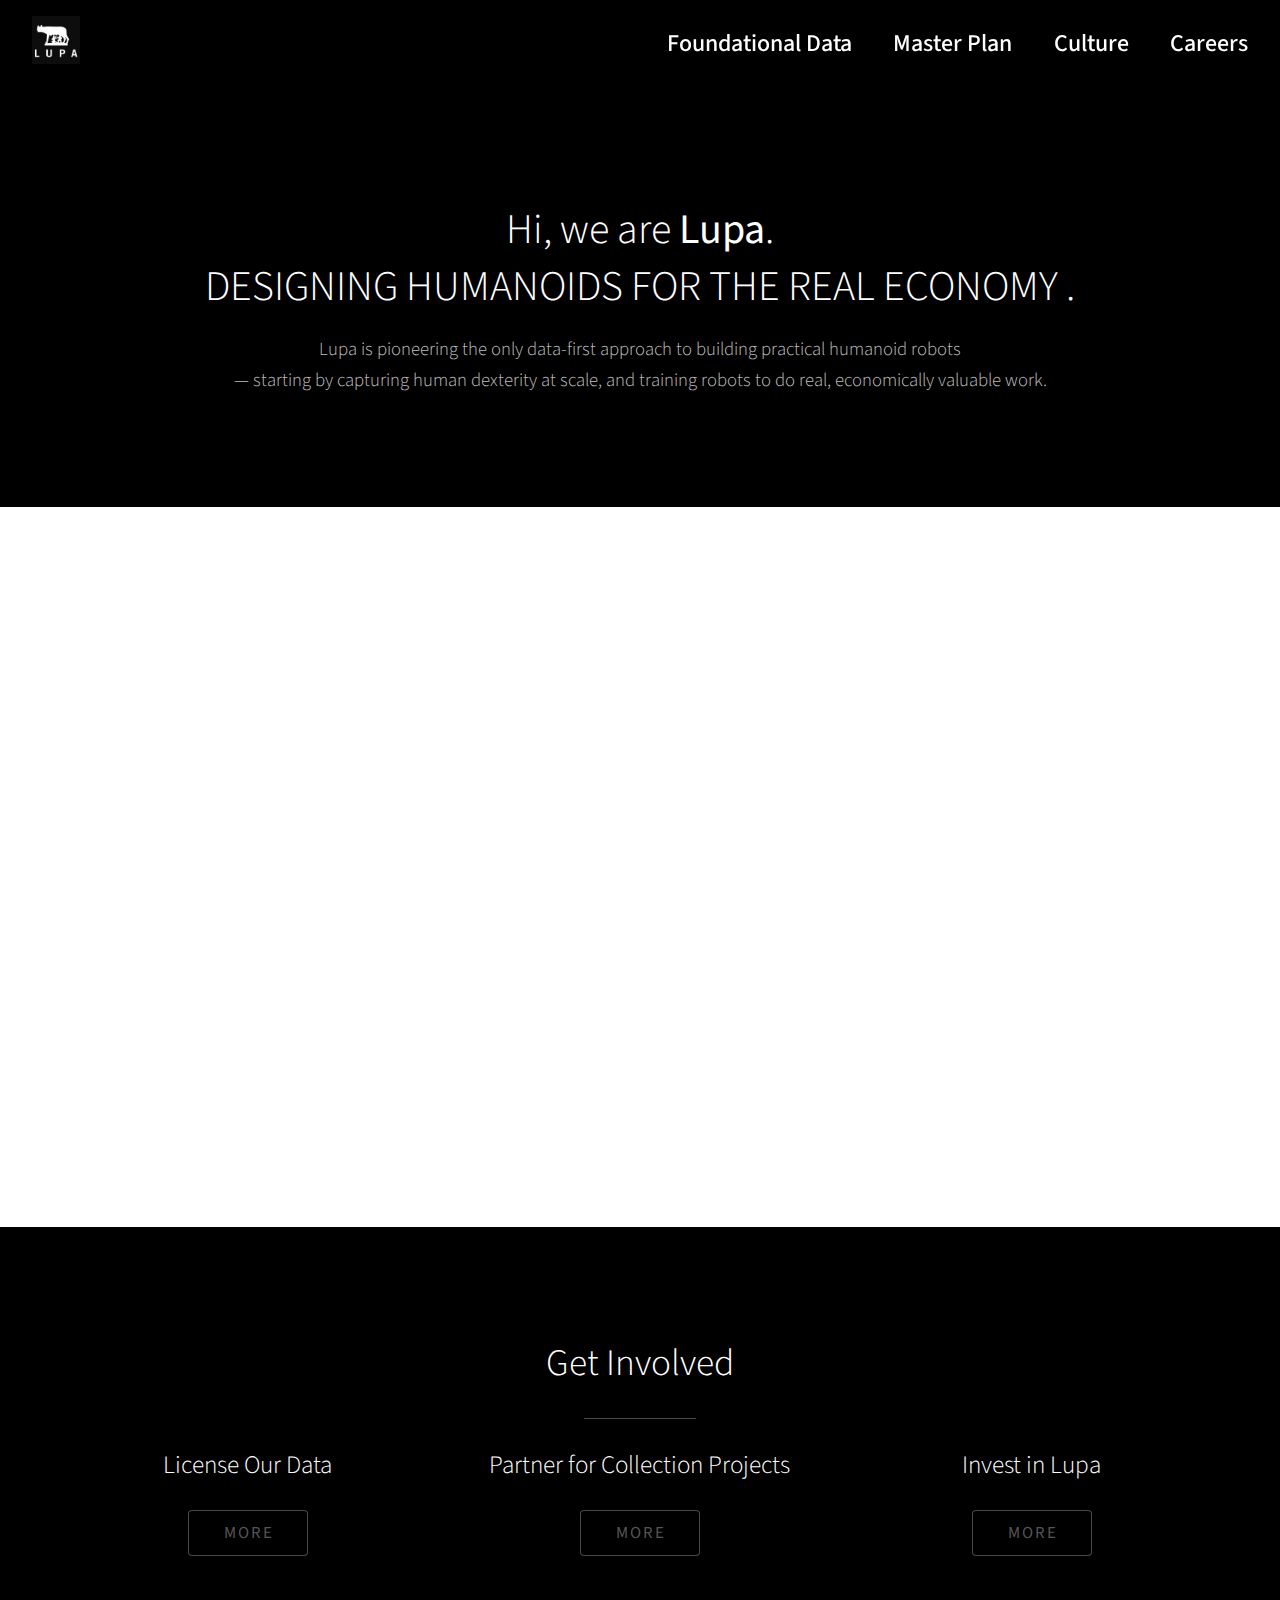
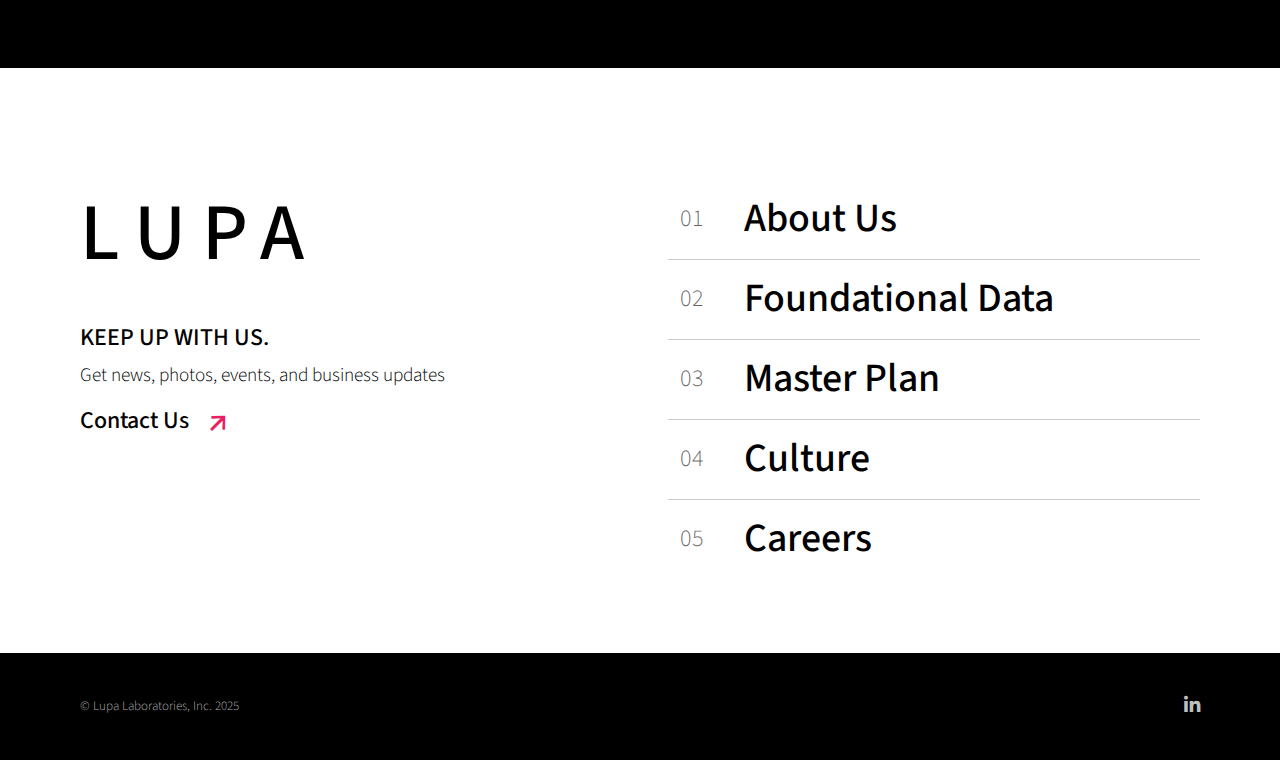
<file: index.html>
<!DOCTYPE HTML>
 
<html>
	<head>
		<title>Lupa Gloves</title>
		<meta charset="utf-8" />
		<meta name="viewport" content="width=device-width, initial-scale=1, user-scalable=no" />
		<link rel="stylesheet" href="assets/css/main.css" />
		<noscript><link rel="stylesheet" href="assets/css/noscript.css" /></noscript>
		<link
			rel="stylesheet"
			href="https://cdnjs.cloudflare.com/ajax/libs/font-awesome/6.4.0/css/all.min.css"
			integrity="sha512-…"
			crossorigin="anonymous"
			referrerpolicy="no-referrer"
		/>
	</head>
	<body class="is-preload">


			<header class="site-header">
				<div class="inner">
 					<a href="index.html" class="site-logo">
						<img src="assets/css/images/Logo.png" alt="Foundation Logo">
					</a>
 					 

 					<button class="hamburger" id="hamburgerBtn" aria-label="Open menu">
						<span></span><span></span><span></span>
					</button>

 					<nav class="site-nav">
					<ul>
						<li><a href="Foundational_data.html">Foundational Data</a></li>
						<li><a href="Master_plan.html">Master Plan</a></li>
						<li><a href="Culture.html">Culture</a></li>
						<li><a href="Careers.html">Careers</a></li>
					</ul>
					</nav>
				</div>

 				<nav class="mobile-nav" id="mobileNav">
					<button class="mobile-close" id="closeMobileNav" aria-label="Close menu">&times;</button>
					<ul>
						<li><a href="Foundational_data.html">Foundational Data</a></li>
						<li><a href="Master_plan.html">Master Plan</a></li>
						<li><a href="Culture.html">Culture</a></li>
						<li><a href="Careers.html">Careers</a></li>
					</ul>
				</nav>

			</header>

		<!-- Header -->
			<section id="header">
				<div class="inner">
			 
					<h1>Hi, we are <strong>Lupa</strong>. <br/> DESIGNING HUMANOIDS FOR THE REAL ECONOMY
					 </a>.</h1>

					
					<p>Lupa is pioneering the only data-first approach to building practical humanoid robots<br />
					— starting by capturing human dexterity at scale, and training robots to do real, economically valuable work.</p>
					 
				</div>
			</section>

		<!-- One -->
		<section id="one" class="main" style="padding: 0; margin: 0;">
			<div style="position: relative; width: 100%; padding-bottom: 56.25%; height: 0; overflow: hidden;">
			  <iframe 
				src="https://www.youtube.com/embed/QW-WlK9_MuI" 
				frameborder="0" 
				allow="autoplay; encrypted-media; fullscreen" 
				allowfullscreen 
				style="position: absolute; top: 0; left: 0; width: 100%; height: 100%;">
			  </iframe>
			</div>
		  </section>

<!-- 		 
			<section id="two" class="main style1 special">
				<div class="container">
 					<header class="major">
						<h2>OUR VALUES</h2>
					</header>

 					<div class="values-grid">
 						<div class="value-item">
							<span class="icon solid style1 major fa-code"></span>
							<h3>Solve the Bottleneck First</h3>
							<p>The core challenge isn't building hands, but teaching them. We prioritize collecting the data that will make robots truly useful, instead of skipping straight to hardware.</p>
						</div>
 						<div class="value-item">
							<span class="icon solid style2 major fa-bolt"></span>
							<h3>Speed with Substance</h3>
							<p> We move quickly, but never at the expense of building systems that can scale to thousands of real-world deployments.</p>
						</div>
 						<div class="value-item">
							<span class="icon solid style3 major fa-camera-retro"></span>
							<h3>Mission-Driven Engineering</h3>
							<p>Our work begins and ends with one purpose: to strengthen Americas industrial capacity and ensure economic resilience.
</p>
						</div>
 						<div class="value-item">
							<span class="icon solid style4 major fa-cog"></span>
							<h3>Radical Practicality</h3>
							<p>We choose solutions that work outside the lab. We focus on training robots that adapt to messy, unpredictable, human environments.</p>
						</div>
 						<div class="value-item">
							<span class="icon solid style5 major fa-desktop"></span>
							<h3>Build What Matters Most</h3>
							<p>We keep our eyes on what will matter in 10, 20, 30 years: robots that multiply productive capacity, protect supply chains, and secure strategic advantage — not incremental gadgets.</p>
						</div>
					 
					</div>
				</div>
			</section> -->


		<!-- Three -->
		<section id="three" class="main style1 special">
			<div class="container">
				<header class="major">
					<h2>Get Involved</h2>
				</header>
				 <div class="row gtr-150">
					<div class="col-4 col-12-medium">
						 <h3>License Our Data</h3>
						<ul class="actions special">
							<li><a href="https://forms.gle/X7XNd62VMEFLkJse7" class="button">More</a></li>
						</ul>
					</div>
					<div class="col-4 col-12-medium">
						 <h3>Partner for Collection Projects</h3>
						<ul class="actions special">
							<li><a href="https://forms.gle/BxB1VJLhaoxtvJhd6" class="button">More</a></li>
						</ul>
					</div>
					<div class="col-4 col-12-medium">
						 <h3>Invest in Lupa</h3>
						<ul class="actions special">
							<li><a href="https://forms.gle/c6SVmATaDXQ9voHC8" class="button">More</a></li>
						</ul>
					</div>
				</div>
			</div>
		</section>

		<!-- bottom menu -->
		 <section id="every-page-bottom-menu" class="main style1-white">
			<div class="container">
				<div class="row gtr-150">
					<!-- left side -->
					<div class="col-6 col-12-medium">

						<aside class="everyPage-left-area">
							<h2 class="everyPageLogo-name">LUPA</h2>


							 <div class="newsletter">
								<h3 class="newsletter-title">KEEP UP WITH US.</h3>
								<p class="newsletter-subtitle">
									Get news, photos, events, and business updates
								</p>
							 

								 
								<a href="#"  class="contact-link-every-page-menu open-contact">Contact Us</a>  

								<!-- <div id="contactPanel" class="contact-panel">
									<div class="contact-overlay" id="closeContact"></div>
									<div class="contact-dialog">
										<button class="close-btn" id="closeContactBtn">&times;</button>
										<h2>WHAT'S ON YOUR MIND?</h2>
										<p>We'll get back to you as soon as possible.</p>
										<label>
											First Name*<br/>
											<input type="text" id="firstName" placeholder="First Name">
										</label>
										<label>
											Last Name*<br/>
											<input type="text" id="lastName" placeholder="Last Name">
										</label>
										<label>
											Email*<br/>
											<input type="email" id="email" placeholder="Email">
										</label>
										<label>
											Subject*<br/>
											<input type="text" id="subject" placeholder="Subject">
										</label>
										<label>
											Message*<br/>
											<textarea id="message" rows="4" placeholder="Message"></textarea>
										</label>
										<button id="sendMail" class="submit-btn">Submit</button>
									</div>
								</div> -->


								<div id="contactPanel" class="contact-panel">
									<div class="contact-overlay" id="closeContact"></div>
									<div class="contact-dialog">
										<button class="close-btn" id="closeContactBtn">&times;</button>
										<h2>WHAT'S ON YOUR MIND?</h2>
										<p>We'll get back to you as soon as possible.</p>

 										<form
										action="https://docs.google.com/forms/d/1cRUkl9FZp_6mOtaCLOQ781o3aFAEruh4hf8Kh968Z2w/formResponse"
										method="POST"
										target="hidden_iframe"
										>
 										<iframe name="hidden_iframe" style="display:none;"></iframe>

 										<input type="hidden" name="fvv" value="1">
										<input
											type="hidden"
											name="partialResponse"
											value="[null,null,&quot;8239256771224832019&quot;]"
										>
										<input type="hidden" name="pageHistory" value="0">
										<input type="hidden" name="fbzx" value="8239256771224832019">
										<input type="hidden" name="submissionTimestamp" value="-1">

 									 

										<label>
											First Name*<br>
											<input 
											type="text"
											id="lastName"
											name="entry.316992883"
											required
											>
										</label><br>

										<!-- …按同样方式把 Email、Subject、Message …都写上 entry.xxx … -->
										 <label>
											Last name*<br>
											<input 
											type="text"
											id="firstName"
											name="entry.961751382"     
											required
											>
										</label><br>

										<label>
											Email*<br>
											<input 
											type="text"
											id="lastName"
											name="entry.57194714"
											required
											>
										</label><br>


										<label>
											Subject*<br>
											<input 
											type="text"
											id="lastName"
											name="entry.704521683"
											required
											>
										</label><br>

										<label>
											Message*<br>
											<input 
											type="text"
											id="lastName"
											name="entry.861010228"
											required
											>
										</label><br>



										<button type="submit" class="submit-btn">Submit</button>
										</form>
									</div>
								</div>
								
							</div>


							 

							 

						</aside>
 
					</div>
					<!-- right side  -->
					<div class="col-6 col-12-medium">
						<ul class="every-page-each-button">
							<li>
							
								<span class="everyPageButton-number">01</span>
								<a href="index.html" class="everyPageButton-title">About Us</a>
								
							</li>


							<li>
							
								<span class="everyPageButton-number">02</span>
								<a href="Foundational_data.html" class="everyPageButton-title "> Foundational Data</a>
								
							</li>


							<li>
							
								<span class="everyPageButton-number">03</span>
								<a href="Master_plan.html" class="everyPageButton-title ">Master Plan</a>
								
							</li>


							<li>
							
								<span class="everyPageButton-number">04</span>
								<a href="Culture.html" class="everyPageButton-title ">Culture</a>
								
							</li>


							<li>
							
								<span class="everyPageButton-number">05</span>
								<a href="Careers.html" class="everyPageButton-title ">Careers</a>
								
							</li>

						</ul>

					</div>


				</div>
				 
			</div>

		 </section>
		

 

		<!-- Footer -->
			<section id="footer">
				<div class="container">
					<ul class="icons">
						 

						<li>
 							<p class="footer-note">© Lupa Laboratories, Inc. 2025</p>

 							<a href="https://www.linkedin.com/in/edmond-d-19738625b/" class="icon brands alt fa-linkedin-in">
								<span class="label">LinkedIn</span>
							</a>

								
						</li>
					</ul>

				 
				</div>
			</section>



		 
 



			<script>
			 
				const openBtns  = document.querySelectorAll('.open-contact');
				const panel     = document.getElementById('contactPanel');
				const closeBtns = document.querySelectorAll('#closeContact, #closeContactBtn, .contact-overlay');
				const sendBtn   = document.getElementById('sendMail');

	
				openBtns.forEach(btn =>
					btn.addEventListener('click', e => {
					e.preventDefault();
					panel.classList.add('open');
					})
				);

				 
				closeBtns.forEach(btn =>
					btn.addEventListener('click', () => panel.classList.remove('open'))
				);
 
				sendBtn.addEventListener('click', () => {
					const to      = 'nureldinmohamed@college.harvard.edu'; 
					const first   = encodeURIComponent(document.getElementById('firstName').value);
					const last    = encodeURIComponent(document.getElementById('lastName').value);
					const email   = encodeURIComponent(document.getElementById('email').value);
					const subject = encodeURIComponent(document.getElementById('subject').value);
					const body    = encodeURIComponent(
					`From: ${first} ${last} <${email}>\n\n` +
					document.getElementById('message').value
					);
					location.href = `mailto:${to}?subject=${subject}&body=${body}`;
					panel.classList.remove('open');
				});
			</script>


			<script>
				const hamBtn   = document.getElementById('hamburgerBtn');
				const mobileNav = document.getElementById('mobileNav');
				const closeNav   = document.getElementById('closeMobileNav');


				hamBtn.addEventListener('click', () => {
 					hamBtn.classList.toggle('open');
					mobileNav.classList.toggle('open');
				});

 				mobileNav.querySelectorAll('a').forEach(a =>
					a.addEventListener('click', () => {
					hamBtn.classList.remove('open');
					mobileNav.classList.remove('open');
					})
				);

				closeNav.addEventListener('click', () => {
					hamBtn.classList.remove('open');
					mobileNav.classList.remove('open');
				})
			</script>




			


		<!-- Scripts -->
			<script src="assets/js/jquery.min.js"></script>
			<script src="assets/js/jquery.scrolly.min.js"></script>
			<script src="assets/js/browser.min.js"></script>
			<script src="assets/js/breakpoints.min.js"></script>
			<script src="assets/js/util.js"></script>
			<script src="assets/js/main.js"></script>


			

	</body>
</html>
</file>
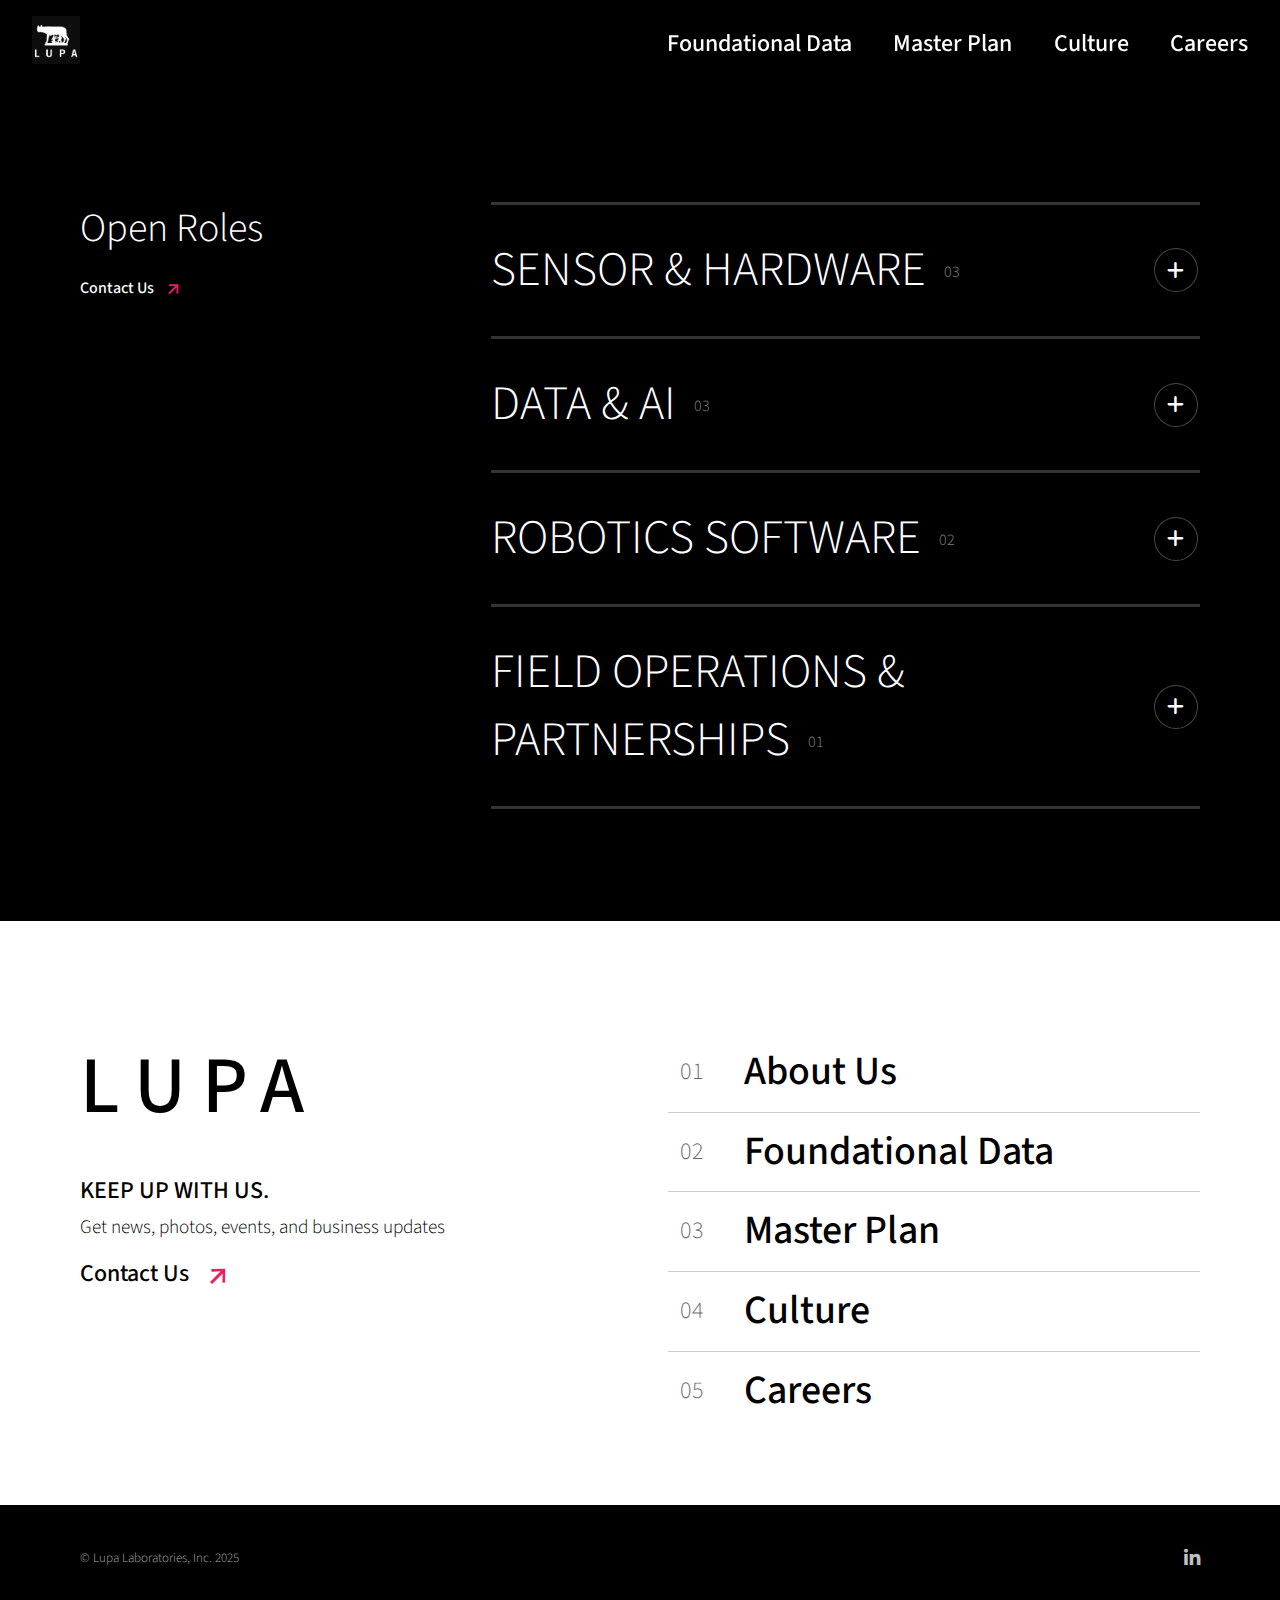
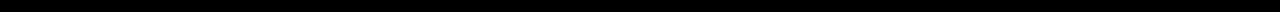
<file: Careers.html>
<!DOCTYPE HTML>
 
<html>
	<head>
		<title>Lupa Gloves</title>
		<meta charset="utf-8" />
		<meta name="viewport" content="width=device-width, initial-scale=1, user-scalable=no" />
		<link rel="stylesheet" href="assets/css/main.css" />
		<noscript><link rel="stylesheet" href="assets/css/noscript.css" /></noscript>
		<link
			rel="stylesheet"
			href="https://cdnjs.cloudflare.com/ajax/libs/font-awesome/6.4.0/css/all.min.css"
			integrity="sha512-…"
			crossorigin="anonymous"
			referrerpolicy="no-referrer"
		/>
	</head>
	<body class="is-preload">

		<header class="site-header">
				<div class="inner">
 					<a href="index.html" class="site-logo">
						<img src="assets/css/images/Logo.png" alt="Foundation Logo">
					</a>
 					<!-- <nav class="site-nav">
						<ul>
							<li><a href="Foundational_data.html"> Foundational Data</a></li>
							<li><a href="Master_plan.html" >Master Plan</a></li>
							<li><a href="Culture.html" >Culture</a></li>
							<li><a href="Careers.html" >Careers</a></li>
						</ul>
					</nav> -->

					 <!-- 汉堡按钮，窄屏时可见 -->
					<button class="hamburger" id="hamburgerBtn" aria-label="Open menu">
						<span></span><span></span><span></span>
					</button>

					<!-- 桌面版导航 -->
					<nav class="site-nav">
					<ul>
						<li><a href="Foundational_data.html">Foundational Data</a></li>
						<li><a href="Master_plan.html">Master Plan</a></li>
						<li><a href="Culture.html">Culture</a></li>
						<li><a href="Careers.html">Careers</a></li>
					</ul>
					</nav>
				</div>

				<!-- 移动版全屏菜单 -->
				<nav class="mobile-nav" id="mobileNav">
					<button class="mobile-close" id="closeMobileNav" aria-label="Close menu">&times;</button>

					<ul>
						<li><a href="Foundational_data.html">Foundational Data</a></li>
						<li><a href="Master_plan.html">Master Plan</a></li>
						<li><a href="Culture.html">Culture</a></li>
						<li><a href="Careers.html">Careers</a></li>
					</ul>
				</nav>

			</header>

 
		<!-- Four -->
		<section id="four" class="main style1 special">
			<div class="container">

				<div class="row gtr-150">
					<div class="col-4 col-12-medium">
						 

						<section class="open-roles">
							<h2>Open Roles</h2>
 							<a href="#" class="contact-link open-contact">Contact Us</a>   

							<!-- <div id="contactPanel" class="contact-panel">
								<div class="contact-overlay" id="closeContact"></div>
								<div class="contact-dialog">
									<button class="close-btn" id="closeContactBtn">&times;</button>
									<h2>WHAT'S ON YOUR MIND?</h2>
									<p>We'll get back to you as soon as possible.</p>
									<label>
										First Name*<br/>
										<input type="text" id="firstName" placeholder="First Name">
									</label>
									<label>
										Last Name*<br/>
										<input type="text" id="lastName" placeholder="Last Name">
									</label>
									<label>
										Email*<br/>
										<input type="email" id="email" placeholder="Email">
									</label>
									<label>
										Subject*<br/>
										<input type="text" id="subject" placeholder="Subject">
									</label>
									<label>
										Message*<br/>
										<textarea id="message" rows="4" placeholder="Message"></textarea>
									</label>
									<button id="sendMail" class="submit-btn">Submit</button>
								</div>
							</div> -->

							<div id="contactPanel" class="contact-panel">
									<div class="contact-overlay" id="closeContact"></div>
									<div class="contact-dialog">
										<button class="close-btn" id="closeContactBtn">&times;</button>
										<h2>WHAT'S ON YOUR MIND?</h2>
										<p>We'll get back to you as soon as possible.</p>

 										<form
										action="https://docs.google.com/forms/d/1cRUkl9FZp_6mOtaCLOQ781o3aFAEruh4hf8Kh968Z2w/formResponse"
										method="POST"
										target="hidden_iframe"
										>
 										<iframe name="hidden_iframe" style="display:none;"></iframe>

 										<input type="hidden" name="fvv" value="1">
										<input
											type="hidden"
											name="partialResponse"
											value="[null,null,&quot;8239256771224832019&quot;]"
										>
										<input type="hidden" name="pageHistory" value="0">
										<input type="hidden" name="fbzx" value="8239256771224832019">
										<input type="hidden" name="submissionTimestamp" value="-1">

 									 

										<label>
											First Name*<br>
											<input 
											type="text"
											id="lastName"
											name="entry.316992883"
											required
											>
										</label><br>

										<!-- …按同样方式把 Email、Subject、Message …都写上 entry.xxx … -->
										 <label>
											Last name*<br>
											<input 
											type="text"
											id="firstName"
											name="entry.961751382"     
											required
											>
										</label><br>

										<label>
											Email*<br>
											<input 
											type="text"
											id="lastName"
											name="entry.57194714"
											required
											>
										</label><br>


										<label>
											Subject*<br>
											<input 
											type="text"
											id="lastName"
											name="entry.704521683"
											required
											>
										</label><br>

										<label>
											Message*<br>
											<input 
											type="text"
											id="lastName"
											name="entry.861010228"
											required
											>
										</label><br>



										<button type="submit" class="submit-btn">Submit</button>
										</form>
									</div>

							

							
 						</section>							 

					 


					</div>

					<div class="col-8 col-12-medium">
						<aside class="roles">
							<ul class="roles-list">

								<li class="role-item">
									<!-- first line: title & button -->
									<div class="role-header">
										<span class="role-name" id="we-build-real-things">
											SENSOR & HARDWARE <sup class="role-count">03</sup>
										</span>


										<!-- button -->
										<div class="submenu-container toggle-btn" >
 											<button class="gradient-circle">
												<i class="fas fa-plus"></i>
											</button>
										</div>
									</div>



									<!-- second line explaination -->
 									<div class="role-description word-hide">
										<ul class="job-submenu">
											<li>
												<span class="job-location">San Francisco Bay Area, CA</span>
												<span class="job-title">Sensor Design Engineer</span>
												<a href="job_description_pages/Sensor_Design_Engineer.html" class = "apply-link">Apply now
													<i class="fas fa-arrow-right"></i>
												</a>
											</li>

											<li>
												<span class="job-location">San Francisco Bay Area, CA</span>
												<span class="job-title">Embedded Systems Engineer</span>
												<a href="job_description_pages/Enbedded_Systems_Engineer.html" class = "apply-link">Apply now
													<i class="fas fa-arrow-right"></i>
												</a>
											</li>

											<li>
												<span class="job-location">San Francisco Bay Area, CA</span>
												<span class="job-title">Mechanical Engineer</span>
												<a href="job_description_pages/Mechanical_Engineer.html" class = "apply-link">Apply now
													<i class="fas fa-arrow-right"></i>
												</a>
											</li>


										</ul>
 									</div>
									
								</li>







								<li class="role-item">
									<!-- first line: title & button -->
									<div class="role-header">
										<span class="role-name" id="we-value-technical-excellence">
											DATA & AI <sup class="role-count">03</sup>
										</span>
										<!-- button -->
										<div class="submenu-container toggle-btn">
 											<button class="gradient-circle">
												<i class="fas fa-plus"></i>
											</button>
										</div>
									</div>
									<!-- second line explaination -->
 									<div class="role-description word-hide">
										<ul class="job-submenu">
											<li>
												<span class="job-location">San Francisco Bay Area, CA</span>
												<span class="job-title">Data Pipeline Engineer</span>
												<a href="job_description_pages/Data_Pipeline_Engineer.html" class = "apply-link">Apply now
													<i class="fas fa-arrow-right"></i>
												</a>
											</li>

											<li>
												<span class="job-location">San Francisco Bay Area, CA</span>
												<span class="job-title">Data Annotation Engineer</span>
												<a href="job_description_pages/Data_Annotation_Engineer.html" class = "apply-link">Apply now
													<i class="fas fa-arrow-right"></i>
												</a>
											</li>

											<li>
												<span class="job-location">San Francisco Bay Area, CA</span>
												<span class="job-title">AI Research Scientist - Dexterous Manipulation</span>
												<a href="job_description_pages/Al_Research_Scientist.html" class = "apply-link">Apply now
													<i class="fas fa-arrow-right"></i>
												</a>
											</li>


										</ul>
 									</div>
									
								</li>





								<li class="role-item">
									<!-- first line: title & button -->
									<div class="role-header">
										<span class="role-name" id="we-value-technical-excellence">
											ROBOTICS SOFTWARE <sup class="role-count">02</sup>
										</span>
										<!-- button -->
										<div class="submenu-container toggle-btn">
 											<button class="gradient-circle">
												<i class="fas fa-plus"></i>
											</button>
										</div>
									</div>
									<!-- second line explaination -->
 									<div class="role-description word-hide">
										<ul class="job-submenu">
											<li>
												<span class="job-location">San Francisco Bay Area, CA</span>
												<span class="job-title">Robotics Controls Engineer</span>
												<a href="job_description_pages/Robotics_Controls_Engineer.html" class = "apply-link">Apply now
													<i class="fas fa-arrow-right"></i>
												</a>
											</li>

											<li>
												<span class="job-location">San Francisco Bay Area, CA</span>
												<span class="job-title">Simulation Engineer</span>
												<a href="job_description_pages/Simulation_Engineer.html" class = "apply-link">Apply now
													<i class="fas fa-arrow-right"></i>
												</a>
											</li>

										 


										</ul>
 									</div>
									
								</li>


								<li class="role-item">
									<!-- first line: title & button -->
									<div class="role-header">
										<span class="role-name">
											FIELD OPERATIONS & PARTNERSHIPS</sup> <sup class="role-count">01</sup>
										</span>
										<!-- button -->
										<div class="submenu-container toggle-btn">
 											<button class="gradient-circle">
												<i class="fas fa-plus"></i>
											</button>
										</div>
									</div>
									<!-- second line explaination -->
 									<div class="role-description word-hide">
										<ul class="job-submenu">
											<li>
												<span class="job-location">Flexible</span>
												<span class="job-title">Field Deployment Engineer</span>
												<a href="job_description_pages/Field_Deployment_Engineer.html" class = "apply-link">Apply now
													<i class="fas fa-arrow-right"></i>
												</a>
											</li>

										 

										 


										</ul>
 									</div>
									
								</li>


  
 
								
							</ul>
						</aside>
					</div>
				</div>

					




			</div>
		</section>	


		 <section id="every-page-bottom-menu" class="main style1-white">
			<div class="container">
				<div class="row gtr-150">
					<!-- left side -->
					<div class="col-6 col-12-medium">

						<aside class="everyPage-left-area">
							<h2 class="everyPageLogo-name">LUPA</h2>


							 <div class="newsletter">
								<h3 class="newsletter-title">KEEP UP WITH US.</h3>
								<p class="newsletter-subtitle">
									Get news, photos, events, and business updates
								</p>
							 

								 
								<a href="#"  class="contact-link-every-page-menu open-contact">Contact Us</a>  

								<!-- <div id="contactPanel" class="contact-panel">
									<div class="contact-overlay" id="closeContact"></div>
									<div class="contact-dialog">
										<button class="close-btn" id="closeContactBtn">&times;</button>
										<h2>WHAT'S ON YOUR MIND?</h2>
										<p>We'll get back to you as soon as possible.</p>
										<label>
											First Name*<br/>
											<input type="text" id="firstName" placeholder="First Name">
										</label>
										<label>
											Last Name*<br/>
											<input type="text" id="lastName" placeholder="Last Name">
										</label>
										<label>
											Email*<br/>
											<input type="email" id="email" placeholder="Email">
										</label>
										<label>
											Subject*<br/>
											<input type="text" id="subject" placeholder="Subject">
										</label>
										<label>
											Message*<br/>
											<textarea id="message" rows="4" placeholder="Message"></textarea>
										</label>
										<button id="sendMail" class="submit-btn">Submit</button>
									</div>
								</div> -->


								<div id="contactPanel" class="contact-panel">
									<div class="contact-overlay" id="closeContact"></div>
									<div class="contact-dialog">
										<button class="close-btn" id="closeContactBtn">&times;</button>
										<h2>WHAT'S ON YOUR MIND?</h2>
										<p>We'll get back to you as soon as possible.</p>

 										<form
										action="https://docs.google.com/forms/d/1cRUkl9FZp_6mOtaCLOQ781o3aFAEruh4hf8Kh968Z2w/formResponse"
										method="POST"
										target="hidden_iframe"
										>
 										<iframe name="hidden_iframe" style="display:none;"></iframe>

 										<input type="hidden" name="fvv" value="1">
										<input
											type="hidden"
											name="partialResponse"
											value="[null,null,&quot;8239256771224832019&quot;]"
										>
										<input type="hidden" name="pageHistory" value="0">
										<input type="hidden" name="fbzx" value="8239256771224832019">
										<input type="hidden" name="submissionTimestamp" value="-1">

 									 

										<label>
											First Name*<br>
											<input 
											type="text"
											id="lastName"
											name="entry.316992883"
											required
											>
										</label><br>

										<!-- …按同样方式把 Email、Subject、Message …都写上 entry.xxx … -->
										 <label>
											Last name*<br>
											<input 
											type="text"
											id="firstName"
											name="entry.961751382"     
											required
											>
										</label><br>

										<label>
											Email*<br>
											<input 
											type="text"
											id="lastName"
											name="entry.57194714"
											required
											>
										</label><br>


										<label>
											Subject*<br>
											<input 
											type="text"
											id="lastName"
											name="entry.704521683"
											required
											>
										</label><br>

										<label>
											Message*<br>
											<input 
											type="text"
											id="lastName"
											name="entry.861010228"
											required
											>
										</label><br>



										<button type="submit" class="submit-btn">Submit</button>
										</form>
									</div>
								</div>
								
							</div>


							 

							 

						</aside>
 
					</div>
					<!-- right side  -->
					<div class="col-6 col-12-medium">
						<ul class="every-page-each-button">
							<li>
							
								<span class="everyPageButton-number">01</span>
								<a href="index.html" class="everyPageButton-title">About Us</a>
								
							</li>


							<li>
							
								<span class="everyPageButton-number">02</span>
								<a href="Foundational_data.html" class="everyPageButton-title "> Foundational Data</a>
								
							</li>


							<li>
							
								<span class="everyPageButton-number">03</span>
								<a href="Master_plan.html" class="everyPageButton-title ">Master Plan</a>
								
							</li>


							<li>
							
								<span class="everyPageButton-number">04</span>
								<a href="Culture.html" class="everyPageButton-title ">Culture</a>
								
							</li>


							<li>
							
								<span class="everyPageButton-number">05</span>
								<a href="Careers.html" class="everyPageButton-title ">Careers</a>
								
							</li>

						</ul>

					</div>


				</div>
				 
			</div>

		 </section>

	 

		<!-- Footer -->
			<section id="footer">
				<div class="container">
					<ul class="icons">
						 

						<li>
 							<p class="footer-note">© Lupa Laboratories, Inc. 2025</p>

 							<a href="https://www.linkedin.com/in/edmond-d-19738625b/" class="icon brands alt fa-linkedin-in">
								<span class="label">LinkedIn</span>
							</a>

								
						</li>
					</ul>

				 
				</div>
			</section>



			 


		<!-- Scripts -->
			<script src="assets/js/jquery.min.js"></script>
			<script src="assets/js/jquery.scrolly.min.js"></script>
			<script src="assets/js/browser.min.js"></script>
			<script src="assets/js/breakpoints.min.js"></script>
			<script src="assets/js/util.js"></script>
			<script src="assets/js/main.js"></script>



			<script>
 				document.querySelectorAll('#toc a').forEach(link => {
				link.addEventListener('click', e => {
					e.preventDefault();
					document
					.querySelector(link.getAttribute('href'))
					.scrollIntoView({ behavior: 'smooth', block: 'start' });
				});
				});

 				const sections = document.querySelectorAll('main section[id]');
				const tocLinks = document.querySelectorAll('#toc a');

 				const io = new IntersectionObserver(entries => {
				entries.forEach(entry => {
					const id = entry.target.id;
					const tocLink = document.querySelector(`#toc a[href="#${id}"]`);
					if (entry.isIntersecting) {
					tocLinks.forEach(a => a.classList.remove('active'));
					tocLink.classList.add('active');
					}
				});
				}, {
				root: null,
				rootMargin: '0px 0px -80% 0px'
				});

 				sections.forEach(sec => io.observe(sec));
			</script>


			<script>
				document.querySelectorAll('.toggle-btn').forEach(btn => {
					btn.addEventListener('click', e => {
 					const item = e.currentTarget.closest('.role-item');
 					item.classList.toggle('expanded');
 					const icon = e.currentTarget.querySelector('i');
					if (item.classList.contains('expanded')) {
						icon.classList.replace('fa-plus', 'fa-minus');
					} else {
						icon.classList.replace('fa-minus', 'fa-plus');
					}
					});
				});
			</script>

			<script>
			 
				const openBtns  = document.querySelectorAll('.open-contact');
				const panel     = document.getElementById('contactPanel');
				const closeBtns = document.querySelectorAll('#closeContact, #closeContactBtn, .contact-overlay');
				const sendBtn   = document.getElementById('sendMail');

	
				openBtns.forEach(btn =>
					btn.addEventListener('click', e => {
					e.preventDefault();
					panel.classList.add('open');
					})
				);

				 
				closeBtns.forEach(btn =>
					btn.addEventListener('click', () => panel.classList.remove('open'))
				);
 
				sendBtn.addEventListener('click', () => {
					const to      = 'nureldinmohamed@college.harvard.edu'; 
					const first   = encodeURIComponent(document.getElementById('firstName').value);
					const last    = encodeURIComponent(document.getElementById('lastName').value);
					const email   = encodeURIComponent(document.getElementById('email').value);
					const subject = encodeURIComponent(document.getElementById('subject').value);
					const body    = encodeURIComponent(
					`From: ${first} ${last} <${email}>\n\n` +
					document.getElementById('message').value
					);
					location.href = `mailto:${to}?subject=${subject}&body=${body}`;
					panel.classList.remove('open');
				});
			</script>


			<script>
				const hamBtn   = document.getElementById('hamburgerBtn');
				const mobileNav = document.getElementById('mobileNav');
				const closeNav   = document.getElementById('closeMobileNav');


				hamBtn.addEventListener('click', () => {
 					hamBtn.classList.toggle('open');
					mobileNav.classList.toggle('open');
				});

 				mobileNav.querySelectorAll('a').forEach(a =>
					a.addEventListener('click', () => {
					hamBtn.classList.remove('open');
					mobileNav.classList.remove('open');
					})
				);

				closeNav.addEventListener('click', () => {
					hamBtn.classList.remove('open');
					mobileNav.classList.remove('open');
				})
			</script>
			

	</body>
</html>
</file>
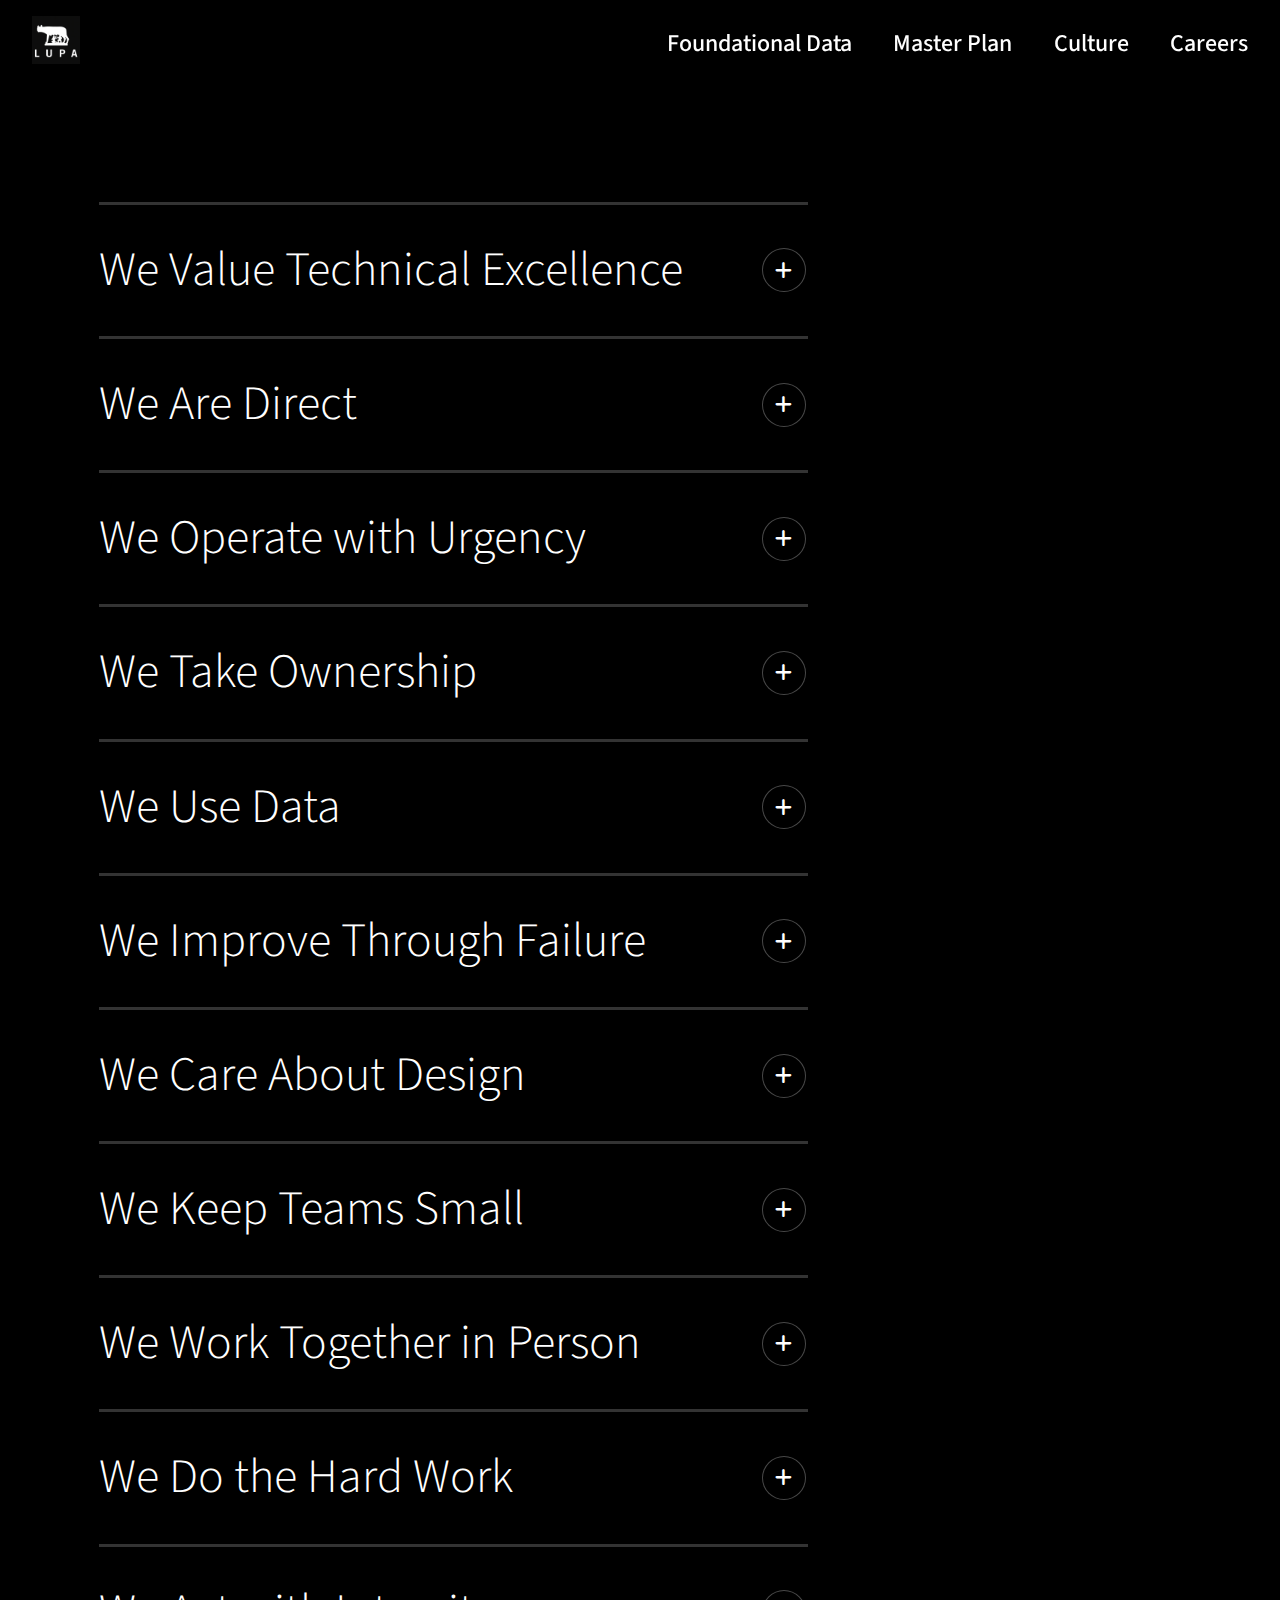
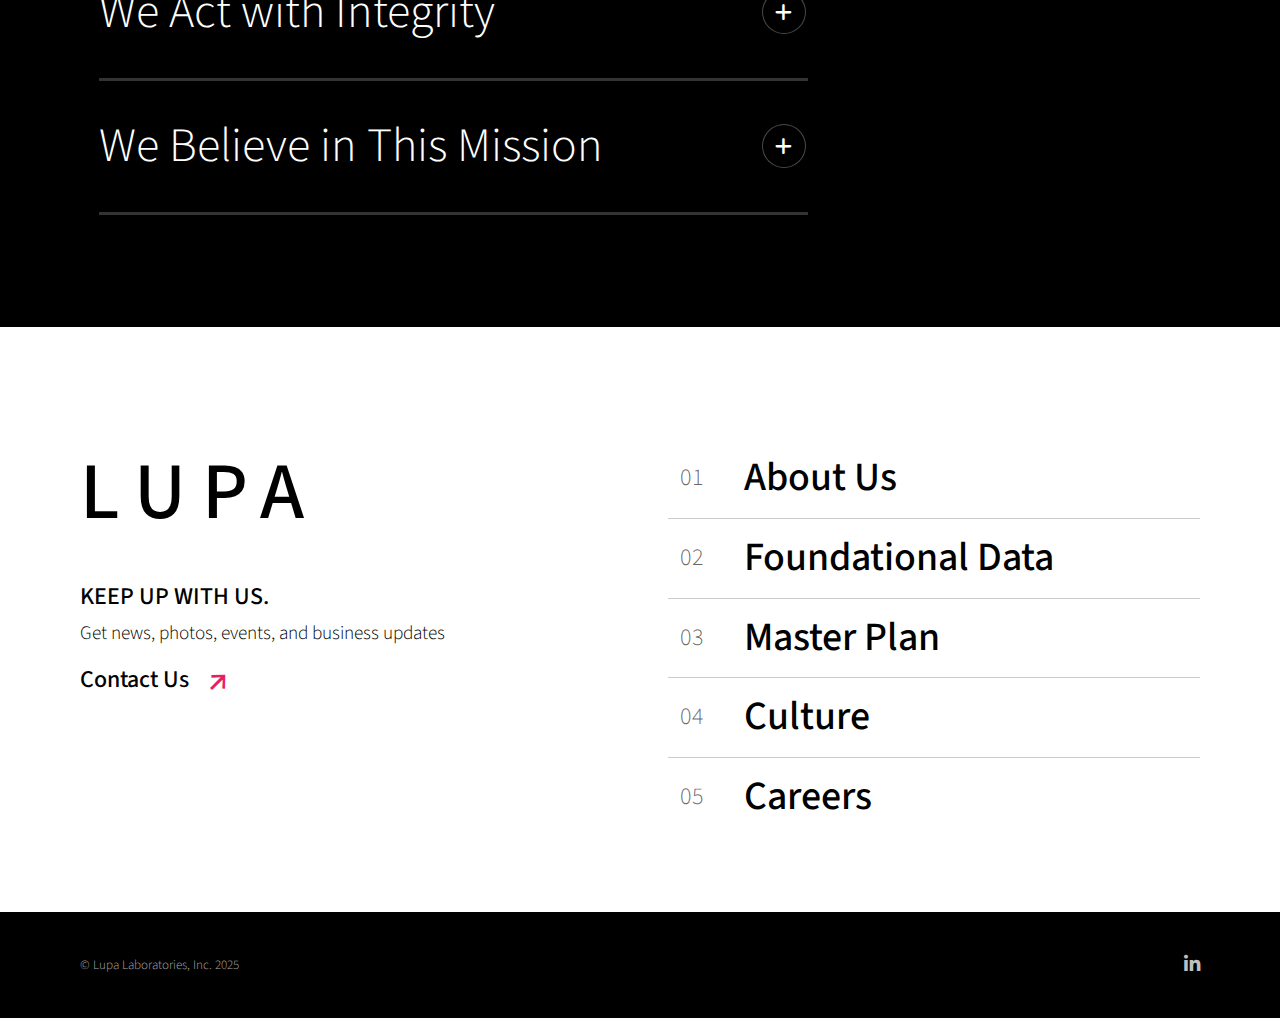
<file: Culture.html>
<!DOCTYPE HTML>
 
<html>
	<head>
		<title>Lupa Gloves</title>
		<meta charset="utf-8" />
		<meta name="viewport" content="width=device-width, initial-scale=1, user-scalable=no" />
		<link rel="stylesheet" href="assets/css/main.css" />
		<noscript><link rel="stylesheet" href="assets/css/noscript.css" /></noscript>
		<link
			rel="stylesheet"
			href="https://cdnjs.cloudflare.com/ajax/libs/font-awesome/6.4.0/css/all.min.css"
			integrity="sha512-…"
			crossorigin="anonymous"
			referrerpolicy="no-referrer"
		/>
		<meta name="wb:op" content="4fd5b2583ad683a5fcd8353386646b11"/>
	</head>
	<body class="is-preload">
		<header class="site-header">
				<div class="inner">
 					<a href="index.html" class="site-logo">
						<img src="assets/css/images/Logo.png" alt="Foundation Logo">
					</a>
 					<!-- <nav class="site-nav">
						<ul>
							<li><a href="Foundational_data.html"> Foundational Data</a></li>
							<li><a href="Master_plan.html" >Master Plan</a></li>
							<li><a href="Culture.html" >Culture</a></li>
							<li><a href="Careers.html" >Careers</a></li>
						</ul>
					</nav> -->

					 <!-- 汉堡按钮，窄屏时可见 -->
					<button class="hamburger" id="hamburgerBtn" aria-label="Open menu">
						<span></span><span></span><span></span>
					</button>

					<!-- 桌面版导航 -->
					<nav class="site-nav">
					<ul>
						<li><a href="Foundational_data.html">Foundational Data</a></li>
						<li><a href="Master_plan.html">Master Plan</a></li>
						<li><a href="Culture.html">Culture</a></li>
						<li><a href="Careers.html">Careers</a></li>
					</ul>
					</nav>
				</div>

				<!-- 移动版全屏菜单 -->
				<nav class="mobile-nav" id="mobileNav">
					<button class="mobile-close" id="closeMobileNav" aria-label="Close menu">&times;</button>
					<ul>
						<li><a href="Foundational_data.html">Foundational Data</a></li>
						<li><a href="Master_plan.html">Master Plan</a></li>
						<li><a href="Culture.html">Culture</a></li>
						<li><a href="Careers.html">Careers</a></li>
					</ul>
				</nav>

			</header>

 
		<!-- Four -->
		<section id="four" class="main style1 special">
			<div class="container">

				<div class="row gtr-150">
					<!-- <div class="col-4 col-12-medium">
						

						<aside id="toc">
							<nav>
								<ul>
									<li><a href="#we-build-real-things">Start</a></li>
								
									<li><a href="#We-believe-in">End</a></li>
								</ul>
							</nav>
						</aside>


					</div> -->

					<div class="col-8 col-12-medium">
						<aside class="roles">
							<ul class="roles-list">

								<!-- <li class="role-item">
 									<div class="role-header">
										<span class="role-name" id="we-build-real-things">
											We Build Real Things</sup>
										</span> -->


										<!-- button -->
										<!-- <div class="submenu-container toggle-btn" >
 											<button class="gradient-circle">
												<i class="fas fa-plus"></i>
											</button>
										</div>
									</div> -->



									<!-- second line explaination -->
								
									<!-- <p class="role-description word-hide">
										We build real things that solve real problems. We care about outcomes, not optics.
									</p>
									
								</li> -->







								<li class="role-item">
									<!-- first line: title & button -->
									<div class="role-header">
										<span class="role-name" id="we-value-technical-excellence">
											We Value Technical Excellence</sup>
										</span>
										<!-- button -->
										<div class="submenu-container toggle-btn">
 											<button class="gradient-circle">
												<i class="fas fa-plus"></i>
											</button>
										</div>
									</div>
									<!-- second line explaination -->
 									<p class="role-description word-hide">
										We hire people who know their craft, stay curious, and constantly push their own limits.
									</p>
									
								</li>




								<li class="role-item">
									<!-- first line: title & button -->
									<div class="role-header">
										<span class="role-name">
											We Are Direct</sup>
										</span>
										<!-- button -->
										<div class="submenu-container toggle-btn">
 											<button class="gradient-circle">
												<i class="fas fa-plus"></i>
											</button>
										</div>
									</div>
									<!-- second line explaination -->
 									<p class="role-description word-hide">
										We communicate clearly, even when it's uncomfortable. We don't sugarcoat or play politics.
									</p>
									
								</li>


								<li class="role-item">
									<!-- first line: title & button -->
									<div class="role-header">
										<span class="role-name">
											We Operate with Urgency</sup>
										</span>
										<!-- button -->
										<div class="submenu-container toggle-btn">
 											<button class="gradient-circle">
												<i class="fas fa-plus"></i>
											</button>
										</div>
									</div>
									<!-- second line explaination -->
 									<p class="role-description word-hide">
										We move fast because the mission matters, and waiting around doesn't help anyone.
									</p>
									
								</li>



								<li class="role-item">
									<!-- first line: title & button -->
									<div class="role-header">
										<span class="role-name">
											We Take Ownership</sup>
										</span>
										<!-- button -->
										<div class="submenu-container toggle-btn">
 											<button class="gradient-circle">
												<i class="fas fa-plus"></i>
											</button>
										</div>
									</div>
									<!-- second line explaination -->
 									<p class="role-description word-hide">
										We don't need managers to keep us busy. Everyone here takes ownership and holds themselves accountable.
									</p>
									
								</li>


								<li class="role-item">
									<!-- first line: title & button -->
									<div class="role-header">
										<span class="role-name">
											We Use Data</sup>
										</span>
										<!-- button -->
										<div class="submenu-container toggle-btn">
 											<button class="gradient-circle">
												<i class="fas fa-plus"></i>
											</button>
										</div>
									</div>
									<!-- second line explaination -->
									 
									<p class="role-description word-hide">
										We use data, not opinions, to make decisions. When the facts change, we adapt.
									</p>
									
								</li>



								<li class="role-item">
									<!-- first line: title & button -->
									<div class="role-header">
										<span class="role-name">
											We Improve Through Failure</sup>
										</span>
										<!-- button -->
										<div class="submenu-container toggle-btn">
											 
											<button class="gradient-circle">
												<i class="fas fa-plus"></i>
											</button>
										</div>
									</div>
									<!-- second line explaination -->
									 
									<p class="role-description word-hide">
										Failures are essential to progress. We don't dwell or assign blame—we figure out what went wrong and move forward better.
									</p>
									
								</li>




								<li class="role-item">
									<!-- first line: title & button -->
									<div class="role-header">
										<span class="role-name">
											We Care About Design</sup>
										</span>
										<!-- button -->
										<div class="submenu-container toggle-btn">
											 
											<button class="gradient-circle">
												<i class="fas fa-plus"></i>
											</button>
										</div>
									</div>
									<!-- second line explaination -->
									 
									<p class="role-description word-hide">
										We care deeply about design and detail. Our products must work flawlessly and make sense to the people who use them.
									</p>
									
								</li>





								<li class="role-item">
									<!-- first line: title & button -->
									<div class="role-header">
										<span class="role-name">
											We Keep Teams Small</sup>
										</span>
										<!-- button -->
										<div class="submenu-container toggle-btn">
											 
											<button class="gradient-circle">
												<i class="fas fa-plus"></i>
											</button>
										</div>
									</div>
									<!-- second line explaination -->
									 
									<p class="role-description word-hide">
										Small, focused teams accomplish more than large, unfocused ones. We keep things lean so we can stay nimble.
									</p>
									
								</li>



								<li class="role-item">
									<!-- first line: title & button -->
									<div class="role-header">
										<span class="role-name">
											We Work Together in Person</sup>
										</span>
										<!-- button -->
										<div class="submenu-container toggle-btn">
											 
											<button class="gradient-circle">
												<i class="fas fa-plus"></i>
											</button>
										</div>
									</div>
									<!-- second line explaination -->
									 
									<p class="role-description word-hide">
										Proximity speeds up iteration, eliminates confusion, and builds trust. We prefer to work together in person.
									</p>
									
								</li>


								<li class="role-item">
									<!-- first line: title & button -->
									<div class="role-header">
										<span class="role-name">
											We Do the Hard Work</sup>
										</span>
										<!-- button -->
										<div class="submenu-container toggle-btn">
											 
											<button class="gradient-circle">
												<i class="fas fa-plus"></i>
											</button>
										</div>
									</div>
									<!-- second line explaination -->
									 
									<p class="role-description word-hide">
										We don't chase hype. We do the hard, often boring work that makes systems robust in the real world.
									</p>
									
								</li>



								<li class="role-item">
									<!-- first line: title & button -->
									<div class="role-header">
										<span class="role-name">
											We Act with Integrity</sup>
										</span>
										<!-- button -->
										<div class="submenu-container toggle-btn">
											 
											<button class="gradient-circle">
												<i class="fas fa-plus"></i>
											</button>
										</div>
									</div>
									<!-- second line explaination -->
									 
									<p class="role-description word-hide">
										We don't compromise on integrity. We act with honesty, internally and externally, even when it's inconvenient.
									</p>
									
								</li>




								<li class="role-item">
									<!-- first line: title & button -->
									<div class="role-header">
										<span class="role-name" id="We-believe-in">
											We Believe in This Mission</sup>
										</span>
										<!-- button -->
										<div class="submenu-container toggle-btn">
											 
											<button class="gradient-circle">
												<i class="fas fa-plus"></i>
											</button>
										</div>
									</div>
									<!-- second line explaination -->
									 
									<p class="role-description word-hide">
										We believe what we're building will fundamentally change how work gets done. That's why we're here.
									</p>
									
								</li>
								
							</ul>
						</aside>
					</div>
				</div>

					




			</div>
		</section>	


		 <section id="every-page-bottom-menu" class="main style1-white">
			<div class="container">
				<div class="row gtr-150">
					<!-- left side -->
					<div class="col-6 col-12-medium">

						<aside class="everyPage-left-area">
							<h2 class="everyPageLogo-name">LUPA</h2>


							 <div class="newsletter">
								<h3 class="newsletter-title">KEEP UP WITH US.</h3>
								<p class="newsletter-subtitle">
									Get news, photos, events, and business updates
								</p>
							 

								 
								<a href="#"  class="contact-link-every-page-menu open-contact">Contact Us</a>  

								<!-- <div id="contactPanel" class="contact-panel">
									<div class="contact-overlay" id="closeContact"></div>
									<div class="contact-dialog">
										<button class="close-btn" id="closeContactBtn">&times;</button>
										<h2>WHAT'S ON YOUR MIND?</h2>
										<p>We'll get back to you as soon as possible.</p>
										<label>
											First Name*<br/>
											<input type="text" id="firstName" placeholder="First Name">
										</label>
										<label>
											Last Name*<br/>
											<input type="text" id="lastName" placeholder="Last Name">
										</label>
										<label>
											Email*<br/>
											<input type="email" id="email" placeholder="Email">
										</label>
										<label>
											Subject*<br/>
											<input type="text" id="subject" placeholder="Subject">
										</label>
										<label>
											Message*<br/>
											<textarea id="message" rows="4" placeholder="Message"></textarea>
										</label>
										<button id="sendMail" class="submit-btn">Submit</button>
									</div>
								</div> -->


								<div id="contactPanel" class="contact-panel">
									<div class="contact-overlay" id="closeContact"></div>
									<div class="contact-dialog">
										<button class="close-btn" id="closeContactBtn">&times;</button>
										<h2>WHAT'S ON YOUR MIND?</h2>
										<p>We'll get back to you as soon as possible.</p>

 										<form
										action="https://docs.google.com/forms/d/1cRUkl9FZp_6mOtaCLOQ781o3aFAEruh4hf8Kh968Z2w/formResponse"
										method="POST"
										target="hidden_iframe"
										>
 										<iframe name="hidden_iframe" style="display:none;"></iframe>

 										<input type="hidden" name="fvv" value="1">
										<input
											type="hidden"
											name="partialResponse"
											value="[null,null,&quot;8239256771224832019&quot;]"
										>
										<input type="hidden" name="pageHistory" value="0">
										<input type="hidden" name="fbzx" value="8239256771224832019">
										<input type="hidden" name="submissionTimestamp" value="-1">

 									 

										<label>
											First Name*<br>
											<input 
											type="text"
											id="lastName"
											name="entry.316992883"
											required
											>
										</label><br>

										<!-- …按同样方式把 Email、Subject、Message …都写上 entry.xxx … -->
										 <label>
											Last name*<br>
											<input 
											type="text"
											id="firstName"
											name="entry.961751382"     
											required
											>
										</label><br>

										<label>
											Email*<br>
											<input 
											type="text"
											id="lastName"
											name="entry.57194714"
											required
											>
										</label><br>


										<label>
											Subject*<br>
											<input 
											type="text"
											id="lastName"
											name="entry.704521683"
											required
											>
										</label><br>

										<label>
											Message*<br>
											<input 
											type="text"
											id="lastName"
											name="entry.861010228"
											required
											>
										</label><br>



										<button type="submit" class="submit-btn">Submit</button>
										</form>
									</div>
								</div>
								
							</div>


							 

							 

						</aside>
 
					</div>
					<!-- right side  -->
					<div class="col-6 col-12-medium">
						<ul class="every-page-each-button">
							<li>
							
								<span class="everyPageButton-number">01</span>
								<a href="index.html" class="everyPageButton-title">About Us</a>
								
							</li>


							<li>
							
								<span class="everyPageButton-number">02</span>
								<a href="Foundational_data.html" class="everyPageButton-title "> Foundational Data</a>
								
							</li>


							<li>
							
								<span class="everyPageButton-number">03</span>
								<a href="Master_plan.html" class="everyPageButton-title ">Master Plan</a>
								
							</li>


							<li>
							
								<span class="everyPageButton-number">04</span>
								<a href="Culture.html" class="everyPageButton-title ">Culture</a>
								
							</li>


							<li>
							
								<span class="everyPageButton-number">05</span>
								<a href="Careers.html" class="everyPageButton-title ">Careers</a>
								
							</li>

						</ul>

					</div>


				</div>
				 
			</div>

		 </section>

	 

		<!-- Footer -->
			<section id="footer">
				<div class="container">
					<ul class="icons">
				 

						<li>
 							<p class="footer-note">© Lupa Laboratories, Inc. 2025</p>

 							<a href="https://www.linkedin.com/in/edmond-d-19738625b/" class="icon brands alt fa-linkedin-in">
								<span class="label">LinkedIn</span>
							</a>

								
						</li>
					</ul>

					
				</div>
			</section>



			 


		<!-- Scripts -->
			<script src="assets/js/jquery.min.js"></script>
			<script src="assets/js/jquery.scrolly.min.js"></script>
			<script src="assets/js/browser.min.js"></script>
			<script src="assets/js/breakpoints.min.js"></script>
			<script src="assets/js/util.js"></script>
			<script src="assets/js/main.js"></script>



			<script>
 				document.querySelectorAll('#toc a').forEach(link => {
				link.addEventListener('click', e => {
					e.preventDefault();
					document
					.querySelector(link.getAttribute('href'))
					.scrollIntoView({ behavior: 'smooth', block: 'start' });
				});
				});

 				const sections = document.querySelectorAll('main section[id]');
				const tocLinks = document.querySelectorAll('#toc a');

 				const io = new IntersectionObserver(entries => {
				entries.forEach(entry => {
					const id = entry.target.id;
					const tocLink = document.querySelector(`#toc a[href="#${id}"]`);
					if (entry.isIntersecting) {
					tocLinks.forEach(a => a.classList.remove('active'));
					tocLink.classList.add('active');
					}
				});
				}, {
				root: null,
				rootMargin: '0px 0px -80% 0px'
				});

 				sections.forEach(sec => io.observe(sec));
			</script>


			<script>
				document.querySelectorAll('.toggle-btn').forEach(btn => {
					btn.addEventListener('click', e => {
 					const item = e.currentTarget.closest('.role-item');
 					item.classList.toggle('expanded');
 					const icon = e.currentTarget.querySelector('i');
					if (item.classList.contains('expanded')) {
						icon.classList.replace('fa-plus', 'fa-minus');
					} else {
						icon.classList.replace('fa-minus', 'fa-plus');
					}
					});
				});
			</script>




			<script>
			 
				const openBtns  = document.querySelectorAll('.open-contact');
				const panel     = document.getElementById('contactPanel');
				const closeBtns = document.querySelectorAll('#closeContact, #closeContactBtn, .contact-overlay');
				const sendBtn   = document.getElementById('sendMail');

	
				openBtns.forEach(btn =>
					btn.addEventListener('click', e => {
					e.preventDefault();
					panel.classList.add('open');
					})
				);

				 
				closeBtns.forEach(btn =>
					btn.addEventListener('click', () => panel.classList.remove('open'))
				);
 
				sendBtn.addEventListener('click', () => {
					const to      = 'nureldinmohamed@college.harvard.edu'; 
					const first   = encodeURIComponent(document.getElementById('firstName').value);
					const last    = encodeURIComponent(document.getElementById('lastName').value);
					const email   = encodeURIComponent(document.getElementById('email').value);
					const subject = encodeURIComponent(document.getElementById('subject').value);
					const body    = encodeURIComponent(
					`From: ${first} ${last} <${email}>\n\n` +
					document.getElementById('message').value
					);
					location.href = `mailto:${to}?subject=${subject}&body=${body}`;
					panel.classList.remove('open');
				});
			</script>


			<script>
				const hamBtn   = document.getElementById('hamburgerBtn');
				const mobileNav = document.getElementById('mobileNav');
				const closeNav   = document.getElementById('closeMobileNav');


				hamBtn.addEventListener('click', () => {
 					hamBtn.classList.toggle('open');
					mobileNav.classList.toggle('open');
				});

 				mobileNav.querySelectorAll('a').forEach(a =>
					a.addEventListener('click', () => {
					hamBtn.classList.remove('open');
					mobileNav.classList.remove('open');
					})
				);

				closeNav.addEventListener('click', () => {
					hamBtn.classList.remove('open');
					mobileNav.classList.remove('open');
				})
			</script>
			

	</body>
</html>
</file>
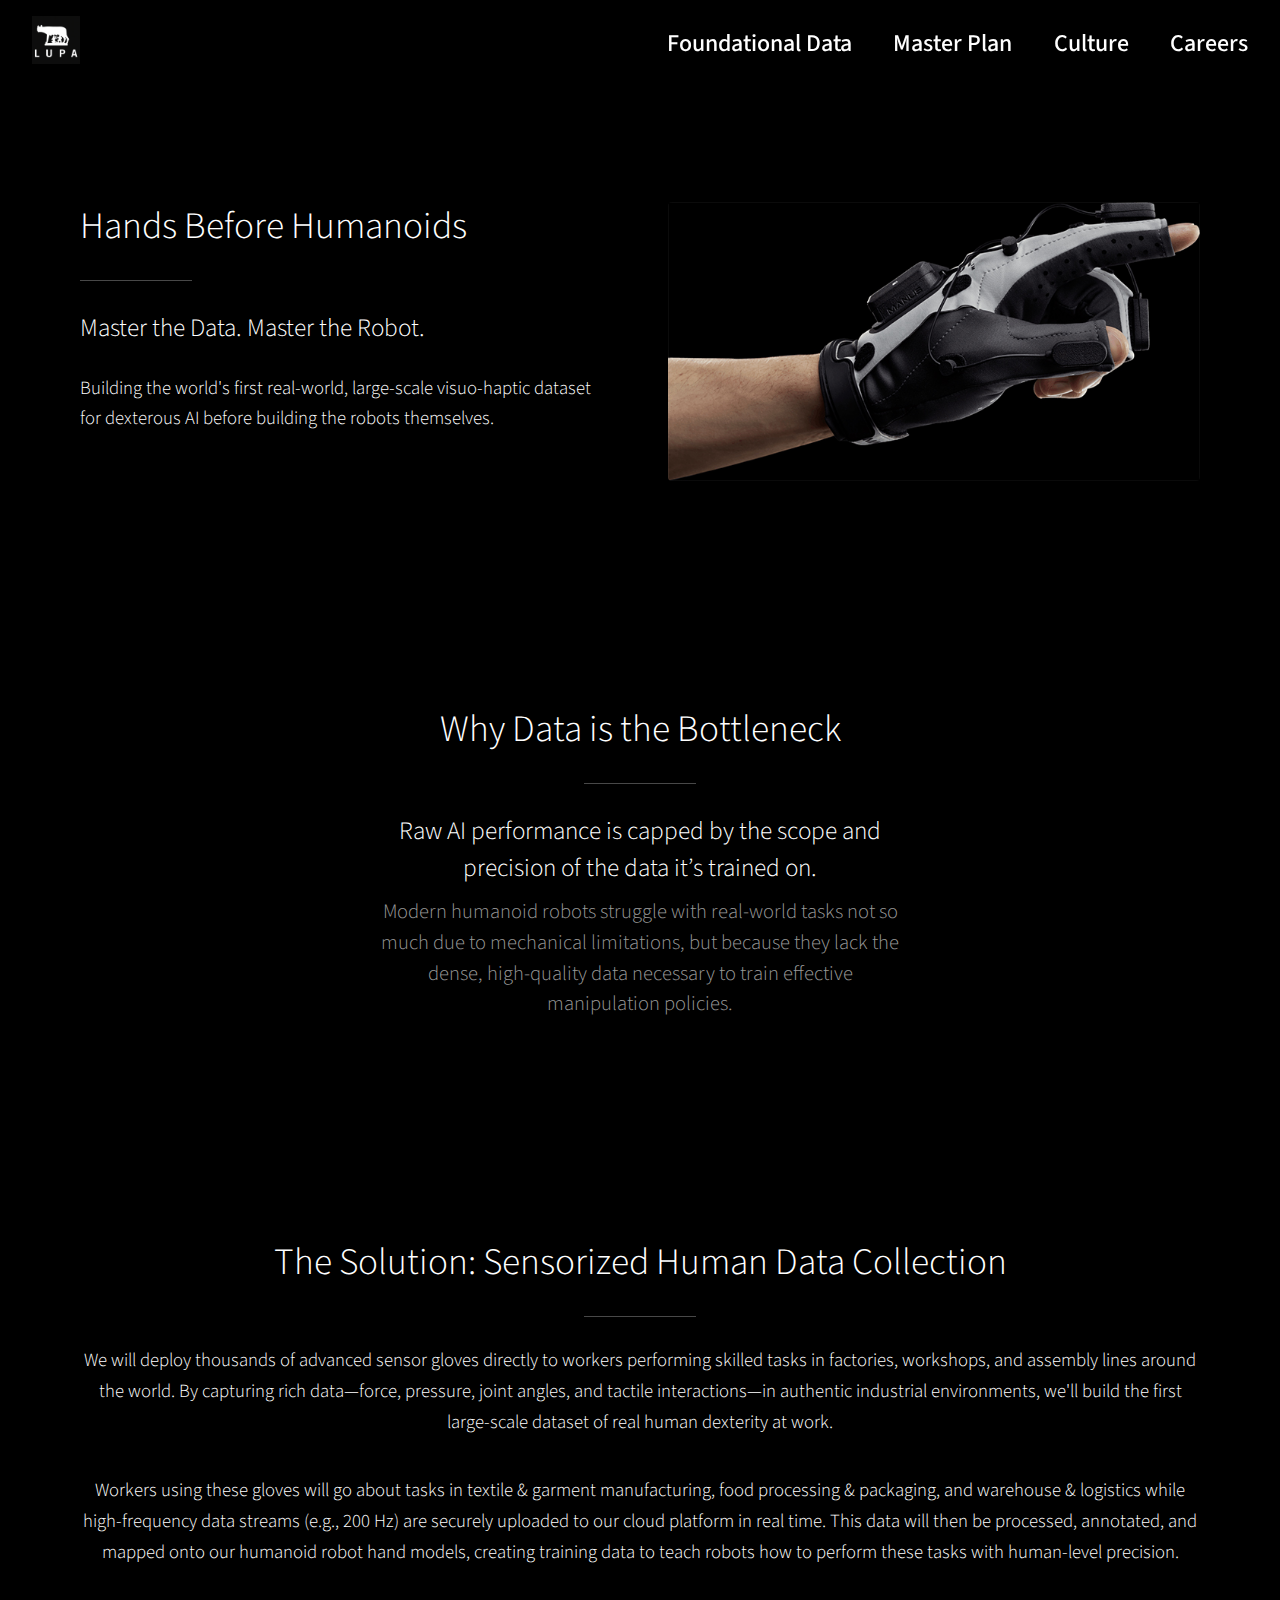
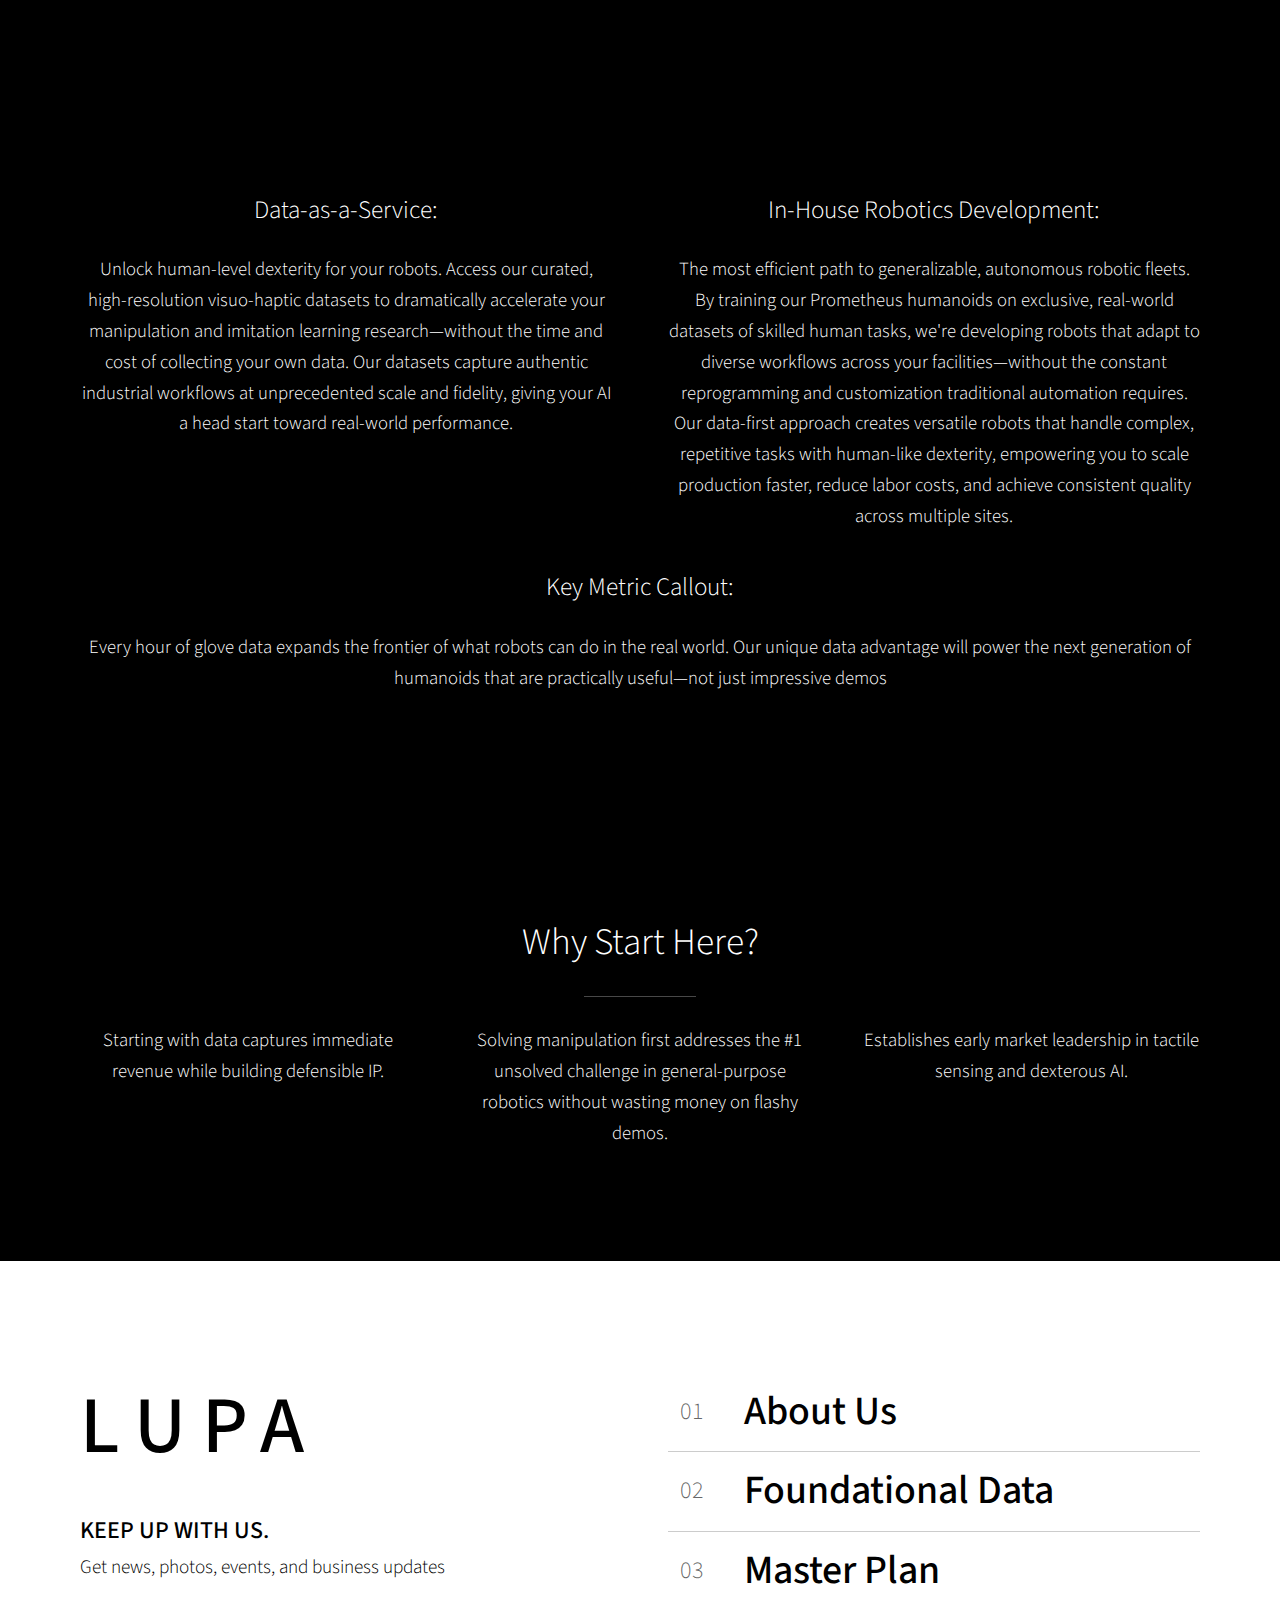
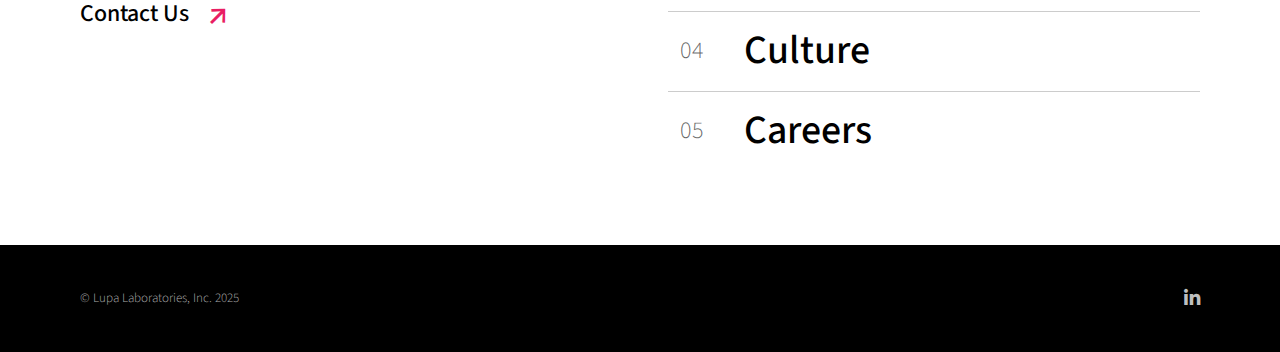
<file: Foundational_data.html>
<!DOCTYPE HTML>
 
<html>
	<head>
		<title>Lupa Gloves</title>
		<meta charset="utf-8" />
		<meta name="viewport" content="width=device-width, initial-scale=1, user-scalable=no" />
		<link rel="stylesheet" href="assets/css/main.css" />
		<noscript><link rel="stylesheet" href="assets/css/noscript.css" /></noscript>
		<meta name="wb:op" content="4fd5b2583ad683a5fcd8353386646b11"/>
	</head>
	<body class="is-preload">

		<header class="site-header">
				<div class="inner">
 					<a href="index.html" class="site-logo">
						<img src="assets/css/images/Logo.png" alt="Foundation Logo">
					</a>
 					<!-- <nav class="site-nav">
						<ul>
							<li><a href="Fundational_data.html"> Foundational Data</a></li>
							<li><a href="Master_plan.html" >Master Plan</a></li>
							<li><a href="Culture.html" >Culture</a></li>
							<li><a href="Careers.html" >Careers</a></li>
						</ul>
					</nav> -->

					 <!-- 汉堡按钮，窄屏时可见 -->
					<button class="hamburger" id="hamburgerBtn" aria-label="Open menu">
						<span></span><span></span><span></span>
					</button>

					<!-- 桌面版导航 -->
					<nav class="site-nav">
					<ul>
						<li><a href="Foundational_data.html">Foundational Data</a></li>
						<li><a href="Master_plan.html">Master Plan</a></li>
						<li><a href="Culture.html">Culture</a></li>
						<li><a href="Careers.html">Careers</a></li>
					</ul>
					</nav>
				</div>

				<!-- 移动版全屏菜单 -->
				<nav class="mobile-nav" id="mobileNav">
					<button class="mobile-close" id="closeMobileNav" aria-label="Close menu">&times;</button>

					<ul>
						<li><a href="Fundational_data.html">Foundational Data</a></li>
						<li><a href="Master_plan.html">Master Plan</a></li>
						<li><a href="Culture.html">Culture</a></li>
						<li><a href="Careers.html">Careers</a></li>
					</ul>
				</nav>

			</header>

		<!-- One -->
			<section id="one" class="main style1">
				<div class="container">
					<div class="row gtr-150">
						<div class="col-6 col-12-medium">
							<header class="major">
								<h2> Hands Before Humanoids</h2>
							</header>
							<h3>Master the Data. Master the Robot.</h3>
							<p>Building the world's first real-world, large-scale visuo-haptic dataset for dexterous AI before building the robots themselves.</p>
						</div>
						<div class="col-6 col-12-medium imp-medium">
							<span class="image fit"><img src="assets/css/images/Manus-X-Haptic-VR.jpg" alt="" /></span>
						</div>
					</div>
				</div>
			</section>

		<!-- Two -->
			<section id="two" class="main style1 text-center">
			<div class="container">
					<div class="row gtr-150 aln-center">
						<div class="col-6 col-12-medium">
							<header class="major">
								<h2>Why Data is the Bottleneck</h2>
							</header>
							 <header>
								<h3>Raw AI performance is capped by the scope and precision of the data it’s trained on.</h3>
								<p>Modern humanoid robots struggle with real-world tasks not so much due to mechanical limitations, but because they lack the dense, high-quality data necessary to train effective manipulation policies.</p>
							</header>
						</div>
						<!-- <div class="col-6 col-12-medium">
							<span class="image fit"><img src="assets/css/images/confused_hand.png" alt="" /></span>
						</div> -->
					</div>
				</div>
			</section>


			
			<section id="three" class="main style1 special">
				<div class="container">
 					<header class="major">
						<h2>The Solution: Sensorized Human Data Collection</h2>
					</header>

					<p>We will deploy thousands of advanced sensor gloves directly to workers performing
					   skilled tasks in factories, workshops, and assembly lines around the world. By capturing 
					   rich data—force, pressure, joint angles, and tactile interactions—in authentic industrial environments, 
					   we'll build the first large-scale dataset of real human dexterity at work.
					</p>

					<p>
						Workers using these gloves will go about tasks in textile & garment manufacturing, food processing 
						& packaging, and warehouse & logistics while high-frequency data streams (e.g., 200 Hz) are securely
						uploaded to our cloud platform in real time. This data will then be processed, annotated, and mapped 
						onto our humanoid robot hand models, creating training data to teach robots how to perform 
						these tasks with human-level precision.
					</p>

				</div>
			</section>


		<!-- Four -->
			<section id="four" class="main style1 special">
				<div class="container">
			 

					<div class="row gtr-150">
						<div class="col-6 col-12-medium">
 							<h3>Data-as-a-Service:</h3>
							<p>Unlock human-level dexterity for your robots. Access our curated, high-resolution visuo-haptic datasets to dramatically accelerate 
								your manipulation and imitation learning research—without the time and cost of collecting your own data. Our datasets capture authentic
								 industrial workflows at unprecedented scale and fidelity, giving your AI a head start toward real-world performance.</p>
							 
						</div>
						<div class="col-6 col-12-medium">
 							<h3>In-House Robotics Development:</h3>
							<p>The most efficient path to generalizable, autonomous robotic fleets. By training our Prometheus humanoids on exclusive, real-world datasets 
								of skilled human tasks, we're developing robots that adapt to diverse workflows across your facilities—without the constant reprogramming and 
								customization traditional automation requires. Our data-first approach creates versatile robots that handle complex, repetitive tasks with 
								human-like dexterity, empowering you to scale production faster, reduce labor costs, and achieve consistent quality across multiple sites.</p>
							 
						</div>
					</div>


					
					<h3>Key Metric Callout:</h3>
					<p>
						Every hour of glove data expands the frontier of what robots can do in the real world. Our unique data advantage will 
						power the next generation of humanoids that are practically useful—not just impressive demos
					</p>
					



				</div>
			</section>

		<!-- Five -->
			<section id="five" class="main style1 special">
				<div class="container">
					<header class="major">
						<h2>Why Start Here?</h2>
					</header>
 					<div class="row gtr-150">
						<div class="col-4 col-12-medium">
						 
							<p>Starting with data captures immediate revenue while building defensible IP.</p>
						 
						</div>
						<div class="col-4 col-12-medium">
						 
							<p>Solving manipulation first addresses the #1 unsolved challenge in general-purpose 
							   robotics without wasting money on flashy demos.</p>
							 
						</div>
						<div class="col-4 col-12-medium">
						 
							<p>Establishes early market leadership in tactile sensing and dexterous AI.</p>
					 
						</div>
					</div>
				</div>
			</section>




		<!-- Six -->
		<!-- <section id="six" class="main style1 special">
			<div class="container">
				<header class="major">
					<h2>Get Involved</h2>
				</header>
				 <div class="row gtr-150">
					<div class="col-4 col-12-medium">
						 <h3>License Our Data</h3>
						<ul class="actions special">
							<li><a href="https://forms.gle/X7XNd62VMEFLkJse7" class="button">More</a></li>
						</ul>
					</div>
					<div class="col-4 col-12-medium">
						 <h3>Partner for Collection Projects</h3>
						<ul class="actions special">
							<li><a href="https://forms.gle/BxB1VJLhaoxtvJhd6" class="button">More</a></li>
						</ul>
					</div>
					<div class="col-4 col-12-medium">
						 <h3>Invest in Lupa</h3>
						<ul class="actions special">
							<li><a href="https://forms.gle/c6SVmATaDXQ9voHC8" class="button">More</a></li>
						</ul>
					</div>
				</div>
			</div>
		</section> -->

		 

		 <section id="every-page-bottom-menu" class="main style1-white">
			<div class="container">
				<div class="row gtr-150">
					<!-- left side -->
					<div class="col-6 col-12-medium">

						<aside class="everyPage-left-area">
							<h2 class="everyPageLogo-name">LUPA</h2>


							 <div class="newsletter">
								<h3 class="newsletter-title">KEEP UP WITH US.</h3>
								<p class="newsletter-subtitle">
									Get news, photos, events, and business updates
								</p>
							 

								 
								<a href="#"  class="contact-link-every-page-menu open-contact">Contact Us</a>  

								<!-- <div id="contactPanel" class="contact-panel">
									<div class="contact-overlay" id="closeContact"></div>
									<div class="contact-dialog">
										<button class="close-btn" id="closeContactBtn">&times;</button>
										<h2>WHAT'S ON YOUR MIND?</h2>
										<p>We'll get back to you as soon as possible.</p>
										<label>
											First Name*<br/>
											<input type="text" id="firstName" placeholder="First Name">
										</label>
										<label>
											Last Name*<br/>
											<input type="text" id="lastName" placeholder="Last Name">
										</label>
										<label>
											Email*<br/>
											<input type="email" id="email" placeholder="Email">
										</label>
										<label>
											Subject*<br/>
											<input type="text" id="subject" placeholder="Subject">
										</label>
										<label>
											Message*<br/>
											<textarea id="message" rows="4" placeholder="Message"></textarea>
										</label>
										<button id="sendMail" class="submit-btn">Submit</button>
									</div>
								</div> -->


								<div id="contactPanel" class="contact-panel">
									<div class="contact-overlay" id="closeContact"></div>
									<div class="contact-dialog">
										<button class="close-btn" id="closeContactBtn">&times;</button>
										<h2>WHAT'S ON YOUR MIND?</h2>
										<p>We'll get back to you as soon as possible.</p>

 										<form
										action="https://docs.google.com/forms/d/1cRUkl9FZp_6mOtaCLOQ781o3aFAEruh4hf8Kh968Z2w/formResponse"
										method="POST"
										target="hidden_iframe"
										>
 										<iframe name="hidden_iframe" style="display:none;"></iframe>

 										<input type="hidden" name="fvv" value="1">
										<input
											type="hidden"
											name="partialResponse"
											value="[null,null,&quot;8239256771224832019&quot;]"
										>
										<input type="hidden" name="pageHistory" value="0">
										<input type="hidden" name="fbzx" value="8239256771224832019">
										<input type="hidden" name="submissionTimestamp" value="-1">

 									 

										<label>
											First Name*<br>
											<input 
											type="text"
											id="lastName"
											name="entry.316992883"
											required
											>
										</label><br>

										<!-- …按同样方式把 Email、Subject、Message …都写上 entry.xxx … -->
										 <label>
											Last name*<br>
											<input 
											type="text"
											id="firstName"
											name="entry.961751382"     
											required
											>
										</label><br>

										<label>
											Email*<br>
											<input 
											type="text"
											id="lastName"
											name="entry.57194714"
											required
											>
										</label><br>


										<label>
											Subject*<br>
											<input 
											type="text"
											id="lastName"
											name="entry.704521683"
											required
											>
										</label><br>

										<label>
											Message*<br>
											<input 
											type="text"
											id="lastName"
											name="entry.861010228"
											required
											>
										</label><br>



										<button type="submit" class="submit-btn">Submit</button>
										</form>
									</div>
								</div>
								
							</div>


							 

							 

						</aside>
 
					</div>
					<!-- right side  -->
					<div class="col-6 col-12-medium">
						<ul class="every-page-each-button">
							<li>
							
								<span class="everyPageButton-number">01</span>
								<a href="index.html" class="everyPageButton-title">About Us</a>
								
							</li>


							<li>
							
								<span class="everyPageButton-number">02</span>
								<a href="Fundational_data.html" class="everyPageButton-title "> Foundational Data</a>
								
							</li>


							<li>
							
								<span class="everyPageButton-number">03</span>
								<a href="Master_plan.html" class="everyPageButton-title ">Master Plan</a>
								
							</li>


							<li>
							
								<span class="everyPageButton-number">04</span>
								<a href="Culture.html" class="everyPageButton-title ">Culture</a>
								
							</li>


							<li>
							
								<span class="everyPageButton-number">05</span>
								<a href="Careers.html" class="everyPageButton-title ">Careers</a>
								
							</li>

						</ul>

					</div>


				</div>
				 
			</div>

		 </section>


		<!-- Footer -->
			<section id="footer">
				<div class="container">
					<ul class="icons">
					 
						<li>
 							<p class="footer-note">© Lupa Laboratories, Inc. 2025</p>

 							<a href="https://www.linkedin.com/in/edmond-d-19738625b/" class="icon brands alt fa-linkedin-in">
								<span class="label">LinkedIn</span>
							</a>

								
						</li>
					</ul>

					 
				</div>
			</section>

		<!-- Scripts -->
			<script src="assets/js/jquery.min.js"></script>
			<script src="assets/js/jquery.scrolly.min.js"></script>
			<script src="assets/js/browser.min.js"></script>
			<script src="assets/js/breakpoints.min.js"></script>
			<script src="assets/js/util.js"></script>
			<script src="assets/js/main.js"></script>


			<script>
			 
				const openBtns  = document.querySelectorAll('.open-contact');
				const panel     = document.getElementById('contactPanel');
				const closeBtns = document.querySelectorAll('#closeContact, #closeContactBtn, .contact-overlay');
				const sendBtn   = document.getElementById('sendMail');

	
				openBtns.forEach(btn =>
					btn.addEventListener('click', e => {
					e.preventDefault();
					panel.classList.add('open');
					})
				);

				 
				closeBtns.forEach(btn =>
					btn.addEventListener('click', () => panel.classList.remove('open'))
				);
 
				sendBtn.addEventListener('click', () => {
					const to      = 'nureldinmohamed@college.harvard.edu'; 
					const first   = encodeURIComponent(document.getElementById('firstName').value);
					const last    = encodeURIComponent(document.getElementById('lastName').value);
					const email   = encodeURIComponent(document.getElementById('email').value);
					const subject = encodeURIComponent(document.getElementById('subject').value);
					const body    = encodeURIComponent(
					`From: ${first} ${last} <${email}>\n\n` +
					document.getElementById('message').value
					);
					location.href = `mailto:${to}?subject=${subject}&body=${body}`;
					panel.classList.remove('open');
				});
			</script>


			<script>
				const hamBtn   = document.getElementById('hamburgerBtn');
				const mobileNav = document.getElementById('mobileNav');
				const closeNav   = document.getElementById('closeMobileNav');


				hamBtn.addEventListener('click', () => {
 					hamBtn.classList.toggle('open');
					mobileNav.classList.toggle('open');
				});

 				mobileNav.querySelectorAll('a').forEach(a =>
					a.addEventListener('click', () => {
					hamBtn.classList.remove('open');
					mobileNav.classList.remove('open');
					})
				);

				closeNav.addEventListener('click', () => {
					hamBtn.classList.remove('open');
					mobileNav.classList.remove('open');
				})
			</script>

			

	</body>
</html>
</file>
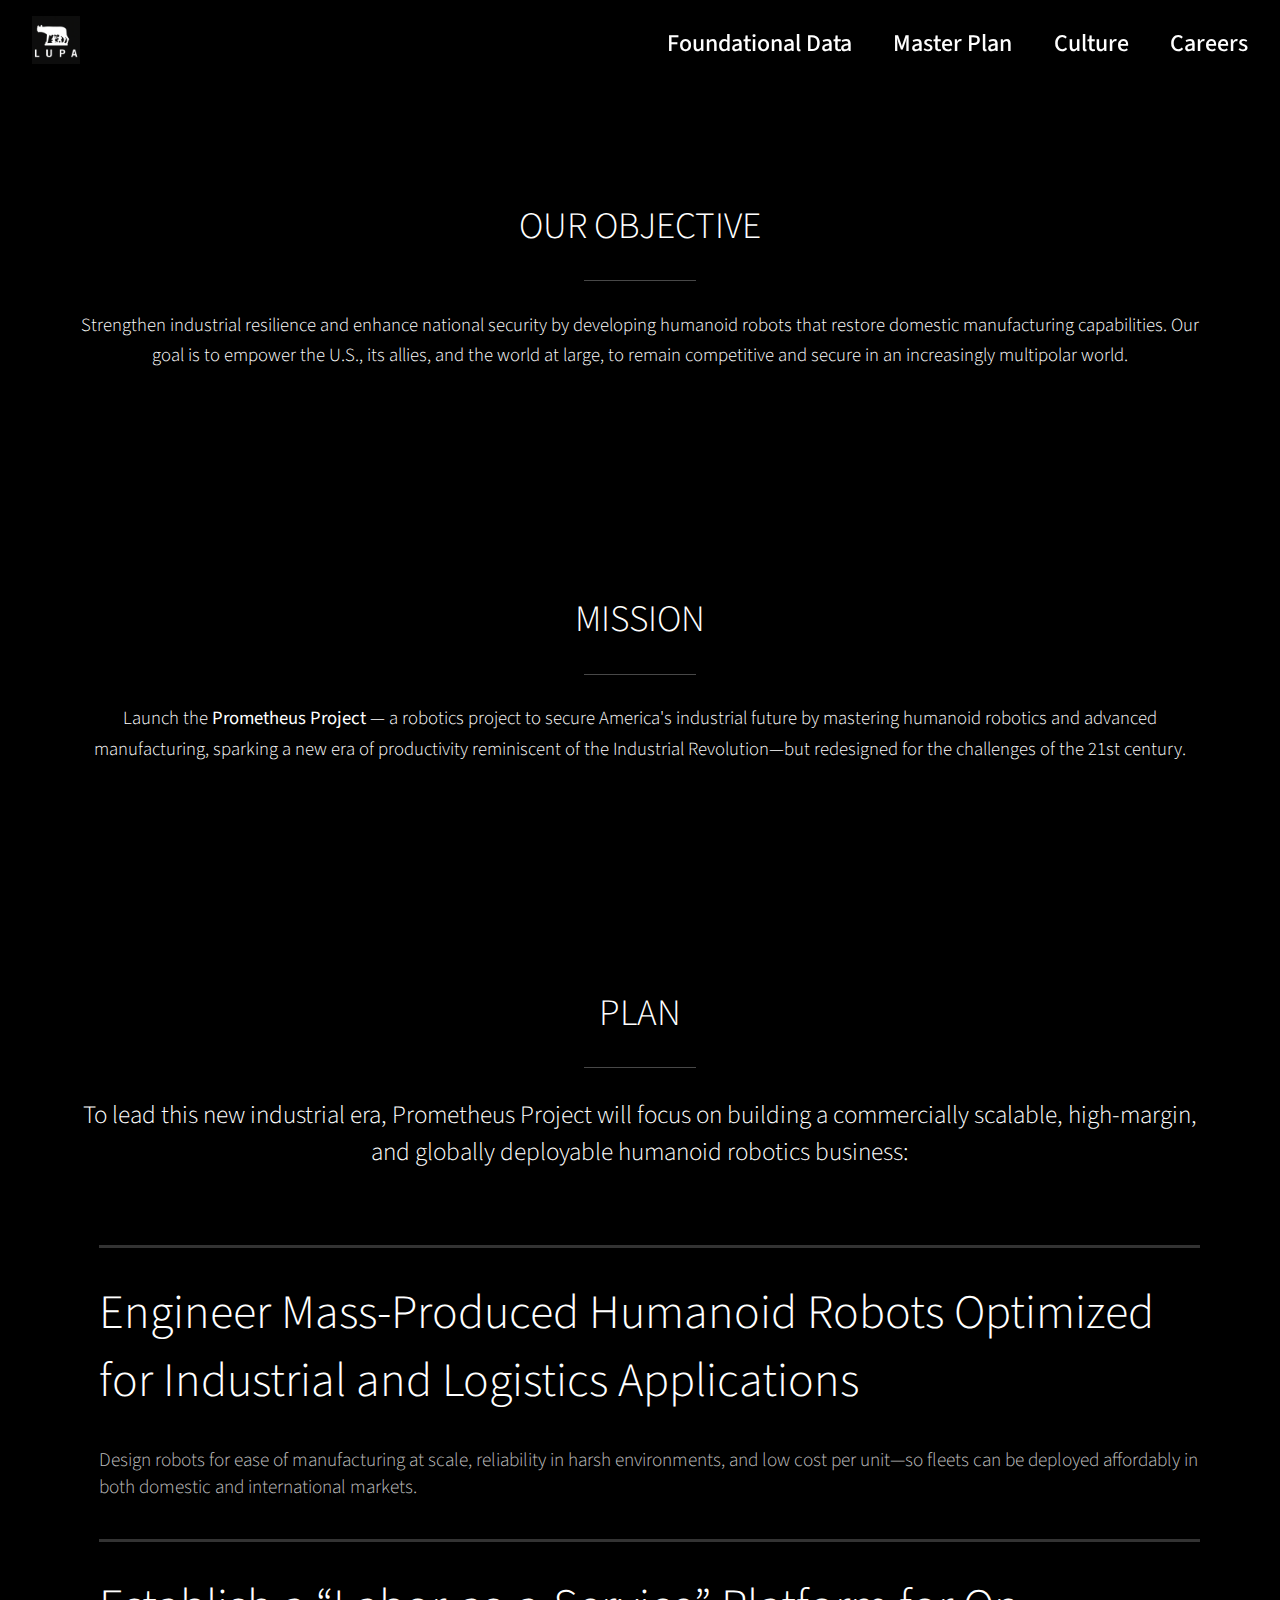
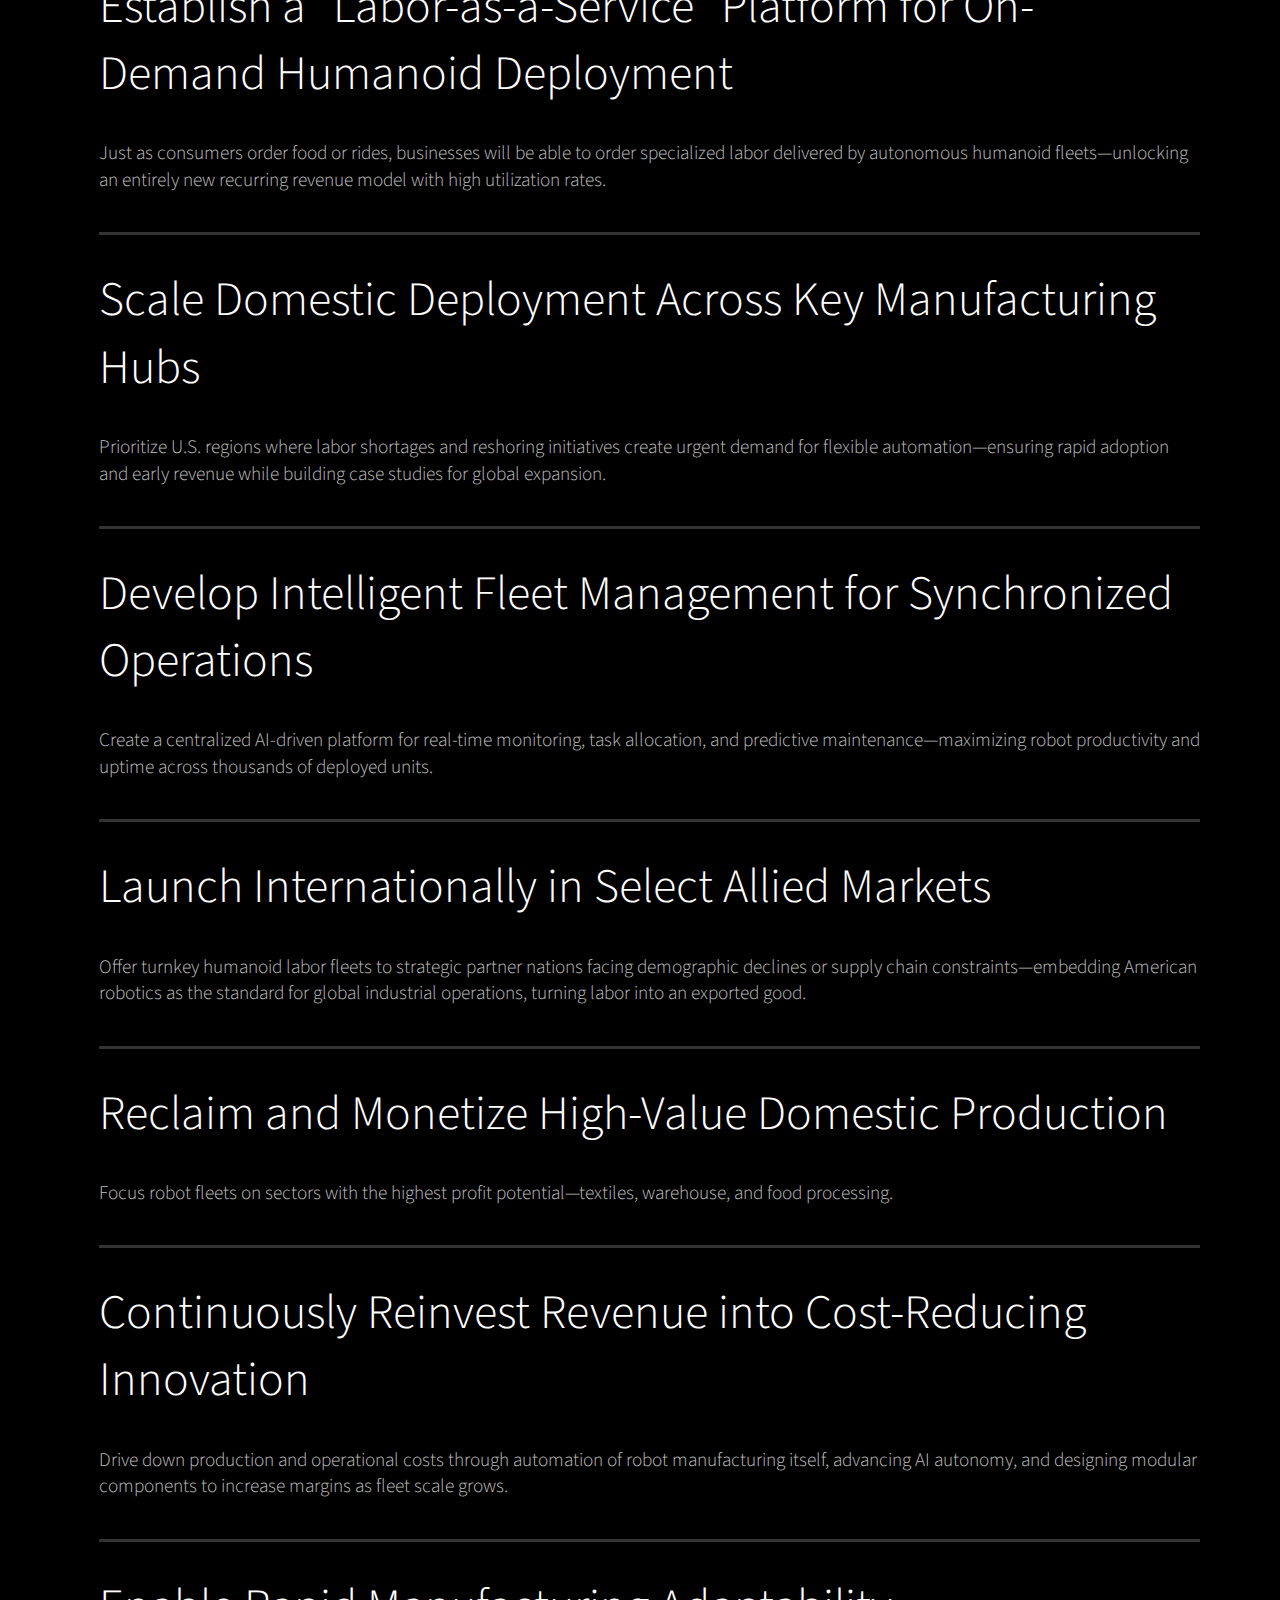
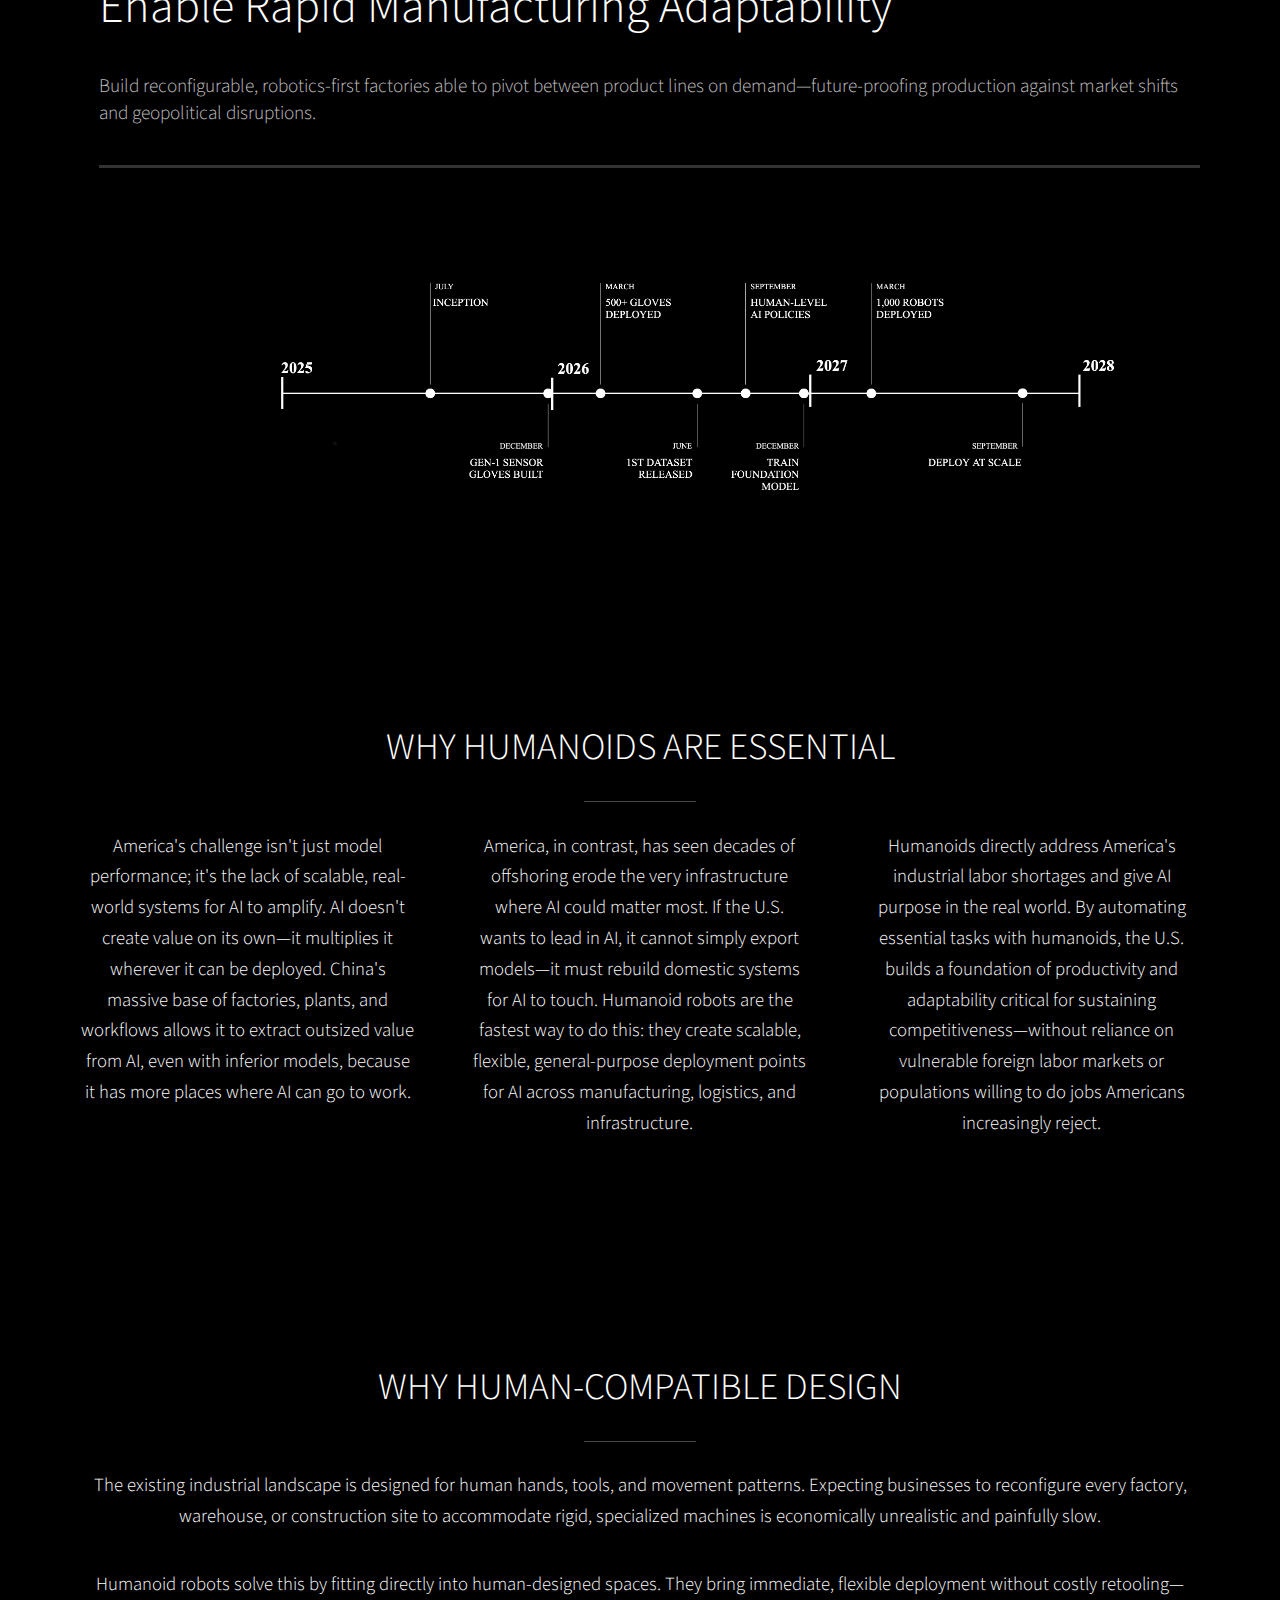
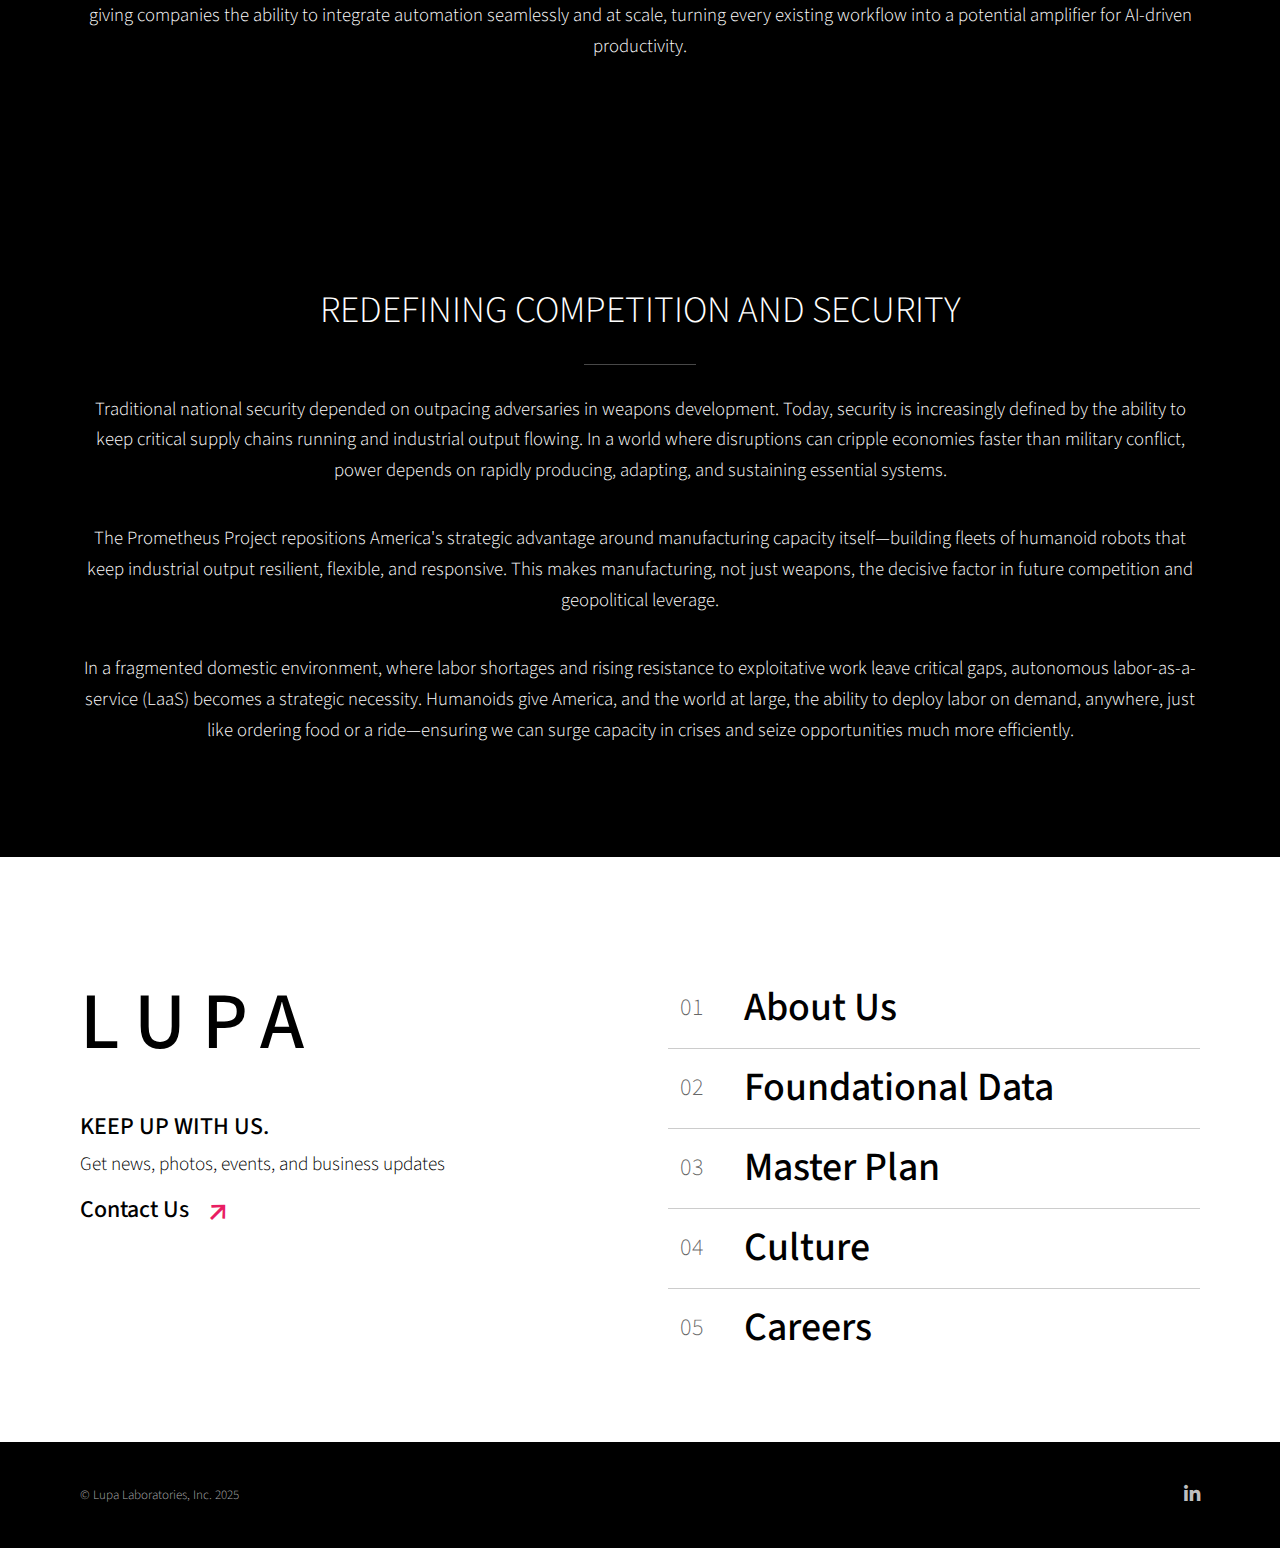
<file: Master_plan.html>
<!DOCTYPE HTML>
 
<html>
	<head>
		<title>Lupa Gloves</title>
		<meta charset="utf-8" />
		<meta name="viewport" content="width=device-width, initial-scale=1, user-scalable=no" />
		<link rel="stylesheet" href="assets/css/main.css" />
		<noscript><link rel="stylesheet" href="assets/css/noscript.css" /></noscript>
	</head>
	<body class="is-preload">

	 
		<!-- Header -->
			<header class="site-header">
				<div class="inner">
 					<a href="index.html" class="site-logo">
						<img src="assets/css/images/Logo.png" alt="Foundation Logo">
					</a>
 					<!-- <nav class="site-nav">
						<ul>
							<li><a href="Foundational_data.html"> Foundational Data</a></li>
							<li><a href="Master_plan.html" >Master Plan</a></li>
							<li><a href="Culture.html" >Culture</a></li>
							<li><a href="Careers.html" >Careers</a></li>
						</ul>
					</nav> -->

					 <!-- 汉堡按钮，窄屏时可见 -->
					<button class="hamburger" id="hamburgerBtn" aria-label="Open menu">
						<span></span><span></span><span></span>
					</button>

					<!-- 桌面版导航 -->
					<nav class="site-nav">
					<ul>
						<li><a href="Foundational_data.html">Foundational Data</a></li>
						<li><a href="Master_plan.html">Master Plan</a></li>
						<li><a href="Culture.html">Culture</a></li>
						<li><a href="Careers.html">Careers</a></li>
					</ul>
					</nav>
				</div>

				<!-- 移动版全屏菜单 -->
				<nav class="mobile-nav" id="mobileNav">
					<button class="mobile-close" id="closeMobileNav" aria-label="Close menu">&times;</button>

					<ul>
						<li><a href="Foundational_data.html">Foundational Data</a></li>
						<li><a href="Master_plan.html">Master Plan</a></li>
						<li><a href="Culture.html">Culture</a></li>
						<li><a href="Careers.html">Careers</a></li>
					</ul>
				</nav>

			</header>
		<!-- One -->
			<section id="one" class="main style1 special">
				<div class="container">
					<div class="row gtr-150">
						<div class="col-12 col-12-medium">
							<header class="major">
								<h2>OUR OBJECTIVE</h2>
							</header>
							
							<p>Strengthen industrial resilience and enhance national security by developing humanoid robots that restore domestic manufacturing 
                                capabilities. Our goal is to empower the U.S., its allies, and the world at large, to remain competitive and secure in an increasingly multipolar world.</p>
						</div>
					 
					</div>
				</div>
			</section>





        
		<!-- missionn -->
			<section id="mission" class="main style1 special">
				<div class="container">
					<div class="row gtr-150">
						<div class="col-12 col-12-medium">
							<header class="major">
								<h2>MISSION</h2>
							</header>
							
							<p>Launch the <b>Prometheus Project</b> — a robotics project to secure America's industrial future by mastering humanoid robotics and advanced manufacturing, 
                                sparking a new era of productivity reminiscent of the Industrial Revolution—but redesigned for the challenges of the 21st century.</p>
						</div>
					 
					</div>
				</div>
			</section>



		<!-- new plane section  -->
		<section id="new-plan" class="main style1 special">
			<div class="container">

					<header class="major">
						<h2>PLAN</h2>
					</header>

					<h3>To lead this new industrial era, Prometheus Project will focus on building a commercially scalable, high-margin, and globally deployable humanoid robotics business:</h3>
					<div style="height:3rem;"></div>
					<aside class="roles">
						<ul class="roles-list">

 

							<li class="role-item">
								<!-- first line: title & button -->
								<div class="role-header">
									<span class="role-name">
										Engineer Mass-Produced Humanoid Robots Optimized for Industrial and Logistics Applications
									</span>
									<!-- button -->
									<div class="submenu-container toggle-btn">
										  
									 
									</div>
								</div>
								<!-- second line explaination -->
								  
								<div class="role-description word-show">
									<p>
									 	Design robots for ease of manufacturing at scale, reliability in harsh environments, and low 
										cost per unit—so fleets can be deployed affordably in both domestic and international markets.
									</p>
								</div>
								
							</li>


							<li class="role-item">
								<!-- first line: title & button -->
								<div class="role-header">
									<span class="role-name">
										Establish a “Labor-as-a-Service” Platform for On-Demand Humanoid Deployment
									</span>
									<!-- button -->
									<div class="submenu-container toggle-btn">
										  
									 
									</div>
								</div>
								<!-- second line explaination -->
								  
								<div class="role-description word-show">
									<p>
									 	Just as consumers order food or rides, businesses will be able to order specialized labor delivered 
										by autonomous humanoid fleets—unlocking an entirely new recurring revenue model with high utilization rates.
									</p>
								</div>
								
							</li>



							<li class="role-item">
								<!-- first line: title & button -->
								<div class="role-header">
									<span class="role-name">
										Scale Domestic Deployment Across Key Manufacturing Hubs
									</span>
									<!-- button -->
									<div class="submenu-container toggle-btn">
										  
									 
									</div>
								</div>
								<!-- second line explaination -->
								  
								<div class="role-description word-show">
									<p>
									 	Prioritize U.S. regions where labor shortages and reshoring initiatives create urgent demand 
										for flexible automation—ensuring rapid adoption and early revenue while building case studies for global expansion.
									</p>
								</div>
								
							</li>

							<li class="role-item">
								<!-- first line: title & button -->
								<div class="role-header">
									<span class="role-name">
										Develop Intelligent Fleet Management for Synchronized Operations

									</span>
									<!-- button -->
									<div class="submenu-container toggle-btn">
										  
									 
									</div>
								</div>
								<!-- second line explaination -->
								  
								<div class="role-description word-show">
									<p>
									 	Create a centralized AI-driven platform for real-time monitoring, task allocation, 
										and predictive maintenance—maximizing robot productivity and uptime across thousands of deployed units.
									</p>
								</div>
								
							</li>


							<li class="role-item">
								<!-- first line: title & button -->
								<div class="role-header">
									<span class="role-name">
										Launch Internationally in Select Allied Markets

									</span>
									<!-- button -->
									<div class="submenu-container toggle-btn">
										  
									 
									</div>
								</div>
								<!-- second line explaination -->
								  
								<div class="role-description word-show">
									<p>
									 	Offer turnkey humanoid labor fleets to strategic partner nations 
										facing demographic declines or supply chain constraints—embedding American 
										robotics as the standard for global industrial operations, turning labor into an exported good.
									</p>
								</div>
								
							</li>


							<li class="role-item">
								<!-- first line: title & button -->
								<div class="role-header">
									<span class="role-name">
										Reclaim and Monetize High-Value Domestic Production

									</span>
									<!-- button -->
									<div class="submenu-container toggle-btn">
										  
									 
									</div>
								</div>
								<!-- second line explaination -->
								  
								<div class="role-description word-show">
									<p>
									 	Focus robot fleets on sectors with the highest profit potential—textiles, warehouse, and food processing.
									</p>
								</div>
								
							</li>



							<li class="role-item">
								<!-- first line: title & button -->
								<div class="role-header">
									<span class="role-name">
										Continuously Reinvest Revenue into Cost-Reducing Innovation

									</span>
									<!-- button -->
									<div class="submenu-container toggle-btn">
										  
									 
									</div>
								</div>
								<!-- second line explaination -->
								  
								<div class="role-description word-show">
									<p>
									 	Drive down production and operational costs through automation of robot manufacturing itself, 
										advancing AI autonomy, and designing modular components to increase margins as fleet scale grows.
									</p>
								</div>
								
							</li>


							<li class="role-item">
								<!-- first line: title & button -->
								<div class="role-header">
									<span class="role-name">
										Enable Rapid Manufacturing Adaptability

									</span>
									<!-- button -->
									<div class="submenu-container toggle-btn">
										  
									 
									</div>
								</div>
								<!-- second line explaination -->
								  
								<div class="role-description word-show">
									<p>
									 	Build reconfigurable, robotics-first factories able to pivot between product lines on 
										demand—future-proofing production against market shifts and geopolitical disruptions.
									</p>
								</div>
								
							</li>

							<div class="time-line-block">
								<span class="image fit"><img src="assets/css/images/time_line.jpg" alt="" /></span>

							</div>
 


  
 
								
							</ul>
						</aside>
					
				</div>

					




			</div>
		</section>	








       






			














            <!-- why essential -->
			
			<section id="why_essential" class="main style1 special">
				<div class="container">
 					<header class="major">
						<h2>WHY HUMANOIDS ARE ESSENTIAL</h2>
					</header>

					<div class="row gtr-150">
						<div class="col-4 col-12-medium">
							<!-- <span class="image fit"><img src="images/pic02.jpg" alt="" /></span> -->
							<!-- <h3>Data-as-a-Service:</h3> -->
							<p>America's challenge isn't just model performance; it's the lack of scalable, real-world systems 
                                for AI to amplify. AI doesn't create value on its own—it multiplies it wherever it can be deployed.
                                 China's massive base of factories, plants, and workflows allows it to extract outsized value from AI, 
                                 even with inferior models, because it has more places where AI can go to work.</p>
							 
						</div>
						<div class="col-4 col-12-medium">
							<!-- <span class="image fit"><img src="images/pic03.jpg" alt="" /></span> -->
							<!-- <h3>n-House Robotics Development:</h3> -->
							<p>America, in contrast, has seen decades of offshoring erode the very infrastructure where AI could matter most. 
                                If the U.S. wants to lead in AI, it cannot simply export models—it must rebuild domestic systems for AI to touch. 
                                Humanoid robots are the fastest way to do this: they create scalable, flexible, general-purpose deployment points
                                 for AI across manufacturing, logistics, and infrastructure.</p>
							 
						</div>

                        <div class="col-4 col-12-medium">
							<!-- <span class="image fit"><img src="images/pic03.jpg" alt="" /></span> -->
							<!-- <h3>n-House Robotics Development:</h3> -->
							<p>Humanoids directly address America's industrial labor shortages and give AI purpose in the real world. By automating 
                                essential tasks with humanoids, the U.S. builds a foundation of productivity and adaptability critical for sustaining 
                                competitiveness—without reliance on vulnerable foreign labor markets or populations willing to do jobs Americans 
                                increasingly reject.</p>
							 
						</div>
					</div>

				</div>
			</section>




            <!-- WHY HUMAN-COMPATIBLE DESIGN -->
			
			<section id="WHY_HUMAN-COMPATIBLE_DESIGNl" class="main style1 special">
				<div class="container">
 					<header class="major">
						<h2>WHY HUMAN-COMPATIBLE DESIGN</h2>
					</header>

					<p>
                        The existing industrial landscape is designed for human hands, tools, and 
                        movement patterns. Expecting businesses to reconfigure every factory, warehouse, 
                        or construction site to accommodate rigid, specialized machines is economically 
                        unrealistic and painfully slow.
                    </p>

                    <p>
                        Humanoid robots solve this by fitting directly into human-designed spaces. 
                        They bring immediate, flexible deployment without costly retooling—giving companies 
                        the ability to integrate automation seamlessly and at scale, turning every existing 
                        workflow into a potential amplifier for AI-driven productivity.
                    </p>

				</div>
			</section>


            <!-- REDEFINING COMPETITION AND SECURITY -->
            <section id="REDEFINING_COMPETITION_AND_SECURITY" class="main style1 special">
				<div class="container">
 					<header class="major">
						<h2>REDEFINING COMPETITION AND SECURITY</h2>
					</header>

					<p>
                        Traditional national security depended on outpacing adversaries in weapons development. 
                        Today, security is increasingly defined by the ability to keep critical supply chains 
                        running and industrial output flowing. In a world where disruptions can cripple economies 
                        faster than military conflict, power depends on rapidly producing, adapting, and sustaining essential systems.

                    </p>

                    <p>
                        The Prometheus Project repositions America's strategic advantage around manufacturing capacity
                        itself—building fleets of humanoid robots that keep industrial output resilient, flexible, and responsive. 
                        This makes manufacturing, not just weapons, the decisive factor in future competition and geopolitical leverage.
                    </p>

                    <p>
                        In a fragmented domestic environment, where labor shortages and rising resistance to exploitative work leave critical gaps, 
                        autonomous labor-as-a-service (LaaS) becomes a strategic necessity. Humanoids give America, and the world at large, 
                        the ability to deploy labor on demand, anywhere, just like ordering food or a ride—ensuring we can surge capacity 
                        in crises and seize opportunities much more efficiently.
                    </p>

				</div>
			</section>


		 
 



 

        


            

		 

		 <section id="every-page-bottom-menu" class="main style1-white">
			<div class="container">
				<div class="row gtr-150">
					<!-- left side -->
					<div class="col-6 col-12-medium">

						<aside class="everyPage-left-area">
							<h2 class="everyPageLogo-name">LUPA</h2>


							 <div class="newsletter">
								<h3 class="newsletter-title">KEEP UP WITH US.</h3>
								<p class="newsletter-subtitle">
									Get news, photos, events, and business updates
								</p>
							 

								 
								<a href="#"  class="contact-link-every-page-menu open-contact">Contact Us</a>  

								<!-- <div id="contactPanel" class="contact-panel">
									<div class="contact-overlay" id="closeContact"></div>
									<div class="contact-dialog">
										<button class="close-btn" id="closeContactBtn">&times;</button>
										<h2>WHAT'S ON YOUR MIND?</h2>
										<p>We'll get back to you as soon as possible.</p>
										<label>
											First Name*<br/>
											<input type="text" id="firstName" placeholder="First Name">
										</label>
										<label>
											Last Name*<br/>
											<input type="text" id="lastName" placeholder="Last Name">
										</label>
										<label>
											Email*<br/>
											<input type="email" id="email" placeholder="Email">
										</label>
										<label>
											Subject*<br/>
											<input type="text" id="subject" placeholder="Subject">
										</label>
										<label>
											Message*<br/>
											<textarea id="message" rows="4" placeholder="Message"></textarea>
										</label>
										<button id="sendMail" class="submit-btn">Submit</button>
									</div>
								</div> -->


								<div id="contactPanel" class="contact-panel">
									<div class="contact-overlay" id="closeContact"></div>
									<div class="contact-dialog">
										<button class="close-btn" id="closeContactBtn">&times;</button>
										<h2>WHAT'S ON YOUR MIND?</h2>
										<p>We'll get back to you as soon as possible.</p>

 										<form
										action="https://docs.google.com/forms/d/1cRUkl9FZp_6mOtaCLOQ781o3aFAEruh4hf8Kh968Z2w/formResponse"
										method="POST"
										target="hidden_iframe"
										>
 										<iframe name="hidden_iframe" style="display:none;"></iframe>

 										<input type="hidden" name="fvv" value="1">
										<input
											type="hidden"
											name="partialResponse"
											value="[null,null,&quot;8239256771224832019&quot;]"
										>
										<input type="hidden" name="pageHistory" value="0">
										<input type="hidden" name="fbzx" value="8239256771224832019">
										<input type="hidden" name="submissionTimestamp" value="-1">

 									 

										<label>
											First Name*<br>
											<input 
											type="text"
											id="lastName"
											name="entry.316992883"
											required
											>
										</label><br>

										<!-- …按同样方式把 Email、Subject、Message …都写上 entry.xxx … -->
										 <label>
											Last name*<br>
											<input 
											type="text"
											id="firstName"
											name="entry.961751382"     
											required
											>
										</label><br>

										<label>
											Email*<br>
											<input 
											type="text"
											id="lastName"
											name="entry.57194714"
											required
											>
										</label><br>


										<label>
											Subject*<br>
											<input 
											type="text"
											id="lastName"
											name="entry.704521683"
											required
											>
										</label><br>

										<label>
											Message*<br>
											<input 
											type="text"
											id="lastName"
											name="entry.861010228"
											required
											>
										</label><br>



										<button type="submit" class="submit-btn">Submit</button>
										</form>
									</div>
								</div>
								
							</div>


							 

							 

						</aside>
 
					</div>
					<!-- right side  -->
					<div class="col-6 col-12-medium">
						<ul class="every-page-each-button">
							<li>
							
								<span class="everyPageButton-number">01</span>
								<a href="index.html" class="everyPageButton-title">About Us</a>
								
							</li>


							<li>
							
								<span class="everyPageButton-number">02</span>
								<a href="Foundational_data.html" class="everyPageButton-title "> Foundational Data</a>
								
							</li>


							<li>
							
								<span class="everyPageButton-number">03</span>
								<a href="Master_plan.html" class="everyPageButton-title ">Master Plan</a>
								
							</li>


							<li>
							
								<span class="everyPageButton-number">04</span>
								<a href="Culture.html" class="everyPageButton-title ">Culture</a>
								
							</li>


							<li>
							
								<span class="everyPageButton-number">05</span>
								<a href="Careers.html" class="everyPageButton-title ">Careers</a>
								
							</li>

						</ul>

					</div>


				</div>
				 
			</div>

		 </section>



		<section id="footer">
			<div class="container">
				<ul class="icons">
					 

					<li>
 						<p class="footer-note">© Lupa Laboratories, Inc. 2025</p>

 						<a href="https://www.linkedin.com/in/edmond-d-19738625b/" class="icon brands alt fa-linkedin-in">
							<span class="label">LinkedIn</span>
						</a>

							
					</li>
				</ul>

			 
			</div>
		</section>

		<!-- Scripts -->
			<script src="assets/js/jquery.min.js"></script>
			<script src="assets/js/jquery.scrolly.min.js"></script>
			<script src="assets/js/browser.min.js"></script>
			<script src="assets/js/breakpoints.min.js"></script>
			<script src="assets/js/util.js"></script>
			<script src="assets/js/main.js"></script>



			<script>
				document.querySelectorAll('.toggle-btn').forEach(btn => {
					btn.addEventListener('click', e => {
 					const item = e.currentTarget.closest('.role-item');
 					item.classList.toggle('expanded');
 					const icon = e.currentTarget.querySelector('i');
					if (item.classList.contains('expanded')) {
						icon.classList.replace('fa-plus', 'fa-minus');
					} else {
						icon.classList.replace('fa-minus', 'fa-plus');
					}
					});
				});
			</script>

			<script>
			 
				const openBtns  = document.querySelectorAll('.open-contact');
				const panel     = document.getElementById('contactPanel');
				const closeBtns = document.querySelectorAll('#closeContact, #closeContactBtn, .contact-overlay');
				const sendBtn   = document.getElementById('sendMail');

	
				openBtns.forEach(btn =>
					btn.addEventListener('click', e => {
					e.preventDefault();
					panel.classList.add('open');
					})
				);

				 
				closeBtns.forEach(btn =>
					btn.addEventListener('click', () => panel.classList.remove('open'))
				);
 
				sendBtn.addEventListener('click', () => {
					const to      = 'nureldinmohamed@college.harvard.edu'; 
					const first   = encodeURIComponent(document.getElementById('firstName').value);
					const last    = encodeURIComponent(document.getElementById('lastName').value);
					const email   = encodeURIComponent(document.getElementById('email').value);
					const subject = encodeURIComponent(document.getElementById('subject').value);
					const body    = encodeURIComponent(
					`From: ${first} ${last} <${email}>\n\n` +
					document.getElementById('message').value
					);
					location.href = `mailto:${to}?subject=${subject}&body=${body}`;
					panel.classList.remove('open');
				});
			</script>


			<script>
				const hamBtn   = document.getElementById('hamburgerBtn');
				const mobileNav = document.getElementById('mobileNav');
				const closeNav   = document.getElementById('closeMobileNav');


				hamBtn.addEventListener('click', () => {
 					hamBtn.classList.toggle('open');
					mobileNav.classList.toggle('open');
				});

 				mobileNav.querySelectorAll('a').forEach(a =>
					a.addEventListener('click', () => {
					hamBtn.classList.remove('open');
					mobileNav.classList.remove('open');
					})
				);

				closeNav.addEventListener('click', () => {
					hamBtn.classList.remove('open');
					mobileNav.classList.remove('open');
				})
			</script>

	</body>
</html>
</file>
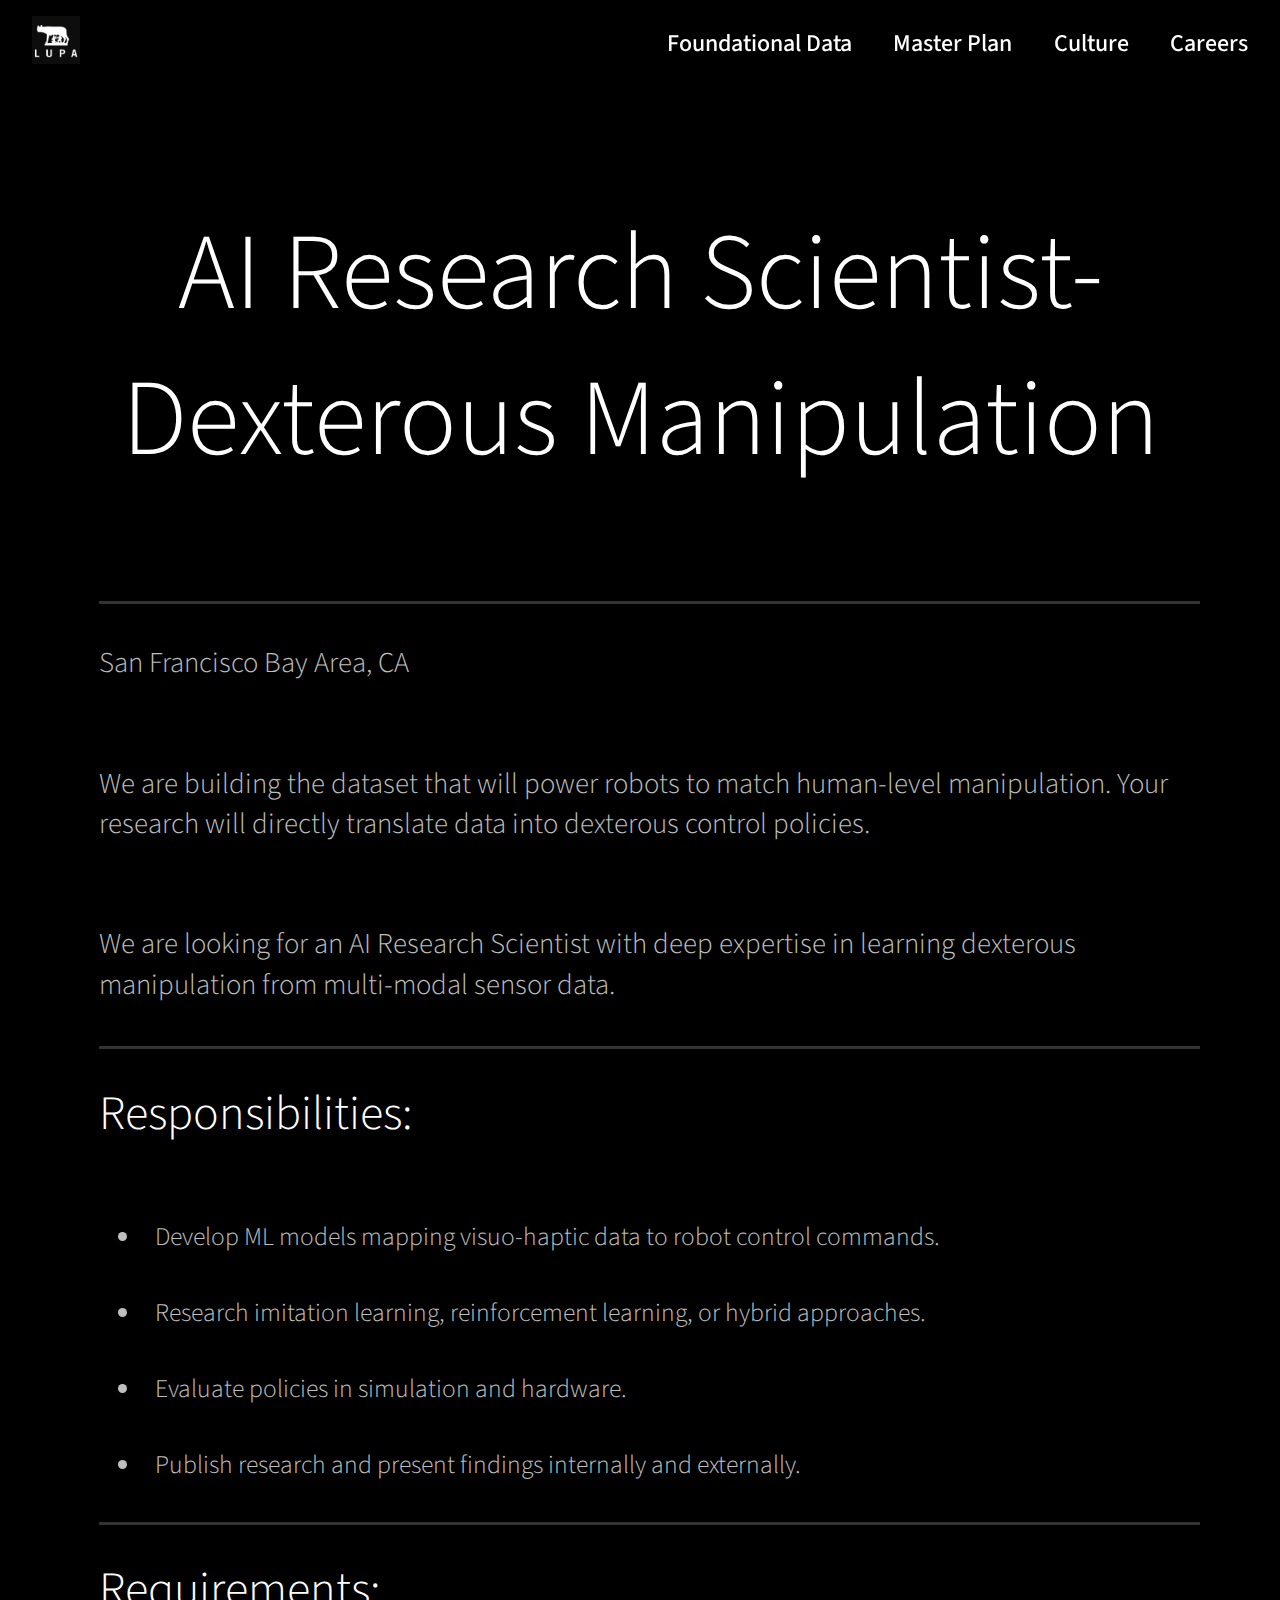
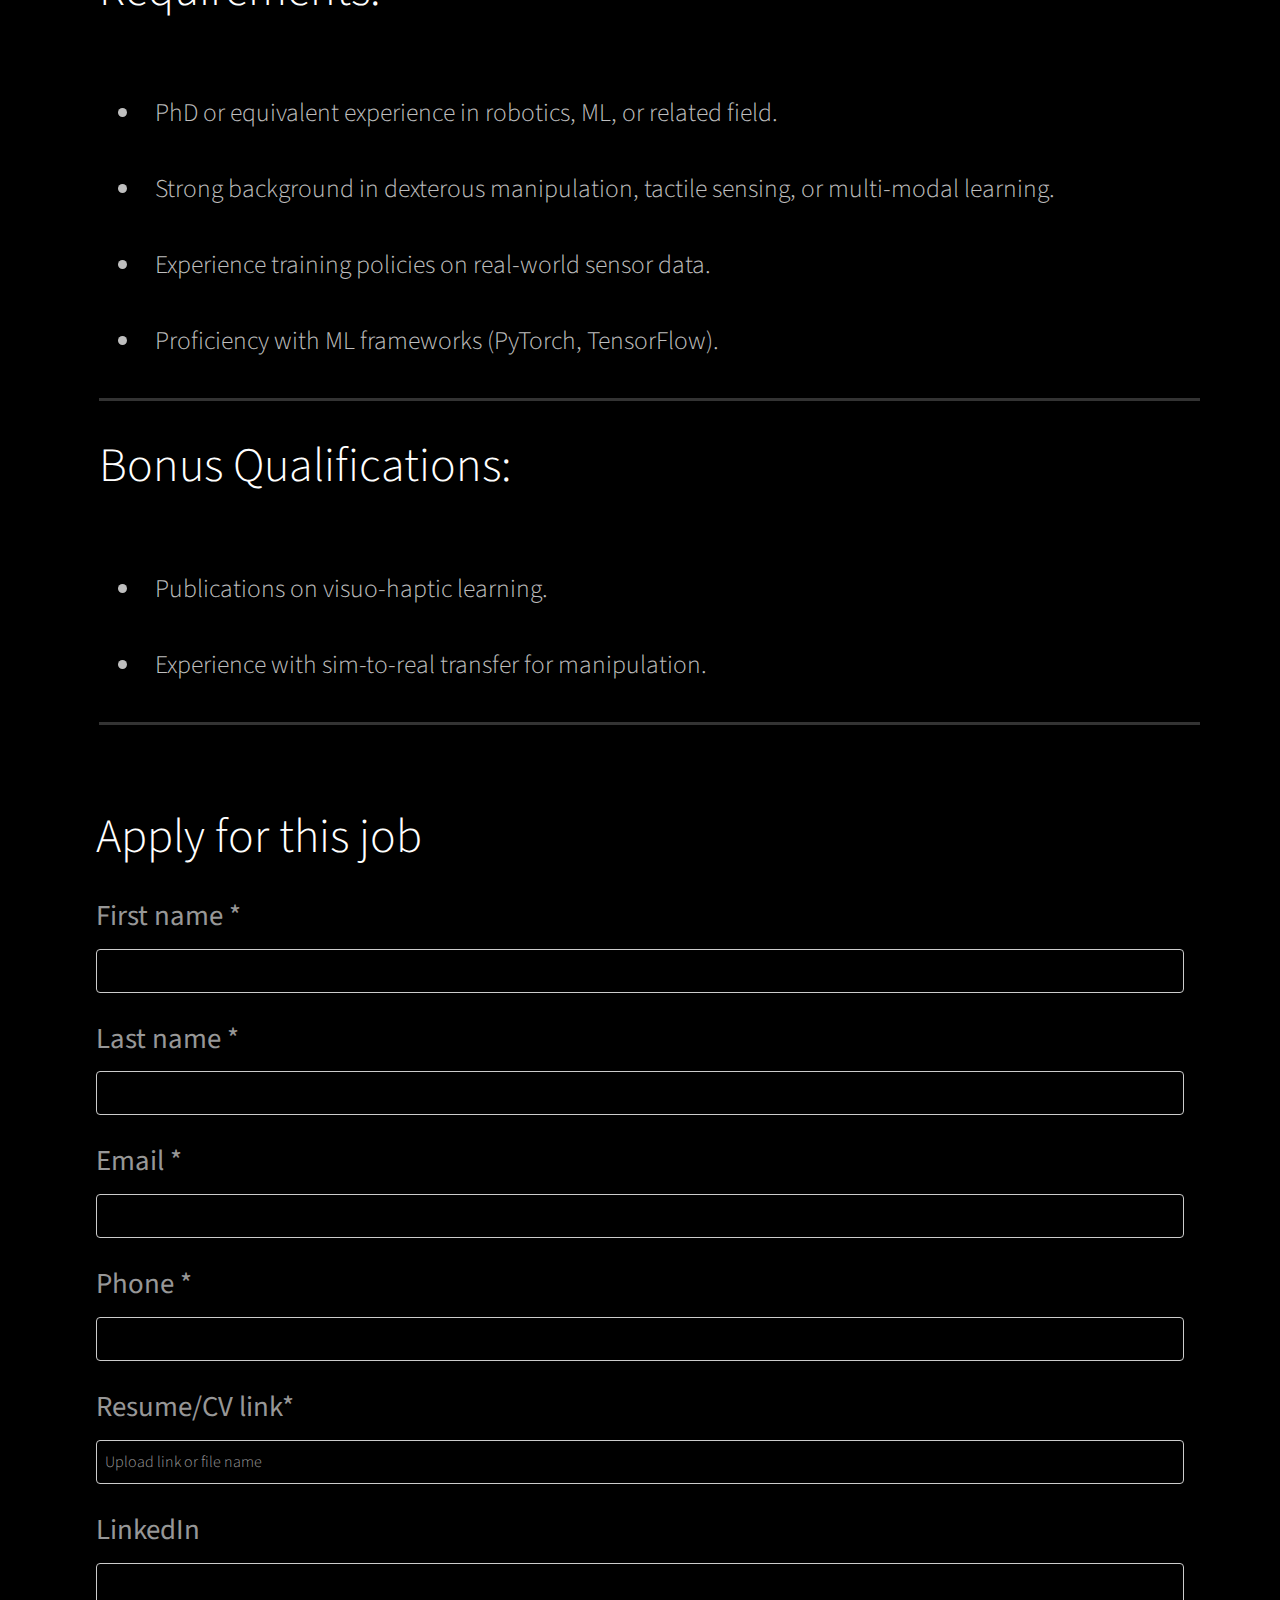
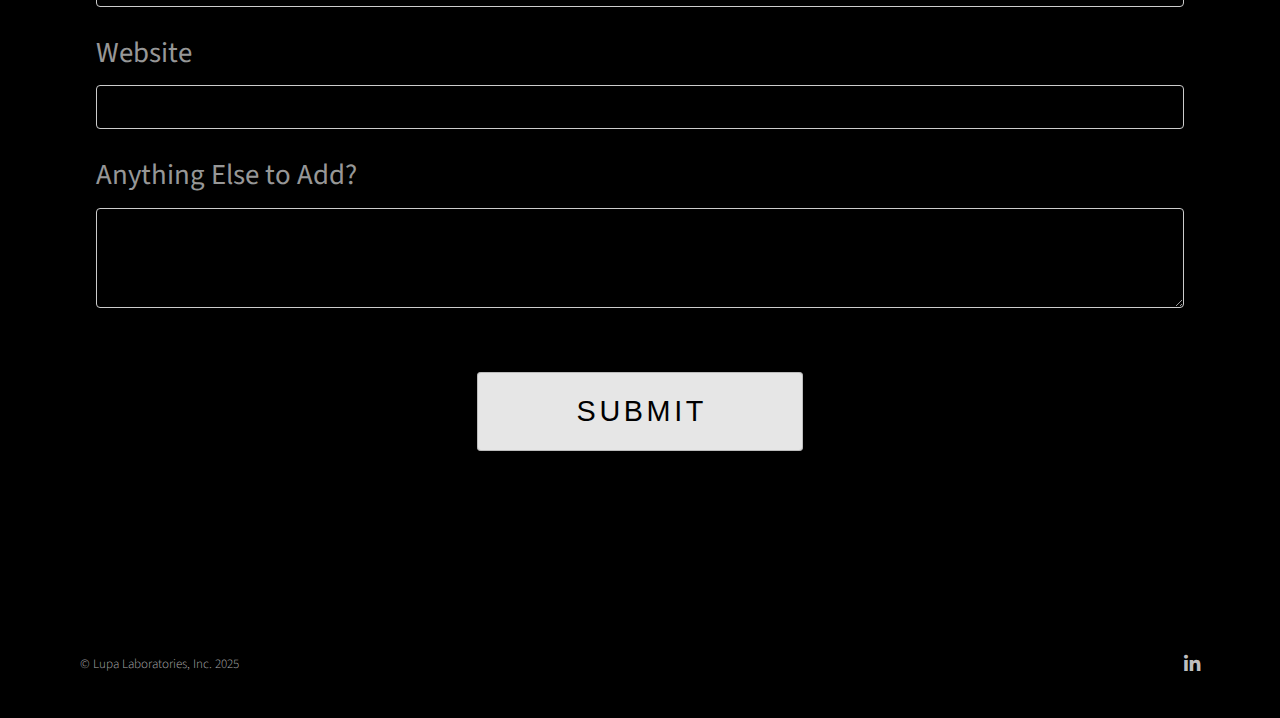
<file: job_description_pages/Al_Research_Scientist.html>
<!DOCTYPE HTML>
 
<html>
	<head>
		<title>Lupa Gloves</title>
		<meta charset="utf-8" />
		<meta name="viewport" content="width=device-width, initial-scale=1, user-scalable=no" />
		<link rel="stylesheet" href="../assets/css/main.css" />
		<noscript><link rel="stylesheet" href="../assets/css/noscript.css" /></noscript>
		<link
			rel="stylesheet"
			href="https://cdnjs.cloudflare.com/ajax/libs/font-awesome/6.4.0/css/all.min.css"
			integrity="sha512-…"
			crossorigin="anonymous"
			referrerpolicy="no-referrer"
		/>
	</head>
	<body class="is-preload">


        <header class="site-header">
				<div class="inner">
 					<a href="../index.html" class="site-logo">
						<img src="../assets/css/images/Logo.png" alt="Foundation Logo">
					</a>
 					 

 					<button class="hamburger" id="hamburgerBtn" aria-label="Open menu">
						<span></span><span></span><span></span>
					</button>

 					<nav class="site-nav">
					<ul>
						<li><a href="../Fundational_data.html">Foundational Data</a></li>
						<li><a href="../Master_plan.html">Master Plan</a></li>
						<li><a href="../Culture.html">Culture</a></li>
						<li><a href="../Careers.html">Careers</a></li>
					</ul>
					</nav>
				</div>

 				<nav class="mobile-nav" id="mobileNav">
					<button class="mobile-close" id="closeMobileNav" aria-label="Close menu">&times;</button>
					<ul>
						<li><a href="../Fundational_data.html">Foundational Data</a></li>
						<li><a href="../Master_plan.html">Master Plan</a></li>
						<li><a href="../Culture.html">Culture</a></li>
						<li><a href="../Careers.html">Careers</a></li>
					</ul>
				</nav>

			</header>

        
		<!-- Four -->
			<section id="four" class="main style1 special">
				<div class="container">
                    <header class="job-name-title">
                        <h1>AI Research Scientist-Dexterous Manipulation</h1>
                    </header>

                 </div>
                    
				<div class="container">

					<div class="row gtr-150">
				 

						<div class="col-12 col-12-medium">
							<aside class="roles">
								<ul class="roles-list">


                                    <li class="role-item">
										 



										<!-- second line explaination -->
										  
										<p class="job-bg-dis">San Francisco Bay Area, CA</p>

                                        <p class="job-bg-dis">We are building the dataset that will power robots to match human-level 
                                            manipulation. Your research will directly translate data into dexterous control policies.</p>
                             
                                        <p class="job-bg-dis">We are looking for an AI Research Scientist with deep expertise in learning
                                            dexterous manipulation from multi-modal sensor data.</p>

 									 
										
									</li>





									<li class="role-item">
										<!-- first line: title & button -->
										<div class="role-header">
											<span class="role-name">
												Responsibilities:</sup>
											</span>

										</div>



										<!-- second line explaination -->
										  
										<div class="role-description-one-job"> 
                                            <ul>
                                                    <li>Develop ML models mapping visuo-haptic data to robot control commands.</li>
                                                    <li>Research imitation learning, reinforcement learning, or hybrid approaches.</li>
                                                    <li>Evaluate policies in simulation and hardware.</li>
                                                    <li>Publish research and present findings internally and externally.</li>
                                              </ul>
                                        </div>
 									 
										
									</li>



                                    	<li class="role-item">
										<!-- first line: title & button -->
										<div class="role-header">
											<span class="role-name">
												Requirements:</sup>
											</span>

										</div>



										<!-- second line explaination -->
										  
										 
                                        <div class="role-description-one-job"> 
                                            <ul>
                                                    <li>PhD or equivalent experience in robotics, ML, or related field.</li>
                                                    <li>Strong background in dexterous manipulation, tactile sensing, or multi-modal learning.</li>
                                                    <li>Experience training policies on real-world sensor data.</li>
                                                    <li>Proficiency with ML frameworks (PyTorch, TensorFlow).</li>
                                             </ul>
                                        </div>
 									 
										
									</li>

                                    

                                    </li>



                                    	<li class="role-item">
										<!-- first line: title & button -->
										<div class="role-header">
											<span class="role-name">
												Bonus Qualifications:</sup>
											</span>

										</div>



										<!-- second line explaination -->
 										 
                                        <div class="role-description-one-job">
                                            <ul>
                                                <li>Publications on visuo-haptic learning.</li>
                                                <li>Experience with sim-to-real transfer for manipulation.</li>
 
                                            </ul>
                                            
                                        </div>
                                     
 									 
										
									</li>





								 

  
								 
								</ul>
                                
							</aside>


                            <section class="application-form">
                                <h1>Apply for this job</h1>

                                <form
                                    action="https://docs.google.com/forms/d/1aC0U0h_JeCnbh7swNG87MJXyEtDFm5F3WcQzH_XSxqc/formResponse"
                                    method="POST"
                                    target="hidden_iframe"
                                    onsubmit="submitted=true;"
                                >

                                    <iframe name="hidden_iframe" style="display:none;"></iframe>


                                    <input type="hidden" name="fvv" value="1">
                                    <input type="hidden" name="partialResponse" value="[null,null,&quot;-8358740693943005464&quot;]">
                                    <input type="hidden" name="pageHistory" value="0">
                                    <input type="hidden" name="fbzx" value="-8358740693943005464">
                                    <input type="hidden" name="submissionTimestamp" value="-1">

                                    <div class="form-group">
                                        <label for="firstName">First name *</label>
                                        <input
                                            type="text"
                                            id="firstName"
                                            name="entry.1235656038"
                                            required
                                        />
                                    </div>

                                    <div class="form-group">
                                        <label for="lastName">Last name *</label>
                                            <input
                                                type="text"
                                                id="lastName"
                                                name="entry.516424878"
                                                required
                                            />
                                    </div>


                                    <div class="form-group">
                                        <label for="email">Email *</label>
                                        <input
                                            type="text"
                                            id="email"
                                            name="entry.593541462"
                                            required
                                        />
                                    </div>


                                    <div class="form-group">
                                        <label for="phone">Phone *</label>
                                        <input
                                            type="text"
                                            id="phone"
                                            name="entry.1818973404"
                                            required
                                        />
                                    </div>



                                    <div class="form-group">
                                        <label for="resume">Resume/CV link*</label>
                                        <input
                                            type="text"
                                            id="resume"
                                            name="entry.254266958"
                                            placeholder="Upload link or file name"
                                            required
                                        />
                                    </div>


                                    <div class="form-group">
                                        <label for="linkedin">LinkedIn</label>
                                        <input
                                            type="text"
                                            id="linkedin"
                                            name="entry.576080431"
                                        />
                                    </div>



                                    <div class="form-group">
                                        <label for="website">Website</label>
                                        <input
                                            type="text"
                                            id="website"
                                            name="entry.629505385"
                                        />
                                    </div>


                                    <div class="form-group">
                                        <label for="anythingElse">Anything Else to Add?</label>
                                        <textarea
                                            id="anythingElse"
                                            name="entry.505676119"
                                        ></textarea>
                                    </div>



                                    <button type="submit">Submit</button>

                                    
                                </form>


                            </section>

                             


						</div>
					</div>

					 
                    

 



                     

				</div>
			</section>
  

            
            


 
	 

		<!-- Footer -->
			<section id="footer">
                <div class="container">
                    <ul class="icons">
                        <!-- <li><a href="#" class="icon brands alt fa-twitter"><span class="label">Twitter</span></a></li>
                        <li><a href="#" class="icon brands alt fa-facebook-f"><span class="label">Facebook</span></a></li>
                        <li><a href="#" class="icon brands alt fa-instagram"><span class="label">Instagram</span></a></li>
                        <li><a href="#" class="icon brands alt fa-github"><span class="label">GitHub</span></a></li>
                        <li><a href="#" class="icon solid alt fa-envelope"><span class="label">Email</span></a></li> -->

                        <li>
                            <!-- 新增这一行小字 -->
                            <p class="footer-note">© Lupa Laboratories, Inc. 2025</p>

                            <!-- linked in -->
                            <a href="https://www.linkedin.com/in/edmond-d-19738625b/" class="icon brands alt fa-linkedin-in">
                                <span class="label">LinkedIn</span>
                            </a>

                                
                        </li>
                    </ul>

                    <!-- <ul class="copyright">
                        <li>&copy; Yuzhen Chen</li><li>Design: Yuzhen hen & HTML5_UP</a></li>
                    </ul> -->
                </div>
            </section>



			 


		<!-- Scripts -->
			<script src="../assets/js/jquery.min.js"></script>
			<script src="../assets/js/jquery.scrolly.min.js"></script>
			<script src="../assets/js/browser.min.js"></script>
			<script src="../assets/js/breakpoints.min.js"></script>
			<script src="../assets/js/util.js"></script>
			<script src="../assets/js/main.js"></script>


            <script>
				const hamBtn   = document.getElementById('hamburgerBtn');
				const mobileNav = document.getElementById('mobileNav');
				const closeNav   = document.getElementById('closeMobileNav');


				hamBtn.addEventListener('click', () => {
 					hamBtn.classList.toggle('open');
					mobileNav.classList.toggle('open');
				});

 				mobileNav.querySelectorAll('a').forEach(a =>
					a.addEventListener('click', () => {
					hamBtn.classList.remove('open');
					mobileNav.classList.remove('open');
					})
				);

				closeNav.addEventListener('click', () => {
					hamBtn.classList.remove('open');
					mobileNav.classList.remove('open');
				})
			</script>
			

	</body>
</html>
</file>
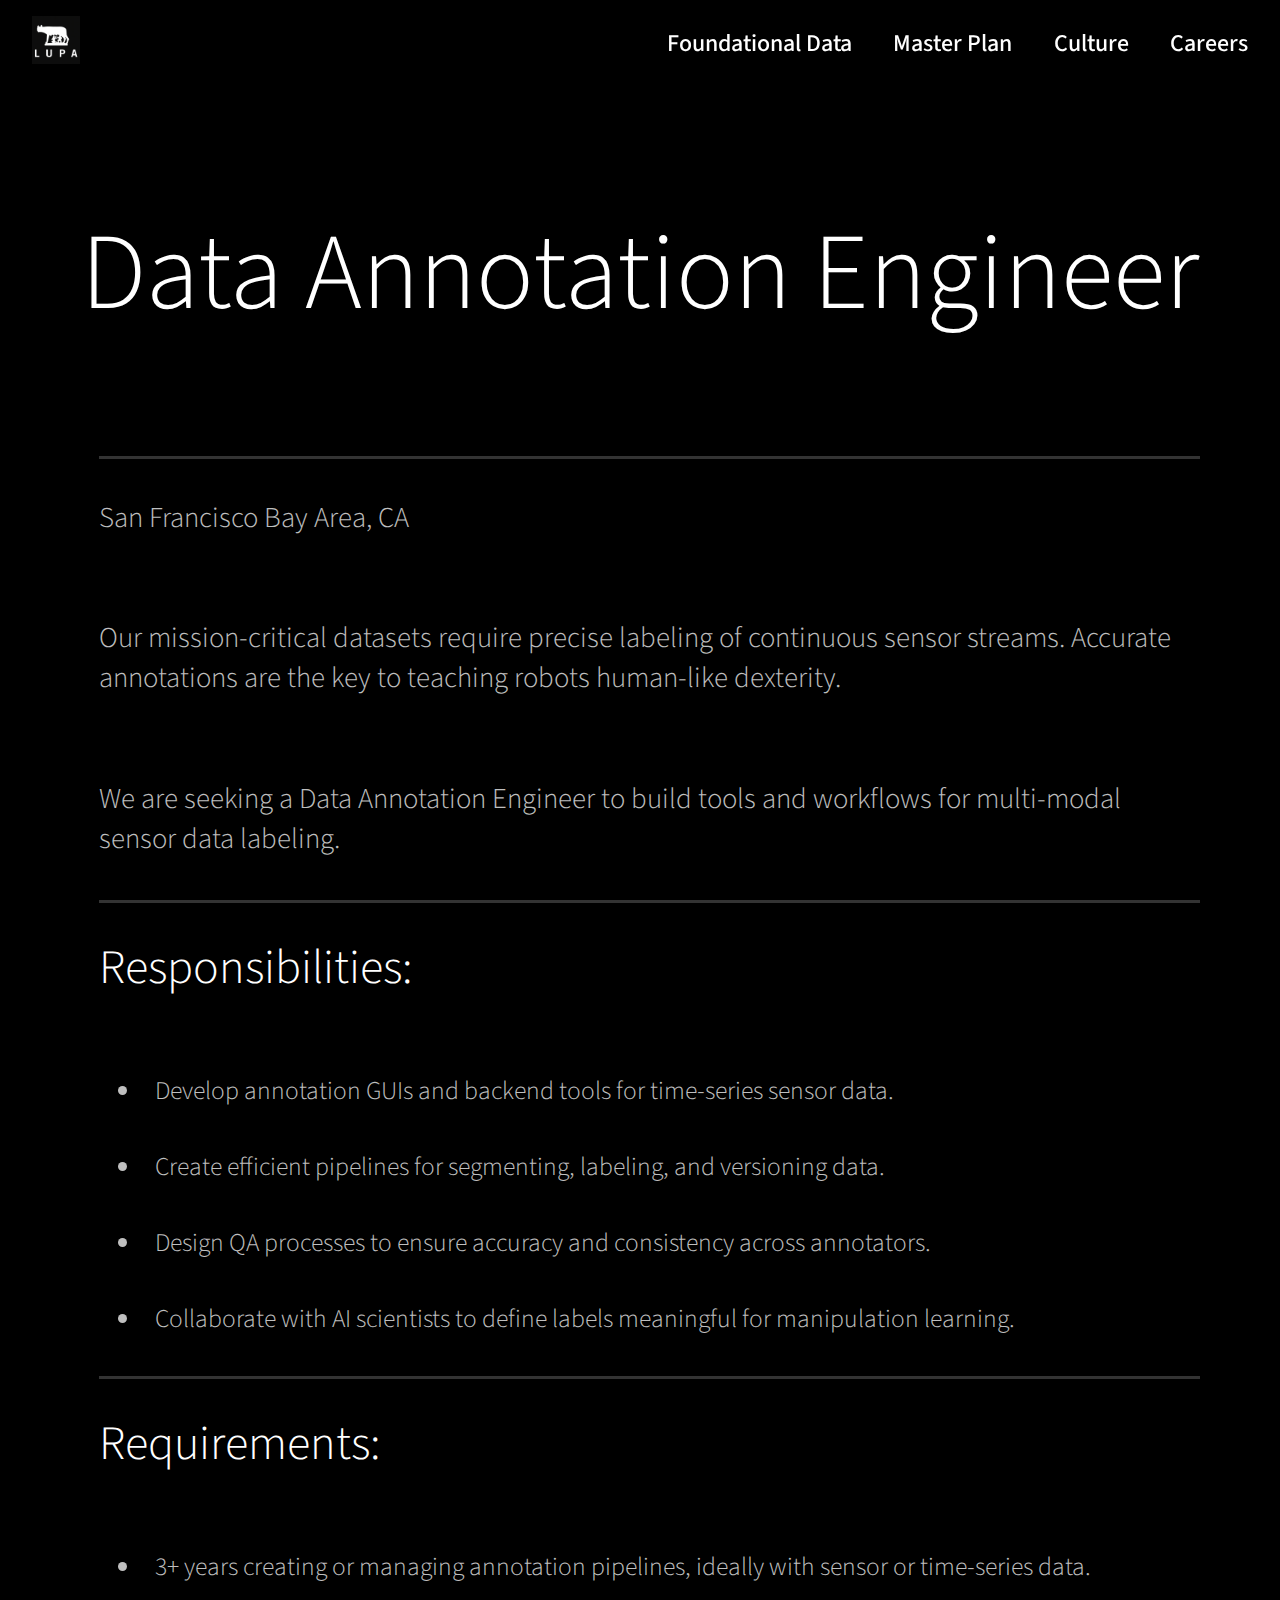
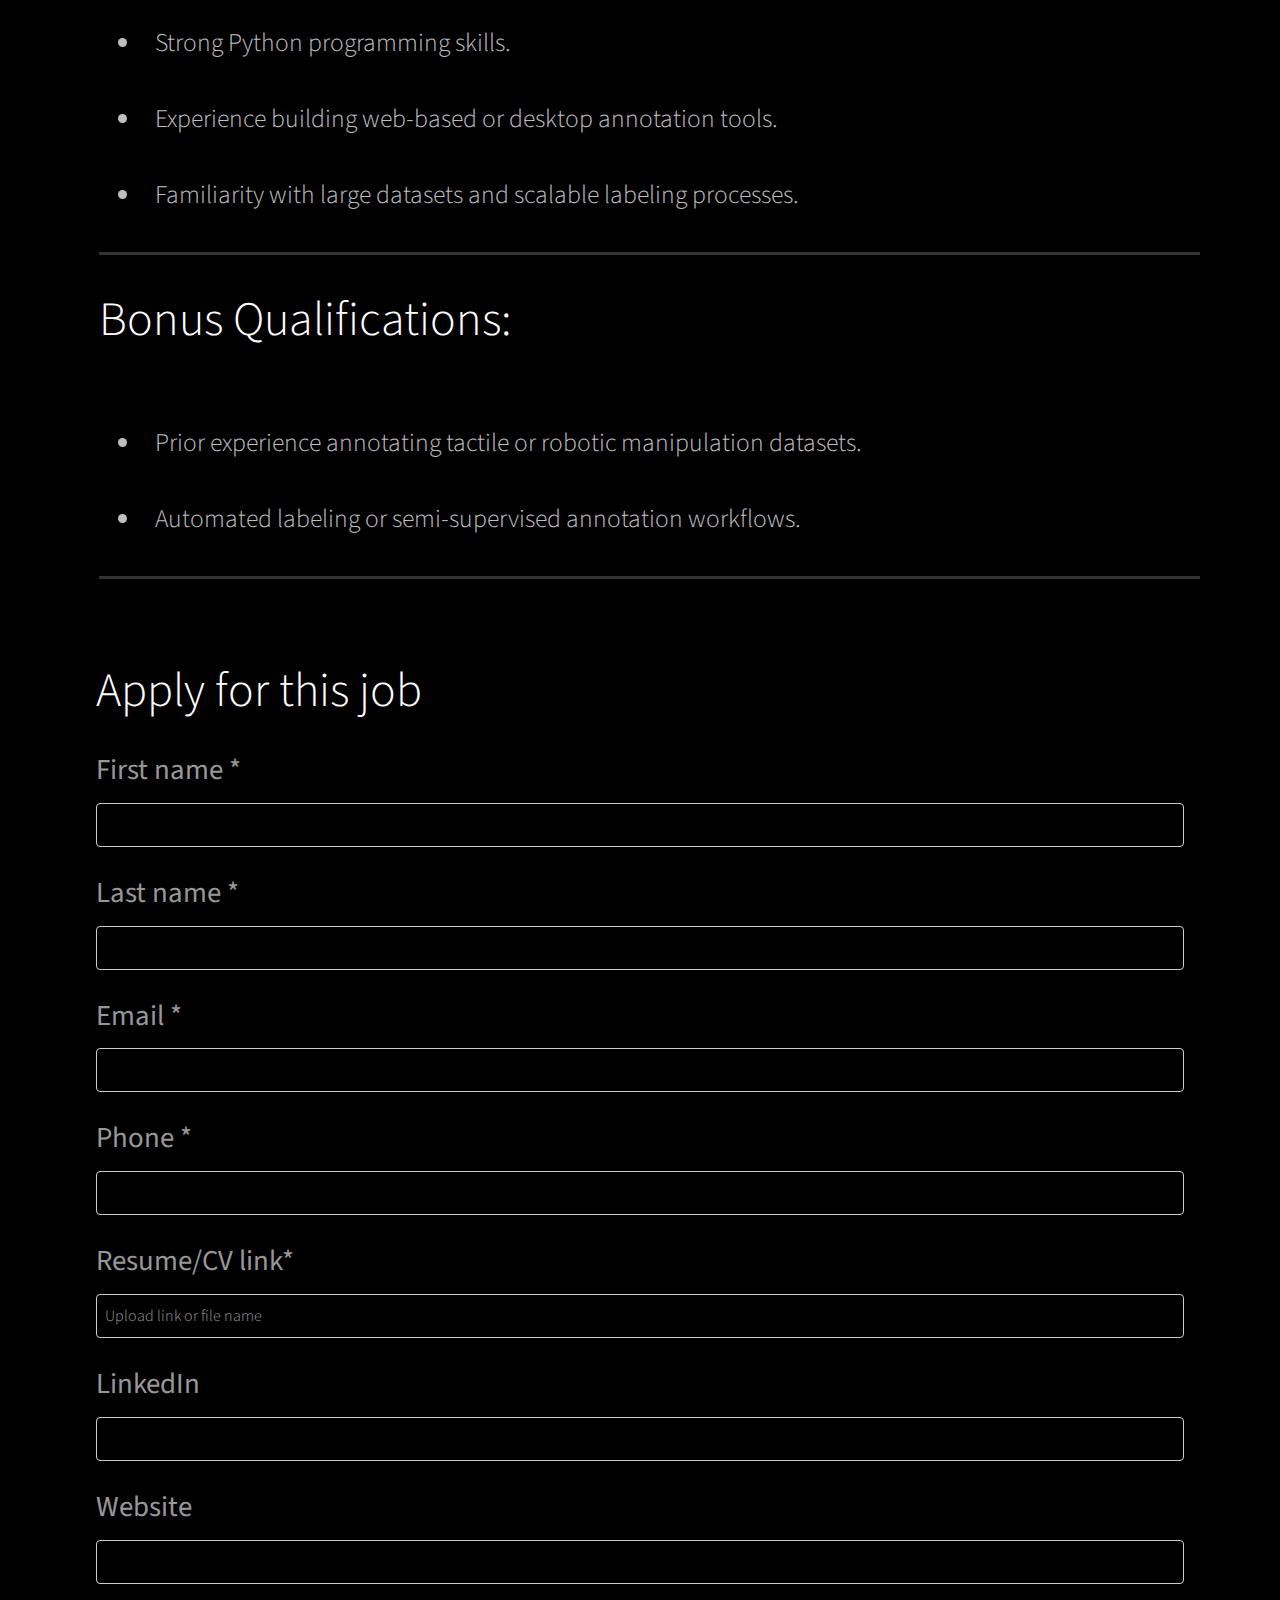
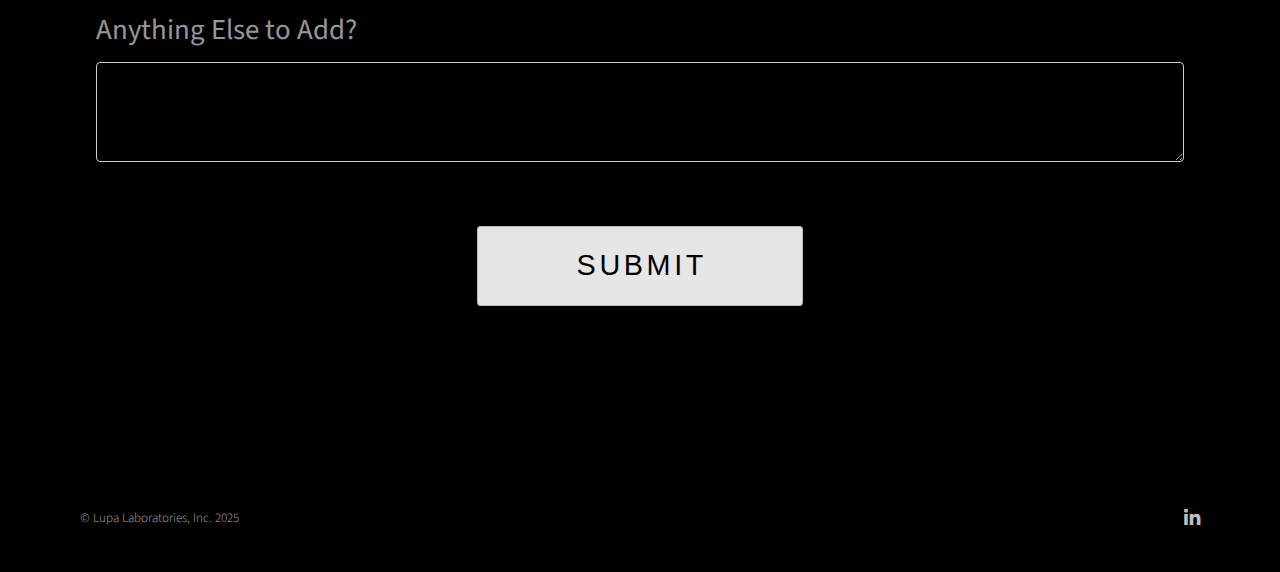
<file: job_description_pages/Data_Annotation_Engineer.html>
<!DOCTYPE HTML>
 
<html>
	<head>
		<title>Lupa Gloves</title>
		<meta charset="utf-8" />
		<meta name="viewport" content="width=device-width, initial-scale=1, user-scalable=no" />
		<link rel="stylesheet" href="../assets/css/main.css" />
		<noscript><link rel="stylesheet" href="../assets/css/noscript.css" /></noscript>
		<link
			rel="stylesheet"
			href="https://cdnjs.cloudflare.com/ajax/libs/font-awesome/6.4.0/css/all.min.css"
			integrity="sha512-…"
			crossorigin="anonymous"
			referrerpolicy="no-referrer"
		/>
	</head>
	<body class="is-preload">


        <header class="site-header">
				<div class="inner">
 					<a href="../index.html" class="site-logo">
						<img src="../assets/css/images/Logo.png" alt="Foundation Logo">
					</a>
 					 

 					<button class="hamburger" id="hamburgerBtn" aria-label="Open menu">
						<span></span><span></span><span></span>
					</button>

 					<nav class="site-nav">
					<ul>
						<li><a href="../Fundational_data.html">Foundational Data</a></li>
						<li><a href="../Master_plan.html">Master Plan</a></li>
						<li><a href="../Culture.html">Culture</a></li>
						<li><a href="../Careers.html">Careers</a></li>
					</ul>
					</nav>
				</div>

 				<nav class="mobile-nav" id="mobileNav">
					<button class="mobile-close" id="closeMobileNav" aria-label="Close menu">&times;</button>
					<ul>
						<li><a href="../Fundational_data.html">Foundational Data</a></li>
						<li><a href="../Master_plan.html">Master Plan</a></li>
						<li><a href="../Culture.html">Culture</a></li>
						<li><a href="../Careers.html">Careers</a></li>
					</ul>
				</nav>

			</header>

        
		<!-- Four -->
			<section id="four" class="main style1 special">
				<div class="container">
                    <header class="job-name-title">
                        <h1>Data Annotation Engineer</h1>
                    </header>

                 </div>
                    
				<div class="container">

					<div class="row gtr-150">
				 

						<div class="col-12 col-12-medium">
							<aside class="roles">
								<ul class="roles-list">


                                    <li class="role-item">
										 



										<!-- second line explaination -->
										  
										<p class="job-bg-dis">San Francisco Bay Area, CA</p>

                                        <p class="job-bg-dis">Our mission-critical datasets require precise labeling of continuous sensor 
                                            streams. Accurate annotations are the key to teaching robots human-like dexterity.</p>
                             
                                        <p class="job-bg-dis">We are seeking a Data Annotation Engineer to build tools and workflows 
                                            for multi-modal sensor data labeling.</p>

 									 
										
									</li>





									<li class="role-item">
										<!-- first line: title & button -->
										<div class="role-header">
											<span class="role-name">
												Responsibilities:</sup>
											</span>

										</div>



										<!-- second line explaination -->
										  
										<div class="role-description-one-job"> 
                                            <ul>
                                                    <li>Develop annotation GUIs and backend tools for time-series sensor data.</li>
                                                    <li>Create efficient pipelines for segmenting, labeling, and versioning data.</li>
                                                    <li>Design QA processes to ensure accuracy and consistency across annotators.</li>
                                                    <li>Collaborate with AI scientists to define labels meaningful for manipulation learning.</li>
                                              </ul>
                                        </div>
 									 
										
									</li>



                                    	<li class="role-item">
										<!-- first line: title & button -->
										<div class="role-header">
											<span class="role-name">
												Requirements:</sup>
											</span>

										</div>



										<!-- second line explaination -->
										  
										 
                                        <div class="role-description-one-job"> 
                                            <ul>
                                                    <li>3+ years creating or managing annotation pipelines, ideally with sensor or time-series data.</li>
                                                    <li>Strong Python programming skills.</li>
                                                    <li>Experience building web-based or desktop annotation tools.</li>
                                                    <li>Familiarity with large datasets and scalable labeling processes.</li>
                                             </ul>
                                        </div>
 									 
										
									</li>

                                    

                                    </li>



                                    	<li class="role-item">
										<!-- first line: title & button -->
										<div class="role-header">
											<span class="role-name">
												Bonus Qualifications:</sup>
											</span>

										</div>



										<!-- second line explaination -->
										  
										 
                                        <div class="role-description-one-job">
                                            <ul>
                                                <li>Prior experience annotating tactile or robotic manipulation datasets.</li>
                                                <li>Automated labeling or semi-supervised annotation workflows.</li>
 
                                            </ul>
                                            
                                        </div>
                                     
 									 
										
									</li>





								 

  
								 
								</ul>
                                
							</aside>


                            <section class="application-form">
                                <h1>Apply for this job</h1>

                                <form
                                    action="https://docs.google.com/forms/d/1aC0U0h_JeCnbh7swNG87MJXyEtDFm5F3WcQzH_XSxqc/formResponse"
                                    method="POST"
                                    target="hidden_iframe"
                                    onsubmit="submitted=true;"
                                >

                                    <iframe name="hidden_iframe" style="display:none;"></iframe>


                                    <input type="hidden" name="fvv" value="1">
                                    <input type="hidden" name="partialResponse" value="[null,null,&quot;-8358740693943005464&quot;]">
                                    <input type="hidden" name="pageHistory" value="0">
                                    <input type="hidden" name="fbzx" value="-8358740693943005464">
                                    <input type="hidden" name="submissionTimestamp" value="-1">

                                    <div class="form-group">
                                        <label for="firstName">First name *</label>
                                        <input
                                            type="text"
                                            id="firstName"
                                            name="entry.1235656038"
                                            required
                                        />
                                    </div>

                                    <div class="form-group">
                                        <label for="lastName">Last name *</label>
                                            <input
                                                type="text"
                                                id="lastName"
                                                name="entry.516424878"
                                                required
                                            />
                                    </div>


                                    <div class="form-group">
                                        <label for="email">Email *</label>
                                        <input
                                            type="text"
                                            id="email"
                                            name="entry.593541462"
                                            required
                                        />
                                    </div>


                                    <div class="form-group">
                                        <label for="phone">Phone *</label>
                                        <input
                                            type="text"
                                            id="phone"
                                            name="entry.1818973404"
                                            required
                                        />
                                    </div>



                                    <div class="form-group">
                                        <label for="resume">Resume/CV link*</label>
                                        <input
                                            type="text"
                                            id="resume"
                                            name="entry.254266958"
                                            placeholder="Upload link or file name"
                                            required
                                        />
                                    </div>


                                    <div class="form-group">
                                        <label for="linkedin">LinkedIn</label>
                                        <input
                                            type="text"
                                            id="linkedin"
                                            name="entry.576080431"
                                        />
                                    </div>



                                    <div class="form-group">
                                        <label for="website">Website</label>
                                        <input
                                            type="text"
                                            id="website"
                                            name="entry.629505385"
                                        />
                                    </div>


                                    <div class="form-group">
                                        <label for="anythingElse">Anything Else to Add?</label>
                                        <textarea
                                            id="anythingElse"
                                            name="entry.505676119"
                                        ></textarea>
                                    </div>



                                    <button type="submit">Submit</button>

                                    
                                </form>


                            </section>

                             


						</div>
					</div>

					 
                    

 



                     

				</div>
			</section>
  

            
            


 
	 

		<!-- Footer -->
			<section id="footer">
                <div class="container">
                    <ul class="icons">
                        <!-- <li><a href="#" class="icon brands alt fa-twitter"><span class="label">Twitter</span></a></li>
                        <li><a href="#" class="icon brands alt fa-facebook-f"><span class="label">Facebook</span></a></li>
                        <li><a href="#" class="icon brands alt fa-instagram"><span class="label">Instagram</span></a></li>
                        <li><a href="#" class="icon brands alt fa-github"><span class="label">GitHub</span></a></li>
                        <li><a href="#" class="icon solid alt fa-envelope"><span class="label">Email</span></a></li> -->

                        <li>
                            <!-- 新增这一行小字 -->
                            <p class="footer-note">© Lupa Laboratories, Inc. 2025</p>

                            <!-- linked in -->
                            <a href="https://www.linkedin.com/in/edmond-d-19738625b/" class="icon brands alt fa-linkedin-in">
                                <span class="label">LinkedIn</span>
                            </a>

                                
                        </li>
                    </ul>

                    <!-- <ul class="copyright">
                        <li>&copy; Yuzhen Chen</li><li>Design: Yuzhen hen & HTML5_UP</a></li>
                    </ul> -->
                </div>
            </section>



			 


		<!-- Scripts -->
			<script src="../assets/js/jquery.min.js"></script>
			<script src="../assets/js/jquery.scrolly.min.js"></script>
			<script src="../assets/js/browser.min.js"></script>
			<script src="../assets/js/breakpoints.min.js"></script>
			<script src="../assets/js/util.js"></script>
			<script src="../assets/js/main.js"></script>

            <script>
				const hamBtn   = document.getElementById('hamburgerBtn');
				const mobileNav = document.getElementById('mobileNav');
				const closeNav   = document.getElementById('closeMobileNav');


				hamBtn.addEventListener('click', () => {
 					hamBtn.classList.toggle('open');
					mobileNav.classList.toggle('open');
				});

 				mobileNav.querySelectorAll('a').forEach(a =>
					a.addEventListener('click', () => {
					hamBtn.classList.remove('open');
					mobileNav.classList.remove('open');
					})
				);

				closeNav.addEventListener('click', () => {
					hamBtn.classList.remove('open');
					mobileNav.classList.remove('open');
				})
			</script>
			

	</body>
</html>
</file>
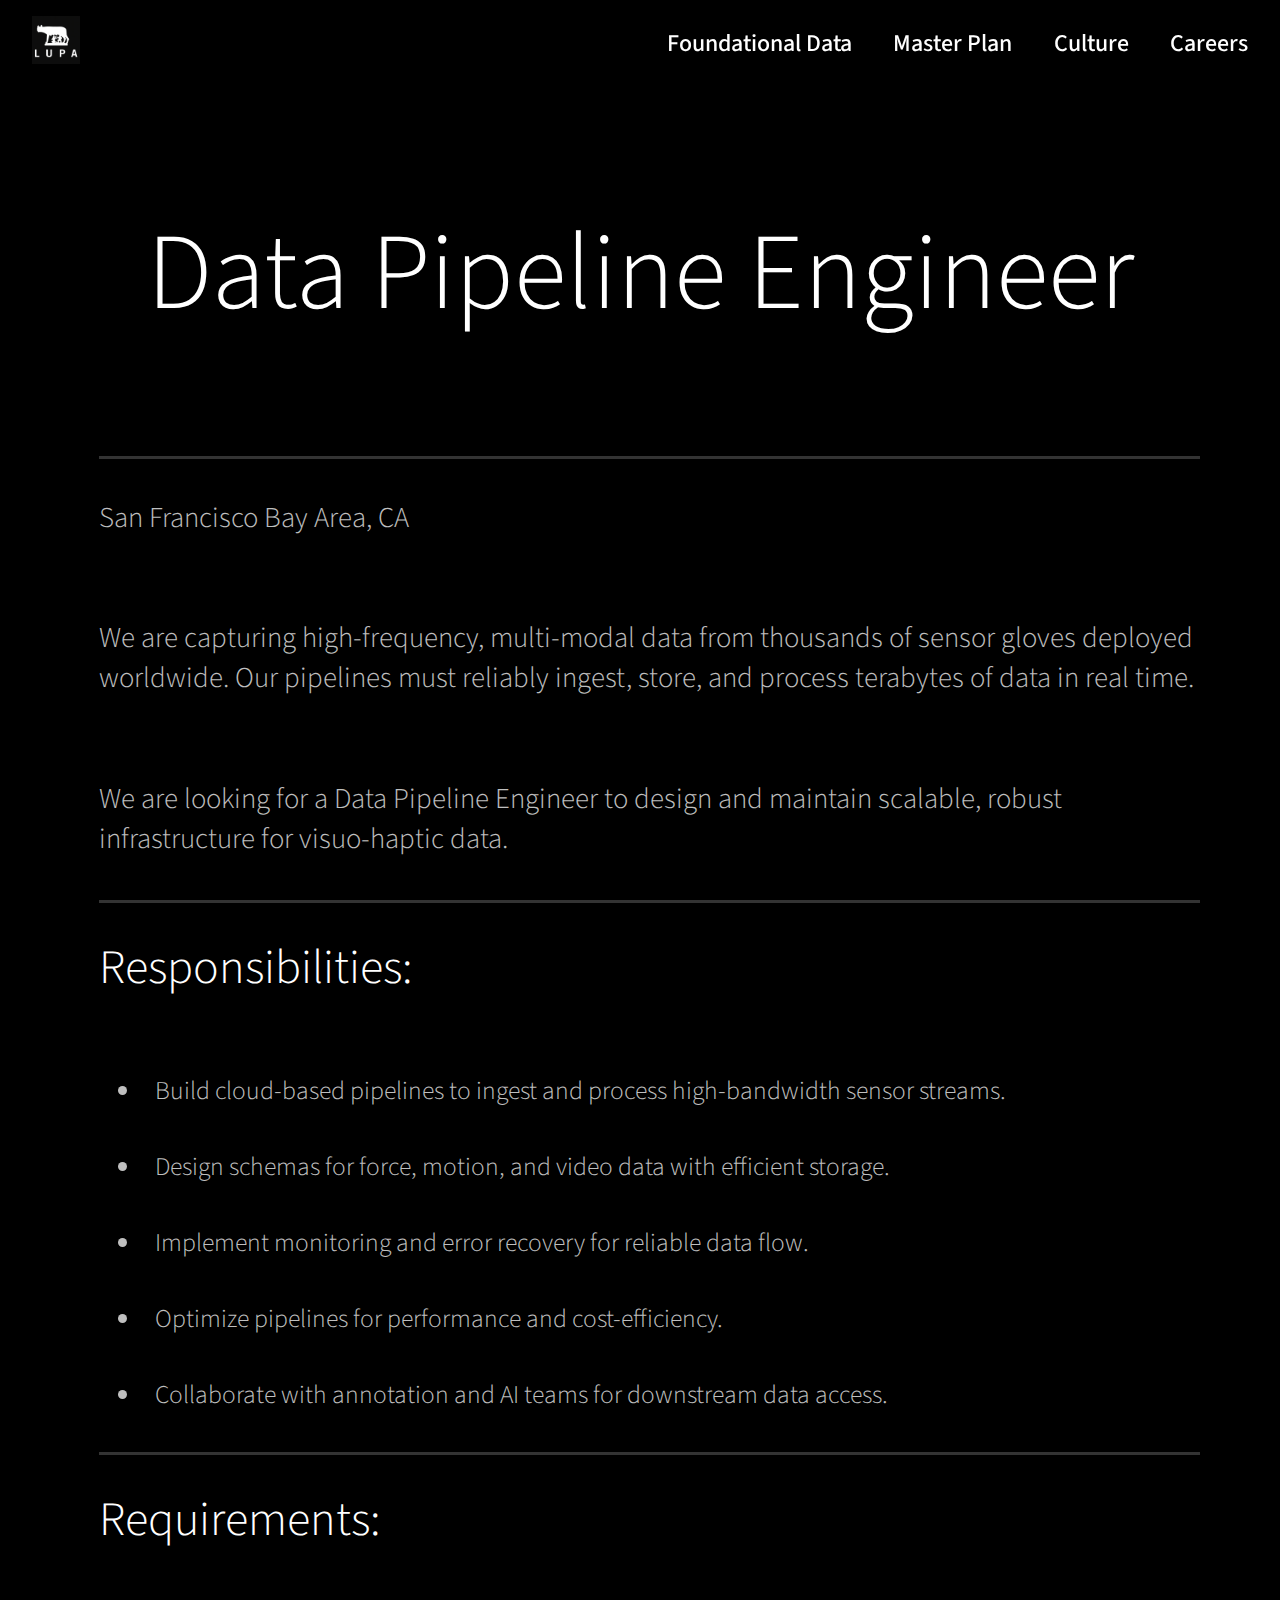
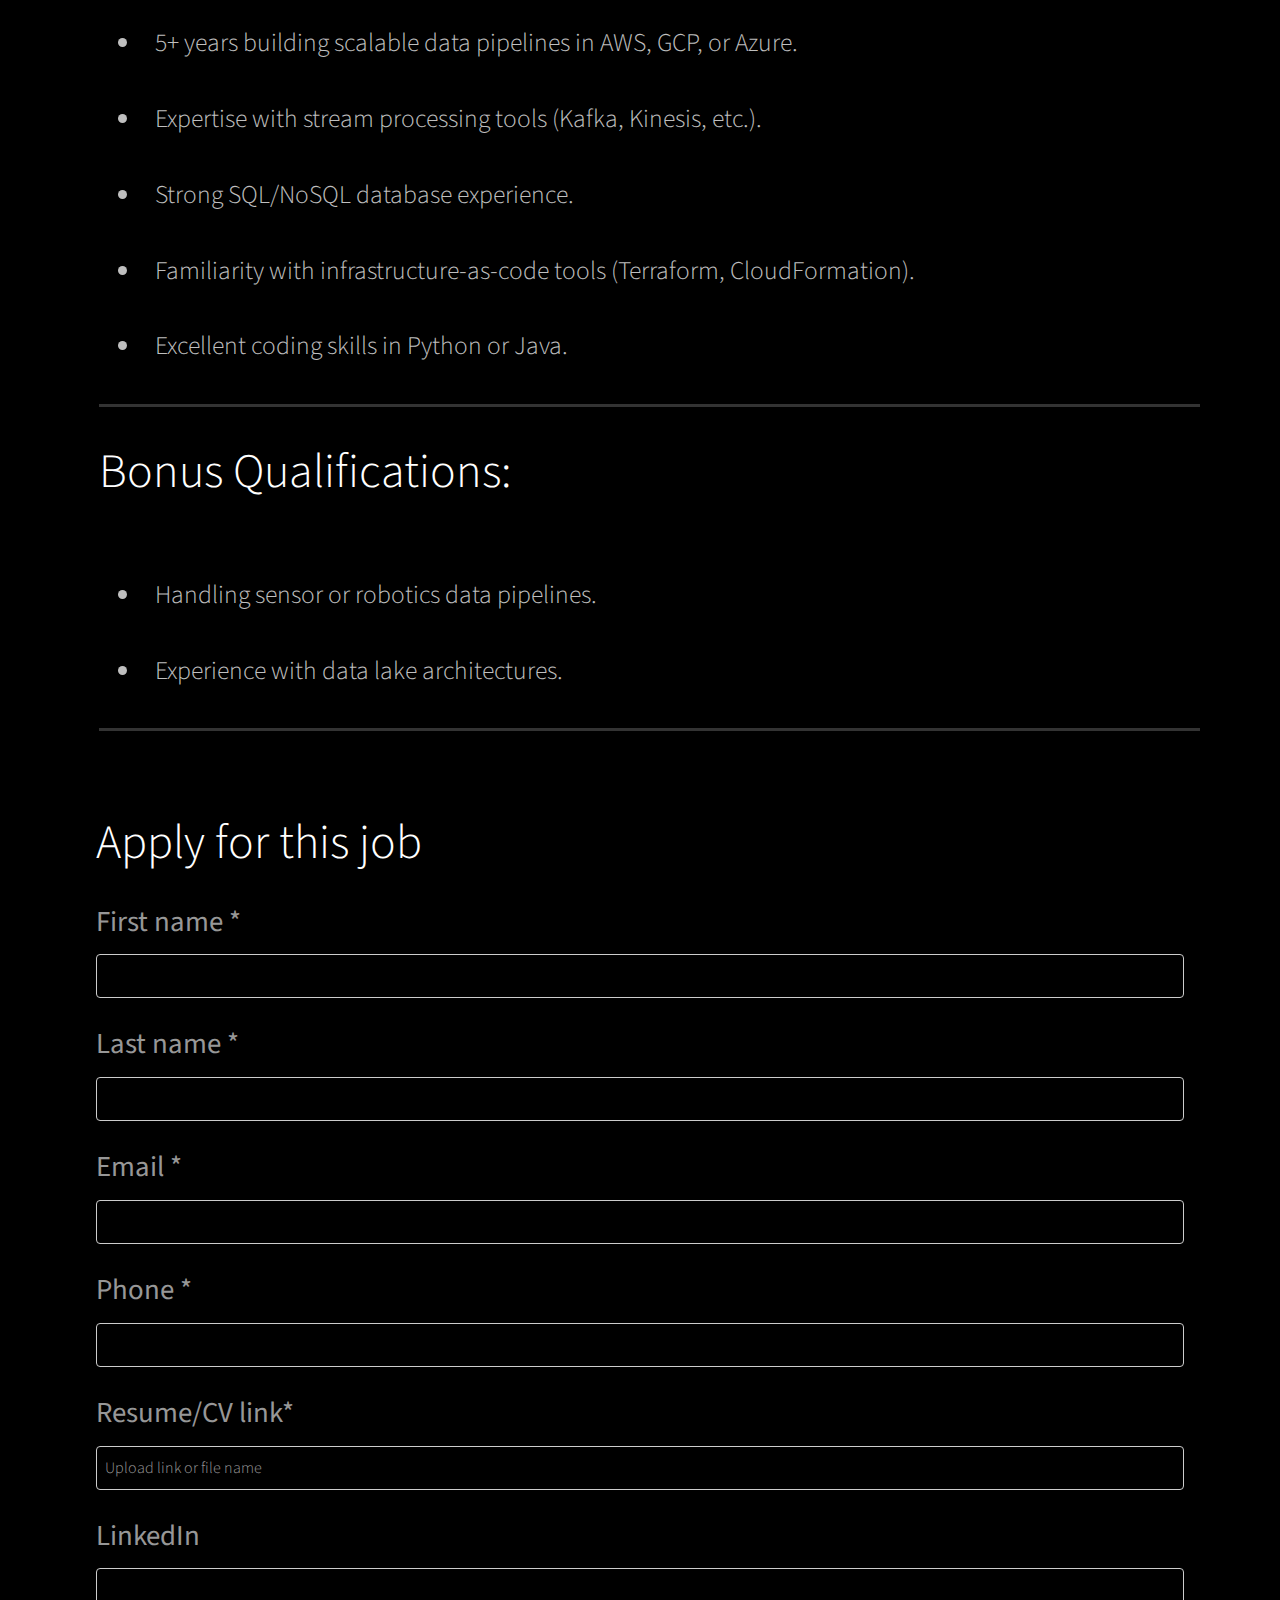
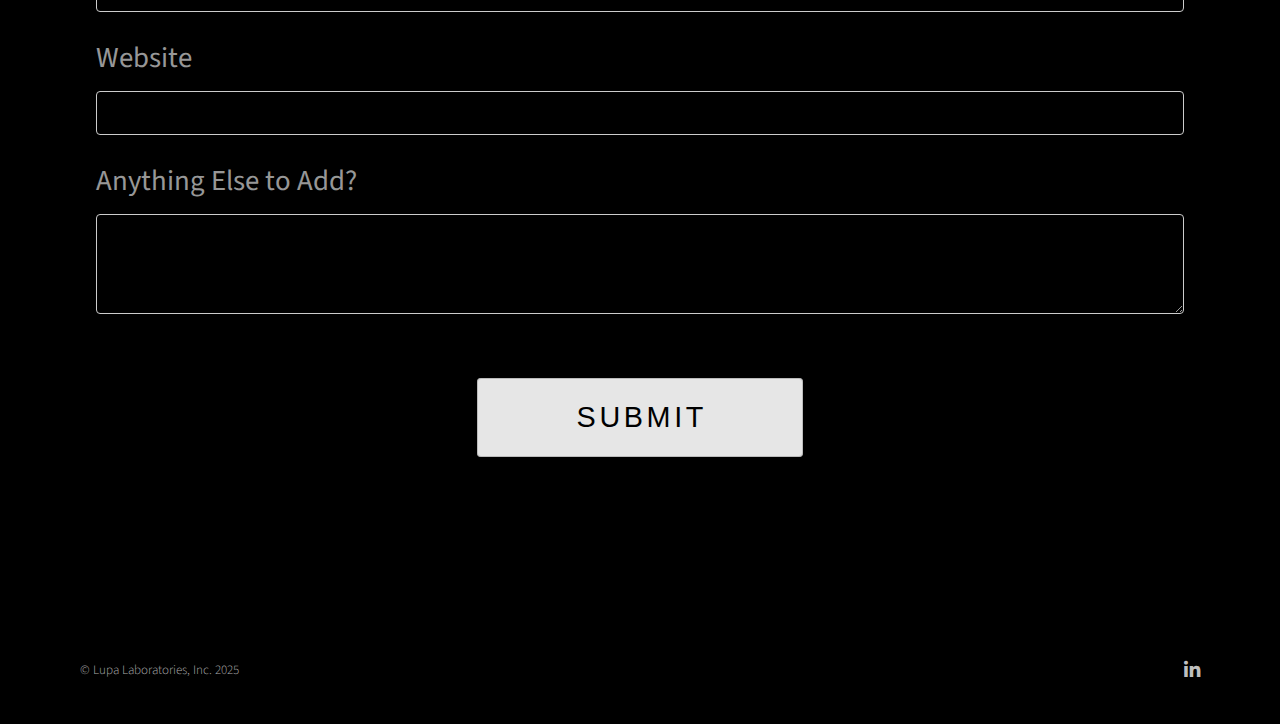
<file: job_description_pages/Data_Pipeline_Engineer.html>
<!DOCTYPE HTML>
 
<html>
	<head>
		<title>Lupa Gloves</title>
		<meta charset="utf-8" />
		<meta name="viewport" content="width=device-width, initial-scale=1, user-scalable=no" />
		<link rel="stylesheet" href="../assets/css/main.css" />
		<noscript><link rel="stylesheet" href="../assets/css/noscript.css" /></noscript>
		<link
			rel="stylesheet"
			href="https://cdnjs.cloudflare.com/ajax/libs/font-awesome/6.4.0/css/all.min.css"
			integrity="sha512-…"
			crossorigin="anonymous"
			referrerpolicy="no-referrer"
		/>
	</head>
	<body class="is-preload">


      <header class="site-header">
				<div class="inner">
 					<a href="../index.html" class="site-logo">
						<img src="../assets/css/images/Logo.png" alt="Foundation Logo">
					</a>
 					 

 					<button class="hamburger" id="hamburgerBtn" aria-label="Open menu">
						<span></span><span></span><span></span>
					</button>

 					<nav class="site-nav">
					<ul>
						<li><a href="../Fundational_data.html">Foundational Data</a></li>
						<li><a href="../Master_plan.html">Master Plan</a></li>
						<li><a href="../Culture.html">Culture</a></li>
						<li><a href="../Careers.html">Careers</a></li>
					</ul>
					</nav>
				</div>

 				<nav class="mobile-nav" id="mobileNav">
					<button class="mobile-close" id="closeMobileNav" aria-label="Close menu">&times;</button>
					<ul>
						<li><a href="../Fundational_data.html">Foundational Data</a></li>
						<li><a href="../Master_plan.html">Master Plan</a></li>
						<li><a href="../Culture.html">Culture</a></li>
						<li><a href="../Careers.html">Careers</a></li>
					</ul>
				</nav>

			</header>

        
		<!-- Four -->
			<section id="four" class="main style1 special">
				<div class="container">
                    <header class="job-name-title">
                        <h1>Data Pipeline Engineer</h1>
                    </header>

                 </div>
                    
				<div class="container">

					<div class="row gtr-150">
				 

						<div class="col-12 col-12-medium">
							<aside class="roles">
								<ul class="roles-list">


                                    <li class="role-item">
									 



										<!-- second line explaination -->
										  
										<p class="job-bg-dis">San Francisco Bay Area, CA</p>

                                        <p class="job-bg-dis">We are capturing high-frequency, 
                                            multi-modal data from thousands of sensor gloves deployed worldwide. 
                                            Our pipelines must reliably ingest, store, and process terabytes of data in real time.</p>
                             
                                        <p class="job-bg-dis">We are looking for a Data Pipeline Engineer to design and maintain scalable, 
                                            robust infrastructure for visuo-haptic data.</p>

 									 
										
									</li>





									<li class="role-item">
										<!-- first line: title & button -->
										<div class="role-header">
											<span class="role-name">
												Responsibilities:</sup>
											</span>

										</div>



										<!-- second line explaination -->
										  
										<div class="role-description-one-job"> 
                                            <ul>
                                                    <li>Build cloud-based pipelines to ingest and process high-bandwidth sensor streams.</li>
                                                    <li>Design schemas for force, motion, and video data with efficient storage.</li>
                                                    <li>Implement monitoring and error recovery for reliable data flow.</li>
                                                    <li>Optimize pipelines for performance and cost-efficiency.</li>
                                                    <li>Collaborate with annotation and AI teams for downstream data access.</li>
                                             </ul>
                                        </div>
 									 
										
									</li>



                                    	<li class="role-item">
										<!-- first line: title & button -->
										<div class="role-header">
											<span class="role-name">
												Requirements:</sup>
											</span>

										</div>



										<!-- second line explaination -->
										  
										 
                                        <div class="role-description-one-job"> 
                                            <ul>
                                                    <li>5+ years building scalable data pipelines in AWS, GCP, or Azure.</li>
                                                    <li>Expertise with stream processing tools (Kafka, Kinesis, etc.).</li>
                                                    <li>Strong SQL/NoSQL database experience.</li>
                                                    <li>Familiarity with infrastructure-as-code tools (Terraform, CloudFormation).</li>
                                                    <li>Excellent coding skills in Python or Java.</li>
                                            </ul>
                                        </div>
 									 
										
									</li>

                                    

                                    </li>



                                    	<li class="role-item">
										<!-- first line: title & button -->
										<div class="role-header">
											<span class="role-name">
												Bonus Qualifications:</sup>
											</span>

										</div>



										<!-- second line explaination -->
										  
										 
                                        <div class="role-description-one-job">
                                            <ul>
                                                <li>Handling sensor or robotics data pipelines.</li>
                                                <li>Experience with data lake architectures.</li>
 
                                            </ul>
                                            
                                        </div>
                                     
 									 
										
									</li>





								 

  
								 
								</ul>
                                
							</aside>


                          <section class="application-form">
                                <h1>Apply for this job</h1>

                                <form
                                    action="https://docs.google.com/forms/d/1aC0U0h_JeCnbh7swNG87MJXyEtDFm5F3WcQzH_XSxqc/formResponse"
                                    method="POST"
                                    target="hidden_iframe"
                                    onsubmit="submitted=true;"
                                >

                                    <iframe name="hidden_iframe" style="display:none;"></iframe>


                                    <input type="hidden" name="fvv" value="1">
                                    <input type="hidden" name="partialResponse" value="[null,null,&quot;-8358740693943005464&quot;]">
                                    <input type="hidden" name="pageHistory" value="0">
                                    <input type="hidden" name="fbzx" value="-8358740693943005464">
                                    <input type="hidden" name="submissionTimestamp" value="-1">

                                    <div class="form-group">
                                        <label for="firstName">First name *</label>
                                        <input
                                            type="text"
                                            id="firstName"
                                            name="entry.1235656038"
                                            required
                                        />
                                    </div>

                                    <div class="form-group">
                                        <label for="lastName">Last name *</label>
                                            <input
                                                type="text"
                                                id="lastName"
                                                name="entry.516424878"
                                                required
                                            />
                                    </div>


                                    <div class="form-group">
                                        <label for="email">Email *</label>
                                        <input
                                            type="text"
                                            id="email"
                                            name="entry.593541462"
                                            required
                                        />
                                    </div>


                                    <div class="form-group">
                                        <label for="phone">Phone *</label>
                                        <input
                                            type="text"
                                            id="phone"
                                            name="entry.1818973404"
                                            required
                                        />
                                    </div>



                                    <div class="form-group">
                                        <label for="resume">Resume/CV link*</label>
                                        <input
                                            type="text"
                                            id="resume"
                                            name="entry.254266958"
                                            placeholder="Upload link or file name"
                                            required
                                        />
                                    </div>


                                    <div class="form-group">
                                        <label for="linkedin">LinkedIn</label>
                                        <input
                                            type="text"
                                            id="linkedin"
                                            name="entry.576080431"
                                        />
                                    </div>



                                    <div class="form-group">
                                        <label for="website">Website</label>
                                        <input
                                            type="text"
                                            id="website"
                                            name="entry.629505385"
                                        />
                                    </div>


                                    <div class="form-group">
                                        <label for="anythingElse">Anything Else to Add?</label>
                                        <textarea
                                            id="anythingElse"
                                            name="entry.505676119"
                                        ></textarea>
                                    </div>



                                    <button type="submit">Submit</button>

                                    
                                </form>


                            </section>

                             


						</div>
					</div>

					 
                    

 



                     

				</div>
			</section>
  

            
            


 
	 

		<!-- Footer -->
			<section id="footer">
                <div class="container">
                    <ul class="icons">
                        

                        <li>
                             <p class="footer-note">© Lupa Laboratories, Inc. 2025</p>

                            <!-- linked in -->
                            <a href="https://www.linkedin.com/in/edmond-d-19738625b/" class="icon brands alt fa-linkedin-in">
                                <span class="label">LinkedIn</span>
                            </a>

                                
                        </li>
                    </ul>

                    
                </div>
            </section>



			 


		<!-- Scripts -->
			<script src="../assets/js/jquery.min.js"></script>
			<script src="../assets/js/jquery.scrolly.min.js"></script>
			<script src="../assets/js/browser.min.js"></script>
			<script src="../assets/js/breakpoints.min.js"></script>
			<script src="../assets/js/util.js"></script>
			<script src="../assets/js/main.js"></script>

            <script>
				const hamBtn   = document.getElementById('hamburgerBtn');
				const mobileNav = document.getElementById('mobileNav');
				const closeNav   = document.getElementById('closeMobileNav');


				hamBtn.addEventListener('click', () => {
 					hamBtn.classList.toggle('open');
					mobileNav.classList.toggle('open');
				});

 				mobileNav.querySelectorAll('a').forEach(a =>
					a.addEventListener('click', () => {
					hamBtn.classList.remove('open');
					mobileNav.classList.remove('open');
					})
				);

				closeNav.addEventListener('click', () => {
					hamBtn.classList.remove('open');
					mobileNav.classList.remove('open');
				})
			</script>
			

	</body>
</html>
</file>
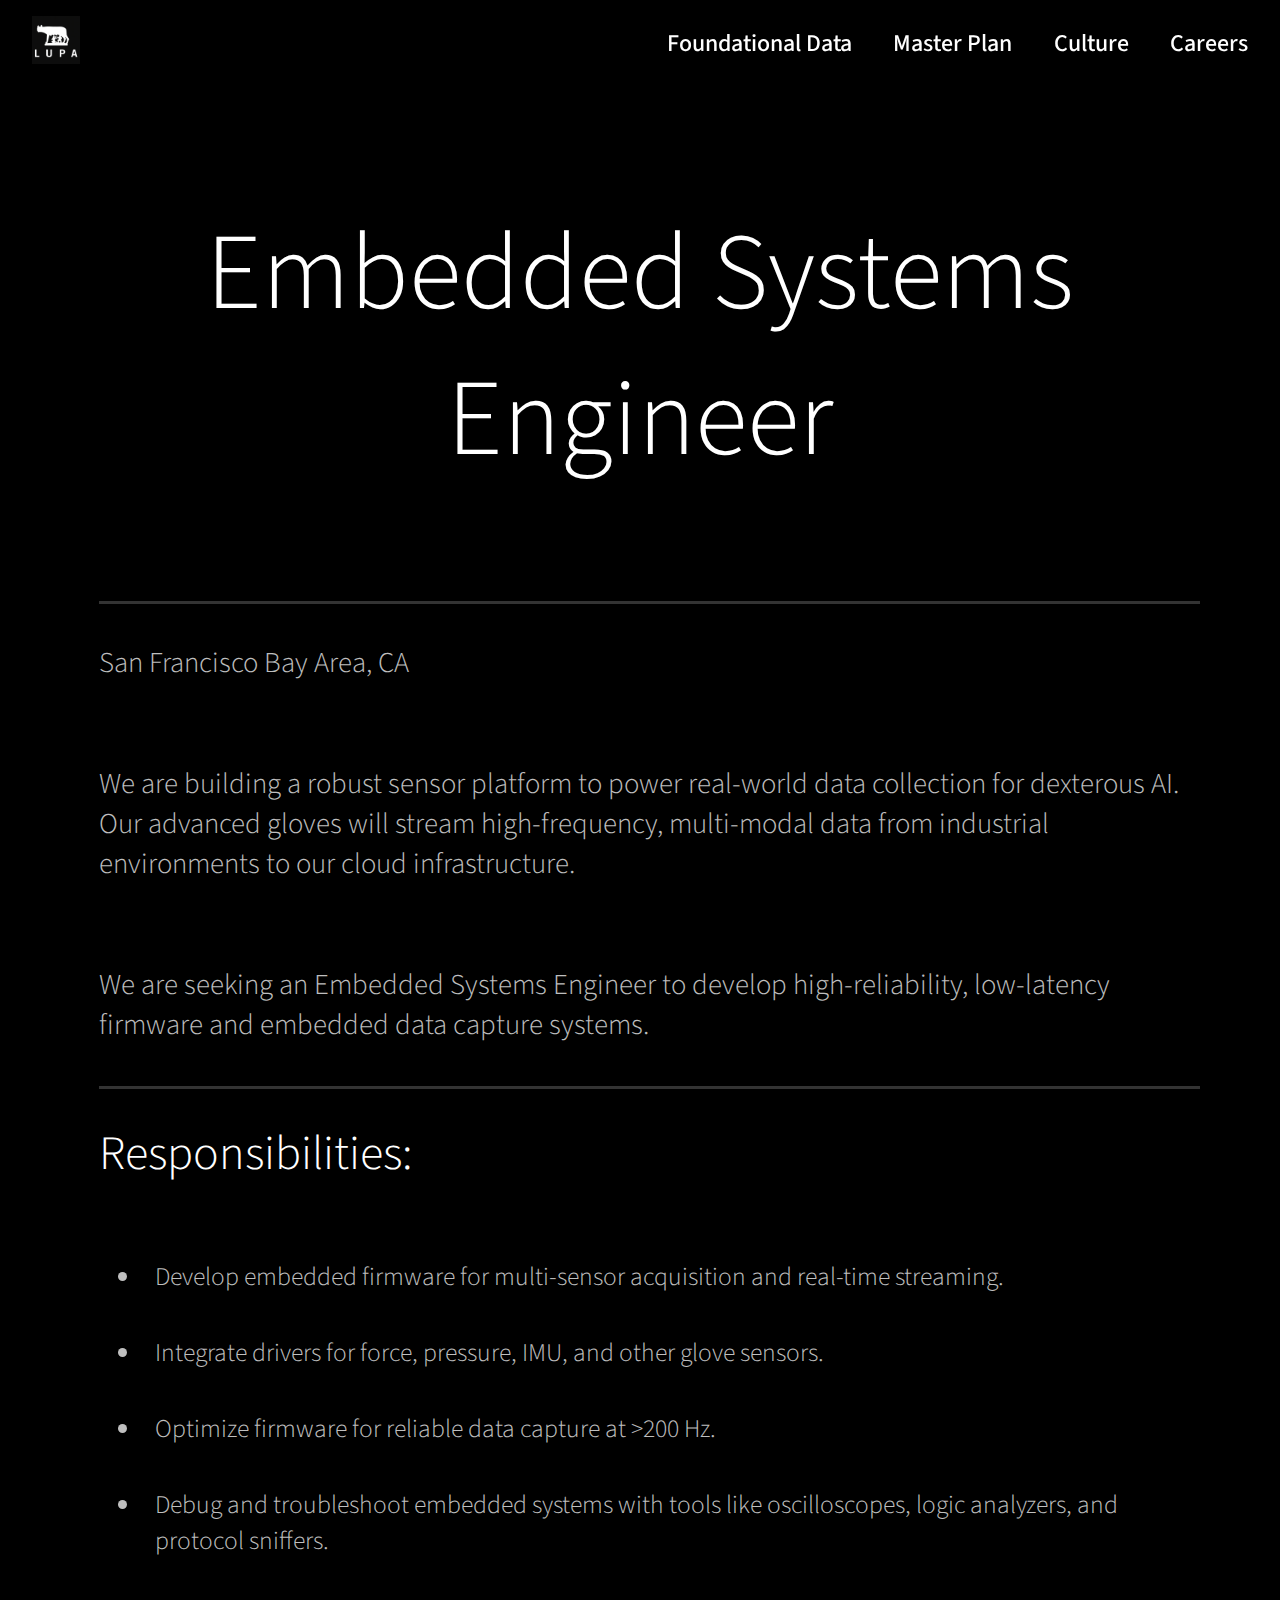
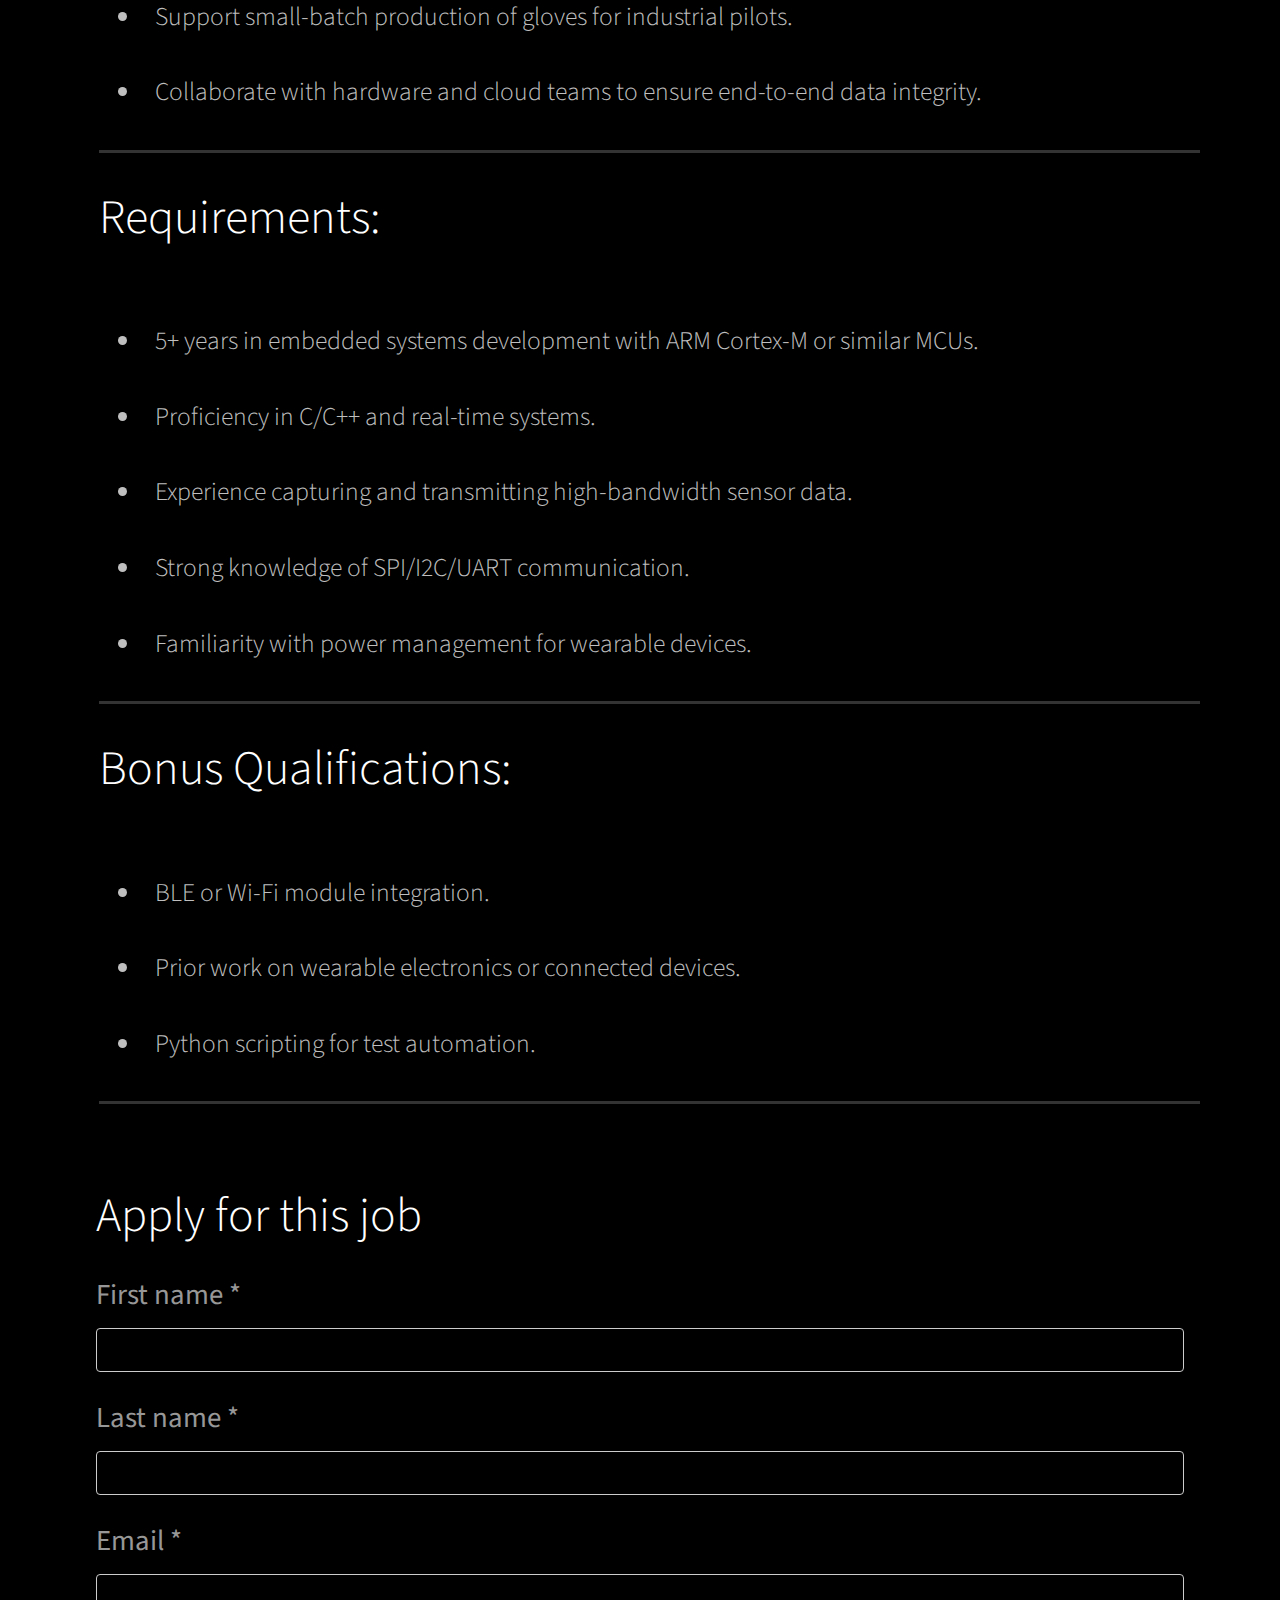
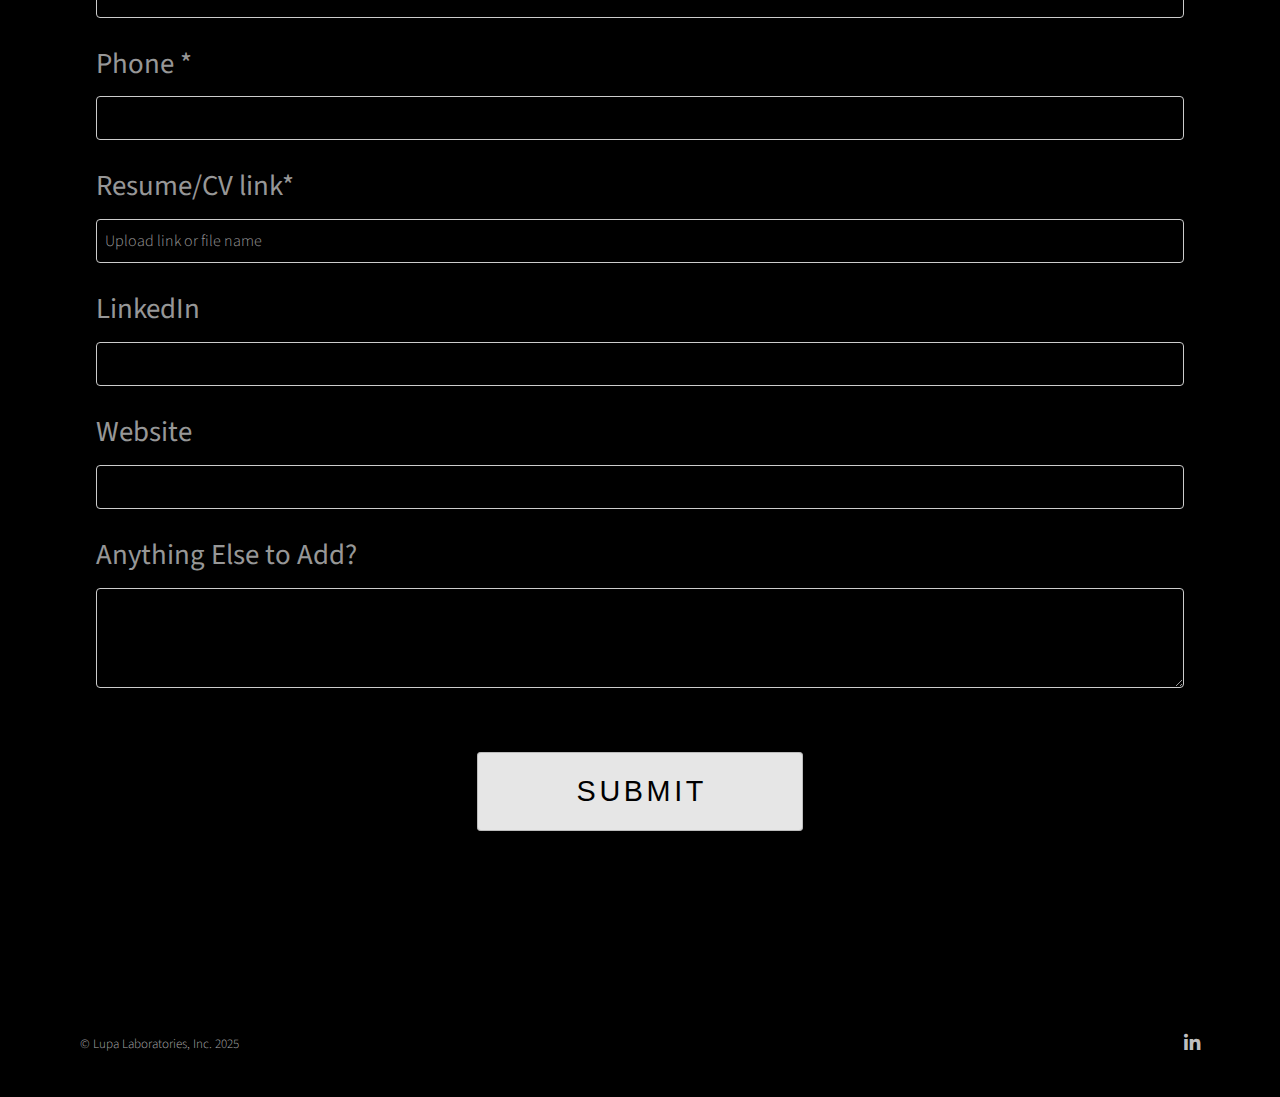
<file: job_description_pages/Enbedded_Systems_Engineer.html>
<!DOCTYPE HTML>
 
<html>
	<head>
		<title>Lupa Gloves</title>
		<meta charset="utf-8" />
		<meta name="viewport" content="width=device-width, initial-scale=1, user-scalable=no" />
		<link rel="stylesheet" href="../assets/css/main.css" />
		<noscript><link rel="stylesheet" href="../assets/css/noscript.css" /></noscript>
		<link
			rel="stylesheet"
			href="https://cdnjs.cloudflare.com/ajax/libs/font-awesome/6.4.0/css/all.min.css"
			integrity="sha512-…"
			crossorigin="anonymous"
			referrerpolicy="no-referrer"
		/>
	</head>
	<body class="is-preload">


        <header class="site-header">
				<div class="inner">
 					<a href="../index.html" class="site-logo">
						<img src="../assets/css/images/Logo.png" alt="Foundation Logo">
					</a>
 					 

 					<button class="hamburger" id="hamburgerBtn" aria-label="Open menu">
						<span></span><span></span><span></span>
					</button>

 					<nav class="site-nav">
					<ul>
						<li><a href="../Fundational_data.html">Foundational Data</a></li>
						<li><a href="../Master_plan.html">Master Plan</a></li>
						<li><a href="../Culture.html">Culture</a></li>
						<li><a href="../Careers.html">Careers</a></li>
					</ul>
					</nav>
				</div>

 				<nav class="mobile-nav" id="mobileNav">
					<button class="mobile-close" id="closeMobileNav" aria-label="Close menu">&times;</button>
					<ul>
						<li><a href="../Fundational_data.html">Foundational Data</a></li>
						<li><a href="../Master_plan.html">Master Plan</a></li>
						<li><a href="../Culture.html">Culture</a></li>
						<li><a href="../Careers.html">Careers</a></li>
					</ul>
				</nav>

			</header>

        
		<!-- Four -->
			<section id="four" class="main style1 special">
				<div class="container">
                    <header class="job-name-title">
                        <h1>Embedded Systems Engineer</h1>
                    </header>

                    
                </div>
                     
				<div class="container">

					<div class="row gtr-150">
				 

						<div class="col-12 col-12-medium">
							<aside class="roles">
								<ul class="roles-list">


                                    <li class="role-item">
									 


										<!-- second line explaination -->
 										<p class="job-bg-dis">San Francisco Bay Area, CA</p>

                                        <p class="job-bg-dis">We are building a robust sensor platform to power real-world data collection for dexterous AI. 
                                            Our advanced gloves will stream high-frequency, multi-modal data from industrial environments to our cloud infrastructure.
</p>
                             
                                        <p class="job-bg-dis">We are seeking an Embedded Systems Engineer to develop high-reliability, low-latency firmware and
                                             embedded data capture systems.</p>

 									 
										
									</li>





									<li class="role-item">
										<!-- first line: title & button -->
										<div class="role-header">
											<span class="role-name">
												Responsibilities:</sup>
											</span>

										</div>



										<!-- second line explaination -->
										  
										<div class="role-description-one-job"> 
                                            <ul>
                                                    <li>Develop embedded firmware for multi-sensor acquisition and real-time streaming.</li>
                                                    <li>Integrate drivers for force, pressure, IMU, and other glove sensors.</li>
                                                    <li>Optimize firmware for reliable data capture at >200 Hz.</li>
                                                    <li>Debug and troubleshoot embedded systems with tools like oscilloscopes, logic analyzers, and protocol sniffers.</li>
                                                    <li>Support small-batch production of gloves for industrial pilots.</li>
                                                    <li>Collaborate with hardware and cloud teams to ensure end-to-end data integrity.</li>
                                            </ul>
                                        </div>
 									 
										
									</li>



                                    	<li class="role-item">
										<!-- first line: title & button -->
										<div class="role-header">
											<span class="role-name">
												Requirements:</sup>
											</span>

										</div>



										<!-- second line explaination -->
										  
										 
                                        <div class="role-description-one-job"> 
                                            <ul>
                                                    <li>5+ years in embedded systems development with ARM Cortex-M or similar MCUs.</li>
                                                    <li>Proficiency in C/C++ and real-time systems.</li>
                                                    <li>Experience capturing and transmitting high-bandwidth sensor data.</li>
                                                    <li>Strong knowledge of SPI/I2C/UART communication.</li>
                                                    <li>Familiarity with power management for wearable devices.</li>
                                            </ul>
                                        </div>
 									 
										
									</li>

                                    

                                    </li>



                                    	<li class="role-item">
										<!-- first line: title & button -->
										<div class="role-header">
											<span class="role-name">
												Bonus Qualifications:</sup>
											</span>

										</div>



										<!-- second line explaination -->
										  
										 
                                        <div class="role-description-one-job">
                                            <ul>
                                                <li>BLE or Wi-Fi module integration.</li>
                                                <li>Prior work on wearable electronics or connected devices.</li>
                                                <li>Python scripting for test automation.</li>

                                            </ul>
                                            
                                        </div>
                                     
 									 
										
									</li>





								 

  
								 
								</ul>
                                
							</aside>


                          <section class="application-form">
                                <h1>Apply for this job</h1>

                                <form
                                    action="https://docs.google.com/forms/d/1aC0U0h_JeCnbh7swNG87MJXyEtDFm5F3WcQzH_XSxqc/formResponse"
                                    method="POST"
                                    target="hidden_iframe"
                                    onsubmit="submitted=true;"
                                >

                                    <iframe name="hidden_iframe" style="display:none;"></iframe>


                                    <input type="hidden" name="fvv" value="1">
                                    <input type="hidden" name="partialResponse" value="[null,null,&quot;-8358740693943005464&quot;]">
                                    <input type="hidden" name="pageHistory" value="0">
                                    <input type="hidden" name="fbzx" value="-8358740693943005464">
                                    <input type="hidden" name="submissionTimestamp" value="-1">

                                    <div class="form-group">
                                        <label for="firstName">First name *</label>
                                        <input
                                            type="text"
                                            id="firstName"
                                            name="entry.1235656038"
                                            required
                                        />
                                    </div>

                                    <div class="form-group">
                                        <label for="lastName">Last name *</label>
                                            <input
                                                type="text"
                                                id="lastName"
                                                name="entry.516424878"
                                                required
                                            />
                                    </div>


                                    <div class="form-group">
                                        <label for="email">Email *</label>
                                        <input
                                            type="text"
                                            id="email"
                                            name="entry.593541462"
                                            required
                                        />
                                    </div>


                                    <div class="form-group">
                                        <label for="phone">Phone *</label>
                                        <input
                                            type="text"
                                            id="phone"
                                            name="entry.1818973404"
                                            required
                                        />
                                    </div>



                                    <div class="form-group">
                                        <label for="resume">Resume/CV link*</label>
                                        <input
                                            type="text"
                                            id="resume"
                                            name="entry.254266958"
                                            placeholder="Upload link or file name"
                                            required
                                        />
                                    </div>


                                    <div class="form-group">
                                        <label for="linkedin">LinkedIn</label>
                                        <input
                                            type="text"
                                            id="linkedin"
                                            name="entry.576080431"
                                        />
                                    </div>



                                    <div class="form-group">
                                        <label for="website">Website</label>
                                        <input
                                            type="text"
                                            id="website"
                                            name="entry.629505385"
                                        />
                                    </div>


                                    <div class="form-group">
                                        <label for="anythingElse">Anything Else to Add?</label>
                                        <textarea
                                            id="anythingElse"
                                            name="entry.505676119"
                                        ></textarea>
                                    </div>



                                    <button type="submit">Submit</button>

                                    
                                </form>


                            </section>

                             


						</div>
					</div>

					 
                    

 



                     

				</div>
			</section>
  

            
            


 
	 

		<!-- Footer -->
			<section id="footer">
                <div class="container">
                    <ul class="icons">
                         

                        <li>
                            <p class="footer-note">© Lupa Laboratories, Inc. 2025</p>

                            <!-- linked in -->
                            <a href="https://www.linkedin.com/in/edmond-d-19738625b/" class="icon brands alt fa-linkedin-in">
                                <span class="label">LinkedIn</span>
                            </a>

                                
                        </li>
                    </ul>

                
                </div>
            </section>



			 


		<!-- Scripts -->
			<script src="../assets/js/jquery.min.js"></script>
			<script src="../assets/js/jquery.scrolly.min.js"></script>
			<script src="../assets/js/browser.min.js"></script>
			<script src="../assets/js/breakpoints.min.js"></script>
			<script src="../assets/js/util.js"></script>
			<script src="../assets/js/main.js"></script>

            <script>
				const hamBtn   = document.getElementById('hamburgerBtn');
				const mobileNav = document.getElementById('mobileNav');
				const closeNav   = document.getElementById('closeMobileNav');


				hamBtn.addEventListener('click', () => {
 					hamBtn.classList.toggle('open');
					mobileNav.classList.toggle('open');
				});

 				mobileNav.querySelectorAll('a').forEach(a =>
					a.addEventListener('click', () => {
					hamBtn.classList.remove('open');
					mobileNav.classList.remove('open');
					})
				);

				closeNav.addEventListener('click', () => {
					hamBtn.classList.remove('open');
					mobileNav.classList.remove('open');
				})
			</script>
			

	</body>
</html>
</file>
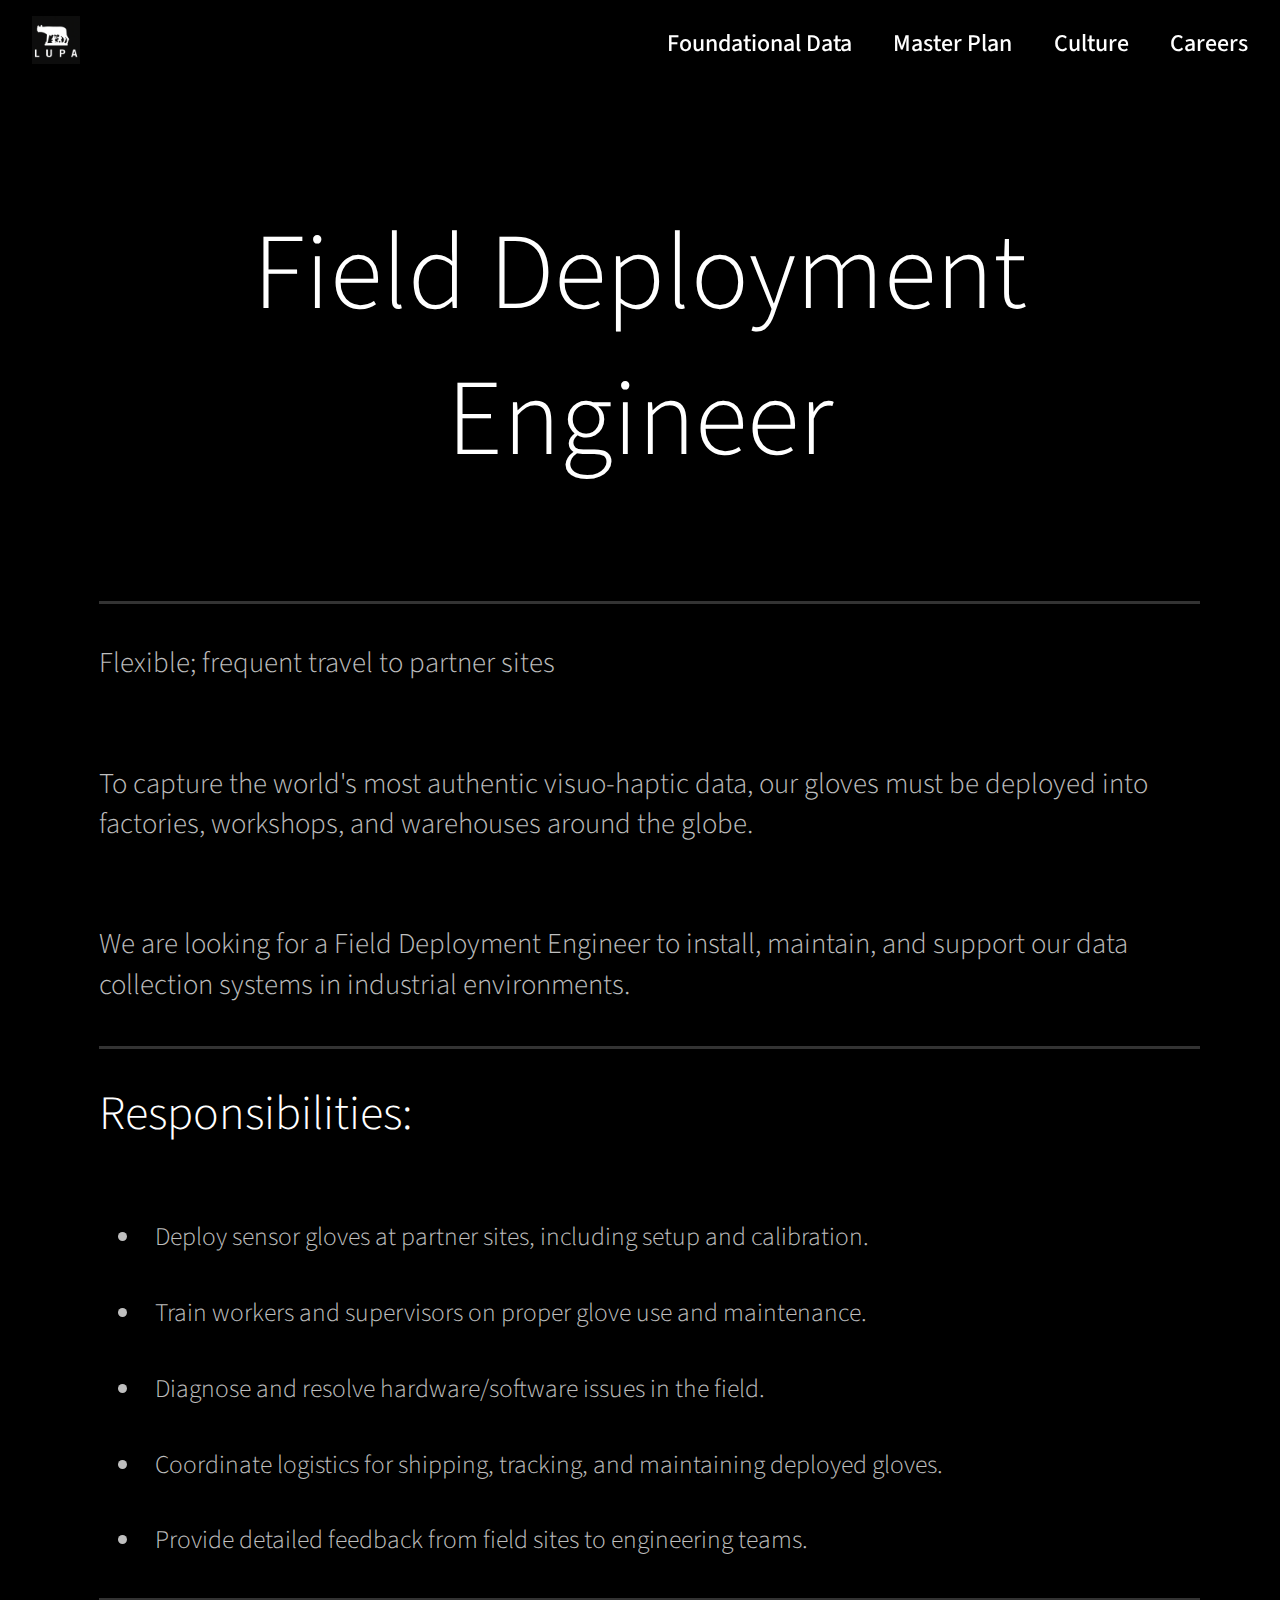
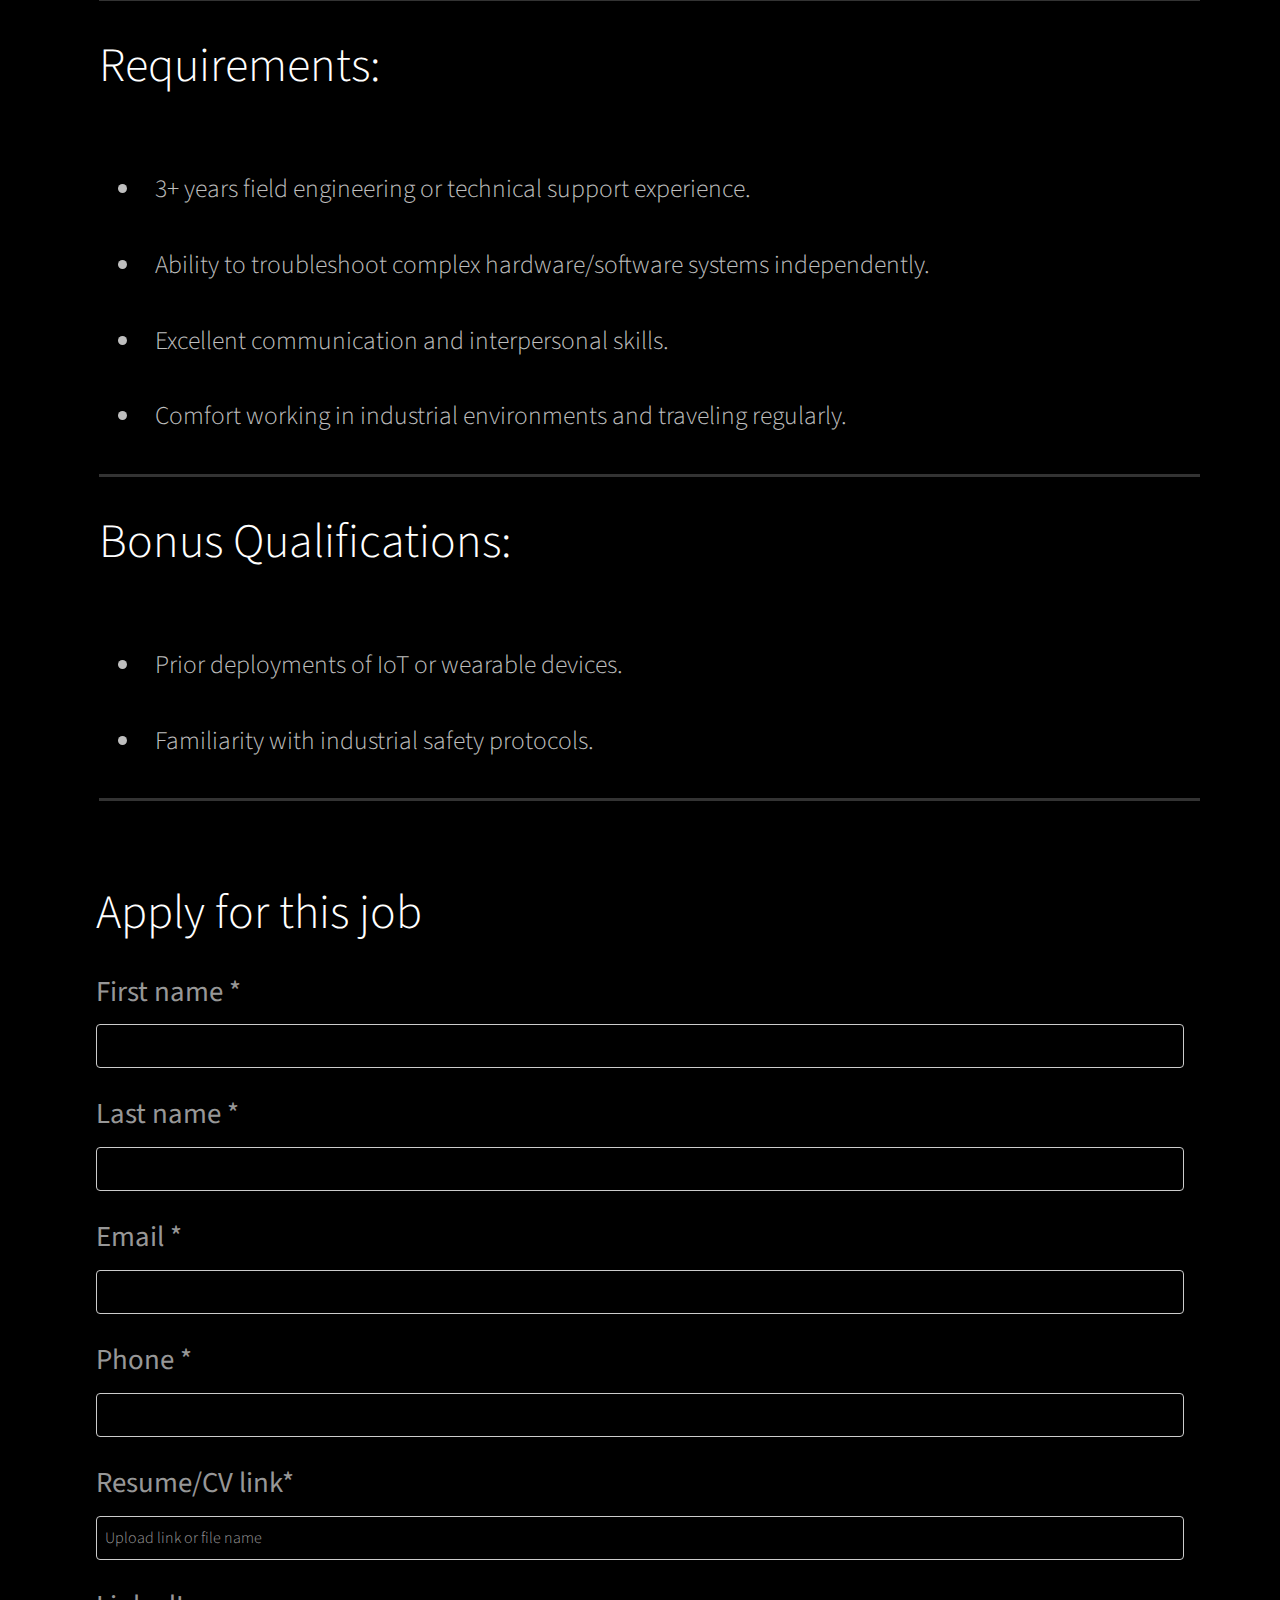
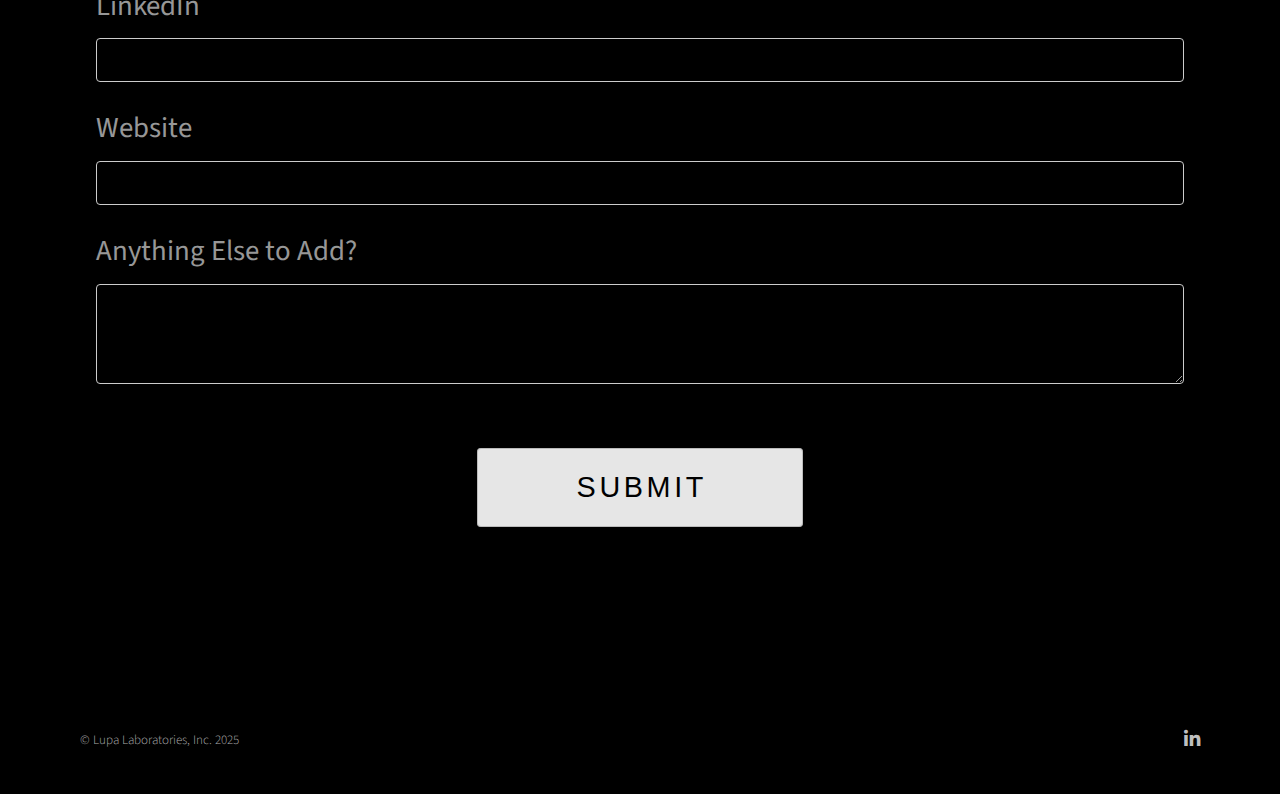
<file: job_description_pages/Field_Deployment_Engineer.html>
<!DOCTYPE HTML>
 
<html>
	<head>
		<title>Lupa Gloves</title>
		<meta charset="utf-8" />
		<meta name="viewport" content="width=device-width, initial-scale=1, user-scalable=no" />
		<link rel="stylesheet" href="../assets/css/main.css" />
		<noscript><link rel="stylesheet" href="../assets/css/noscript.css" /></noscript>
		<link
			rel="stylesheet"
			href="https://cdnjs.cloudflare.com/ajax/libs/font-awesome/6.4.0/css/all.min.css"
			integrity="sha512-…"
			crossorigin="anonymous"
			referrerpolicy="no-referrer"
		/>
	</head>
	<body class="is-preload">


        <header class="site-header">
				<div class="inner">
 					<a href="../index.html" class="site-logo">
						<img src="../assets/css/images/Logo.png" alt="Foundation Logo">
					</a>
 					 

 					<button class="hamburger" id="hamburgerBtn" aria-label="Open menu">
						<span></span><span></span><span></span>
					</button>

 					<nav class="site-nav">
					<ul>
						<li><a href="../Fundational_data.html">Foundational Data</a></li>
						<li><a href="../Master_plan.html">Master Plan</a></li>
						<li><a href="../Culture.html">Culture</a></li>
						<li><a href="../Careers.html">Careers</a></li>
					</ul>
					</nav>
				</div>

 				<nav class="mobile-nav" id="mobileNav">
					<button class="mobile-close" id="closeMobileNav" aria-label="Close menu">&times;</button>
					<ul>
						<li><a href="../Fundational_data.html">Foundational Data</a></li>
						<li><a href="../Master_plan.html">Master Plan</a></li>
						<li><a href="../Culture.html">Culture</a></li>
						<li><a href="../Careers.html">Careers</a></li>
					</ul>
				</nav>

			</header>

        
		<!-- Four -->
			<section id="four" class="main style1 special">
				<div class="container">
                    <header class="job-name-title">
                        <h1>Field Deployment Engineer</h1>
                    </header>

                    <!-- <span class="icon  lupa_logo"></span> -->
                </div>
                    <!-- <div class="col-4 col-12-medium">

                    </div>
						
                    <section id="four" class="main style2 special"> -->
				<div class="container">

					<div class="row gtr-150">
				 

						<div class="col-12 col-12-medium">
							<aside class="roles">
								<ul class="roles-list">


                                    <li class="role-item">
										<!-- first line: title & button -->
										<!-- <div class="role-header">
											<span class="role-name">
												Responsibilities:</sup>
											</span>

										</div> -->



										<!-- second line explaination -->
										  
										<p class="job-bg-dis">Flexible; frequent travel to partner sites</p>

                                        <p class="job-bg-dis">To capture the world's most authentic visuo-haptic data, our
                                             gloves must be deployed into factories, workshops, and warehouses around the globe.</p>
                             
                                        <p class="job-bg-dis">We are looking for a Field Deployment Engineer to install, maintain, 
                                            and support our data collection systems in industrial environments.</p>

 									 
										
									</li>





									<li class="role-item">
										<!-- first line: title & button -->
										<div class="role-header">
											<span class="role-name">
												Responsibilities:</sup>
											</span>

										</div>



										<!-- second line explaination -->
										  
										<div class="role-description-one-job"> 
                                            <ul>
                                                    <li>Deploy sensor gloves at partner sites, including setup and calibration.</li>
                                                    <li>Train workers and supervisors on proper glove use and maintenance.</li>
                                                    <li>Diagnose and resolve hardware/software issues in the field.</li>
                                                    <li>Coordinate logistics for shipping, tracking, and maintaining deployed gloves.</li>
                                                    <li>Provide detailed feedback from field sites to engineering teams.</li>
                                              </ul>
                                        </div>
 									 
										
									</li>



                                    	<li class="role-item">
										<!-- first line: title & button -->
										<div class="role-header">
											<span class="role-name">
												Requirements:</sup>
											</span>

										</div>



										<!-- second line explaination -->
										  
										 
                                        <div class="role-description-one-job"> 
                                            <ul>
                                                    <li>3+ years field engineering or technical support experience.</li>
                                                    <li>Ability to troubleshoot complex hardware/software systems independently.</li>
                                                    <li>Excellent communication and interpersonal skills.</li>
                                                    <li>Comfort working in industrial environments and traveling regularly.</li>
                                             </ul>
                                        </div>
 									 
										
									</li>

                                    

                                    </li>



                                    	<li class="role-item">
										<!-- first line: title & button -->
										<div class="role-header">
											<span class="role-name">
												Bonus Qualifications:</sup>
											</span>

										</div>



										<!-- second line explaination -->
										  
										 
                                        <div class="role-description-one-job">
                                            <ul>
                                                <li>Prior deployments of IoT or wearable devices.</li>
                                                <li>Familiarity with industrial safety protocols.</li>
 
                                            </ul>
                                            
                                        </div>
                                     
 									 
										
									</li>





								 

  
								 
								</ul>
                                
							</aside>


                        <section class="application-form">
                                <h1>Apply for this job</h1>

                                <form
                                    action="https://docs.google.com/forms/d/1aC0U0h_JeCnbh7swNG87MJXyEtDFm5F3WcQzH_XSxqc/formResponse"
                                    method="POST"
                                    target="hidden_iframe"
                                    onsubmit="submitted=true;"
                                >

                                    <iframe name="hidden_iframe" style="display:none;"></iframe>


                                    <input type="hidden" name="fvv" value="1">
                                    <input type="hidden" name="partialResponse" value="[null,null,&quot;-8358740693943005464&quot;]">
                                    <input type="hidden" name="pageHistory" value="0">
                                    <input type="hidden" name="fbzx" value="-8358740693943005464">
                                    <input type="hidden" name="submissionTimestamp" value="-1">

                                    <div class="form-group">
                                        <label for="firstName">First name *</label>
                                        <input
                                            type="text"
                                            id="firstName"
                                            name="entry.1235656038"
                                            required
                                        />
                                    </div>

                                    <div class="form-group">
                                        <label for="lastName">Last name *</label>
                                            <input
                                                type="text"
                                                id="lastName"
                                                name="entry.516424878"
                                                required
                                            />
                                    </div>


                                    <div class="form-group">
                                        <label for="email">Email *</label>
                                        <input
                                            type="text"
                                            id="email"
                                            name="entry.593541462"
                                            required
                                        />
                                    </div>


                                    <div class="form-group">
                                        <label for="phone">Phone *</label>
                                        <input
                                            type="text"
                                            id="phone"
                                            name="entry.1818973404"
                                            required
                                        />
                                    </div>



                                    <div class="form-group">
                                        <label for="resume">Resume/CV link*</label>
                                        <input
                                            type="text"
                                            id="resume"
                                            name="entry.254266958"
                                            placeholder="Upload link or file name"
                                            required
                                        />
                                    </div>


                                    <div class="form-group">
                                        <label for="linkedin">LinkedIn</label>
                                        <input
                                            type="text"
                                            id="linkedin"
                                            name="entry.576080431"
                                        />
                                    </div>



                                    <div class="form-group">
                                        <label for="website">Website</label>
                                        <input
                                            type="text"
                                            id="website"
                                            name="entry.629505385"
                                        />
                                    </div>


                                    <div class="form-group">
                                        <label for="anythingElse">Anything Else to Add?</label>
                                        <textarea
                                            id="anythingElse"
                                            name="entry.505676119"
                                        ></textarea>
                                    </div>



                                    <button type="submit">Submit</button>

                                    
                                </form>


                            </section>

                             


						</div>
					</div>

					 
                    

 



                     

				</div>
			</section>
  

            
            


 
	 

		<!-- Footer -->
			<section id="footer">
                <div class="container">
                    <ul class="icons">
                        <!-- <li><a href="#" class="icon brands alt fa-twitter"><span class="label">Twitter</span></a></li>
                        <li><a href="#" class="icon brands alt fa-facebook-f"><span class="label">Facebook</span></a></li>
                        <li><a href="#" class="icon brands alt fa-instagram"><span class="label">Instagram</span></a></li>
                        <li><a href="#" class="icon brands alt fa-github"><span class="label">GitHub</span></a></li>
                        <li><a href="#" class="icon solid alt fa-envelope"><span class="label">Email</span></a></li> -->

                        <li>
                            <!-- 新增这一行小字 -->
                            <p class="footer-note">© Lupa Laboratories, Inc. 2025</p>

                            <!-- linked in -->
                            <a href="https://www.linkedin.com/in/edmond-d-19738625b/" class="icon brands alt fa-linkedin-in">
                                <span class="label">LinkedIn</span>
                            </a>

                                
                        </li>
                    </ul>

                    <!-- <ul class="copyright">
                        <li>&copy; Yuzhen Chen</li><li>Design: Yuzhen hen & HTML5_UP</a></li>
                    </ul> -->
                </div>
            </section>



			 


		<!-- Scripts -->
			<script src="../assets/js/jquery.min.js"></script>
			<script src="../assets/js/jquery.scrolly.min.js"></script>
			<script src="../assets/js/browser.min.js"></script>
			<script src="../assets/js/breakpoints.min.js"></script>
			<script src="../assets/js/util.js"></script>
			<script src="../assets/js/main.js"></script>

            <script>
				const hamBtn   = document.getElementById('hamburgerBtn');
				const mobileNav = document.getElementById('mobileNav');
				const closeNav   = document.getElementById('closeMobileNav');


				hamBtn.addEventListener('click', () => {
 					hamBtn.classList.toggle('open');
					mobileNav.classList.toggle('open');
				});

 				mobileNav.querySelectorAll('a').forEach(a =>
					a.addEventListener('click', () => {
					hamBtn.classList.remove('open');
					mobileNav.classList.remove('open');
					})
				);

				closeNav.addEventListener('click', () => {
					hamBtn.classList.remove('open');
					mobileNav.classList.remove('open');
				})
			</script>
			

	</body>
</html>
</file>
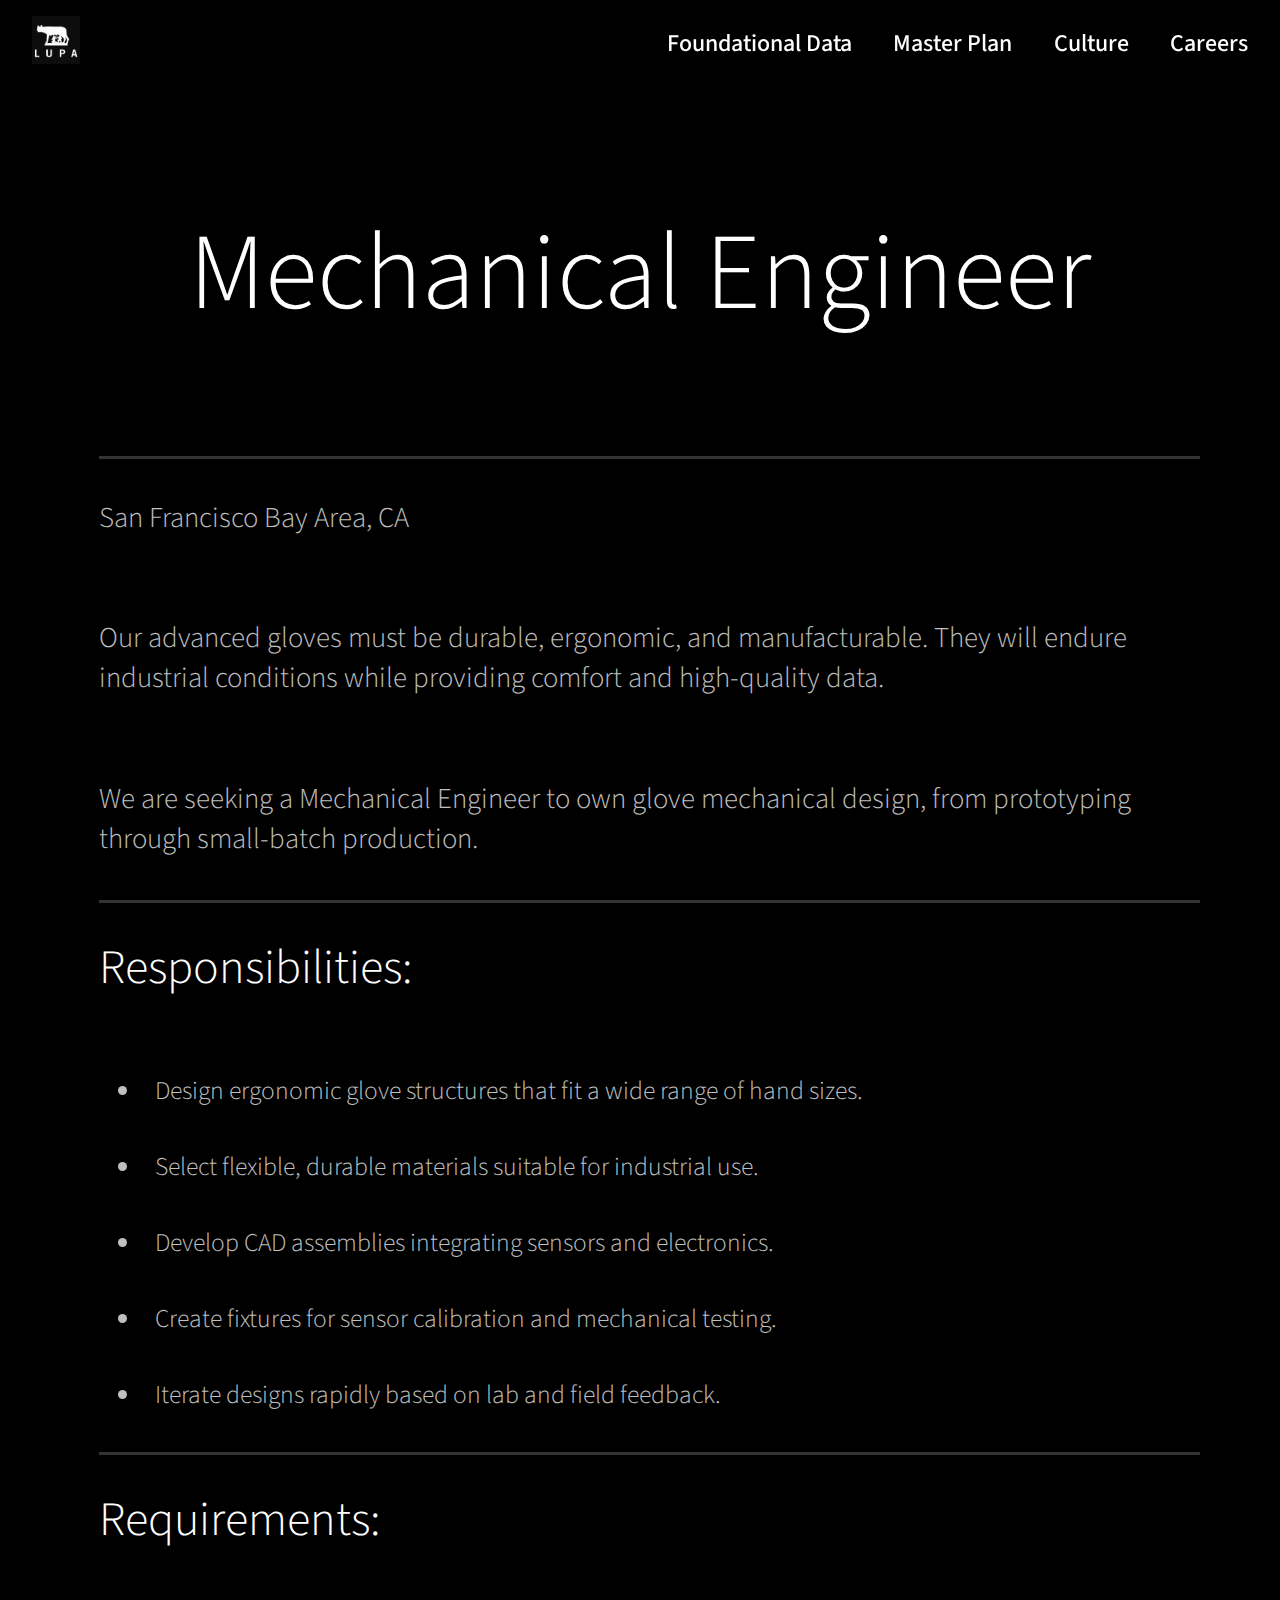
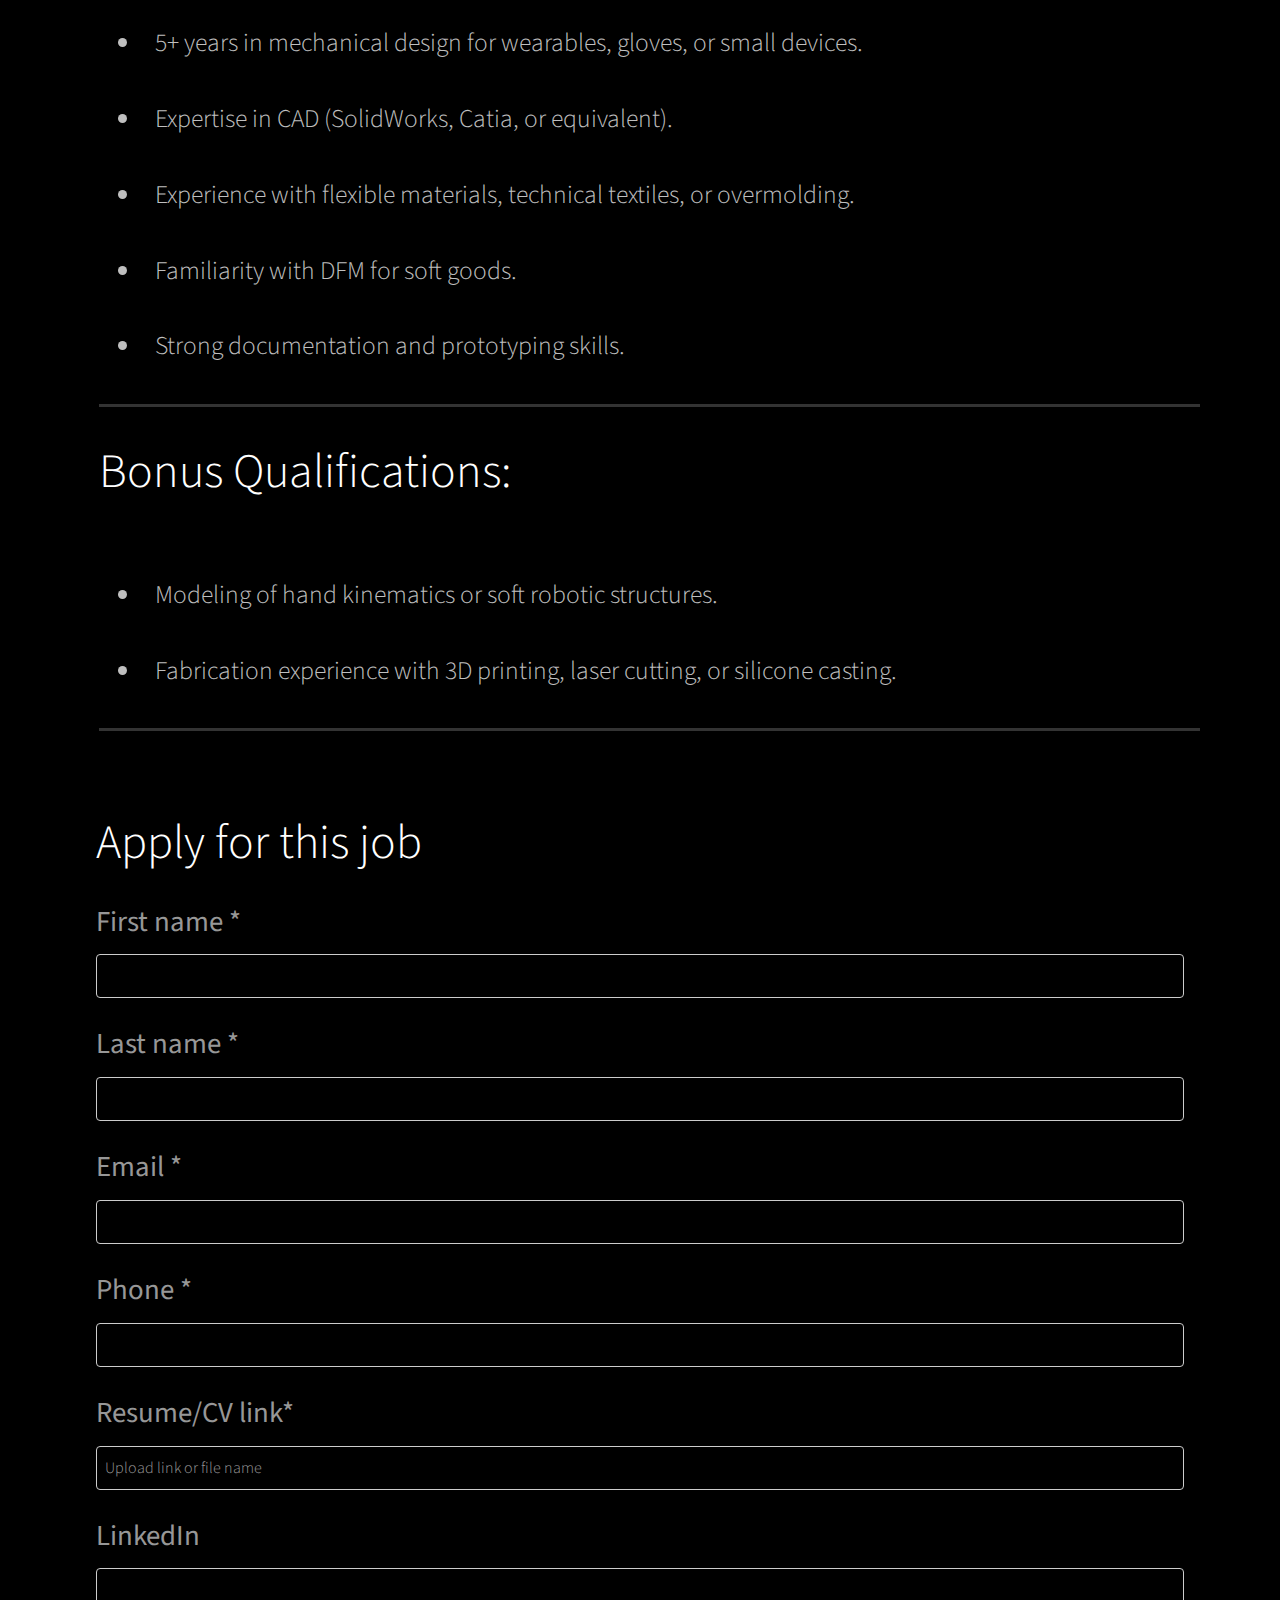
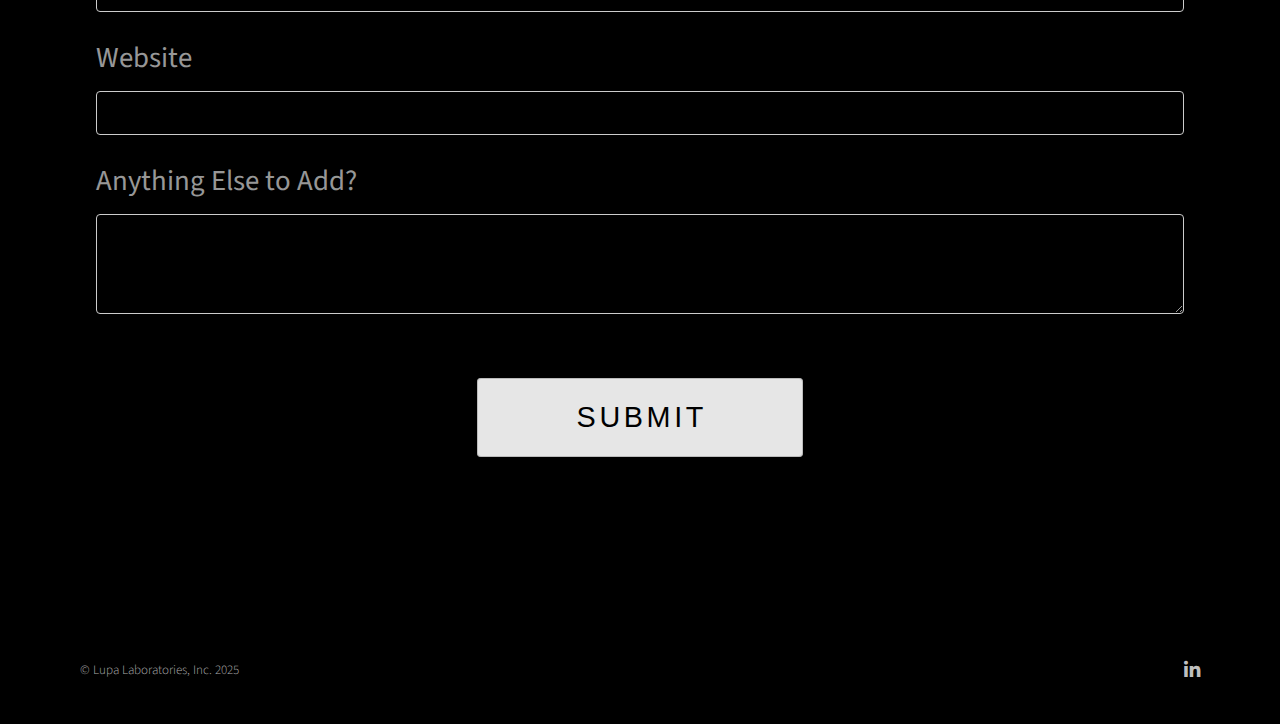
<file: job_description_pages/Mechanical_Engineer.html>
<!DOCTYPE HTML>
 
<html>
	<head>
		<title>Lupa Gloves</title>
		<meta charset="utf-8" />
		<meta name="viewport" content="width=device-width, initial-scale=1, user-scalable=no" />
		<link rel="stylesheet" href="../assets/css/main.css" />
		<noscript><link rel="stylesheet" href="../assets/css/noscript.css" /></noscript>
		<link
			rel="stylesheet"
			href="https://cdnjs.cloudflare.com/ajax/libs/font-awesome/6.4.0/css/all.min.css"
			integrity="sha512-…"
			crossorigin="anonymous"
			referrerpolicy="no-referrer"
		/>
	</head>
	<body class="is-preload">


       <header class="site-header">
				<div class="inner">
 					<a href="../index.html" class="site-logo">
						<img src="../assets/css/images/Logo.png" alt="Foundation Logo">
					</a>
 					 

 					<button class="hamburger" id="hamburgerBtn" aria-label="Open menu">
						<span></span><span></span><span></span>
					</button>

 					<nav class="site-nav">
					<ul>
						<li><a href="../Fundational_data.html">Foundational Data</a></li>
						<li><a href="../Master_plan.html">Master Plan</a></li>
						<li><a href="../Culture.html">Culture</a></li>
						<li><a href="../Careers.html">Careers</a></li>
					</ul>
					</nav>
				</div>

 				<nav class="mobile-nav" id="mobileNav">
					<button class="mobile-close" id="closeMobileNav" aria-label="Close menu">&times;</button>
					<ul>
						<li><a href="../Fundational_data.html">Foundational Data</a></li>
						<li><a href="../Master_plan.html">Master Plan</a></li>
						<li><a href="../Culture.html">Culture</a></li>
						<li><a href="../Careers.html">Careers</a></li>
					</ul>
				</nav>

			</header>

        
		<!-- Four -->
			<section id="four" class="main style1 special">
				<div class="container">
                    <header class="job-name-title">
                        <h1>Mechanical Engineer</h1>
                    </header>

                    <!-- <span class="icon  lupa_logo"></span> -->
                </div>
                    <!-- <div class="col-4 col-12-medium">

                    </div>
						
                    <section id="four" class="main style2 special"> -->
				<div class="container">

					<div class="row gtr-150">
				 

						<div class="col-12 col-12-medium">
							<aside class="roles">
								<ul class="roles-list">


                                    <li class="role-item">
										<!-- first line: title & button -->
										<!-- <div class="role-header">
											<span class="role-name">
												Responsibilities:</sup>
											</span>

										</div> -->



										<!-- second line explaination -->
										<!-- 新增的说明文字 -->
										<p class="job-bg-dis">San Francisco Bay Area, CA</p>

                                        <p class="job-bg-dis">Our advanced gloves must be durable, ergonomic, 
                                            and manufacturable. They will endure industrial conditions while providing 
                                            comfort and high-quality data.</p>
                             
                                        <p class="job-bg-dis">We are seeking a Mechanical Engineer to own glove mechanical design, 
                                            from prototyping through small-batch production.</p>

 									 
										
									</li>





									<li class="role-item">
										<!-- first line: title & button -->
										<div class="role-header">
											<span class="role-name">
												Responsibilities:</sup>
											</span>

										</div>



										<!-- second line explaination -->
										<!-- 新增的说明文字 -->
										<div class="role-description-one-job"> 
                                            <ul>
                                                    <li>Design ergonomic glove structures that fit a wide range of hand sizes.</li>
                                                    <li>Select flexible, durable materials suitable for industrial use.</li>
                                                    <li>Develop CAD assemblies integrating sensors and electronics.</li>
                                                    <li>Create fixtures for sensor calibration and mechanical testing.</li>
                                                    <li>Iterate designs rapidly based on lab and field feedback.</li>
                                             </ul>
                                        </div>
 									 
										
									</li>



                                    	<li class="role-item">
										<!-- first line: title & button -->
										<div class="role-header">
											<span class="role-name">
												Requirements:</sup>
											</span>

										</div>



										<!-- second line explaination -->
										<!-- 新增的说明文字 -->
										 
                                        <div class="role-description-one-job"> 
                                            <ul>
                                                    <li>5+ years in mechanical design for wearables, gloves, or small devices.</li>
                                                    <li>Expertise in CAD (SolidWorks, Catia, or equivalent).</li>
                                                    <li>Experience with flexible materials, technical textiles, or overmolding.</li>
                                                    <li>Familiarity with DFM for soft goods.</li>
                                                    <li>Strong documentation and prototyping skills.</li>
                                            </ul>
                                        </div>
 									 
										
									</li>

                                    

                                    </li>



                                    	<li class="role-item">
										<!-- first line: title & button -->
										<div class="role-header">
											<span class="role-name">
												Bonus Qualifications:</sup>
											</span>

										</div>



										<!-- second line explaination -->
										<!-- 新增的说明文字 -->
										 
                                        <div class="role-description-one-job">
                                            <ul>
                                                <li>Modeling of hand kinematics or soft robotic structures.</li>
                                                <li>Fabrication experience with 3D printing, laser cutting, or silicone casting.</li>
 
                                            </ul>
                                            
                                        </div>
                                     
 									 
										
									</li>





								 

  
								 
								</ul>
                                
							</aside>

<section class="application-form">
                                <h1>Apply for this job</h1>

                                <form
                                    action="https://docs.google.com/forms/d/1aC0U0h_JeCnbh7swNG87MJXyEtDFm5F3WcQzH_XSxqc/formResponse"
                                    method="POST"
                                    target="hidden_iframe"
                                    onsubmit="submitted=true;"
                                >

                                    <iframe name="hidden_iframe" style="display:none;"></iframe>


                                    <input type="hidden" name="fvv" value="1">
                                    <input type="hidden" name="partialResponse" value="[null,null,&quot;-8358740693943005464&quot;]">
                                    <input type="hidden" name="pageHistory" value="0">
                                    <input type="hidden" name="fbzx" value="-8358740693943005464">
                                    <input type="hidden" name="submissionTimestamp" value="-1">

                                    <div class="form-group">
                                        <label for="firstName">First name *</label>
                                        <input
                                            type="text"
                                            id="firstName"
                                            name="entry.1235656038"
                                            required
                                        />
                                    </div>

                                    <div class="form-group">
                                        <label for="lastName">Last name *</label>
                                            <input
                                                type="text"
                                                id="lastName"
                                                name="entry.516424878"
                                                required
                                            />
                                    </div>


                                    <div class="form-group">
                                        <label for="email">Email *</label>
                                        <input
                                            type="text"
                                            id="email"
                                            name="entry.593541462"
                                            required
                                        />
                                    </div>


                                    <div class="form-group">
                                        <label for="phone">Phone *</label>
                                        <input
                                            type="text"
                                            id="phone"
                                            name="entry.1818973404"
                                            required
                                        />
                                    </div>



                                    <div class="form-group">
                                        <label for="resume">Resume/CV link*</label>
                                        <input
                                            type="text"
                                            id="resume"
                                            name="entry.254266958"
                                            placeholder="Upload link or file name"
                                            required
                                        />
                                    </div>


                                    <div class="form-group">
                                        <label for="linkedin">LinkedIn</label>
                                        <input
                                            type="text"
                                            id="linkedin"
                                            name="entry.576080431"
                                        />
                                    </div>



                                    <div class="form-group">
                                        <label for="website">Website</label>
                                        <input
                                            type="text"
                                            id="website"
                                            name="entry.629505385"
                                        />
                                    </div>


                                    <div class="form-group">
                                        <label for="anythingElse">Anything Else to Add?</label>
                                        <textarea
                                            id="anythingElse"
                                            name="entry.505676119"
                                        ></textarea>
                                    </div>



                                    <button type="submit">Submit</button>

                                    
                                </form>


                            </section>

                             


						</div>
					</div>

					 
                    

 



                     

				</div>
			</section>
  

            
            


 
	 

		<!-- Footer -->
			<section id="footer">
                <div class="container">
                    <ul class="icons">
                        <!-- <li><a href="#" class="icon brands alt fa-twitter"><span class="label">Twitter</span></a></li>
                        <li><a href="#" class="icon brands alt fa-facebook-f"><span class="label">Facebook</span></a></li>
                        <li><a href="#" class="icon brands alt fa-instagram"><span class="label">Instagram</span></a></li>
                        <li><a href="#" class="icon brands alt fa-github"><span class="label">GitHub</span></a></li>
                        <li><a href="#" class="icon solid alt fa-envelope"><span class="label">Email</span></a></li> -->

                        <li>
                            <!-- 新增这一行小字 -->
                            <p class="footer-note">© Lupa Laboratories, Inc. 2025</p>

                            <!-- linked in -->
                            <a href="https://www.linkedin.com/in/edmond-d-19738625b/" class="icon brands alt fa-linkedin-in">
                                <span class="label">LinkedIn</span>
                            </a>

                                
                        </li>
                    </ul>

                    <!-- <ul class="copyright">
                        <li>&copy; Yuzhen Chen</li><li>Design: Yuzhen hen & HTML5_UP</a></li>
                    </ul> -->
                </div>
            </section>



			 


		<!-- Scripts -->
			<script src="../assets/js/jquery.min.js"></script>
			<script src="../assets/js/jquery.scrolly.min.js"></script>
			<script src="../assets/js/browser.min.js"></script>
			<script src="../assets/js/breakpoints.min.js"></script>
			<script src="../assets/js/util.js"></script>
			<script src="../assets/js/main.js"></script>

            <script>
				const hamBtn   = document.getElementById('hamburgerBtn');
				const mobileNav = document.getElementById('mobileNav');
				const closeNav   = document.getElementById('closeMobileNav');


				hamBtn.addEventListener('click', () => {
 					hamBtn.classList.toggle('open');
					mobileNav.classList.toggle('open');
				});

 				mobileNav.querySelectorAll('a').forEach(a =>
					a.addEventListener('click', () => {
					hamBtn.classList.remove('open');
					mobileNav.classList.remove('open');
					})
				);

				closeNav.addEventListener('click', () => {
					hamBtn.classList.remove('open');
					mobileNav.classList.remove('open');
				})
			</script>
			

	</body>
</html>
</file>
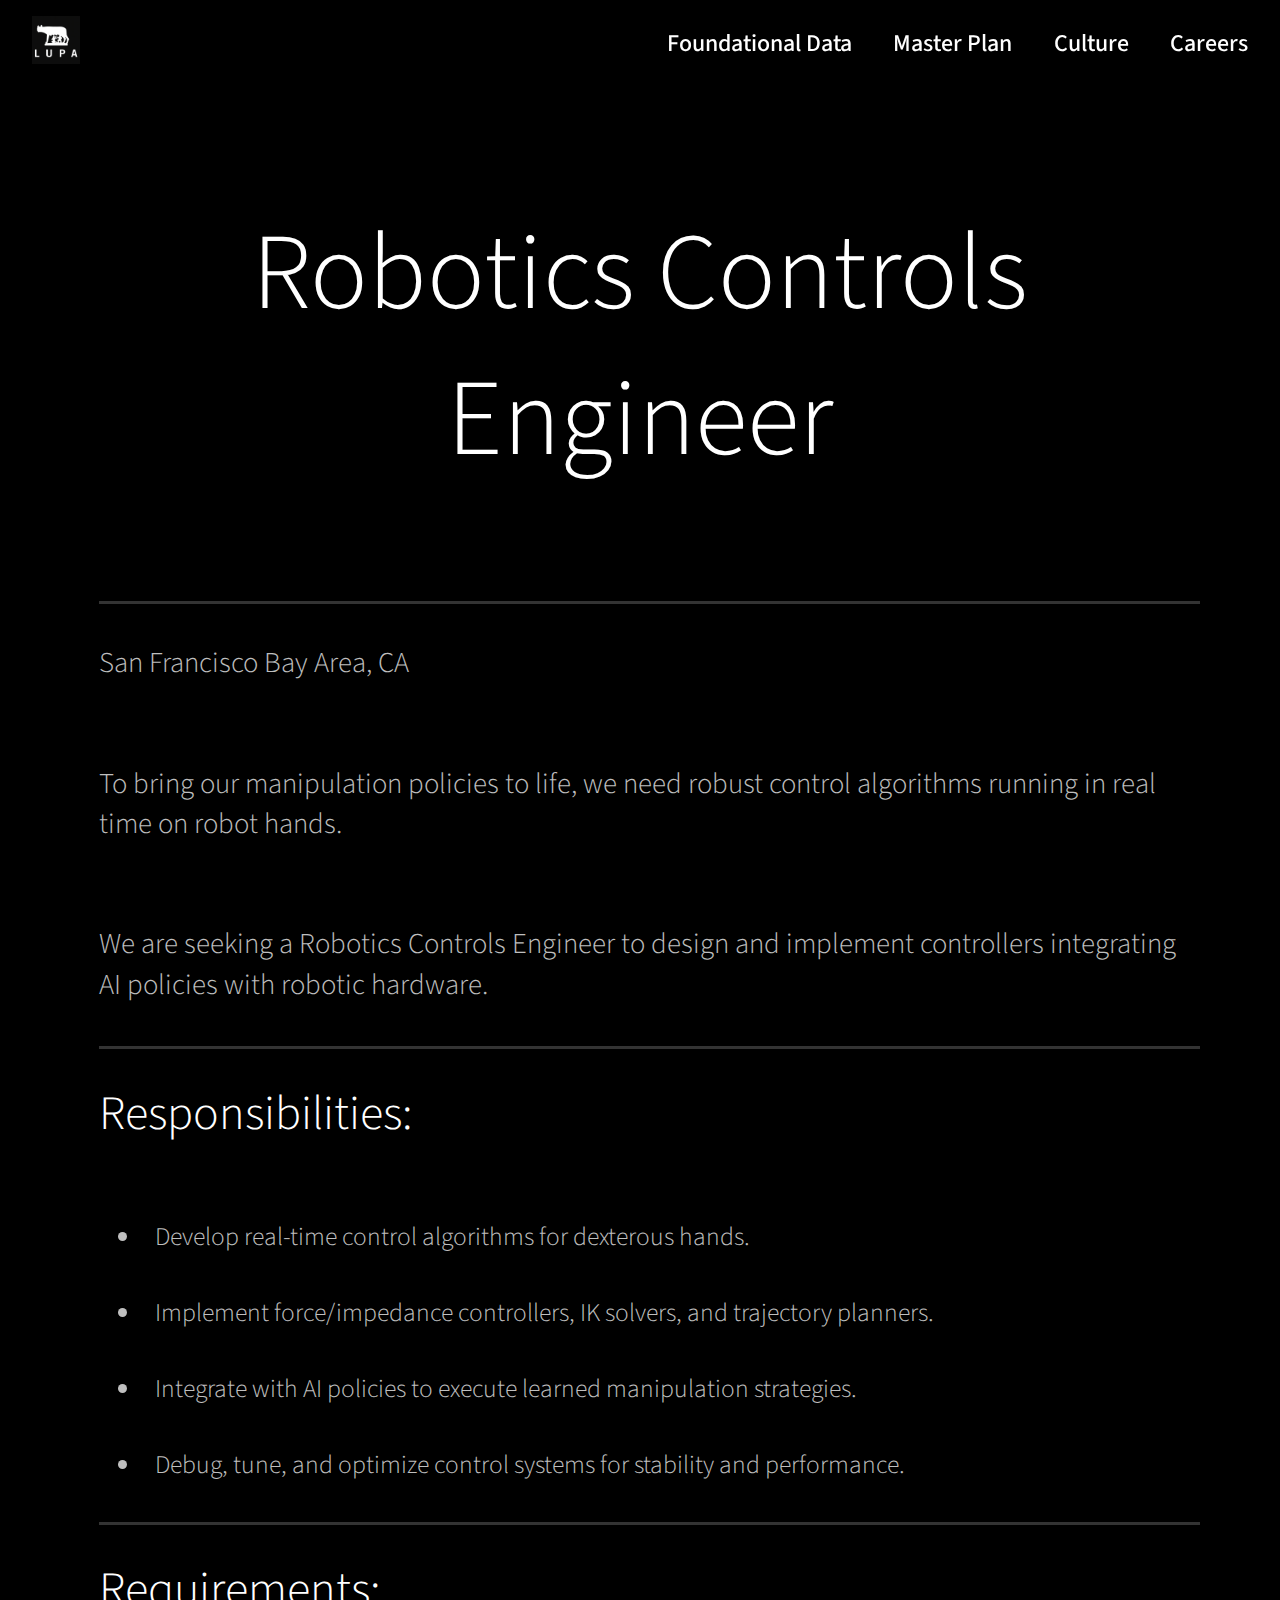
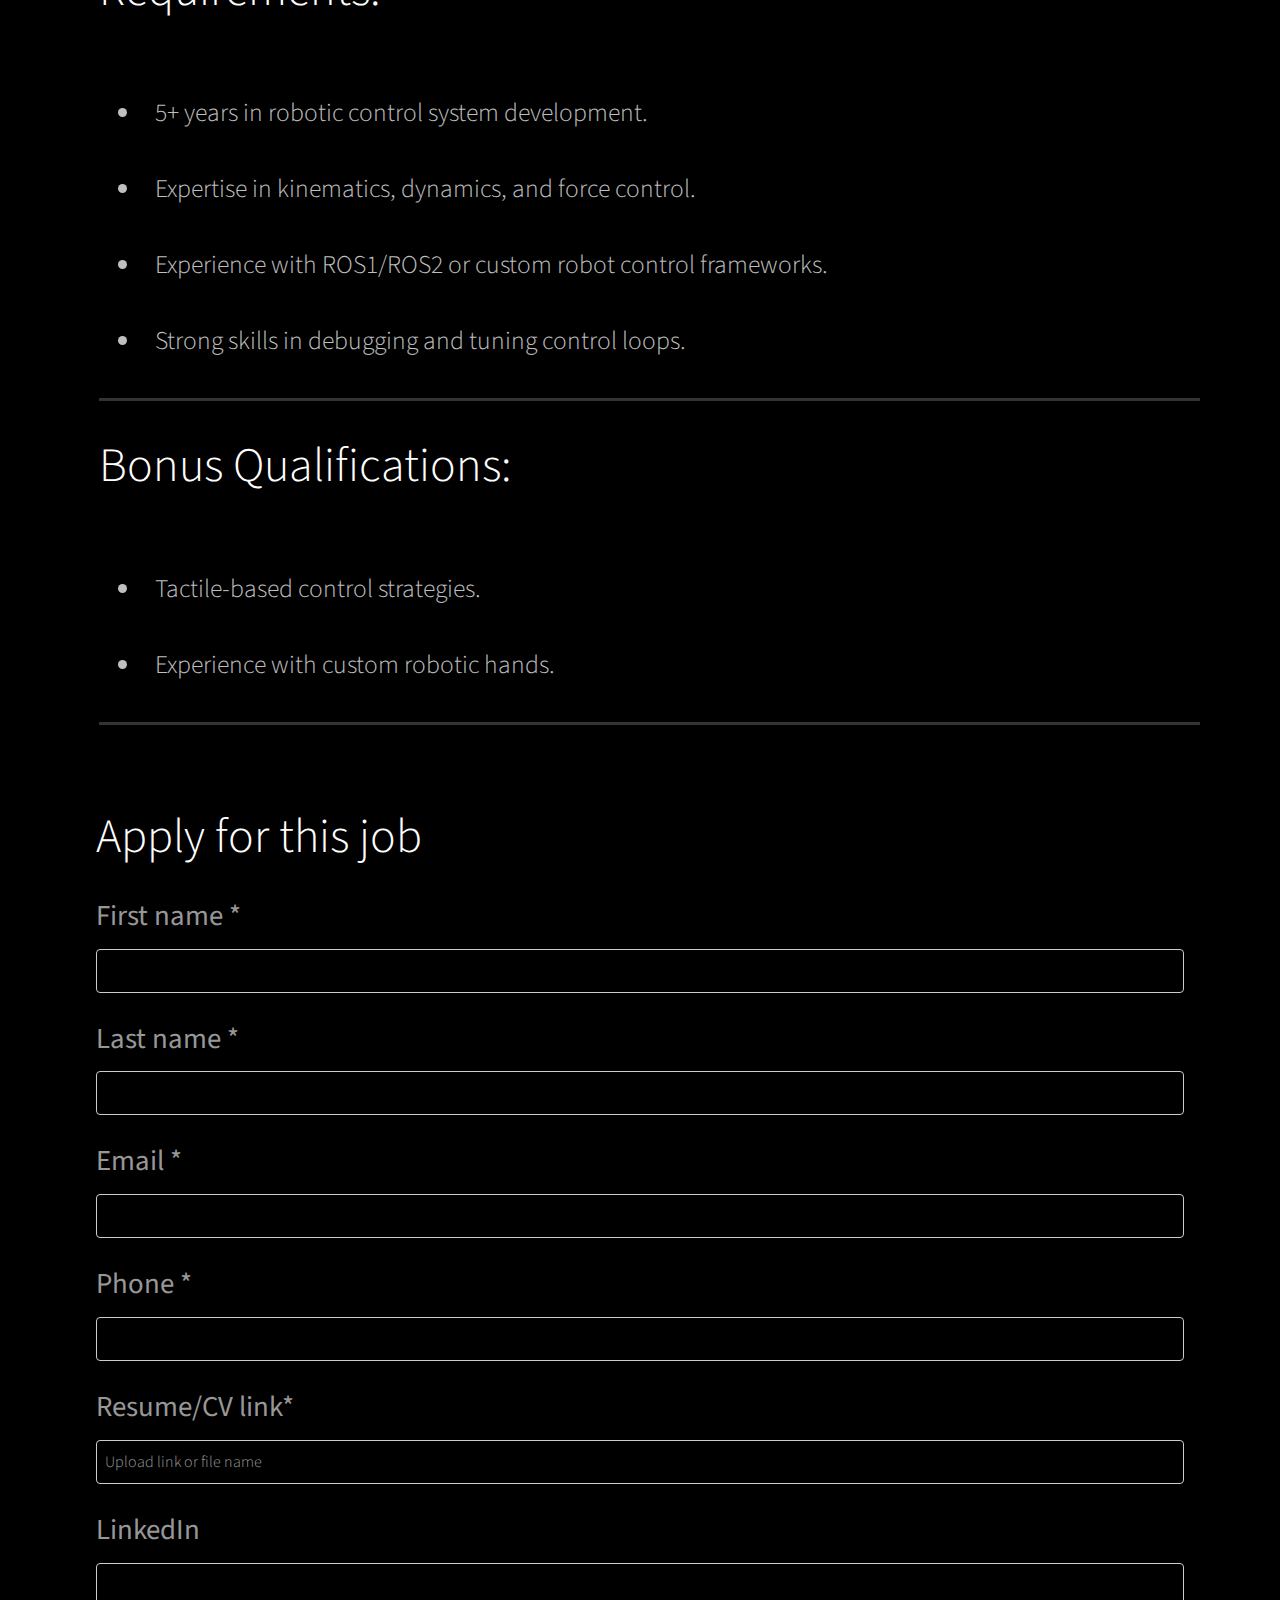
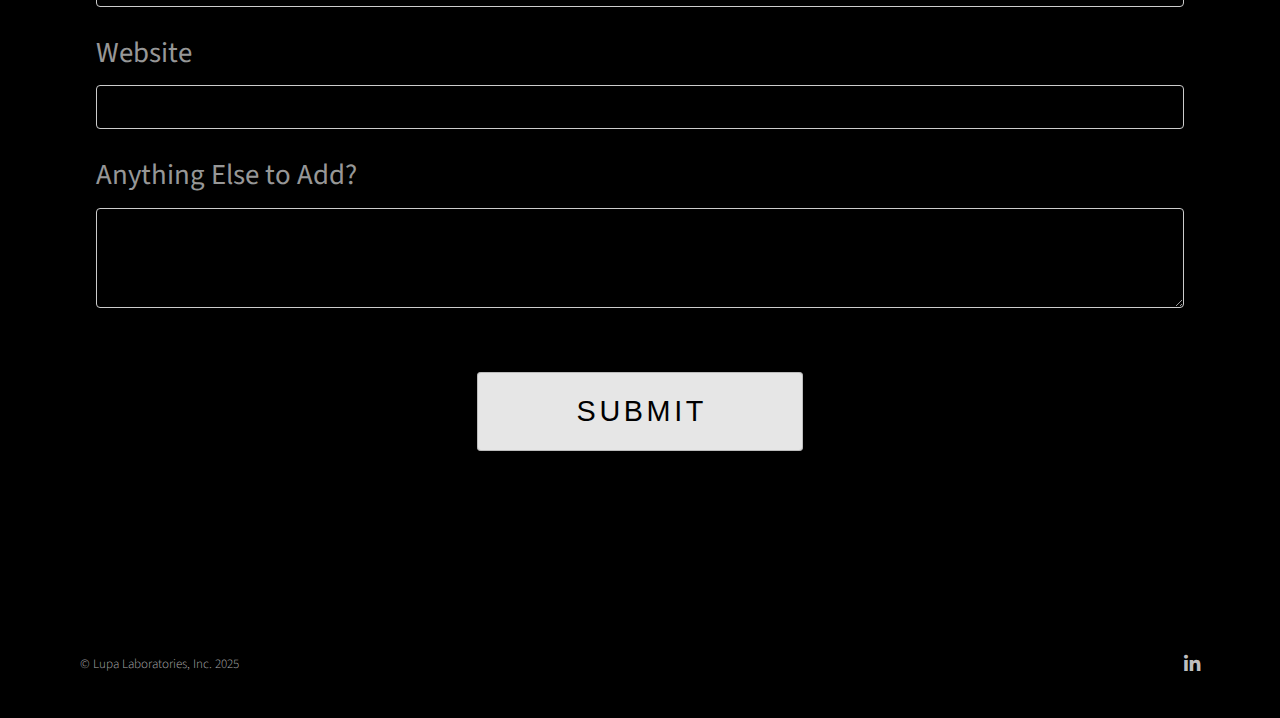
<file: job_description_pages/Robotics_Controls_Engineer.html>
<!DOCTYPE HTML>
 
<html>
	<head>
		<title>Lupa Gloves</title>
		<meta charset="utf-8" />
		<meta name="viewport" content="width=device-width, initial-scale=1, user-scalable=no" />
		<link rel="stylesheet" href="../assets/css/main.css" />
		<noscript><link rel="stylesheet" href="../assets/css/noscript.css" /></noscript>
		<link
			rel="stylesheet"
			href="https://cdnjs.cloudflare.com/ajax/libs/font-awesome/6.4.0/css/all.min.css"
			integrity="sha512-…"
			crossorigin="anonymous"
			referrerpolicy="no-referrer"
		/>
	</head>
	<body class="is-preload">


      <header class="site-header">
				<div class="inner">
 					<a href="../index.html" class="site-logo">
						<img src="../assets/css/images/Logo.png" alt="Foundation Logo">
					</a>
 					 

 					<button class="hamburger" id="hamburgerBtn" aria-label="Open menu">
						<span></span><span></span><span></span>
					</button>

 					<nav class="site-nav">
					<ul>
						<li><a href="../Fundational_data.html">Foundational Data</a></li>
						<li><a href="../Master_plan.html">Master Plan</a></li>
						<li><a href="../Culture.html">Culture</a></li>
						<li><a href="../Careers.html">Careers</a></li>
					</ul>
					</nav>
				</div>

 				<nav class="mobile-nav" id="mobileNav">
					<button class="mobile-close" id="closeMobileNav" aria-label="Close menu">&times;</button>
					<ul>
						<li><a href="../Fundational_data.html">Foundational Data</a></li>
						<li><a href="../Master_plan.html">Master Plan</a></li>
						<li><a href="../Culture.html">Culture</a></li>
						<li><a href="../Careers.html">Careers</a></li>
					</ul>
				</nav>

			</header>

        
		<!-- Four -->
			<section id="four" class="main style1 special">
				<div class="container">
                    <header class="job-name-title">
                        <h1>Robotics Controls Engineer</h1>
                    </header>

                    <!-- <span class="icon  lupa_logo"></span> -->
                </div>
                    <!-- <div class="col-4 col-12-medium">

                    </div>
						
                    <section id="four" class="main style2 special"> -->
				<div class="container">

					<div class="row gtr-150">
				 

						<div class="col-12 col-12-medium">
							<aside class="roles">
								<ul class="roles-list">


                                    <li class="role-item">
										<!-- first line: title & button -->
										<!-- <div class="role-header">
											<span class="role-name">
												Responsibilities:</sup>
											</span>

										</div> -->



										<!-- second line explaination -->
										<!-- 新增的说明文字 -->
										<p class="job-bg-dis">San Francisco Bay Area, CA</p>

                                        <p class="job-bg-dis">To bring our manipulation policies to life, we need robust control algorithms
                                            running in real time on robot hands.</p>
                             
                                        <p class="job-bg-dis">We are seeking a Robotics Controls Engineer to design and implement controllers 
                                            integrating AI policies with robotic hardware.</p>

 									 
										
									</li>





									<li class="role-item">
										<!-- first line: title & button -->
										<div class="role-header">
											<span class="role-name">
												Responsibilities:</sup>
											</span>

										</div>



										<!-- second line explaination -->
										<!-- 新增的说明文字 -->
										<div class="role-description-one-job"> 
                                            <ul>
                                                    <li>Develop real-time control algorithms for dexterous hands.</li>
                                                    <li>Implement force/impedance controllers, IK solvers, and trajectory planners.</li>
                                                    <li>Integrate with AI policies to execute learned manipulation strategies.</li>
                                                    <li>Debug, tune, and optimize control systems for stability and performance.</li>
                                              </ul>
                                        </div>
 									 
										
									</li>



                                    	<li class="role-item">
										<!-- first line: title & button -->
										<div class="role-header">
											<span class="role-name">
												Requirements:</sup>
											</span>

										</div>



										<!-- second line explaination -->
										<!-- 新增的说明文字 -->
										 
                                        <div class="role-description-one-job"> 
                                            <ul>
                                                    <li>5+ years in robotic control system development.</li>
                                                    <li>Expertise in kinematics, dynamics, and force control.</li>
                                                    <li>Experience with ROS1/ROS2 or custom robot control frameworks.</li>
                                                    <li>Strong skills in debugging and tuning control loops.</li>
                                             </ul>
                                        </div>
 									 
										
									</li>

                                    

                                    </li>



                                    	<li class="role-item">
										<!-- first line: title & button -->
										<div class="role-header">
											<span class="role-name">
												Bonus Qualifications:</sup>
											</span>

										</div>



										<!-- second line explaination -->
										<!-- 新增的说明文字 -->
										 
                                        <div class="role-description-one-job">
                                            <ul>
                                                <li>Tactile-based control strategies.</li>
                                                <li>Experience with custom robotic hands.</li>
 
                                            </ul>
                                            
                                        </div>
                                     
 									 
										
									</li>





								 

  
								 
								</ul>
                                
							</aside>


                          <section class="application-form">
                                <h1>Apply for this job</h1>

                                <form
                                    action="https://docs.google.com/forms/d/1aC0U0h_JeCnbh7swNG87MJXyEtDFm5F3WcQzH_XSxqc/formResponse"
                                    method="POST"
                                    target="hidden_iframe"
                                    onsubmit="submitted=true;"
                                >

                                    <iframe name="hidden_iframe" style="display:none;"></iframe>


                                    <input type="hidden" name="fvv" value="1">
                                    <input type="hidden" name="partialResponse" value="[null,null,&quot;-8358740693943005464&quot;]">
                                    <input type="hidden" name="pageHistory" value="0">
                                    <input type="hidden" name="fbzx" value="-8358740693943005464">
                                    <input type="hidden" name="submissionTimestamp" value="-1">

                                    <div class="form-group">
                                        <label for="firstName">First name *</label>
                                        <input
                                            type="text"
                                            id="firstName"
                                            name="entry.1235656038"
                                            required
                                        />
                                    </div>

                                    <div class="form-group">
                                        <label for="lastName">Last name *</label>
                                            <input
                                                type="text"
                                                id="lastName"
                                                name="entry.516424878"
                                                required
                                            />
                                    </div>


                                    <div class="form-group">
                                        <label for="email">Email *</label>
                                        <input
                                            type="text"
                                            id="email"
                                            name="entry.593541462"
                                            required
                                        />
                                    </div>


                                    <div class="form-group">
                                        <label for="phone">Phone *</label>
                                        <input
                                            type="text"
                                            id="phone"
                                            name="entry.1818973404"
                                            required
                                        />
                                    </div>



                                    <div class="form-group">
                                        <label for="resume">Resume/CV link*</label>
                                        <input
                                            type="text"
                                            id="resume"
                                            name="entry.254266958"
                                            placeholder="Upload link or file name"
                                            required
                                        />
                                    </div>


                                    <div class="form-group">
                                        <label for="linkedin">LinkedIn</label>
                                        <input
                                            type="text"
                                            id="linkedin"
                                            name="entry.576080431"
                                        />
                                    </div>



                                    <div class="form-group">
                                        <label for="website">Website</label>
                                        <input
                                            type="text"
                                            id="website"
                                            name="entry.629505385"
                                        />
                                    </div>


                                    <div class="form-group">
                                        <label for="anythingElse">Anything Else to Add?</label>
                                        <textarea
                                            id="anythingElse"
                                            name="entry.505676119"
                                        ></textarea>
                                    </div>



                                    <button type="submit">Submit</button>

                                    
                                </form>


                            </section>

                             


						</div>
					</div>

					 
                    

 



                     

				</div>
			</section>
  

            
            


 
	 

		<!-- Footer -->
			<section id="footer">
                <div class="container">
                    <ul class="icons">
                        <!-- <li><a href="#" class="icon brands alt fa-twitter"><span class="label">Twitter</span></a></li>
                        <li><a href="#" class="icon brands alt fa-facebook-f"><span class="label">Facebook</span></a></li>
                        <li><a href="#" class="icon brands alt fa-instagram"><span class="label">Instagram</span></a></li>
                        <li><a href="#" class="icon brands alt fa-github"><span class="label">GitHub</span></a></li>
                        <li><a href="#" class="icon solid alt fa-envelope"><span class="label">Email</span></a></li> -->

                        <li>
                            <!-- 新增这一行小字 -->
                            <p class="footer-note">© Lupa Laboratories, Inc. 2025</p>

                            <!-- linked in -->
                            <a href="https://www.linkedin.com/in/edmond-d-19738625b/" class="icon brands alt fa-linkedin-in">
                                <span class="label">LinkedIn</span>
                            </a>

                                
                        </li>
                    </ul>

                    <!-- <ul class="copyright">
                        <li>&copy; Yuzhen Chen</li><li>Design: Yuzhen hen & HTML5_UP</a></li>
                    </ul> -->
                </div>
            </section>



			 


		<!-- Scripts -->
			<script src="../assets/js/jquery.min.js"></script>
			<script src="../assets/js/jquery.scrolly.min.js"></script>
			<script src="../assets/js/browser.min.js"></script>
			<script src="../assets/js/breakpoints.min.js"></script>
			<script src="../assets/js/util.js"></script>
			<script src="../assets/js/main.js"></script>

            <script>
				const hamBtn   = document.getElementById('hamburgerBtn');
				const mobileNav = document.getElementById('mobileNav');
				const closeNav   = document.getElementById('closeMobileNav');


				hamBtn.addEventListener('click', () => {
 					hamBtn.classList.toggle('open');
					mobileNav.classList.toggle('open');
				});

 				mobileNav.querySelectorAll('a').forEach(a =>
					a.addEventListener('click', () => {
					hamBtn.classList.remove('open');
					mobileNav.classList.remove('open');
					})
				);

				closeNav.addEventListener('click', () => {
					hamBtn.classList.remove('open');
					mobileNav.classList.remove('open');
				})
			</script>
			

	</body>
</html>
</file>
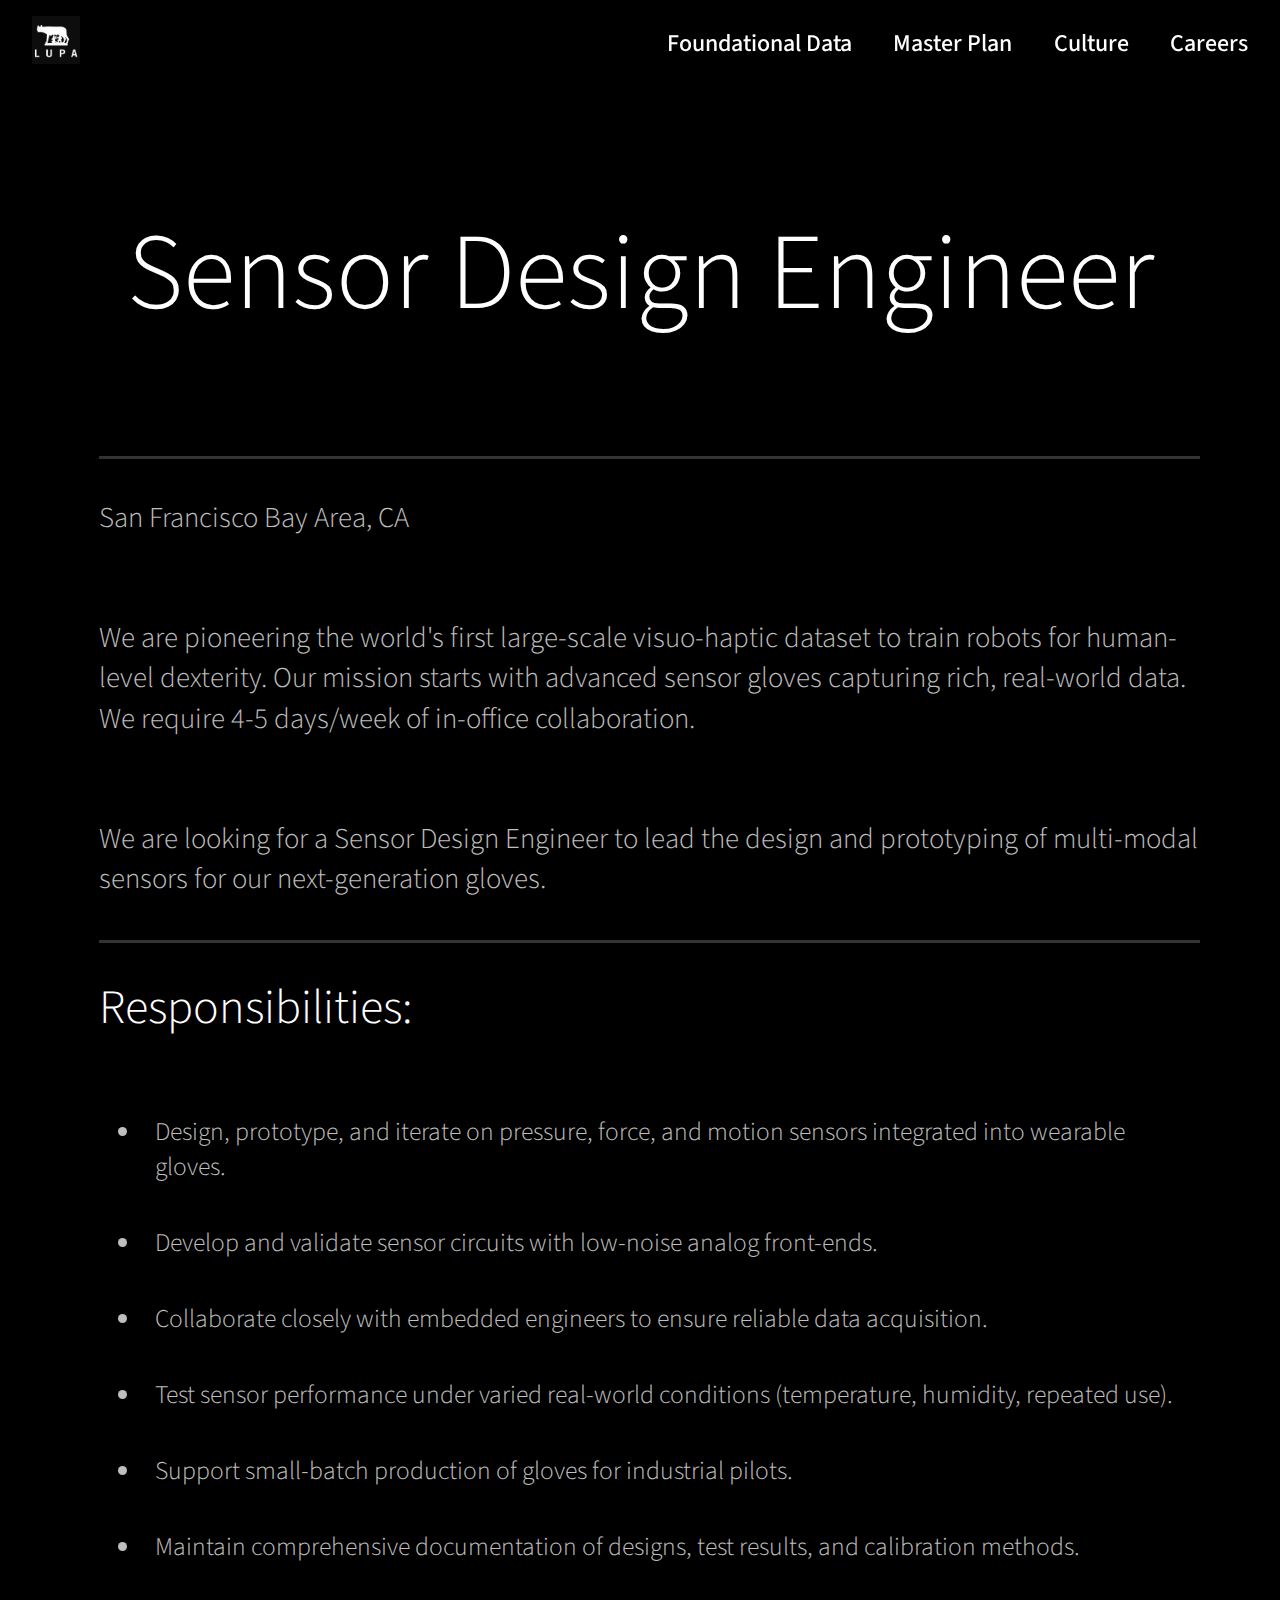
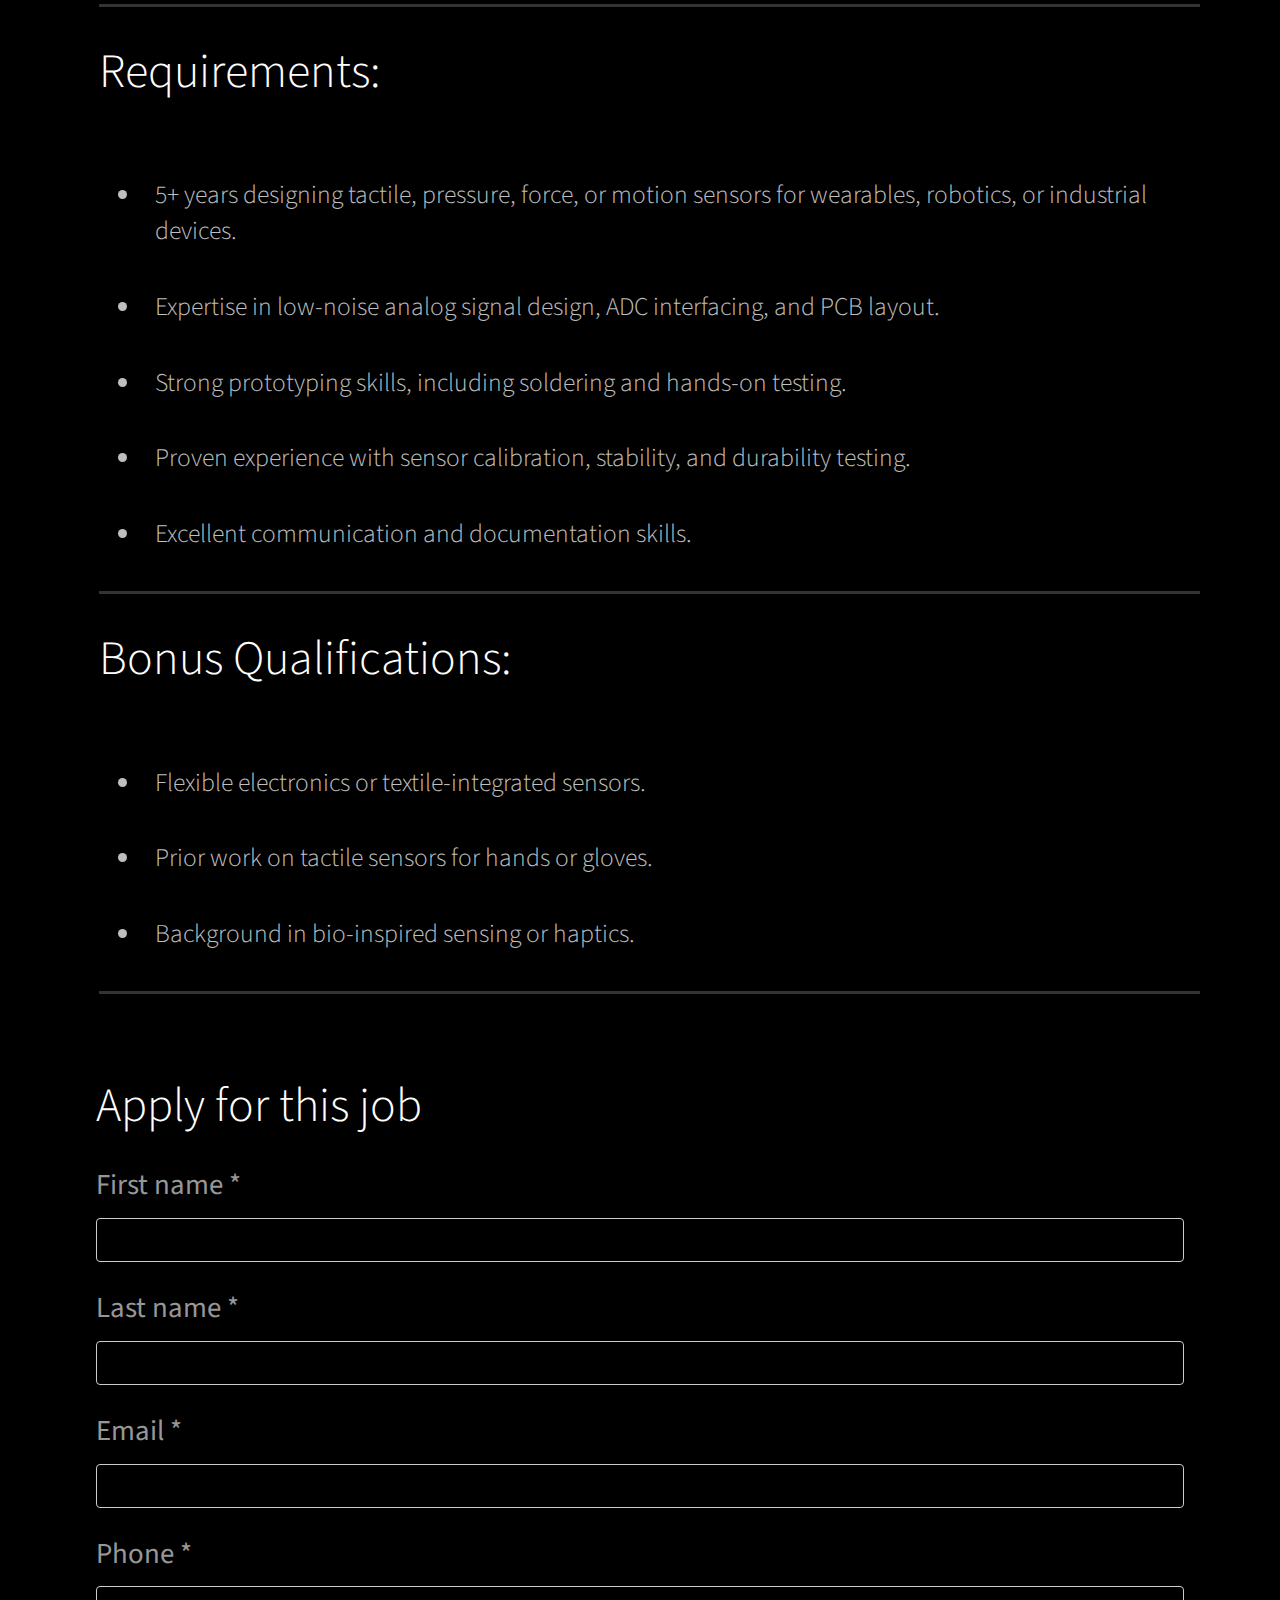
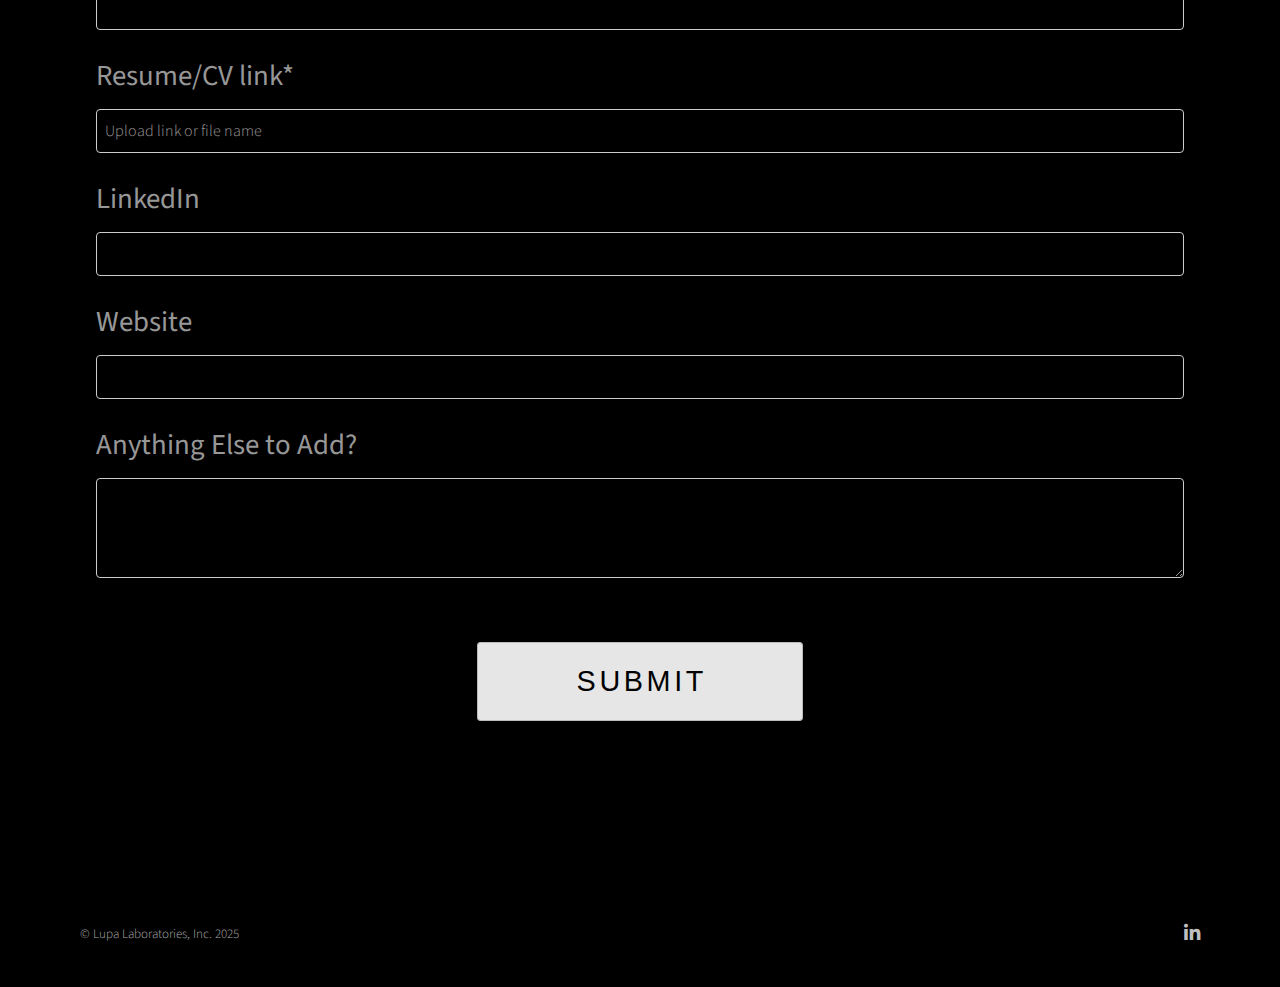
<file: job_description_pages/Sensor_Design_Engineer.html>
<!DOCTYPE HTML>
 
<html>
	<head>
		<title>Lupa Gloves</title>
		<meta charset="utf-8" />
		<meta name="viewport" content="width=device-width, initial-scale=1, user-scalable=no" />
		<link rel="stylesheet" href="../assets/css/main.css" />
		<noscript><link rel="stylesheet" href="../assets/css/noscript.css" /></noscript>
		<link
			rel="stylesheet"
			href="https://cdnjs.cloudflare.com/ajax/libs/font-awesome/6.4.0/css/all.min.css"
			integrity="sha512-…"
			crossorigin="anonymous"
			referrerpolicy="no-referrer"
		/>
	</head>
	<body class="is-preload">


       <header class="site-header">
				<div class="inner">
 					<a href="../index.html" class="site-logo">
						<img src="../assets/css/images/Logo.png" alt="Foundation Logo">
					</a>
 					 

 					<button class="hamburger" id="hamburgerBtn" aria-label="Open menu">
						<span></span><span></span><span></span>
					</button>

 					<nav class="site-nav">
					<ul>
						<li><a href="../Fundational_data.html">Foundational Data</a></li>
						<li><a href="../Master_plan.html">Master Plan</a></li>
						<li><a href="../Culture.html">Culture</a></li>
						<li><a href="../Careers.html">Careers</a></li>
					</ul>
					</nav>
				</div>

 				<nav class="mobile-nav" id="mobileNav">
					<button class="mobile-close" id="closeMobileNav" aria-label="Close menu">&times;</button>
					<ul>
						<li><a href="../Fundational_data.html">Foundational Data</a></li>
						<li><a href="../Master_plan.html">Master Plan</a></li>
						<li><a href="../Culture.html">Culture</a></li>
						<li><a href="../Careers.html">Careers</a></li>
					</ul>
				</nav>

			</header>

        
		<!-- Four -->
			<section id="four" class="main style1 special">
				<div class="container">
                    <header class="job-name-title">
                        <h1>Sensor Design Engineer</h1>
                    </header>

                 </div>
                
				<div class="container">

					<div class="row gtr-150">
				 

						<div class="col-12 col-12-medium">
							<aside class="roles">
								<ul class="roles-list">


                                    <li class="role-item">
										



										<!-- second line explaination -->
								 
										<p class="job-bg-dis">San Francisco Bay Area, CA</p>

                                        <p class="job-bg-dis">We are pioneering the world's first large-scale visuo-haptic dataset to train robots 
                                            for human-level dexterity. Our mission starts with advanced sensor gloves capturing rich, 
                                            real-world data. We require 4-5 days/week of in-office collaboration.</p>
                             
                                        <p class="job-bg-dis">We are looking for a Sensor Design Engineer to lead the design and prototyping of multi-modal 
                                            sensors for our next-generation gloves.</p>

 									 
										
									</li>





									<li class="role-item">
										<!-- first line: title & button -->
										<div class="role-header">
											<span class="role-name">
												Responsibilities:</sup>
											</span>

										</div>



										<!-- second line explaination -->
									 
										<div class="role-description-one-job"> 
                                            <ul>
                                                    <li>Design, prototype, and iterate on pressure, force, and motion sensors integrated into wearable gloves.</li>
                                                    <li>Develop and validate sensor circuits with low-noise analog front-ends.</li>
                                                    <li>Collaborate closely with embedded engineers to ensure reliable data acquisition.</li>
                                                    <li>Test sensor performance under varied real-world conditions (temperature, humidity, repeated use).</li>
                                                    <li>Support small-batch production of gloves for industrial pilots.</li>
                                                    <li>Maintain comprehensive documentation of designs, test results, and calibration methods.</li>
                                            </ul>
                                        </div>
 									 
										
									</li>



                                    	<li class="role-item">
										<!-- first line: title & button -->
										<div class="role-header">
											<span class="role-name">
												Requirements:</sup>
											</span>

										</div>



										<!-- second line explaination -->
							 
										 
                                        <div class="role-description-one-job"> 
                                            <ul>
                                                    <li>5+ years designing tactile, pressure, force, or motion sensors for wearables, robotics, or industrial devices.</li>
                                                    <li>Expertise in low-noise analog signal design, ADC interfacing, and PCB layout.</li>
                                                    <li>Strong prototyping skills, including soldering and hands-on testing.</li>
                                                    <li>Proven experience with sensor calibration, stability, and durability testing.</li>
                                                    <li>Excellent communication and documentation skills.</li>
                                            </ul>
                                        </div>
 									 
										
									</li>

                                    

                                    </li>



                                    	<li class="role-item">
										<!-- first line: title & button -->
										<div class="role-header">
											<span class="role-name">
												Bonus Qualifications:</sup>
											</span>

										</div>



										<!-- second line explaination -->
 										 
                                        <div class="role-description-one-job">
                                            <ul>
                                                <li>Flexible electronics or textile-integrated sensors.</li>
                                                <li>Prior work on tactile sensors for hands or gloves.</li>
                                                <li>Background in bio-inspired sensing or haptics.</li>

                                            </ul>
                                            
                                        </div>
                                     
 									 
										
									</li>





								 

  
								 
								</ul>
                                
							</aside>


                          <section class="application-form">
                                <h1>Apply for this job</h1>

                                <form
                                    action="https://docs.google.com/forms/d/1aC0U0h_JeCnbh7swNG87MJXyEtDFm5F3WcQzH_XSxqc/formResponse"
                                    method="POST"
                                    target="hidden_iframe"
                                    onsubmit="submitted=true;"
                                >

                                    <iframe name="hidden_iframe" style="display:none;"></iframe>


                                    <input type="hidden" name="fvv" value="1">
                                    <input type="hidden" name="partialResponse" value="[null,null,&quot;-8358740693943005464&quot;]">
                                    <input type="hidden" name="pageHistory" value="0">
                                    <input type="hidden" name="fbzx" value="-8358740693943005464">
                                    <input type="hidden" name="submissionTimestamp" value="-1">

                                    <div class="form-group">
                                        <label for="firstName">First name *</label>
                                        <input
                                            type="text"
                                            id="firstName"
                                            name="entry.1235656038"
                                            required
                                        />
                                    </div>

                                    <div class="form-group">
                                        <label for="lastName">Last name *</label>
                                            <input
                                                type="text"
                                                id="lastName"
                                                name="entry.516424878"
                                                required
                                            />
                                    </div>


                                    <div class="form-group">
                                        <label for="email">Email *</label>
                                        <input
                                            type="text"
                                            id="email"
                                            name="entry.593541462"
                                            required
                                        />
                                    </div>


                                    <div class="form-group">
                                        <label for="phone">Phone *</label>
                                        <input
                                            type="text"
                                            id="phone"
                                            name="entry.1818973404"
                                            required
                                        />
                                    </div>



                                    <div class="form-group">
                                        <label for="resume">Resume/CV link*</label>
                                        <input
                                            type="text"
                                            id="resume"
                                            name="entry.254266958"
                                            placeholder="Upload link or file name"
                                            required
                                        />
                                    </div>


                                    <div class="form-group">
                                        <label for="linkedin">LinkedIn</label>
                                        <input
                                            type="text"
                                            id="linkedin"
                                            name="entry.576080431"
                                        />
                                    </div>



                                    <div class="form-group">
                                        <label for="website">Website</label>
                                        <input
                                            type="text"
                                            id="website"
                                            name="entry.629505385"
                                        />
                                    </div>


                                    <div class="form-group">
                                        <label for="anythingElse">Anything Else to Add?</label>
                                        <textarea
                                            id="anythingElse"
                                            name="entry.505676119"
                                        ></textarea>
                                    </div>



                                    <button type="submit">Submit</button>

                                    
                                </form>


                            </section>
                             


						</div>
					</div>

					 
                    

 



                     

				</div>
			</section>
  

            
            


 
	 

		<!-- Footer -->
			<section id="footer">
                <div class="container">
                    <ul class="icons">
                        

                        <li>
                             <p class="footer-note">© Lupa Laboratories, Inc. 2025</p>

                            <!-- linked in -->
                            <a href="https://www.linkedin.com/in/edmond-d-19738625b/" class="icon brands alt fa-linkedin-in">
                                <span class="label">LinkedIn</span>
                            </a>

                                
                        </li>
                    </ul>

             
                </div>
            </section>



			 


		<!-- Scripts -->
			<script src="../assets/js/jquery.min.js"></script>
			<script src="../assets/js/jquery.scrolly.min.js"></script>
			<script src="../assets/js/browser.min.js"></script>
			<script src="../assets/js/breakpoints.min.js"></script>
			<script src="../assets/js/util.js"></script>
			<script src="../assets/js/main.js"></script>
			
            <script>
				const hamBtn   = document.getElementById('hamburgerBtn');
				const mobileNav = document.getElementById('mobileNav');
				const closeNav   = document.getElementById('closeMobileNav');


				hamBtn.addEventListener('click', () => {
 					hamBtn.classList.toggle('open');
					mobileNav.classList.toggle('open');
				});

 				mobileNav.querySelectorAll('a').forEach(a =>
					a.addEventListener('click', () => {
					hamBtn.classList.remove('open');
					mobileNav.classList.remove('open');
					})
				);

				closeNav.addEventListener('click', () => {
					hamBtn.classList.remove('open');
					mobileNav.classList.remove('open');
				})
			</script>

	</body>
</html>
</file>
<file: assets/css/noscript.css>
/*
	Photon by HTML5 UP
	html5up.net | @ajlkn
	Free for personal and commercial use under the CCA 3.0 license (html5up.net/license)
*/

/* Header */

	body.is-preload #header .inner {
		-moz-transform: none;
		-webkit-transform: none;
		-ms-transform: none;
		transform: none;
		opacity: 1;
	}

		body.is-preload #header .inner .actions {
			-moz-transform: none;
			-webkit-transform: none;
			-ms-transform: none;
			transform: none;
			opacity: 1;
		}

	body.is-preload #header:after {
		opacity: 0;
	}
</file>
<file: assets/css/main.css>
@import url("fontawesome-all.min.css");
@import url("https://fonts.googleapis.com/css?family=Source+Sans+Pro:300,300italic,400,400italic");

/*
	Photon by HTML5 UP
	html5up.net | @ajlkn
	Free for personal and commercial use under the CCA 3.0 license (html5up.net/license)
*/

html, body, div, span, applet, object,
iframe, h1, h2, h3, h4, h5, h6, p, blockquote,
pre, a, abbr, acronym, address, big, cite,
code, del, dfn, em, img, ins, kbd, q, s, samp,
small, strike, strong, sub, sup, tt, var, b,
u, i, center, dl, dt, dd, ol, ul, li, fieldset,
form, label, legend, table, caption, tbody,
tfoot, thead, tr, th, td, article, aside,
canvas, details, embed, figure, figcaption,
footer, header, hgroup, menu, nav, output, ruby,
section, summary, time, mark, audio, video {
	margin: 0;
	padding: 0;
	border: 0;
	font-size: 100%;
	font: inherit;
	vertical-align: baseline;}

article, aside, details, figcaption, figure,
footer, header, hgroup, menu, nav, section {
	display: block;}

body {
	line-height: 1;
}

ol, ul {
	list-style: none;
}

blockquote, q {
	quotes: none;
}

	blockquote:before, blockquote:after, q:before, q:after {
		content: '';
		content: none;
	}

table {
	border-collapse: collapse;
	border-spacing: 0;
}

body {
	-webkit-text-size-adjust: none;
}

mark {
	background-color: transparent;
	color: inherit;
}

input::-moz-focus-inner {
	border: 0;
	padding: 0;
}

input, select, textarea {
	-moz-appearance: none;
	-webkit-appearance: none;
	-ms-appearance: none;
	appearance: none;
}

/* Basic */

	html {
		box-sizing: border-box;
	}

	*, *:before, *:after {
		box-sizing: inherit;
	}

	body {
		background: #fff;
	}

		body.is-preload *, body.is-preload *:before, body.is-preload *:after {
			-moz-animation: none !important;
			-webkit-animation: none !important;
			-ms-animation: none !important;
			animation: none !important;
			-moz-transition: none !important;
			-webkit-transition: none !important;
			-ms-transition: none !important;
			transition: none !important;
		}

	body, input, select, textarea {
		color: #fff;
		font-family: "Source Sans Pro", Helvetica, sans-serif;
		font-size: 16pt;
		font-weight: 300;
		line-height: 1.65em;
	}

	a {
		-moz-transition: color 0.2s ease-in-out, border-color 0.2s ease-in-out;
		-webkit-transition: color 0.2s ease-in-out, border-color 0.2s ease-in-out;
		-ms-transition: color 0.2s ease-in-out, border-color 0.2s ease-in-out;
		transition: color 0.2s ease-in-out, border-color 0.2s ease-in-out;
		border-bottom: dotted 1px #666;
		color: inherit;
		text-decoration: none;
	}

		a:hover {
			border-bottom-color: transparent !important;
			color: #6bd4c8;
		}

	strong, b {
		color: #fff;
		font-weight: 400;
	}

	em, i {
		font-style: italic;
	}

	p {
		margin: 0 0 2em 0;
	}

	h1, h2, h3, h4, h5, h6 {
		color: #fff;
		line-height: 1em;
		margin: 0 0 1em 0;
	}

		h1 a, h2 a, h3 a, h4 a, h5 a, h6 a {
			color: inherit;
			text-decoration: none;
		}

	h1 {
		font-size: 2.25em;
		line-height: 1.35em;
	}

	h2 {
		font-size: 2em;
		line-height: 1.35em;
	}

	h3 {
		font-size: 1.35em;
		line-height: 1.5em;
	}

	h4 {
		font-size: 1.25em;
		line-height: 1.5em;
	}

	h5 {
		font-size: 0.9em;
		line-height: 1.5em;
	}

	h6 {
		font-size: 0.7em;
		line-height: 1.5em;
	}

	sub {
		font-size: 0.8em;
		position: relative;
		top: 0.5em;
	}

	sup {
		font-size: 0.8em;
		position: relative;
		top: -0.5em;
	}

	hr {
		border: 0;
		border-bottom: solid 1px rgba(144, 144, 144, 0.5);
		margin: 2em 0;
	}

		hr.major {
			margin: 3em 0;
		}

	blockquote {
		border-left: solid 4px rgba(144, 144, 144, 0.5);
		font-style: italic;
		margin: 0 0 2em 0;
		padding: 0.5em 0 0.5em 2em;
	}

	code {
		background: rgba(144, 144, 144, 0.075);
		border-radius: 4px;
		border: solid 1px rgba(144, 144, 144, 0.5);
		font-family: "Courier New", monospace;
		font-size: 0.9em;
		margin: 0 0.25em;
		padding: 0.25em 0.65em;
	}

	pre {
		-webkit-overflow-scrolling: touch;
		font-family: "Courier New", monospace;
		font-size: 0.9em;
		margin: 0 0 2em 0;
	}

		pre code {
			display: block;
			line-height: 1.75em;
			padding: 1em 1.5em;
			overflow-x: auto;
		}

	.align-left {
		text-align: left;
	}

	.align-center {
		text-align: center;
	}

	.align-right {
		text-align: right;
	}

/* Container */

	.container {
		margin: 0 auto;
		max-width: calc(100% - 4em);
		width: 60em;
	}

		.container.xsmall {
			width: 15em;
		}

		.container.small {
			width: 30em;
		}

		.container.medium {
			width: 45em;
		}

		.container.large {
			width: 75em;
		}

		.container.xlarge {
			width: 90em;
		}

		.container.max {
			width: 100%;
		}

		@media screen and (max-width: 980px) {

			.container {
				max-width: 100% !important;
				width: 100% !important;
			}

		}

		@media screen and (max-width: 480px) {

			.container {
				max-width: calc(100% - 3em);
			}

		}


/* 
	.container {
 
		width: 100%;
		max-width: none;

 
		padding-left: 2em;
		padding-right: 2em;

 
		margin: 0 auto;
		box-sizing: border-box;   
		}

		 
		@media screen and (max-width: 480px) {
		.container {
			padding-left: 1em;
			padding-right: 1em;
		}
	} */

	#three .actions li a {
		transition: background-color 0.4s ease-in-out;
	  }
	  
	  #three .actions li a:hover {
		background-color: #ffffff33; /* semi-transparent white as example */
	  }


/* Row */

	.row {
		display: flex;
		flex-wrap: wrap;
		box-sizing: border-box;
		align-items: stretch;
	}

		.row > * {
			box-sizing: border-box;
		}

		.row.gtr-uniform > * > :last-child {
			margin-bottom: 0;
		}

		.row.aln-left {
			justify-content: flex-start;
		}

		.row.aln-center {
			justify-content: center;
		}

		.row.aln-right {
			justify-content: flex-end;
		}

		.row.aln-top {
			align-items: flex-start;
		}

		.row.aln-middle {
			align-items: center;
		}

		.row.aln-bottom {
			align-items: flex-end;
		}

		.row > .imp {
			order: -1;
		}

		.row > .col-1 {
			width: 8.33333%;
		}

		.row > .off-1 {
			margin-left: 8.33333%;
		}

		.row > .col-2 {
			width: 16.66667%;
		}

		.row > .off-2 {
			margin-left: 16.66667%;
		}

		.row > .col-3 {
			width: 25%;
		}

		.row > .off-3 {
			margin-left: 25%;
		}

		.row > .col-4 {
			width: 33.33333%;
		}

		.row > .off-4 {
			margin-left: 33.33333%;
		}

		.row > .col-5 {
			width: 41.66667%;
		}

		.row > .off-5 {
			margin-left: 41.66667%;
		}

		.row > .col-6 {
			width: 50%;
		}

		.row > .off-6 {
			margin-left: 50%;
		}

		.row > .col-7 {
			width: 58.33333%;
		}

		.row > .off-7 {
			margin-left: 58.33333%;
		}

		.row > .col-8 {
			width: 66.66667%;
		}

		.row > .off-8 {
			margin-left: 66.66667%;
		}

		.row > .col-9 {
			width: 75%;
		}

		.row > .off-9 {
			margin-left: 75%;
		}

		.row > .col-10 {
			width: 83.33333%;
		}

		.row > .off-10 {
			margin-left: 83.33333%;
		}

		.row > .col-11 {
			width: 91.66667%;
		}

		.row > .off-11 {
			margin-left: 91.66667%;
		}

		.row > .col-12 {
			width: 100%;
		}

		.row > .off-12 {
			margin-left: 100%;
		}

		.row.gtr-0 {
			margin-top: 0;
			margin-left: 0em;
		}

			.row.gtr-0 > * {
				padding: 0 0 0 0em;
			}

			.row.gtr-0.gtr-uniform {
				margin-top: 0em;
			}

				.row.gtr-0.gtr-uniform > * {
					padding-top: 0em;
				}

		.row.gtr-25 {
			margin-top: 0;
			margin-left: -0.5em;
		}

			.row.gtr-25 > * {
				padding: 0 0 0 0.5em;
			}

			.row.gtr-25.gtr-uniform {
				margin-top: -0.5em;
			}

				.row.gtr-25.gtr-uniform > * {
					padding-top: 0.5em;
				}

		.row.gtr-50 {
			margin-top: 0;
			margin-left: -1em;
		}

			.row.gtr-50 > * {
				padding: 0 0 0 1em;
			}

			.row.gtr-50.gtr-uniform {
				margin-top: -1em;
			}

				.row.gtr-50.gtr-uniform > * {
					padding-top: 1em;
				}

		.row {
			margin-top: 0;
			margin-left: -2em;
		}

			.row > * {
				padding: 0 0 0 2em;
			}

			.row.gtr-uniform {
				margin-top: -2em;
			}

				.row.gtr-uniform > * {
					padding-top: 2em;
				}

		.row.gtr-150 {
			margin-top: 0;
			margin-left: -3em;
		}

			.row.gtr-150 > * {
				padding: 0 0 0 3em;
			}

			.row.gtr-150.gtr-uniform {
				margin-top: -3em;
			}

				.row.gtr-150.gtr-uniform > * {
					padding-top: 3em;
				}

		.row.gtr-200 {
			margin-top: 0;
			margin-left: -4em;
		}

			.row.gtr-200 > * {
				padding: 0 0 0 4em;
			}

			.row.gtr-200.gtr-uniform {
				margin-top: -4em;
			}

				.row.gtr-200.gtr-uniform > * {
					padding-top: 4em;
				}

		@media screen and (max-width: 1680px) {

			.row {
				display: flex;
				flex-wrap: wrap;
				box-sizing: border-box;
				align-items: stretch;
			}

				.row > * {
					box-sizing: border-box;
				}

				.row.gtr-uniform > * > :last-child {
					margin-bottom: 0;
				}

				.row.aln-left {
					justify-content: flex-start;
				}

				.row.aln-center {
					justify-content: center;
				}

				.row.aln-right {
					justify-content: flex-end;
				}

				.row.aln-top {
					align-items: flex-start;
				}

				.row.aln-middle {
					align-items: center;
				}

				.row.aln-bottom {
					align-items: flex-end;
				}

				.row > .imp-xlarge {
					order: -1;
				}

				.row > .col-1-xlarge {
					width: 8.33333%;
				}

				.row > .off-1-xlarge {
					margin-left: 8.33333%;
				}

				.row > .col-2-xlarge {
					width: 16.66667%;
				}

				.row > .off-2-xlarge {
					margin-left: 16.66667%;
				}

				.row > .col-3-xlarge {
					width: 25%;
				}

				.row > .off-3-xlarge {
					margin-left: 25%;
				}

				.row > .col-4-xlarge {
					width: 33.33333%;
				}

				.row > .off-4-xlarge {
					margin-left: 33.33333%;
				}

				.row > .col-5-xlarge {
					width: 41.66667%;
				}

				.row > .off-5-xlarge {
					margin-left: 41.66667%;
				}

				.row > .col-6-xlarge {
					width: 50%;
				}

				.row > .off-6-xlarge {
					margin-left: 50%;
				}

				.row > .col-7-xlarge {
					width: 58.33333%;
				}

				.row > .off-7-xlarge {
					margin-left: 58.33333%;
				}

				.row > .col-8-xlarge {
					width: 66.66667%;
				}

				.row > .off-8-xlarge {
					margin-left: 66.66667%;
				}

				.row > .col-9-xlarge {
					width: 75%;
				}

				.row > .off-9-xlarge {
					margin-left: 75%;
				}

				.row > .col-10-xlarge {
					width: 83.33333%;
				}

				.row > .off-10-xlarge {
					margin-left: 83.33333%;
				}

				.row > .col-11-xlarge {
					width: 91.66667%;
				}

				.row > .off-11-xlarge {
					margin-left: 91.66667%;
				}

				.row > .col-12-xlarge {
					width: 100%;
				}

				.row > .off-12-xlarge {
					margin-left: 100%;
				}

				.row.gtr-0 {
					margin-top: 0;
					margin-left: 0em;
				}

					.row.gtr-0 > * {
						padding: 0 0 0 0em;
					}

					.row.gtr-0.gtr-uniform {
						margin-top: 0em;
					}

						.row.gtr-0.gtr-uniform > * {
							padding-top: 0em;
						}

				.row.gtr-25 {
					margin-top: 0;
					margin-left: -0.5em;
				}

					.row.gtr-25 > * {
						padding: 0 0 0 0.5em;
					}

					.row.gtr-25.gtr-uniform {
						margin-top: -0.5em;
					}

						.row.gtr-25.gtr-uniform > * {
							padding-top: 0.5em;
						}

				.row.gtr-50 {
					margin-top: 0;
					margin-left: -1em;
				}

					.row.gtr-50 > * {
						padding: 0 0 0 1em;
					}

					.row.gtr-50.gtr-uniform {
						margin-top: -1em;
					}

						.row.gtr-50.gtr-uniform > * {
							padding-top: 1em;
						}

				.row {
					margin-top: 0;
					margin-left: -2em;
				}

					.row > * {
						padding: 0 0 0 2em;
					}

					.row.gtr-uniform {
						margin-top: -2em;
					}

						.row.gtr-uniform > * {
							padding-top: 2em;
						}

				.row.gtr-150 {
					margin-top: 0;
					margin-left: -3em;
				}

					.row.gtr-150 > * {
						padding: 0 0 0 3em;
					}

					.row.gtr-150.gtr-uniform {
						margin-top: -3em;
					}

						.row.gtr-150.gtr-uniform > * {
							padding-top: 3em;
						}

				.row.gtr-200 {
					margin-top: 0;
					margin-left: -4em;
				}

					.row.gtr-200 > * {
						padding: 0 0 0 4em;
					}

					.row.gtr-200.gtr-uniform {
						margin-top: -4em;
					}

						.row.gtr-200.gtr-uniform > * {
							padding-top: 4em;
						}

		}

		@media screen and (max-width: 1140px) {

			.row {
				display: flex;
				flex-wrap: wrap;
				box-sizing: border-box;
				align-items: stretch;
			}

				.row > * {
					box-sizing: border-box;
				}

				.row.gtr-uniform > * > :last-child {
					margin-bottom: 0;
				}

				.row.aln-left {
					justify-content: flex-start;
				}

				.row.aln-center {
					justify-content: center;
				}

				.row.aln-right {
					justify-content: flex-end;
				}

				.row.aln-top {
					align-items: flex-start;
				}

				.row.aln-middle {
					align-items: center;
				}

				.row.aln-bottom {
					align-items: flex-end;
				}

				.row > .imp-large {
					order: -1;
				}

				.row > .col-1-large {
					width: 8.33333%;
				}

				.row > .off-1-large {
					margin-left: 8.33333%;
				}

				.row > .col-2-large {
					width: 16.66667%;
				}

				.row > .off-2-large {
					margin-left: 16.66667%;
				}

				.row > .col-3-large {
					width: 25%;
				}

				.row > .off-3-large {
					margin-left: 25%;
				}

				.row > .col-4-large {
					width: 33.33333%;
				}

				.row > .off-4-large {
					margin-left: 33.33333%;
				}

				.row > .col-5-large {
					width: 41.66667%;
				}

				.row > .off-5-large {
					margin-left: 41.66667%;
				}

				.row > .col-6-large {
					width: 50%;
				}

				.row > .off-6-large {
					margin-left: 50%;
				}

				.row > .col-7-large {
					width: 58.33333%;
				}

				.row > .off-7-large {
					margin-left: 58.33333%;
				}

				.row > .col-8-large {
					width: 66.66667%;
				}

				.row > .off-8-large {
					margin-left: 66.66667%;
				}

				.row > .col-9-large {
					width: 75%;
				}

				.row > .off-9-large {
					margin-left: 75%;
				}

				.row > .col-10-large {
					width: 83.33333%;
				}

				.row > .off-10-large {
					margin-left: 83.33333%;
				}

				.row > .col-11-large {
					width: 91.66667%;
				}

				.row > .off-11-large {
					margin-left: 91.66667%;
				}

				.row > .col-12-large {
					width: 100%;
				}

				.row > .off-12-large {
					margin-left: 100%;
				}

				.row.gtr-0 {
					margin-top: 0;
					margin-left: 0em;
				}

					.row.gtr-0 > * {
						padding: 0 0 0 0em;
					}

					.row.gtr-0.gtr-uniform {
						margin-top: 0em;
					}

						.row.gtr-0.gtr-uniform > * {
							padding-top: 0em;
						}

				.row.gtr-25 {
					margin-top: 0;
					margin-left: -0.5em;
				}

					.row.gtr-25 > * {
						padding: 0 0 0 0.5em;
					}

					.row.gtr-25.gtr-uniform {
						margin-top: -0.5em;
					}

						.row.gtr-25.gtr-uniform > * {
							padding-top: 0.5em;
						}

				.row.gtr-50 {
					margin-top: 0;
					margin-left: -1em;
				}

					.row.gtr-50 > * {
						padding: 0 0 0 1em;
					}

					.row.gtr-50.gtr-uniform {
						margin-top: -1em;
					}

						.row.gtr-50.gtr-uniform > * {
							padding-top: 1em;
						}

				.row {
					margin-top: 0;
					margin-left: -2em;
				}

					.row > * {
						padding: 0 0 0 2em;
					}

					.row.gtr-uniform {
						margin-top: -2em;
					}

						.row.gtr-uniform > * {
							padding-top: 2em;
						}

				.row.gtr-150 {
					margin-top: 0;
					margin-left: -3em;
				}

					.row.gtr-150 > * {
						padding: 0 0 0 3em;
					}

					.row.gtr-150.gtr-uniform {
						margin-top: -3em;
					}

						.row.gtr-150.gtr-uniform > * {
							padding-top: 3em;
						}

				.row.gtr-200 {
					margin-top: 0;
					margin-left: -4em;
				}

					.row.gtr-200 > * {
						padding: 0 0 0 4em;
					}

					.row.gtr-200.gtr-uniform {
						margin-top: -4em;
					}

						.row.gtr-200.gtr-uniform > * {
							padding-top: 4em;
						}

		}

		@media screen and (max-width: 980px) {

			.row {
				display: flex;
				flex-wrap: wrap;
				box-sizing: border-box;
				align-items: stretch;
			}

				.row > * {
					box-sizing: border-box;
				}

				.row.gtr-uniform > * > :last-child {
					margin-bottom: 0;
				}

				.row.aln-left {
					justify-content: flex-start;
				}

				.row.aln-center {
					justify-content: center;
				}

				.row.aln-right {
					justify-content: flex-end;
				}

				.row.aln-top {
					align-items: flex-start;
				}

				.row.aln-middle {
					align-items: center;
				}

				.row.aln-bottom {
					align-items: flex-end;
				}

				.row > .imp-medium {
					order: -1;
				}

				.row > .col-1-medium {
					width: 8.33333%;
				}

				.row > .off-1-medium {
					margin-left: 8.33333%;
				}

				.row > .col-2-medium {
					width: 16.66667%;
				}

				.row > .off-2-medium {
					margin-left: 16.66667%;
				}

				.row > .col-3-medium {
					width: 25%;
				}

				.row > .off-3-medium {
					margin-left: 25%;
				}

				.row > .col-4-medium {
					width: 33.33333%;
				}

				.row > .off-4-medium {
					margin-left: 33.33333%;
				}

				.row > .col-5-medium {
					width: 41.66667%;
				}

				.row > .off-5-medium {
					margin-left: 41.66667%;
				}

				.row > .col-6-medium {
					width: 50%;
				}

				.row > .off-6-medium {
					margin-left: 50%;
				}

				.row > .col-7-medium {
					width: 58.33333%;
				}

				.row > .off-7-medium {
					margin-left: 58.33333%;
				}

				.row > .col-8-medium {
					width: 66.66667%;
				}

				.row > .off-8-medium {
					margin-left: 66.66667%;
				}

				.row > .col-9-medium {
					width: 75%;
				}

				.row > .off-9-medium {
					margin-left: 75%;
				}

				.row > .col-10-medium {
					width: 83.33333%;
				}

				.row > .off-10-medium {
					margin-left: 83.33333%;
				}

				.row > .col-11-medium {
					width: 91.66667%;
				}

				.row > .off-11-medium {
					margin-left: 91.66667%;
				}

				.row > .col-12-medium {
					width: 100%;
				}

				.row > .off-12-medium {
					margin-left: 100%;
				}

				.row.gtr-0 {
					margin-top: 0;
					margin-left: 0em;
				}

					.row.gtr-0 > * {
						padding: 0 0 0 0em;
					}

					.row.gtr-0.gtr-uniform {
						margin-top: 0em;
					}

						.row.gtr-0.gtr-uniform > * {
							padding-top: 0em;
						}

				.row.gtr-25 {
					margin-top: 0;
					margin-left: -0.5em;
				}

					.row.gtr-25 > * {
						padding: 0 0 0 0.5em;
					}

					.row.gtr-25.gtr-uniform {
						margin-top: -0.5em;
					}

						.row.gtr-25.gtr-uniform > * {
							padding-top: 0.5em;
						}

				.row.gtr-50 {
					margin-top: 0;
					margin-left: -1em;
				}

					.row.gtr-50 > * {
						padding: 0 0 0 1em;
					}

					.row.gtr-50.gtr-uniform {
						margin-top: -1em;
					}

						.row.gtr-50.gtr-uniform > * {
							padding-top: 1em;
						}

				.row {
					margin-top: 0;
					margin-left: -2em;
				}

					.row > * {
						padding: 0 0 0 2em;
					}

					.row.gtr-uniform {
						margin-top: -2em;
					}

						.row.gtr-uniform > * {
							padding-top: 2em;
						}

				.row.gtr-150 {
					margin-top: 0;
					margin-left: -3em;
				}

					.row.gtr-150 > * {
						padding: 0 0 0 3em;
					}

					.row.gtr-150.gtr-uniform {
						margin-top: -3em;
					}

						.row.gtr-150.gtr-uniform > * {
							padding-top: 3em;
						}

				.row.gtr-200 {
					margin-top: 0;
					margin-left: -4em;
				}

					.row.gtr-200 > * {
						padding: 0 0 0 4em;
					}

					.row.gtr-200.gtr-uniform {
						margin-top: -4em;
					}

						.row.gtr-200.gtr-uniform > * {
							padding-top: 4em;
						}

		}

		@media screen and (max-width: 736px) {

			.row {
				display: flex;
				flex-wrap: wrap;
				box-sizing: border-box;
				align-items: stretch;
			}

				.row > * {
					box-sizing: border-box;
				}

				.row.gtr-uniform > * > :last-child {
					margin-bottom: 0;
				}

				.row.aln-left {
					justify-content: flex-start;
				}

				.row.aln-center {
					justify-content: center;
				}

				.row.aln-right {
					justify-content: flex-end;
				}

				.row.aln-top {
					align-items: flex-start;
				}

				.row.aln-middle {
					align-items: center;
				}

				.row.aln-bottom {
					align-items: flex-end;
				}

				.row > .imp-small {
					order: -1;
				}

				.row > .col-1-small {
					width: 8.33333%;
				}

				.row > .off-1-small {
					margin-left: 8.33333%;
				}

				.row > .col-2-small {
					width: 16.66667%;
				}

				.row > .off-2-small {
					margin-left: 16.66667%;
				}

				.row > .col-3-small {
					width: 25%;
				}

				.row > .off-3-small {
					margin-left: 25%;
				}

				.row > .col-4-small {
					width: 33.33333%;
				}

				.row > .off-4-small {
					margin-left: 33.33333%;
				}

				.row > .col-5-small {
					width: 41.66667%;
				}

				.row > .off-5-small {
					margin-left: 41.66667%;
				}

				.row > .col-6-small {
					width: 50%;
				}

				.row > .off-6-small {
					margin-left: 50%;
				}

				.row > .col-7-small {
					width: 58.33333%;
				}

				.row > .off-7-small {
					margin-left: 58.33333%;
				}

				.row > .col-8-small {
					width: 66.66667%;
				}

				.row > .off-8-small {
					margin-left: 66.66667%;
				}

				.row > .col-9-small {
					width: 75%;
				}

				.row > .off-9-small {
					margin-left: 75%;
				}

				.row > .col-10-small {
					width: 83.33333%;
				}

				.row > .off-10-small {
					margin-left: 83.33333%;
				}

				.row > .col-11-small {
					width: 91.66667%;
				}

				.row > .off-11-small {
					margin-left: 91.66667%;
				}

				.row > .col-12-small {
					width: 100%;
				}

				.row > .off-12-small {
					margin-left: 100%;
				}

				.row.gtr-0 {
					margin-top: 0;
					margin-left: 0em;
				}

					.row.gtr-0 > * {
						padding: 0 0 0 0em;
					}

					.row.gtr-0.gtr-uniform {
						margin-top: 0em;
					}

						.row.gtr-0.gtr-uniform > * {
							padding-top: 0em;
						}

				.row.gtr-25 {
					margin-top: 0;
					margin-left: -0.5em;
				}

					.row.gtr-25 > * {
						padding: 0 0 0 0.5em;
					}

					.row.gtr-25.gtr-uniform {
						margin-top: -0.5em;
					}

						.row.gtr-25.gtr-uniform > * {
							padding-top: 0.5em;
						}

				.row.gtr-50 {
					margin-top: 0;
					margin-left: -1em;
				}

					.row.gtr-50 > * {
						padding: 0 0 0 1em;
					}

					.row.gtr-50.gtr-uniform {
						margin-top: -1em;
					}

						.row.gtr-50.gtr-uniform > * {
							padding-top: 1em;
						}

				.row {
					margin-top: 0;
					margin-left: -2em;
				}

					.row > * {
						padding: 0 0 0 2em;
					}

					.row.gtr-uniform {
						margin-top: -2em;
					}

						.row.gtr-uniform > * {
							padding-top: 2em;
						}

				.row.gtr-150 {
					margin-top: 0;
					margin-left: -3em;
				}

					.row.gtr-150 > * {
						padding: 0 0 0 3em;
					}

					.row.gtr-150.gtr-uniform {
						margin-top: -3em;
					}

						.row.gtr-150.gtr-uniform > * {
							padding-top: 3em;
						}

				.row.gtr-200 {
					margin-top: 0;
					margin-left: -4em;
				}

					.row.gtr-200 > * {
						padding: 0 0 0 4em;
					}

					.row.gtr-200.gtr-uniform {
						margin-top: -4em;
					}

						.row.gtr-200.gtr-uniform > * {
							padding-top: 4em;
						}

		}

		@media screen and (max-width: 480px) {

			.row {
				display: flex;
				flex-wrap: wrap;
				box-sizing: border-box;
				align-items: stretch;
			}

				.row > * {
					box-sizing: border-box;
				}

				.row.gtr-uniform > * > :last-child {
					margin-bottom: 0;
				}

				.row.aln-left {
					justify-content: flex-start;
				}

				.row.aln-center {
					justify-content: center;
				}

				.row.aln-right {
					justify-content: flex-end;
				}

				.row.aln-top {
					align-items: flex-start;
				}

				.row.aln-middle {
					align-items: center;
				}

				.row.aln-bottom {
					align-items: flex-end;
				}

				.row > .imp-xsmall {
					order: -1;
				}

				.row > .col-1-xsmall {
					width: 8.33333%;
				}

				.row > .off-1-xsmall {
					margin-left: 8.33333%;
				}

				.row > .col-2-xsmall {
					width: 16.66667%;
				}

				.row > .off-2-xsmall {
					margin-left: 16.66667%;
				}

				.row > .col-3-xsmall {
					width: 25%;
				}

				.row > .off-3-xsmall {
					margin-left: 25%;
				}

				.row > .col-4-xsmall {
					width: 33.33333%;
				}

				.row > .off-4-xsmall {
					margin-left: 33.33333%;
				}

				.row > .col-5-xsmall {
					width: 41.66667%;
				}

				.row > .off-5-xsmall {
					margin-left: 41.66667%;
				}

				.row > .col-6-xsmall {
					width: 50%;
				}

				.row > .off-6-xsmall {
					margin-left: 50%;
				}

				.row > .col-7-xsmall {
					width: 58.33333%;
				}

				.row > .off-7-xsmall {
					margin-left: 58.33333%;
				}

				.row > .col-8-xsmall {
					width: 66.66667%;
				}

				.row > .off-8-xsmall {
					margin-left: 66.66667%;
				}

				.row > .col-9-xsmall {
					width: 75%;
				}

				.row > .off-9-xsmall {
					margin-left: 75%;
				}

				.row > .col-10-xsmall {
					width: 83.33333%;
				}

				.row > .off-10-xsmall {
					margin-left: 83.33333%;
				}

				.row > .col-11-xsmall {
					width: 91.66667%;
				}

				.row > .off-11-xsmall {
					margin-left: 91.66667%;
				}

				.row > .col-12-xsmall {
					width: 100%;
				}

				.row > .off-12-xsmall {
					margin-left: 100%;
				}

				.row.gtr-0 {
					margin-top: 0;
					margin-left: 0em;
				}

					.row.gtr-0 > * {
						padding: 0 0 0 0em;
					}

					.row.gtr-0.gtr-uniform {
						margin-top: 0em;
					}

						.row.gtr-0.gtr-uniform > * {
							padding-top: 0em;
						}

				.row.gtr-25 {
					margin-top: 0;
					margin-left: -0.5em;
				}

					.row.gtr-25 > * {
						padding: 0 0 0 0.5em;
					}

					.row.gtr-25.gtr-uniform {
						margin-top: -0.5em;
					}

						.row.gtr-25.gtr-uniform > * {
							padding-top: 0.5em;
						}

				.row.gtr-50 {
					margin-top: 0;
					margin-left: -1em;
				}

					.row.gtr-50 > * {
						padding: 0 0 0 1em;
					}

					.row.gtr-50.gtr-uniform {
						margin-top: -1em;
					}

						.row.gtr-50.gtr-uniform > * {
							padding-top: 1em;
						}

				.row {
					margin-top: 0;
					margin-left: -2em;
				}

					.row > * {
						padding: 0 0 0 2em;
					}

					.row.gtr-uniform {
						margin-top: -2em;
					}

						.row.gtr-uniform > * {
							padding-top: 2em;
						}

				.row.gtr-150 {
					margin-top: 0;
					margin-left: -3em;
				}

					.row.gtr-150 > * {
						padding: 0 0 0 3em;
					}

					.row.gtr-150.gtr-uniform {
						margin-top: -3em;
					}

						.row.gtr-150.gtr-uniform > * {
							padding-top: 3em;
						}

				.row.gtr-200 {
					margin-top: 0;
					margin-left: -4em;
				}

					.row.gtr-200 > * {
						padding: 0 0 0 4em;
					}

					.row.gtr-200.gtr-uniform {
						margin-top: -4em;
					}

						.row.gtr-200.gtr-uniform > * {
							padding-top: 4em;
						}

		}

		@media screen and (max-width: 320px) {

			.row {
				display: flex;
				flex-wrap: wrap;
				box-sizing: border-box;
				align-items: stretch;
			}

				.row > * {
					box-sizing: border-box;
				}

				.row.gtr-uniform > * > :last-child {
					margin-bottom: 0;
				}

				.row.aln-left {
					justify-content: flex-start;
				}

				.row.aln-center {
					justify-content: center;
				}

				.row.aln-right {
					justify-content: flex-end;
				}

				.row.aln-top {
					align-items: flex-start;
				}

				.row.aln-middle {
					align-items: center;
				}

				.row.aln-bottom {
					align-items: flex-end;
				}

				.row > .imp-xxsmall {
					order: -1;
				}

				.row > .col-1-xxsmall {
					width: 8.33333%;
				}

				.row > .off-1-xxsmall {
					margin-left: 8.33333%;
				}

				.row > .col-2-xxsmall {
					width: 16.66667%;
				}

				.row > .off-2-xxsmall {
					margin-left: 16.66667%;
				}

				.row > .col-3-xxsmall {
					width: 25%;
				}

				.row > .off-3-xxsmall {
					margin-left: 25%;
				}

				.row > .col-4-xxsmall {
					width: 33.33333%;
				}

				.row > .off-4-xxsmall {
					margin-left: 33.33333%;
				}

				.row > .col-5-xxsmall {
					width: 41.66667%;
				}

				.row > .off-5-xxsmall {
					margin-left: 41.66667%;
				}

				.row > .col-6-xxsmall {
					width: 50%;
				}

				.row > .off-6-xxsmall {
					margin-left: 50%;
				}

				.row > .col-7-xxsmall {
					width: 58.33333%;
				}

				.row > .off-7-xxsmall {
					margin-left: 58.33333%;
				}

				.row > .col-8-xxsmall {
					width: 66.66667%;
				}

				.row > .off-8-xxsmall {
					margin-left: 66.66667%;
				}

				.row > .col-9-xxsmall {
					width: 75%;
				}

				.row > .off-9-xxsmall {
					margin-left: 75%;
				}

				.row > .col-10-xxsmall {
					width: 83.33333%;
				}

				.row > .off-10-xxsmall {
					margin-left: 83.33333%;
				}

				.row > .col-11-xxsmall {
					width: 91.66667%;
				}

				.row > .off-11-xxsmall {
					margin-left: 91.66667%;
				}

				.row > .col-12-xxsmall {
					width: 100%;
				}

				.row > .off-12-xxsmall {
					margin-left: 100%;
				}

				.row.gtr-0 {
					margin-top: 0;
					margin-left: 0em;
				}

					.row.gtr-0 > * {
						padding: 0 0 0 0em;
					}

					.row.gtr-0.gtr-uniform {
						margin-top: 0em;
					}

						.row.gtr-0.gtr-uniform > * {
							padding-top: 0em;
						}

				.row.gtr-25 {
					margin-top: 0;
					margin-left: -0.5em;
				}

					.row.gtr-25 > * {
						padding: 0 0 0 0.5em;
					}

					.row.gtr-25.gtr-uniform {
						margin-top: -0.5em;
					}

						.row.gtr-25.gtr-uniform > * {
							padding-top: 0.5em;
						}

				.row.gtr-50 {
					margin-top: 0;
					margin-left: -1em;
				}

					.row.gtr-50 > * {
						padding: 0 0 0 1em;
					}

					.row.gtr-50.gtr-uniform {
						margin-top: -1em;
					}

						.row.gtr-50.gtr-uniform > * {
							padding-top: 1em;
						}

				.row {
					margin-top: 0;
					margin-left: -2em;
				}

					.row > * {
						padding: 0 0 0 2em;
					}

					.row.gtr-uniform {
						margin-top: -2em;
					}

						.row.gtr-uniform > * {
							padding-top: 2em;
						}

				.row.gtr-150 {
					margin-top: 0;
					margin-left: -3em;
				}

					.row.gtr-150 > * {
						padding: 0 0 0 3em;
					}

					.row.gtr-150.gtr-uniform {
						margin-top: -3em;
					}

						.row.gtr-150.gtr-uniform > * {
							padding-top: 3em;
						}

				.row.gtr-200 {
					margin-top: 0;
					margin-left: -4em;
				}

					.row.gtr-200 > * {
						padding: 0 0 0 4em;
					}

					.row.gtr-200.gtr-uniform {
						margin-top: -4em;
					}

						.row.gtr-200.gtr-uniform > * {
							padding-top: 4em;
						}

		}

/* Section/Article */

	section.special, article.special {
		text-align: center;
	}

	header p {
		color: #999;
		margin: 0 0 1.5em 0;
		position: relative;
	}

	header h2 + p {
		font-size: 1.25em;
		line-height: 1.5em;
		margin-top: -1em;
	}

	header h3 + p {
		font-size: 1.1em;
		line-height: 1.5em;
		margin-top: -0.8em;
	}

	header h4 + p,
	header h5 + p,
	header h6 + p {
		font-size: 0.9em;
		line-height: 1.5em;
		margin-top: -0.6em;
	}

	header.major {
		margin: 0 0 1em 0;
	}

		header.major:after {
			background: rgba(144, 144, 144, 0.5);
			content: '';
			display: inline-block;
			height: 1px;
			margin-top: 1.5em;
			width: 6em;
		}

		header.major h2, header.major h3, header.major h4, header.major h5, header.major h6 {
			margin: 0;
		}

		header.major p {
			margin: 0.7em 0 0 0;
		}

	header.special {
		text-align: center;
	}

/* Form */

	form {
		margin: 0 0 2em 0;
	}

	label {
		color: #555;
		display: block;
		font-size: 0.9em;
		font-weight: 400;
		margin: 0 0 1em 0;
	}

	input[type="text"],
	input[type="password"],
	input[type="email"],
	select,
	textarea {
		-moz-appearance: none;
		-webkit-appearance: none;
		-ms-appearance: none;
		appearance: none;
		background: rgba(144, 144, 144, 0.075);
		border-radius: 4px;
		border: none;
		border: solid 1px rgba(144, 144, 144, 0.5);
		color: inherit;
		display: block;
		outline: 0;
		padding: 0 1em;
		text-decoration: none;
		width: 100%;
	}

		input[type="text"]:invalid,
		input[type="password"]:invalid,
		input[type="email"]:invalid,
		select:invalid,
		textarea:invalid {
			box-shadow: none;
		}

		input[type="text"]:focus,
		input[type="password"]:focus,
		input[type="email"]:focus,
		select:focus,
		textarea:focus {
			border-color: #6bd4c8;
		}

	select {
		background-image: url("data:image/svg+xml;charset=utf8,%3Csvg xmlns='http://www.w3.org/2000/svg' width='40' height='40' preserveAspectRatio='none' viewBox='0 0 40 40'%3E%3Cpath d='M9.4,12.3l10.4,10.4l10.4-10.4c0.2-0.2,0.5-0.4,0.9-0.4c0.3,0,0.6,0.1,0.9,0.4l3.3,3.3c0.2,0.2,0.4,0.5,0.4,0.9 c0,0.4-0.1,0.6-0.4,0.9L20.7,31.9c-0.2,0.2-0.5,0.4-0.9,0.4c-0.3,0-0.6-0.1-0.9-0.4L4.3,17.3c-0.2-0.2-0.4-0.5-0.4-0.9 c0-0.4,0.1-0.6,0.4-0.9l3.3-3.3c0.2-0.2,0.5-0.4,0.9-0.4S9.1,12.1,9.4,12.3z' fill='rgba(144, 144, 144, 0.5)' /%3E%3C/svg%3E");
		background-size: 1.25rem;
		background-repeat: no-repeat;
		background-position: calc(100% - 1rem) center;
		height: 2.75em;
		padding-right: 2.75em;
		text-overflow: ellipsis;
	}

		select option {
			color: #555;
			background: #fff;
		}

		select:focus::-ms-value {
			background-color: transparent;
		}

		select::-ms-expand {
			display: none;
		}

	input[type="text"],
	input[type="password"],
	input[type="email"],
	select {
		height: 2.75em;
	}

	textarea {
		padding: 0.75em 1em;
	}

	input[type="checkbox"],
	input[type="radio"] {
		-moz-appearance: none;
		-webkit-appearance: none;
		-ms-appearance: none;
		appearance: none;
		display: block;
		float: left;
		margin-right: -2em;
		opacity: 0;
		width: 1em;
		z-index: -1;
	}

		input[type="checkbox"] + label,
		input[type="radio"] + label {
			text-decoration: none;
			color: #666;
			cursor: pointer;
			display: inline-block;
			font-size: 1em;
			font-weight: 300;
			padding-left: 2.4em;
			padding-right: 0.75em;
			position: relative;
		}

			input[type="checkbox"] + label:before,
			input[type="radio"] + label:before {
				-moz-osx-font-smoothing: grayscale;
				-webkit-font-smoothing: antialiased;
				display: inline-block;
				font-style: normal;
				font-variant: normal;
				text-rendering: auto;
				line-height: 1;
				text-transform: none !important;
				font-family: 'Font Awesome 5 Free';
				font-weight: 900;
			}

			input[type="checkbox"] + label:before,
			input[type="radio"] + label:before {
				background: rgba(144, 144, 144, 0.075);
				border-radius: 4px;
				border: solid 1px rgba(144, 144, 144, 0.5);
				content: '';
				display: inline-block;
				font-size: 0.8em;
				height: 2.0625em;
				left: 0;
				line-height: 2.0625em;
				position: absolute;
				text-align: center;
				top: 0;
				width: 2.0625em;
			}

		input[type="checkbox"]:checked + label:before,
		input[type="radio"]:checked + label:before {
			background: #666666;
			border-color: #666666;
			color: #ffffff;
			content: '\f00c';
		}

		input[type="checkbox"]:focus + label:before,
		input[type="radio"]:focus + label:before {
			border-color: #6bd4c8;
		}

	input[type="checkbox"] + label:before {
		border-radius: 4px;
	}

	input[type="radio"] + label:before {
		border-radius: 100%;
	}

	::-webkit-input-placeholder {
		color: #999 !important;
		opacity: 1.0;
	}

	:-moz-placeholder {
		color: #999 !important;
		opacity: 1.0;
	}

	::-moz-placeholder {
		color: #999 !important;
		opacity: 1.0;
	}

	:-ms-input-placeholder {
		color: #999 !important;
		opacity: 1.0;
	}

/* Box */

	.box {
		border-radius: 4px;
		border: solid 1px rgba(144, 144, 144, 0.5);
		margin-bottom: 2em;
		padding: 1.5em;
	}

		.box > :last-child,
		.box > :last-child > :last-child,
		.box > :last-child > :last-child > :last-child {
			margin-bottom: 0;
		}

		.box.alt {
			border: 0;
			border-radius: 0;
			padding: 0;
		}

/* Icon */

	.icon {
		text-decoration: none;
		border-bottom: none;
		position: relative;
	}

		.icon:before {
			-moz-osx-font-smoothing: grayscale;
			-webkit-font-smoothing: antialiased;
			display: inline-block;
			font-style: normal;
			font-variant: normal;
			text-rendering: auto;
			line-height: 1;
			text-transform: none !important;
			font-family: 'Font Awesome 5 Free';
			font-weight: 400;
		}

		.icon > .label {
			display: none;
		}

		.icon:before {
			line-height: inherit;
		}

		.icon.solid:before {
			font-weight: 900 !important;
		}

		.icon.brands:before {
			font-family: 'Font Awesome 5 Brands';
		}

		.icon.style1:before {
			color: #c3e895;
		}

		.icon.style2:before {
			color: #8addaa;
		}

		.icon.style3:before {
			color: #6bd4c8;
		}

		.icon.style4:before {
			color: #57aed3;
		}

		.icon.style5:before {
			color: #4a87d3;
		}

		.icon.style6:before {
			color: #6b88e6;
		}

		.icon.major {
			text-decoration: none;
			color: #555;
			cursor: default;
			display: inline-block;
			margin: 0 0 1.5em 0;
		}

			.icon.major:before {
				-moz-osx-font-smoothing: grayscale;
				-webkit-font-smoothing: antialiased;
				display: inline-block;
				font-style: normal;
				font-variant: normal;
				text-rendering: auto;
				line-height: 1;
				text-transform: none !important;
				font-family: 'Font Awesome 5 Free';
				font-weight: 400;
			}

			.icon.major:before {
				font-size: 4em;
				line-height: 1em;
			}



/*lupa company logo*/
.lupa_logo {
/* 原 .icon */
  display: inline-block;
  vertical-align: middle;

  /* 原 .major */
  width: 10em;
  height: 10em;
  object-fit: contain;  /* 如果用 <img>，这里才生效；作为 background-image 时可删 */

  /* 原 .solid ——如果你之前没在 .solid 里加内容，这里可以省略 */
  /* filter: saturate(200%); */

  background-image: url("images/Logo.png");
  background-repeat: no-repeat;
  background-position: center;
  background-size: contain;
}


.lupa_logo_corner {
  position: fixed;       /* 相对于视口固定 */
  top: 1rem;             /* 离顶部 1rem，可根据需要调 */
  left: 1rem;            /* 离左侧 1rem，可根据需要调 */
  width: 5em;
  height: 5em;
  background: url("images/Logo.png") no-repeat center/contain;
  z-index: 1000;         /* 确保它在最前面 */
}








/* Image */

	.image {
		border-radius: 4px;
		border: 0;
		display: inline-block;
		position: relative;
	}

		.image img {
			border-radius: 4px;
			display: block;
		}

		.image.left {
			float: left;
			padding: 0 1.5em 1em 0;
			top: 0.25em;
		}

		.image.right {
			float: right;
			padding: 0 0 1em 1.5em;
			top: 0.25em;
		}

		.image.left, .image.right {
			max-width: 40%;
		}

			.image.left img, .image.right img {
				width: 100%;
			}

		.image.fit {
			display: block;
			margin: 0 0 2em 0;
			width: 100%;
		}

			.image.fit img {
				width: 100%;
			}

/* List */

	ol {
		list-style: decimal;
		margin: 0 0 2em 0;
		padding-left: 1.25em;
	}

		ol li {
			padding-left: 0.25em;
		}

	ul {
		list-style: disc;
		margin: 0 0 2em 0;
		padding-left: 1em;
	}

		ul li {
			padding-left: 0.5em;
		}

		ul.alt {
			list-style: none;
			padding-left: 0;
		}

			ul.alt li {
				border-top: solid 1px rgba(144, 144, 144, 0.5);
				padding: 0.5em 0;
			}

				ul.alt li:first-child {
					border-top: 0;
					padding-top: 0;
				}

	dl {
		margin: 0 0 2em 0;
	}

/* Actions */

	ul.actions {
		display: -moz-flex;
		display: -webkit-flex;
		display: -ms-flex;
		display: flex;
		cursor: default;
		list-style: none;
		margin-left: -1em;
		padding-left: 0;
	}

		ul.actions li {
			padding: 0 0 0 1em;
			vertical-align: middle;
		}

		/* original version  */
		ul.actions.special {
			-moz-justify-content: center;
			-webkit-justify-content: center;
			-ms-justify-content: center;
			justify-content: center;
			width: 100%;
			margin-left: 0;

			padding-left: 0;
			
		} 


	/* 1. 确保这个规则写在模板 CSS 之后，或者加上更高的优先级 */
		ul.actions.special_flexbox {
			display: flex !important;          /* 变成弹性布局 */
			flex-direction: column !important; /* 从上到下排列 */
			align-items: center;               /* 子项水平居中（可选） */
			gap: 1.5em;                          /* 项目间距 */
		}

		/* 2. 把每个 li 恢复成块级，避免 inline-block 干扰 */
		ul.actions.special_flexbox li {
			display: block !important;
			width: 100%;       /* 或者你希望的按钮宽度 */
			margin: 0;         /* 清除模板里给的 margin/padding */
		}

		
	

		/* ul.actions.special_2 {
			-moz-justify-content: center;
			-webkit-justify-content: center;
			-ms-justify-content: center;
			justify-content: center;
			width: 100%;
			margin-left: 0;

			padding-left: 0;
			
		}  */

		
		/* currently worked for header */
		ul.actions.special_header {
			display: flex;
			justify-content: space-between;  /* 两端对齐 */
			margin-left: 0;
			padding-left: 0;
			gap: 5rem;
		}

		/* 2. 每个按钮容器占一半宽度 */
		ul.actions.special_header li {
			width: 50%;
			padding: 0;        /* 取消通用的 padding 左侧 */
			list-style: none;
		}


			/* service for the original version */
			ul.actions.special li:first-child {
				padding-left: 0;
			}

		/* 3. 左按钮靠右、右按钮靠左 */
		ul.actions.special_header li:first-child {
			text-align: right;
		}

		ul.actions.special_header li:last-child {
			text-align: left;
		}
		ul.actions.stacked {
			-moz-flex-direction: column;
			-webkit-flex-direction: column;
			-ms-flex-direction: column;
			flex-direction: column;
			margin-left: 0;
		}

			ul.actions.stacked li {
				padding: 1.3em 0 0 0;
			}

				ul.actions.stacked li:first-child {
					padding-top: 0;
				}

		ul.actions.fit {
			width: calc(100% + 1em);
		}

			ul.actions.fit li {
				-moz-flex-grow: 1;
				-webkit-flex-grow: 1;
				-ms-flex-grow: 1;
				flex-grow: 1;
				-moz-flex-shrink: 1;
				-webkit-flex-shrink: 1;
				-ms-flex-shrink: 1;
				flex-shrink: 1;
				width: 100%;
			}

				ul.actions.fit li > * {
					width: 100%;
				}

			ul.actions.fit.stacked {
				width: 100%;
			}

		@media screen and (max-width: 480px) {

			ul.actions:not(.fixed) {
				-moz-flex-direction: column;
				-webkit-flex-direction: column;
				-ms-flex-direction: column;
				flex-direction: column;
				margin-left: 0;
				width: 100% !important;
			}

				ul.actions:not(.fixed) li {
					-moz-flex-grow: 1;
					-webkit-flex-grow: 1;
					-ms-flex-grow: 1;
					flex-grow: 1;
					-moz-flex-shrink: 1;
					-webkit-flex-shrink: 1;
					-ms-flex-shrink: 1;
					flex-shrink: 1;
					padding: 1em 0 0 0;
					text-align: center;
					width: 100%;
				}

					ul.actions:not(.fixed) li > * {
						width: 100%;
					}

					ul.actions:not(.fixed) li:first-child {
						padding-top: 0;
					}

					ul.actions:not(.fixed) li input[type="submit"],
					ul.actions:not(.fixed) li input[type="reset"],
					ul.actions:not(.fixed) li input[type="button"],
					ul.actions:not(.fixed) li button,
					ul.actions:not(.fixed) li .button {
						width: 100%;
					}

						ul.actions:not(.fixed) li input[type="submit"].icon:before,
						ul.actions:not(.fixed) li input[type="reset"].icon:before,
						ul.actions:not(.fixed) li input[type="button"].icon:before,
						ul.actions:not(.fixed) li button.icon:before,
						ul.actions:not(.fixed) li .button.icon:before {
							margin-left: -0.5em;
						}

		}

/* Icons */

	/* ul.icons {
		cursor: default;
		list-style: none;
		padding-left: 0;
		text-align: right;
	}

		ul.icons li {
			display: inline-block;
			padding: 0 1.5em 0 0;
		}

			ul.icons li:last-child {
				padding-right: 2.5em;
			}

			ul.icons li .icon:before {
				font-size: 1.5em;
			} */




	ul.icons {
		cursor: default;
		list-style: none;
		padding: 0;               /* 我们把 padding-left/right 放到 li 上 */
		margin: 0;
		width: 100%;              /* 确保它撑满父容器 */
	}

	ul.icons li {
		display: flex;            /* 1. 变成弹性盒子 */
		justify-content: space-between; /* 子元素一头一尾 */
		align-items: center;      /* 垂直居中 */
		padding: 0 0em;         /* 整体左右内边距，可调 */
		margin: 0;                 /* 清除默认外边距 */
	}

	ul.icons li .footer-note {
		margin: 0;                /* 清除 p 的默认上下外边距 */
		font-size: 0.7em;        /* 缩小字体 */
		color: #aaa;              /* 根据背景调整 */
	}

	ul.icons li a.icon:before {
		font-size: 1em;         /*size of the linkedin*/
	}







/* Major Icons */

	ul.major-icons {
		list-style: none;
		padding-left: 0;
	}

		ul.major-icons li {
			display: inline-block;
			padding: 2.5em;
			text-align: center;
		}

			ul.major-icons li .icon {
				-moz-transform: rotate(45deg);
				-webkit-transform: rotate(45deg);
				-ms-transform: rotate(45deg);
				transform: rotate(45deg);
				border-radius: 4px;
				border: solid 1px rgba(144, 144, 144, 0.5);
				display: inline-block;
				height: 8em;
				line-height: 8em;
				margin: 0;
				text-align: center;
				width: 8em;
			}

				ul.major-icons li .icon:before {
					-moz-transform: rotate(-45deg);
					-webkit-transform: rotate(-45deg);
					-ms-transform: rotate(-45deg);
					transform: rotate(-45deg);
					display: inline-block;
					line-height: inherit;
				}

/* Table */

	.table-wrapper {
		-webkit-overflow-scrolling: touch;
		overflow-x: auto;
	}

	table {
		margin: 0 0 2em 0;
		width: 100%;
	}

		table tbody tr {
			border-left: 0;
			border-right: 0;
		}

			table tbody tr:nth-child(2n + 1) {
				background-color: rgba(144, 144, 144, 0.075);
			}

		table td {
			padding: 0.75em 0.75em;
		}

		table th {
			color: #555;
			font-size: 0.9em;
			font-weight: 400;
			padding: 0 0.75em 0.75em 0.75em;
			text-align: left;
		}

		table thead {
			border-bottom: solid 1px rgba(144, 144, 144, 0.5);
		}

		table tfoot {
			border-top: solid 1px rgba(144, 144, 144, 0.5);
		}

		table.alt {
			border-collapse: separate;
		}

			table.alt tbody tr td {
				border: solid 1px rgba(144, 144, 144, 0.5);
				border-left-width: 0;
				border-top-width: 0;
			}

				table.alt tbody tr td:first-child {
					border-left-width: 1px;
				}

			table.alt tbody tr:first-child td {
				border-top-width: 1px;
			}

			table.alt thead {
				border-bottom: 0;
			}

			table.alt tfoot {
				border-top: 0;
			}

/* Button */

	input[type="submit"],
	input[type="reset"],
	input[type="button"],
	button,
	.button {
		-moz-appearance: none;
		-webkit-appearance: none;
		-ms-appearance: none;
		appearance: none;
		-moz-transition: background-color 0.2s ease-in-out, color 0.2s ease-in-out;
		-webkit-transition: background-color 0.2s ease-in-out, color 0.2s ease-in-out;
		-ms-transition: background-color 0.2s ease-in-out, color 0.2s ease-in-out;
		transition: background-color 0.2s ease-in-out, color 0.2s ease-in-out;
		background-color: transparent;
		border-radius: 4px;
		border: 0;
		box-shadow: inset 0 0 0 1px rgba(144, 144, 144, 0.5);
		color: #555 !important;
		cursor: pointer;
		display: inline-block;
		font-size: 0.9em;
		font-weight: 400;
		height: 2.75em;
		letter-spacing: 0.125em;
		line-height: 2.75em;
		padding: 0 2em;
		text-align: center;
		text-decoration: none;
		text-indent: 0.125em;
		text-transform: uppercase;
		white-space: nowrap;
	}

		input[type="submit"]:hover,
		input[type="reset"]:hover,
		input[type="button"]:hover,
		button:hover,
		.button:hover {
			background-color: rgba(144, 144, 144, 0.075);
		}

		input[type="submit"]:active,
		input[type="reset"]:active,
		input[type="button"]:active,
		button:active,
		.button:active {
			background-color: rgba(144, 144, 144, 0.2);
		}

		input[type="submit"].icon:before,
		input[type="reset"].icon:before,
		input[type="button"].icon:before,
		button.icon:before,
		.button.icon:before {
			margin-right: 0.5em;
		}

		input[type="submit"].fit,
		input[type="reset"].fit,
		input[type="button"].fit,
		button.fit,
		.button.fit {
			width: 100%;
		}

		input[type="submit"].small,
		input[type="reset"].small,
		input[type="button"].small,
		button.small,
		.button.small {
			font-size: 0.7em;
		}

		input[type="submit"].large,
		input[type="reset"].large,
		input[type="button"].large,
		button.large,
		.button.large {
			font-size: 1.25em;
		}

		input[type="submit"].wide,
		input[type="reset"].wide,
		input[type="button"].wide,
		button.wide,
		.button.wide {
			min-width: 12em;
		}

		input[type="submit"].primary,
		input[type="reset"].primary,
		input[type="button"].primary,
		button.primary,
		.button.primary {
			background-color: #555;
			box-shadow: none !important;
			color: #fff !important;
		}

			input[type="submit"].primary:hover,
			input[type="reset"].primary:hover,
			input[type="button"].primary:hover,
			button.primary:hover,
			.button.primary:hover {
				background-color: #626262;
			}

			input[type="submit"].primary:active,
			input[type="reset"].primary:active,
			input[type="button"].primary:active,
			button.primary:active,
			.button.primary:active {
				background-color: #484848;
			}

		input[type="submit"].disabled, input[type="submit"]:disabled,
		input[type="reset"].disabled,
		input[type="reset"]:disabled,
		input[type="button"].disabled,
		input[type="button"]:disabled,
		button.disabled,
		button:disabled,
		.button.disabled,
		.button:disabled {
			cursor: default;
			opacity: 0.25;
		}

/* Main */

	.main {
		padding: 6em 0 4em 0 ;
	}

		.main.style1 {
			background: #000;
		}

		.main.style1-white {
			background: #fff;
		}

		.main.style2 {
			background-color: #333;
			color: rgba(255, 255, 255, 0.75);
			background-attachment: fixed,							fixed;
			background-image: url("images/overlay1.png"), url("../../images/header.jpg");
			background-size: auto,							cover;
		}

			.main.style2 a {
				border-bottom-color: rgba(255, 255, 255, 0.5);
			}

				.main.style2 a:hover {
					color: #ffffff;
				}

			.main.style2 h1, .main.style2 h2, .main.style2 h3, .main.style2 h4, .main.style2 h5, .main.style2 h6, .main.style2 strong, .main.style2 b {
				color: #ffffff;
			}

			.main.style2 header p {
				color: #ffffff;
			}

			.main.style2 header.major:after {
				background: #ffffff;
			}

			.main.style2 input[type="submit"],
			.main.style2 input[type="reset"],
			.main.style2 input[type="button"],
			.main.style2 button,
			.main.style2 .button {
				box-shadow: inset 0 0 0 1px #ffffff;
				color: #ffffff !important;
			}

				.main.style2 input[type="submit"]:hover,
				.main.style2 input[type="reset"]:hover,
				.main.style2 input[type="button"]:hover,
				.main.style2 button:hover,
				.main.style2 .button:hover {
					background-color: rgba(255, 255, 255, 0.125);
				}

				.main.style2 input[type="submit"]:active,
				.main.style2 input[type="reset"]:active,
				.main.style2 input[type="button"]:active,
				.main.style2 button:active,
				.main.style2 .button:active {
					background-color: rgba(255, 255, 255, 0.25);
				}

				.main.style2 input[type="submit"].primary,
				.main.style2 input[type="reset"].primary,
				.main.style2 input[type="button"].primary,
				.main.style2 button.primary,
				.main.style2 .button.primary {
					background-color: #ffffff;
					box-shadow: inset 0 0 0 1px #ffffff !important;
					color: #333 !important;
				}

					.main.style2 input[type="submit"].primary:hover,
					.main.style2 input[type="reset"].primary:hover,
					.main.style2 input[type="button"].primary:hover,
					.main.style2 button.primary:hover,
					.main.style2 .button.primary:hover {
						background-color: rgba(255, 255, 255, 0.125) !important;
						color: #ffffff !important;
					}

					.main.style2 input[type="submit"].primary:active,
					.main.style2 input[type="reset"].primary:active,
					.main.style2 input[type="button"].primary:active,
					.main.style2 button.primary:active,
					.main.style2 .button.primary:active {
						background-color: rgba(255, 255, 255, 0.25) !important;
					}

			.main.style2 ul.major-icons li .icon {
				border-color: #ffffff;
			}

			.main.style2 .icon.major {
				color: #ffffff;
			}

/* Header */

	/* #header {
		padding: 9em 0 9em 0 ;
		background-color: #4686a0;
		color: rgba(255, 255, 255, 0.75);
		background-attachment: fixed,							fixed,							fixed;
		background-image: url("images/header.png"), url("images/overlay3.svg"), linear-gradient(45deg, #9dc66b 5%, #4fa49a 30%, #4361c2);
		background-position: top left,						center center,					center center;
		background-size: auto,							cover,							cover;
		overflow: hidden;
		position: relative;
		text-align: center;
	} */


	/* #header {
		padding: 9em 0 9em 0 ;
		background-color: #4686a0;
		color: rgba(255, 255, 255, 0.75);
		background-attachment: fixed,							fixed,							fixed;
		background-image: url("images/header.png"), url("images/overlay3.svg"), linear-gradient(45deg, #9dc66b 5%, #4fa49a 30%, #4361c2);
		background-position: top center,						center center,					center center;
		background-size: cover,							cover,							cover;
		overflow: hidden;
		position: relative;
		text-align: center;
		background-repeat: no-repeat;
	} */


	#header {
		/* 原来的图片和渐变都去掉 */
		background-image: none !important;

		/* 背景色设为纯黑 */
		background-color: #000;

		/* 其余保留你想要的内边距、文字居中等 */
		padding: 9em 0;
		color: rgba(255, 255, 255, 0.75);
		text-align: center;
		position: relative;
		overflow: hidden;
	}



		#header a {
			border-bottom-color: rgba(255, 255, 255, 0.5);
		}

			#header a:hover {
				color: #ffffff;
			}

		#header h1, #header h2, #header h3, #header h4, #header h5, #header h6, #header strong, #header b {
			color: #ffffff;
		}

		#header header p {
			color: #ffffff;
		}

		#header header.major:after {
			background: #ffffff;
		}

		#header input[type="submit"],
		#header input[type="reset"],
		#header input[type="button"],
		#header button,
		#header .button {
			box-shadow: inset 0 0 0 1px #ffffff;
			color: #ffffff !important;
		}

			#header input[type="submit"]:hover,
			#header input[type="reset"]:hover,
			#header input[type="button"]:hover,
			#header button:hover,
			#header .button:hover {
				background-color: rgba(255, 255, 255, 0.125);
			}

			#header input[type="submit"]:active,
			#header input[type="reset"]:active,
			#header input[type="button"]:active,
			#header button:active,
			#header .button:active {
				background-color: rgba(255, 255, 255, 0.25);
			}

			#header input[type="submit"].primary,
			#header input[type="reset"].primary,
			#header input[type="button"].primary,
			#header button.primary,
			#header .button.primary {
				background-color: #ffffff;
				box-shadow: inset 0 0 0 1px #ffffff !important;
				color: #4686a0 !important;
			}

				#header input[type="submit"].primary:hover,
				#header input[type="reset"].primary:hover,
				#header input[type="button"].primary:hover,
				#header button.primary:hover,
				#header .button.primary:hover {
					background-color: rgba(255, 255, 255, 0.125) !important;
					color: #ffffff !important;
				}

				#header input[type="submit"].primary:active,
				#header input[type="reset"].primary:active,
				#header input[type="button"].primary:active,
				#header button.primary:active,
				#header .button.primary:active {
					background-color: rgba(255, 255, 255, 0.25) !important;
				}

		#header ul.major-icons li .icon {
			border-color: #ffffff;
		}

		#header .icon.major {
			color: #ffffff;
		}

		#header h1 {
			margin: 0;
		}

		#header p {
			margin: 1em 0 0 0;
		}

		#header .actions {
			-moz-justify-content: center;
			-webkit-justify-content: center;
			-ms-justify-content: center;
			justify-content: center;
			margin-top: 2.5em;
			margin-left: 0;
			position: relative;
		}

			#header .actions li:first-child {
				padding-left: 0;
			}

			#header .actions:after {
				background: #ffffff;
				content: '';
				height: 100vh;
				left: 50%;
				position: absolute;
				top: 100%;
				width: 1px;
			}

		#header .inner {
			-moz-transition: -moz-transform 1.5s ease, opacity 2s ease;
			-webkit-transition: -webkit-transform 1.5s ease, opacity 2s ease;
			-ms-transition: -ms-transform 1.5s ease, opacity 2s ease;
			transition: transform 1.5s ease, opacity 2s ease;
			-moz-transition-delay: 0.25s;
			-webkit-transition-delay: 0.25s;
			-ms-transition-delay: 0.25s;
			transition-delay: 0.25s;
			-moz-transform: scale(1);
			-webkit-transform: scale(1);
			-ms-transform: scale(1);
			transform: scale(1);
			opacity: 1;
			position: relative;
			z-index: 1;
		}

			#header .inner .actions {
				-moz-transition: -moz-transform 1.25s ease;
				-webkit-transition: -webkit-transform 1.25s ease;
				-ms-transition: -ms-transform 1.25s ease;
				transition: transform 1.25s ease;
				-moz-transition-delay: 1s;
				-webkit-transition-delay: 1s;
				-ms-transition-delay: 1s;
				transition-delay: 1s;
				-moz-transform: translateY(0);
				-webkit-transform: translateY(0);
				-ms-transform: translateY(0);
				transform: translateY(0);
				opacity: 1;
			}

		#header:after {
			-moz-transition: opacity 1s ease;
			-webkit-transition: opacity 1s ease;
			-ms-transition: opacity 1s ease;
			transition: opacity 1s ease;
			background-image: linear-gradient(45deg, #fff, #000);
			content: '';
			height: 100%;
			left: 0;
			opacity: 0;
			position: absolute;
			top: 0;
			width: 100%;
		}

	body.is-preload #header .inner {
		-moz-transform: scale(1.05);
		-webkit-transform: scale(1.05);
		-ms-transform: scale(1.05);
		transform: scale(1.05);
		opacity: 0;
	}

		body.is-preload #header .inner .actions {
			-moz-transform: translateY(30em);
			-webkit-transform: translateY(30em);
			-ms-transform: translateY(30em);
			transform: translateY(30em);
			opacity: 0;
		}

	body.is-preload #header:after {
		opacity: 1;
	}

/* Footer */

	#footer {
		padding: 2em 0 2em 0 ;
		/* background-color: #4686a0; */
		background-color: #000000;
		color: rgba(255, 255, 255, 0.75);
		background-attachment: fixed,							fixed,							fixed;
		/* background-image: url("images/overlay2.png"), url("images/overlay4.svg"), linear-gradient(45deg, #4361c2, #4fa49a 50%, #9dc66b 95%); */
		background-position: top left,						center center,					center center;
		background-size: auto,							cover,							cover;
		text-align: center;
	}

		#footer a {
			border-bottom-color: rgba(255, 255, 255, 0.5);
		}

			#footer a:hover {
				color: #ffffff;
			}

		#footer h1, #footer h2, #footer h3, #footer h4, #footer h5, #footer h6, #footer strong, #footer b {
			color: #ffffff;
		}

		#footer header p {
			color: #ffffff;
		}

		#footer header.major:after {
			background: #ffffff;
		}

		#footer input[type="submit"],
		#footer input[type="reset"],
		#footer input[type="button"],
		#footer button,
		#footer .button {
			box-shadow: inset 0 0 0 1px #ffffff;
			color: #ffffff !important;
		}

			#footer input[type="submit"]:hover,
			#footer input[type="reset"]:hover,
			#footer input[type="button"]:hover,
			#footer button:hover,
			#footer .button:hover {
				background-color: rgba(255, 255, 255, 0.125);
			}

			#footer input[type="submit"]:active,
			#footer input[type="reset"]:active,
			#footer input[type="button"]:active,
			#footer button:active,
			#footer .button:active {
				background-color: rgba(255, 255, 255, 0.25);
			}

			#footer input[type="submit"].primary,
			#footer input[type="reset"].primary,
			#footer input[type="button"].primary,
			#footer button.primary,
			#footer .button.primary {
				background-color: #ffffff;
				box-shadow: inset 0 0 0 1px #ffffff !important;
				color: #4686a0 !important;
			}

				#footer input[type="submit"].primary:hover,
				#footer input[type="reset"].primary:hover,
				#footer input[type="button"].primary:hover,
				#footer button.primary:hover,
				#footer .button.primary:hover {
					background-color: rgba(255, 255, 255, 0.125) !important;
					color: #ffffff !important;
				}

				#footer input[type="submit"].primary:active,
				#footer input[type="reset"].primary:active,
				#footer input[type="button"].primary:active,
				#footer button.primary:active,
				#footer .button.primary:active {
					background-color: rgba(255, 255, 255, 0.25) !important;
				}

		#footer ul.major-icons li .icon {
			border-color: #ffffff;
		}

		#footer .icon.major {
			color: #ffffff;
		}

		#footer .icons {
			margin: 0;
		}

		#footer .copyright {
			font-size: 0.8em;
			list-style: none;
			margin: 2em 0 0 0;
			padding: 0;
		}

			#footer .copyright li {
				border-left: solid 1px;
				display: inline-block;
				line-height: 1em;
				margin-left: 1em;
				padding: 0 0 0 1em;
			}

				#footer .copyright li:first-child {
					border-left: 0;
					margin-left: 0;
					padding: 0;
				}

/* XLarge */

	@media screen and (max-width: 1680px) {

		/* Basic */

			body, input, select, textarea {
				font-size: 14pt;
			}

		/* Header */

			#header {
				padding: 6em 0 6em 0 ;
			}

	}

/* Large */

	@media screen and (max-width: 1140px) {

		/* Basic */

			body, input, select, textarea {
				font-size: 13pt;
			}

			h1 br, h2 br, h3 br, h4 br, h5 br, h6 br {
				display: none;
			}

		/* List */

			ul.major-icons li {
				padding: 2em;
			}

				ul.major-icons li .icon {
					height: 8em;
					line-height: 8em;
					width: 8em;
				}

		/* Main */

			.main {
				padding: 4em 0 2em 0 ;
			}

				.main.style2 {
					background-attachment: scroll;
				}

		/* Header */

			#header {
				padding: 5em 0 5em 0 ;
				background-attachment: scroll;
			}

				#header br {
					display: inline;
				}

		/* Footer */

			#footer {
				padding: 4em 0 4em 0 ;
				background-attachment: scroll;
			}

	}

/* Medium */

	@media screen and (max-width: 980px) {

		/* List */

			ul.major-icons li {
				padding: 2em;
			}

				ul.major-icons li .icon {
					height: 7em;
					line-height: 7em;
					width: 7em;
				}

		/* Main */

			.main {
				padding: 5em 3em 3em 3em ;
			}

		/* Header */

			#header {
				padding: 8em 3em 8em 3em ;
			}

		/* Footer */

			#footer {
				padding: 5em 3em 5em 3em ;
			}

		/* One */

			#one {
				text-align: center;
			}

		/* Two */

			#two {
				text-align: center;
			}

			

	}

/* Small */

	@media screen and (max-width: 736px) {

		/* Basic */

			body, input, select, textarea {
				font-size: 12pt;
			}

			h1 {
				font-size: 1.75em;
			}

			h2 {
				font-size: 1.5em;
			}

			h3 {
				font-size: 1.1em;
			}

			h4 {
				font-size: 1em;
			}

		/* List */

			ul.major-icons li {
				padding: 1.5em;
			}

				ul.major-icons li .icon {
					height: 5em;
					line-height: 5em;
					width: 5em;
				}

					ul.major-icons li .icon:before {
						font-size: 42px;
					}

		/* Icon */

			.icon.major {
				margin: 0 0 1em 0;
			}

		/* Button */

			input[type="submit"],
			input[type="reset"],
			input[type="button"],
			button,
			.button {
				height: 3em;
				line-height: 3em;
			}

		/* Main */

			.main {
				padding: 3em 1.5em 1em 1.5em ;
			}

		/* Header */

			#header {
				padding: 4em 3em 4em 3em ;
			}

				#header .actions {
					margin: 2em 0 0 0;
				}

		/* Footer */

			#footer {
				padding: 3em 1.5em 3em 1.5em ;
			}

	}

/* XSmall */

	@media screen and (max-width: 480px) {

		/* Button */

			input[type="submit"],
			input[type="reset"],
			input[type="button"],
			.button {
				padding: 0;
			}

		/* Main */

			.main {
				padding: 2em 1.5em 0.1em 1.5em ;
			}

		/* Header */

			#header {
				padding: 4em 2em 4em 2em ;
			}

				#header br {
					display: none;
				}

		/* Footer */

			#footer {
				padding: 2em 1.5em 2em 1.5em ;
			}

				#footer .copyright {
					margin: 1.5em 0 0 0;
				}

					#footer .copyright li {
						border: 0;
						display: block;
						margin: 1em 0 0 0;
						padding: 0;
					}

						#footer .copyright li:first-child {
							margin-top: 0;
						}

	}

/* XXSmall */

	@media screen and (max-width: 320px) {

		/* Basic */

			html, body {
				min-width: 320px;
			}

		/* Main */

			.main {
				padding: 2em 1em 0.1em 1em ;
			}

		/* Header */

			#header {
				padding: 3em 1em 3em 1em ;
			}

		/* Footer */

			#footer {
				padding: 2em 1em 2em 1em ;
			}

	}



/*Our value section*/
/* 2 列 × 自动行数，gap 控制上下左右的间距 */
.values-grid {
  display: grid;
  grid-template-columns: repeat(2, 1fr);
  gap: 2rem;            /* 网格间距，可根据需要调大或调小 */
  margin-top: 3rem;
}

/* 如果希望每行等高，Grid 默认就会等高对齐 */
/* 单元内居中排版 */
.value-item {
  display: flex;
  flex-direction: column;
  align-items: center;
  text-align: center;
  padding: 1.5rem;
}

/* 响应式：小屏幕下自动变一列 */
@media screen and (max-width: 736px) {
  .values-grid {
    grid-template-columns: 1fr;
  }
}




/* for the second format */

.page-section {
  padding: 6rem 0;
}
.page-section h2.section-heading, .page-section .section-heading.h2 {
  font-size: 2.5rem;
  margin-top: 0;
  margin-bottom: 1rem;
}
.page-section h3.section-subheading, .page-section .section-subheading.h3 {
  font-size: 1rem;
  font-weight: 400;
  font-style: italic;
  font-family: "Roboto Slab", -apple-system, BlinkMacSystemFont, "Segoe UI", Roboto, "Helvetica Neue", Arial, sans-serif, "Apple Color Emoji", "Segoe UI Emoji", "Segoe UI Symbol", "Noto Color Emoji";
  margin-bottom: 4rem;
}



.container_2,
.container-fluid,
.container-xxl,
.container-xl,
.container-lg,
.container-md,
.container-sm {
  --bs-gutter-x: 1.5rem;
  --bs-gutter-y: 0;
  width: 100%;
  padding-right: calc(var(--bs-gutter-x) * 0.5);
  padding-left: calc(var(--bs-gutter-x) * 0.5);
  margin-right: auto;
  margin-left: auto;
}

@media (min-width: 576px) {
  .container-sm, .container_2 {
    max-width: 540px;
  }
}
@media (min-width: 768px) {
  .container-md, .container-sm, .container_2 {
    max-width: 720px;
  }
}
@media (min-width: 992px) {
  .container-lg, .container-md, .container-sm, .container_2 {
    max-width: 960px;
  }
}
@media (min-width: 1200px) {
  .container-xl, .container-lg, .container-md, .container-sm, .container_2 {
    max-width: 1140px;
  }
}
@media (min-width: 1400px) {
  .container-xxl, .container-xl, .container-lg, .container-md, .container-sm, .container_2 {
    max-width: 1320px;
  }
}


.text-center {
  text-align: center !important;
}


.page-section h2.section-heading, .page-section .section-heading.h2 {
  font-size: 2.5rem;
  margin-top: 0;
  margin-bottom: 1rem;
}

section#contact .section-heading {
  color: #fff;
}


.text-uppercase {
  text-transform: uppercase !important;
}


.page-section h3.section-subheading, .page-section .section-subheading.h3 {
  font-size: 1rem;
  font-weight: 400;
  font-style: italic;
  font-family: "Roboto Slab", -apple-system, BlinkMacSystemFont, "Segoe UI", Roboto, "Helvetica Neue", Arial, sans-serif, "Apple Color Emoji", "Segoe UI Emoji", "Segoe UI Symbol", "Noto Color Emoji";
  margin-bottom: 4rem;
}


.text-muted {
  --bs-text-opacity: 1;
  color: #6c757d !important;
}




.timeline {
  position: relative;
  padding: 0;
  list-style: none;
}
.timeline:before {
  position: absolute;
  top: 0;
  bottom: 0;
  left: 40px;
  width: 2px;
  margin-left: -1.5px;
  content: "";
  background-color: #e9ecef;
}
.timeline > li {
  position: relative;
  min-height: 50px;
  margin-bottom: 50px;
}
.timeline > li:after, .timeline > li:before {
  display: table;
  content: " ";
}
.timeline > li:after {
  clear: both;
}
.timeline > li .timeline-panel {
  position: relative;
  float: right;
  width: 100%;
  padding: 0 20px 0 100px;
  text-align: left;
}
.timeline > li .timeline-panel:before {
  right: auto;
  left: -15px;
  border-right-width: 15px;
  border-left-width: 0;
}
.timeline > li .timeline-panel:after {
  right: auto;
  left: -14px;
  border-right-width: 14px;
  border-left-width: 0;
}
.timeline > li .timeline-image {
  position: absolute;
  z-index: 100;
  left: 0;
  width: 80px;
  height: 80px;
  margin-left: 0;
  text-align: center;
  color: white;
  border: 7px solid #e9ecef;
  border-radius: 100%;
  background-color: #ffc800;
}
.timeline > li .timeline-image h4, .timeline > li .timeline-image .h4 {
  font-size: 10px;
  line-height: 14px;
  margin-top: 12px;
}
.timeline > li.timeline-inverted > .timeline-panel {
  float: right;
  padding: 0 20px 0 100px;
  text-align: left;
}
.timeline > li.timeline-inverted > .timeline-panel:before {
  right: auto;
  left: -15px;
  border-right-width: 15px;
  border-left-width: 0;
}
.timeline > li.timeline-inverted > .timeline-panel:after {
  right: auto;
  left: -14px;
  border-right-width: 14px;
  border-left-width: 0;
}
.timeline > li:last-child {
  margin-bottom: 0;
}
.timeline .timeline-heading h4, .timeline .timeline-heading .h4 {
  margin-top: 0;
  color: inherit;
}
.timeline .timeline-heading h4.subheading, .timeline .timeline-heading .subheading.h4 {
  text-transform: none;
}
.timeline .timeline-body > ul,
.timeline .timeline-body > p {
  margin-bottom: 0;
}

@media (min-width: 768px) {
  .timeline:before {
    left: 50%;
  }
  .timeline > li {
    min-height: 100px;
    margin-bottom: 100px;
  }
  .timeline > li .timeline-panel {
    float: left;
    width: 41%;
    padding: 0 20px 20px 30px;
    text-align: right;
  }
  .timeline > li .timeline-image {
    left: 50%;
    width: 100px;
    height: 100px;
    margin-left: -50px;
  }
  .timeline > li .timeline-image h4, .timeline > li .timeline-image .h4 {
    font-size: 13px;
    line-height: 18px;
    margin-top: 16px;
  }
  .timeline > li.timeline-inverted > .timeline-panel {
    float: right;
    padding: 0 30px 20px 20px;
    text-align: left;
  }
}
@media (min-width: 992px) {
  .timeline > li {
    min-height: 150px;
  }
  .timeline > li .timeline-panel {
    padding: 0 20px 20px;
  }
  .timeline > li .timeline-image {
    width: 150px;
    height: 150px;
    margin-left: -75px;
  }
  .timeline > li .timeline-image h4, .timeline > li .timeline-image .h4 {
    font-size: 18px;
    line-height: 26px;
    margin-top: 30px;
  }
  .timeline > li.timeline-inverted > .timeline-panel {
    padding: 0 20px 20px;
  }
}
@media (min-width: 1200px) {
  .timeline > li {
    min-height: 170px;
  }
  .timeline > li .timeline-panel {
    padding: 0 20px 20px 100px;
  }
  .timeline > li .timeline-image {
    width: 170px;
    height: 170px;
    margin-left: -85px;
  }
  .timeline > li .timeline-image h4, .timeline > li .timeline-image .h4 {
    margin-top: 40px;
  }
  .timeline > li.timeline-inverted > .timeline-panel {
    padding: 0 100px 20px 20px;
  }
}



.rounded-circle {
  border-radius: 50% !important;
}

.img-fluid {
  max-width: 100%;
  height: auto;
}



/* open-roles section */
.open-roles {
  /* background: #000; */
  color: #fff;
  /* padding: 4rem; */
  text-align: left;
}


/* 给所有的 open-roles section 底部加一些空隙 */
.open-roles {
  margin-bottom: 5rem;    /* 你可以根据设计调整数值 */
}


.open-roles h2 {
  font-size: 2.5rem;
  margin-bottom: 1rem;
}

.open-roles p {
  margin-bottom: 2rem;
  font-size: 1rem;
  line-height: 1.5;
}

/* 核心：把箭头用 ::after 加上 */
.contact-link {
  color: #fff;
  font-weight: 500;
  font-size: 1rem;
  text-decoration: none;
  display: inline-flex;
  align-items: center;
  border-bottom: none;
  /* 如果想要 hover 时加下划线，可加这一行 */
  /* transition: color 0.2s; */
}

.contact-link::after {
  content: '↗';             /* 箭头符号 */
  display: inline-block;
  margin-left: 0.5em;       /* 文字和箭头之间的距离 */
  font-size: 1.5em;         /* 箭头略大一些 */
  color: #e91e63;           /* 箭头颜色，可换成任何你想要的 accent color */
  transition: transform 0.2s; /* 可选：加个小动画 */
}

/* 可选：hover 效果，让箭头动一动 */
.contact-link:hover::after {
  transform: translate(2px, -2px);
}



.contact-link-every-page-menu {
  color: #000;
  font-weight: 500;
  font-size: 1.5rem;
  text-decoration: none;
  display: inline-flex;
  align-items: center;
  border-bottom: none;
}

.contact-link-every-page-menu::after {
  content: '↗';             /* 箭头符号 */
  display: inline-block;
  margin-left: 0.5em;       /* 文字和箭头之间的距离 */
  font-size: 1.5em;         /* 箭头略大一些 */
  color: #e91e63;           /* 箭头颜色，可换成任何你想要的 accent color */
  transition: transform 0.2s; /* 可选：加个小动画 */
}

/* 可选：hover 效果，让箭头动一动 */
.contact-link-every-page-menu:hover::after {
  transform: translate(2px, -2px);
}


/* role-item section */
/* .roles-list {
  list-style: none;
  margin: 0;
  padding: 0;
} */

.roles-list > .role-item {
  border-top:    3px solid rgba(255,255,255,0.2);
  border-bottom: 3px solid rgba(255,255,255,0.2);
  padding: 0;           /* 内边距交给 header + description 自己管 */
  display: flex;
  flex-direction: column;
}
.roles-list > .role-item:not(:first-child) {
  border-top: none;
}


.roles-list .role-item:first-child {
	border-top: 3px solid rgba(255,255,255,0.2);
}
/* 每条横线条目 */
.role-item {
  display: flex;             
  align-items: center;              /* 垂直居中 */
  padding: 0;               
  flex-direction:column;
}

.role-item-row {
  display: flex;                    /* 水平一排 */
  justify-content: space-between;    
  align-items: center;              /* 垂直居中 */
  padding: 2rem 0;                /* 上下间距 */
  border-bottom: 3px solid rgba(255,255,255,0.2);
  flex-direction:row;
}


.role-item .role-header {
	display: flex;
	justify-content: space-between;
	align-items: center;
	width: 100%; 

	padding: 2rem 0;
 
}


.role-item .role-header .role-name{
	flex: 1 1 auto;
	white-space: normal;
	overflow: break-word;
	text-align: left;
	line-height: 1.4;
}

.role-item .role-description.word-hide{
	margin: 0; 
	font-size: 1.2rem;
	color: rgba(255,255,255,0.75);
	line-height: 1.4;
	align-self: flex-start;
	text-align: left;
	width: 100%;
	max-height: 0;
  	overflow: hidden;
	margin-left: 0 !important;
    padding-left: 0 !important;
	transition: max-height 0.3s ease,    /* 高度过渡 */
              padding    0.3s ease;    /* 内边距过渡 */
}

.role-item .role-description.word-show{
	margin: 0; 
	font-size: 1.2rem;
	color: rgba(255,255,255,0.75);
	line-height: 1.4;
	align-self: flex-start;
	text-align: left;
	width: 100%;
}


.role-item.expanded .role-description.word-hide {
  max-height: 500px;   /* 或者 auto + JS 动态测算 */
  padding: 0.5em 1em;  /* 恢复上下留白 */
  margin: 1rem 0 0;
}


.role-item .role-description ul {
  display: flex;
  flex-direction: column;  /* 纵向排列 */
  gap: 1rem;               /* 子项之间统一 1rem 间距 */
  padding-left: 1.5rem;    /* 留出圆点缩进 */
  margin: 0;               /* 取消 ul 默认的上下外边距 */
  list-style: none;        /* 先去掉内置圆点 */
}  


.role-item .role-description ul li{
	margin: 2.5rem 0 0;
	font-size: 1.6rem;
	color: rgba(255,255,255,0.75);
	line-height: 1.4;
	list-style-type: disc; 
	list-style-position: outside;
	margin-left: 1.5rem;  
 
}





/* for each job discription file */
.role-item .role-description-one-job{
	margin: 0;
	font-size: 1.2rem;
	color: rgba(255,255,255,0.75);
	line-height: 1.4;
	align-self: flex-start;
	text-align: left;
	width: 100%;
}

.role-item .role-description-one-jon ul {
  display: flex;
  flex-direction: column;  /* 纵向排列 */
  gap: 1rem;               /* 子项之间统一 1rem 间距 */
  padding-left: 1.5rem;    /* 留出圆点缩进 */
  margin: 0;               /* 取消 ul 默认的上下外边距 */
  list-style: none;        /* 先去掉内置圆点 */
}


.role-item .role-description-one-job ul li{
	margin: 2.5rem 0 0;
	font-size: 1.6rem;
	color: rgba(255,255,255,0.75);
	line-height: 1.4;
	list-style-type: disc; 
	list-style-position: outside;
	margin-left: 1.5rem;  
 
}
 





.job-bg-dis {
	margin: 2.5rem 0 2.5rem;
	font-size: 1.8rem;
	color: rgba(255,255,255,0.75);
	line-height: 1.4;
	align-self: flex-start;
	text-align: left;
	width: 100%;
}

/* 最后一项去掉底边线 */
/* .role-item:last-child {
  border-bottom: none;
} */

/* 标题文字 */
.role-name {
  font-size: 3rem;      /* 大小可调 */
  color: #fff;
}


.job-name-title {
  font-size: 3rem;      /* 大小可调 */
  color: #fff;
}


.role-name-job {
  font-size: 2rem;      /* 大小可调 */
  color: #fff;
}
.role-name .role-count {
  font-size: 1rem;      /* 小数字 */
  color: #888;
  margin-left: 0.5rem;
}


.role-name-job .role-count {
  font-size: 1rem;      /* 小数字 */
  color: #888;
  margin-left: 0.5rem;
}

/* 圆形加号按钮 */
.expand-btn {
  width: 2.5rem;
  height: 2.5rem;
  border: 1px solid #e91e63;      /* 粉色边框 */
  border-radius: 50%;
  background: transparent;
  color: #e91e63;
  font-size: 1.4rem;
  line-height: 1;
  display: flex;
  align-items: center;
  justify-content: center;
  cursor: pointer;
  transition: background-color .2s, color .2s;
}

/* hover/active 效果 */
.expand-btn:hover {
  background-color: #e91e63;
  color: #fff;
}






/* button-color */
.gradient-circle {
  --size: 3rem; /* 控制整体大小 */
  display: inline-flex;
  align-items: center;
  justify-content: center;
  width: var(--size);
  height: var(--size);
  padding: 0;
  border: 2px solid transparent;            /* 先给个透明边框占位 */
  border-radius: 50%;                       /* 圆形 */
  background-clip: padding-box;             /* 防止背景色溢到边框 */
  position: relative;
  cursor: pointer;
}
.gradient-circle::before {
  content: "";
  position: absolute;
  top: -2px; bottom: -2px; left: -2px; right: -2px;
  border-radius: inherit;
  background: linear-gradient(
    45deg,
    #ff0080 0%,
    #ff8c00 50%,
    #ffee00 100%
  );
  z-index: -1;
}
.gradient-circle i {
  color: #fff;      /* 或者你想要的加号颜色 */
  font-size: 1.2rem;
}





  /* Modal 样式，默认隐藏 */
    .modal {
      display: none;
      position: fixed;
      top: 0; left: 0;
      width: 100%; height: 100%;
      z-index: 10000;
    }
    /* 黑色半透明遮罩 */
    .modal .overlay {
      position: absolute;
      top: 0; left: 0;
      width: 100%; height: 100%;
      background: rgba(0,0,0,0.6);
    }
    /* 弹窗对话框 */
    .modal .dialog {
      position: absolute;
      top: 50%; left: 50%;
      transform: translate(-50%, -50%);
      width: 90%;
      max-width: 480px;
      background: #fff;
      border-radius: 6px;
      padding: 1.5rem 1rem;
      box-shadow: 0 4px 16px rgba(0,0,0,0.3);
    }
    .modal .dialog h2 {
      margin-top: 0;
      font-size: 1.25rem;
      text-align: center;
    }
    .modal .close-btn {
      position: absolute;
      top: 0.5rem; right: 0.75rem;
      font-size: 1.4rem;
      cursor: pointer;
      color: #666;
    }
    .modal .form-group {
      margin-bottom: 1rem;
    }
    .modal label {
      display: block;
      margin-bottom: 0.4rem;
      font-weight: bold;
    }
    .modal input,
    .modal textarea {
      width: 100%;
      padding: 0.5rem;
      border: 1px solid #ccc;
      border-radius: 4px;
      font-size: 1rem;
    }
    .modal .send-btn {
      display: block;
      width: 100%;
      margin-top: 1rem;
      padding: 0.6rem;
      background: #007bff;
      color: #fff;
      font-size: 1rem;
      border: none;
      border-radius: 4px;
      cursor: pointer;
    }
    .modal .send-btn:hover {
      background: #0056b3;
    }




	/* submenu css section  */
	/* 1. 让 role-item 成为定位上下文 */
.role-item {
  position: relative;
}

/* 2. 包裹按钮和菜单的容器（可选，也可直接放在 .role-item） */
.submenu-container {
  display: inline-block;   /* 和按钮宽度一致 */
  position: relative;
}

/* 3. 隐藏的子菜单 */
.submenu {
  display: none; /* 默认不显示 */
  position: absolute;
  top: 100%;     /* 紧贴按钮下方 */
  right: 0;      /* 右对齐按钮的右侧 */
  margin-top: 0.5rem;
  padding: 0.5rem 0;
  list-style: none;
  background: #fff;
  border: 1px solid #ccc;
  border-radius: 4px;
  box-shadow: 0 2px 8px rgba(0,0,0,0.2);
  min-width: 500px;
  z-index: 50;
}

/* 4. 子菜单项样式 */
.submenu li {
  padding: 0;
}
.submenu li + li {
  margin-top: 0.25rem;
}
.submenu a {
  display: block;
  padding: 0.5rem 1rem;
  color: #333;
  text-decoration: none;
  font-size: 0.9rem;
}
.submenu a:hover {
  /* background: #34495e;  */
  color: #333 !important;
  font-size: 1.2rem !important;

}

/* 5. 悬停时显示子菜单 */
.submenu-container:hover .submenu {
  display: block;
}



/* submenu small words discribe-------------------------- */
/* 外层条目上下文 */
.submenu-role-item {
  position: relative;
  margin-bottom: 1.5rem;
}

/* 职位标题链接 */
.submenu-role-link {
  display: inline-block;
  font-size: 1rem;
  font-weight: bold;
  color: #fff;
  text-decoration: none;
  transition: font-size 0.2s ease;
}

/* 详情文字，默认为隐藏 */
/* .submenu-role-detail {
  display: none;
  margin: 0.5rem 0 0;
  font-size: 0.85rem;
  color: rgba(255,255,255,0.75);
  line-height: 1.4;
  transition: opacity 0.2s ease;
} */


.submenu-role-detail {
  display: none;
  margin: 0.5rem 0 0;
  font-size: 0.8rem;
  color: rgba(0,0,0,0.75);
  line-height: 1.4;
  transition: opacity 0.2s ease;
}

/* 悬停时：放大标题、显示详情 */
.submenu-role-item:hover .submenu-role-link {
  font-size: 1.2rem;
}

.submenu-role-item:hover .submenu-role-detail {
  display: block;
  opacity: 1;
}



/* 如果放到单独的 apply.css，先在 <head> 中： 
<link rel="stylesheet" href="../assets/css/apply.css" />
*/

.application-form {
  max-width: 100%;
  width: 100%;
  margin-left: auto;
  margin-right: auto;
  margin-top: 4rem;   /* 上方空 4rem */
  margin-bottom: 2rem;/* 下方空 2rem */
  padding: 1rem;
  border-radius: 6px;
}

.application-form h1 {
  margin-bottom: 1rem;
  font-size: 3rem;
  align-self: flex-start;
  text-align: left;
}

.application-form .form-group {
  margin-bottom: 1rem;
}

.application-form .form-group label {
  margin-top: 2rem;
  display: block;
  /* font-weight: bold; */
  margin-bottom: 0.25rem;
  font-size: 1.8rem;
  color: rgba(255,255,255,0.6);
  text-align: left;
  margin-bottom: 1rem;

}

.application-form .form-group input,
.application-form .form-group textarea {
  width: 100%;
  padding: 0.5rem;
  font-size: 1rem;
  border: 1px solid #ccc;
  border-radius: 4px;
  background-color: transparent; 
}

.application-form .form-group textarea {
  min-height: 100px;
}

.application-form button[type="submit"] {
  display: inline-flex;
  align-items: center;
  justify-content: center;
  width: 30%;
  padding: 0.75rem;
  font-size: 1.8rem;
  background: rgba(255,255,255,0.9);
  color: #000 !important;  
  border: none;
  border-radius: 4px;
  cursor: pointer;
  margin: 3rem auto 0; 
 

}

.application-form button[type="submit"]:hover {
  background: #0056b3;
}






/* 1. 重置 ul 的默认内外边距，去掉圆点 */
.site-nav ul {
  list-style: none;
  margin: 0;
  padding: 0;
  display: flex;        /* 横向排列菜单项 */
  gap: 2rem;            /* 菜单链接之间的间距 */
}

/* 2. 整体 header 样式 */
.site-header {

  position: sticky;      /* 固定定位 */
  top: 0;               /* 距离视口顶端 0 */
  left: 0;              /* 距离视口左侧 0 */
  width: 100%;          /* 拉满整个宽度 */
  z-index: 1000;        /* 保证叠在其他内容之上 */

  background-color: #000;    /* 你的深色背景 */
  color: #fff;
  box-shadow: 0 2px 4px rgba(0,0,0,0.5);
}



/* 用和其它 section 相同的 .inner 宽度 & 布局 */
.site-header .inner {
 
  margin: 0 auto;
  display: flex;
  justify-content: space-between;
  align-items: center;
  padding: 1rem 2rem;          /* 你想要的上下/左右间距 */
}


.site-header a {
  text-decoration: none !important;
  border-bottom: none !important;
  padding-bottom: 0 !important;
}


.site-header .site-nav a {
  text-decoration: none !important;
  border-bottom: none !important;
  padding-bottom: 0 !important;
}
 

/* 4. Logo 大小 */
.site-logo img {
  height: 3rem;            /* 或者你想要的高度 */
  width: auto;
}

/* 5. 菜单链接样式 */
.site-nav a {
  color: #fff;
  text-decoration: none;
  font-size: 1.5rem;
  font-weight: 500;
  transition: opacity .2s;
  
}
.site-nav a:hover {
  opacity: 0.7;
}

/* 6. 响应式（小屏时切成汉堡或垂直菜单，这里只是示意） */
@media (max-width: 768px) {
  .site-header .container {
    flex-direction: column;
    gap: 1rem;
  }
  .site-nav ul {
    flex-wrap: wrap;
    justify-content: center;
  }
}


/* 目录整体 */
#toc {
  position: sticky;   /* 吸顶效果 */
  top: 6rem;          /* 距离视口顶端 2rem */
  margin-left: auto;  /* 推到右侧 */
  padding: 1rem;
  background: rgba(0,0,0,1);
  border-left: 1px solid #ddd;
  width: 80%;
  max-height: calc(100vh - 2rem);
  overflow-y: auto;
  font-family: sans-serif;
  font-size: 1rem;
   text-align: left;
}
/* 目录列表 */
#toc ul {
  list-style: none;
  margin: 0;
  padding: 0;
  
}
#toc li + li {
  margin-top: 0.5rem;
}
/* 链接默认样式 */
#toc a {
  color: #666;
  text-decoration: none;
  transition: color 0.2s, font-weight 0.2s;
  display: block;
}
/* 高亮（当前）状态 */
#toc a.active {
  font-weight: bold;
  color: #000;
}


/* 覆盖掉所有可能在侧边栏或列表上加的左边框 */
aside,
.roles-list,
.site-nav ul {
  border-left: none !important;
}

[id] {
  scroll-margin-top: 100px;
}




.job-submenu{
	list-style: none;
	margin: 0;
	padding: 0; 
}


.role-item .role-description .job-submenu  {
	padding-left: 0;
	margin: 0;
}


.role-item .role-description .job-submenu  li{
	padding-left: 0;
	margin: 0;
}

.job-submenu li {
	display: flex;
	justify-content: space-between;
	align-items: center;
	padding: 1.5rem 0; 
	border-bottom: 1px solid rgba(255,255,255,0.2);

}

.job-submenu li:first-child{
	border-top: 1px solid rgba(255,255,255,0.2);
}

.job-submenu li:last-child{
	border-bottom: none;
}

.job-location{
	flex: 0, 0, auto;
	margin-right: 2rem;
	font-size: 0.9rem;
	color: rgba(255,255,255,0.6)

}

.job-title {
	flex: 1;
	font-size: 1.4rem;
	color: rgba(255,255,255,0.9);
	white-space: nowrap;
	overflow: hidden;
	text-overflow: ellipsis;
	margin-right: 2rem;
}

.apply-link{
	flex: 0 0 auto;
	font-size: 1.0rem;
	color: #fff;
	text-decoration: none !important;
	display: inline-flex;
	align-items: center;
	gap: 0.5rem;
}

.apply-link:hover i {
  transform: translateX(3px);
  transition: transform 0.2s ease-in-out;
}



/* for the every page bottom menu  */

.every-page-each-button{
	list-style-type: none;
	margin: 0;
	padding: 0;
}

.every-page-each-button li {
	display: flex;
	align-items: center;
	padding: 1.5rem 0; 
	border-bottom: 1px solid rgba(0,0,0,0.2);
}

.every-page-each-button li:last-child {
  border-bottom: none;
}


.every-page-each-button .everyPageButton-number{
	flex: 0 0 auto;
	margin-right: 2.5rem;
	font-size: 1.5rem;
	color: rgba(0,0,0,0.6);
	min-width: 3ch;
	text-align: right;
}


 


.every-page-each-button .everyPageButton-title{
  color: #000;
  font-weight: 500;
  font-size: 2.5rem;
  text-decoration: none;
  display: inline-flex;
  align-items: center;
  border-bottom: none;

}

.every-page-each-button .everyPageButton-title:hover {
   transform: scale(1.1);  
}



.everyPage-left-area{
	display: flex;
	flex-direction: column;
	gap: 2rem;
}


.everyPageLogo-name{
  font-size: 5rem;
  letter-spacing: 1rem;
  font-weight: 500;
  margin: 0;
  color: #000;
}


.newsletter-title {
  font-size: 1.5rem;
  font-weight: 500;
  margin-bottom: 0.2rem;
  color: #000;
}

.newsletter-subtitle {
  font-size: 1.2rem;
  margin-bottom: 1rem;
  color: #000;
}

.newsletter-form {
  display: flex;
  max-width: 400px;
  gap: 0.5rem;
}

.newsletter-input {
  flex: 1;
  padding: 0.75rem 1rem;
  border: none;
  border-radius: 999px 0 0 999px;
}

.newsletter-button {
  padding: 0.75rem 1.5rem;
  border: none;
  background: #6e5cff;
  color: #fff;
  border-radius: 0 999px 999px 0;
  cursor: pointer;
}

.social-links {
  display: flex;
  gap: 1rem;
  list-style: none;
  padding: 0;
  margin: 0;
}

.contact-us {
  font-weight: 600;
  text-decoration: none;
  color: #000;
  display: inline-flex;
  align-items: center;
  gap: 0.5rem;
}






/* 按钮样式保持不变 */
.contact-button {
  display: inline-block;
  padding: 0.5em 1.2em;
  background: #6c63ff;
  color: #fff;
  text-decoration: none;
  border-radius: 4px;
  transition: background .2s;
}
.contact-button:hover {
  background: #5952cc;
}

/* —— 整个面板 —— */
/* 默认隐藏 */
.contact-panel {
  display: none;
  position: fixed;
  top: 0; left: 0;
  width: 100%; height: 100%;
  z-index: 1000;
}
/* 打开时显示 */
.contact-panel.open {
  display: block;
}

/* —— 半透明遮罩 —— */
/* 默认隐藏 */
.contact-overlay {
  display: none;
  position: absolute;
  top: 0; left: 0;
  width: 100%; height: 100%;
  background: rgba(0,0,0,0.5);
}
/* 打开时显示并可点击 */
.contact-panel.open .contact-overlay {
  display: block;
  cursor: pointer;
}

/* —— 滑出对话框 —— */
.contact-dialog {
  position: absolute;
  top: 0; right: 0;
  width: 350px; height: 100%;
  background: #faf9f3;
  padding: 2em;
  box-sizing: border-box;
  transform: translateX(100%);
  transition: transform .3s ease;
  overflow-y: auto;
}
/* 打开时滑入 */
.contact-panel.open .contact-dialog {
  transform: translateX(0);
}

/* —— 关闭按钮 —— */
.close-btn {
  position: absolute;
  top: 0.5rem;     /* 距离对话框顶部 0.5rem */
  right: 0.5rem;   /* 距离对话框右侧 0.5rem */
  width: 1.5rem;   /* 按钮宽度 */
  height: 1.5rem;  /* 按钮高度 */
  padding: 0;      /* 去掉内边距 */
  line-height: 1.5rem; /* 让“×”垂直居中 */
  font-size: 1rem; /* 字号改小 */
  background: transparent;
  border: none;
  cursor: pointer;
  color: #333;     /* 根据背景调整颜色 */
}

/* —— 表单元素排版 —— */
.contact-dialog label {
  display: block;
  margin: 1em 0 0.5em;
  font-size: 0.9em;
}
.contact-dialog input,
.contact-dialog textarea {
  width: 100%;
  padding: 0.5em;
  border: 1px solid #ccc;
  border-radius: 4px;
  box-sizing: border-box;
}
.contact-dialog h2{
	color: #000;
}

.contact-dialog p{
	color: #000;
}

.submit-btn {
  display: inline-block;
  padding: 0.5em 1.2em;
  background: #6c63ff;
  color: #fff !important;
  text-decoration: none;
  border-radius: 4px;
  transition: background .2s;
}
.submit-btn:hover {
  background: #5952cc;
}


.time-line-block .image img {
  display: block;    /* 保证 img 是块级元素，margin 生效 */
  margin-top: 100px;  /* 根据需要调整数值 */
}







.hamburger {
  display: none;
  background: none;
  border: none;
  padding: 0.5rem;
  cursor: pointer;
  flex-direction: column;
  justify-content: space-between;
  height: 1.5rem;
  width: 2rem;
}
.hamburger span {
  display: block;
  height: 2px;
  background: #fff;
  border-radius: 1px;
}

/* 2) 移动菜单（默认隐藏） */
.mobile-nav {
  position: fixed;
  top: 0; left: 0;
  width: 100%; height: 100%;
  background: rgba(0,0,0,0.9);
  transform: translateX(-100%);
  transition: transform .3s ease;
  z-index: 3000;
}
.mobile-nav ul {
  list-style: none;
  padding: 2rem;
}
.mobile-nav li + li { margin-top: 1.5rem; }
.mobile-nav a {
  color: #fff;
  text-decoration: none;
  font-size: 1.8rem;
  display: block;
}

/* 3) 窄屏时切换：隐藏桌面 nav，显示汉堡 */
@media (max-width: 768px) {
  .site-nav { display: none; }
  .hamburger { display: flex; }

  /* 汉堡打开态的小动画（可选） */
  .hamburger.open span:nth-child(1) { transform: translateY(6px) rotate(45deg); }
  .hamburger.open span:nth-child(2) { opacity: 0; }
  .hamburger.open span:nth-child(3) { transform: translateY(-6px) rotate(-45deg); }

  /* 打开移动菜单 */
  .mobile-nav.open { transform: translateX(0); }
}



/* 关闭按钮样式 */
.mobile-nav .mobile-close {
  position: absolute;
  top: 1.5rem;     /* 距离对话框顶部 0.5rem */
  right: 1.5rem;   /* 距离对话框右侧 0.5rem */
  width: 3rem;   /* 按钮宽度 */
  height: 3rem;  /* 按钮高度 */
  padding: 0;      /* 去掉内边距 */
  line-height: 1.5rem; /* 让“×”垂直居中 */
  font-size: 1rem; /* 字号改小 */
  background: transparent;
  border: none;
  cursor: pointer;
  color: #333;     /* 根据背景调整颜色 */
}

/* （可选）给关闭按钮一点 hover 效果 */
.mobile-nav .mobile-close:hover {
  color: #ccc;
}
</file>
